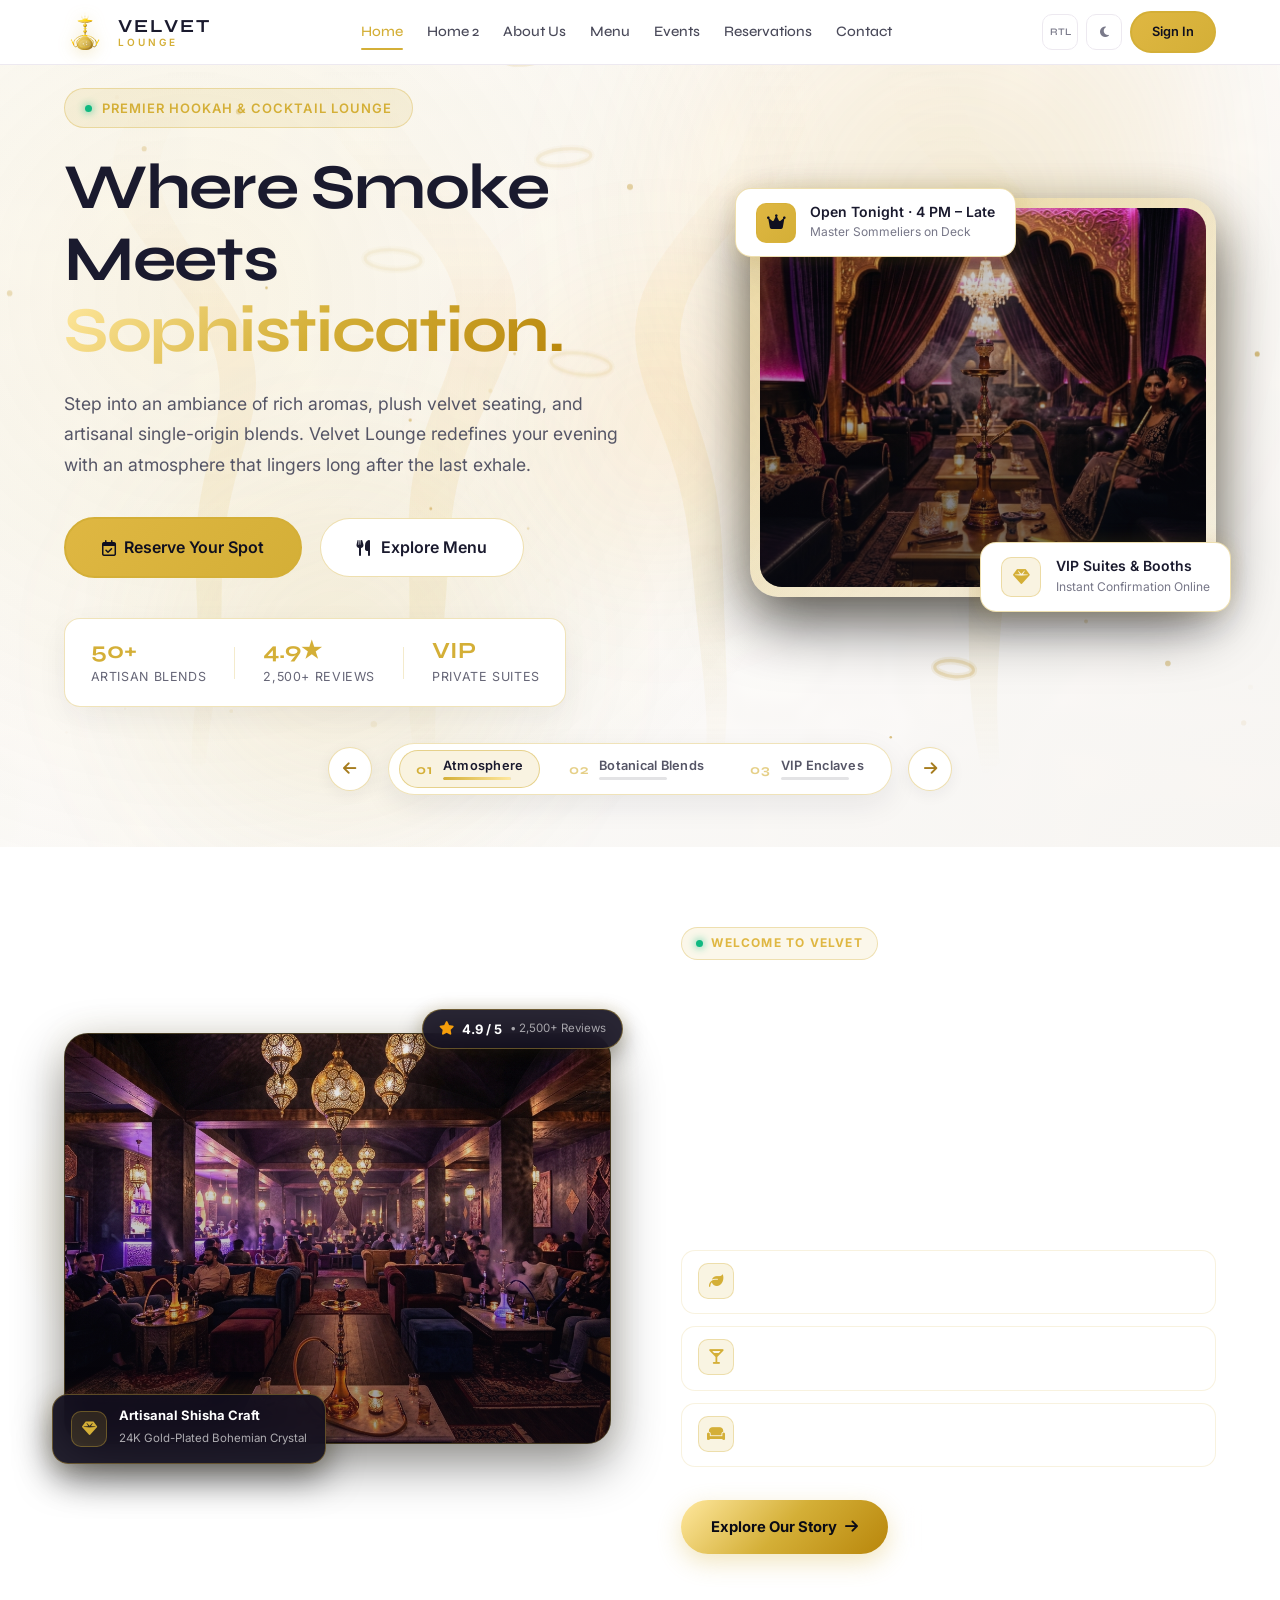
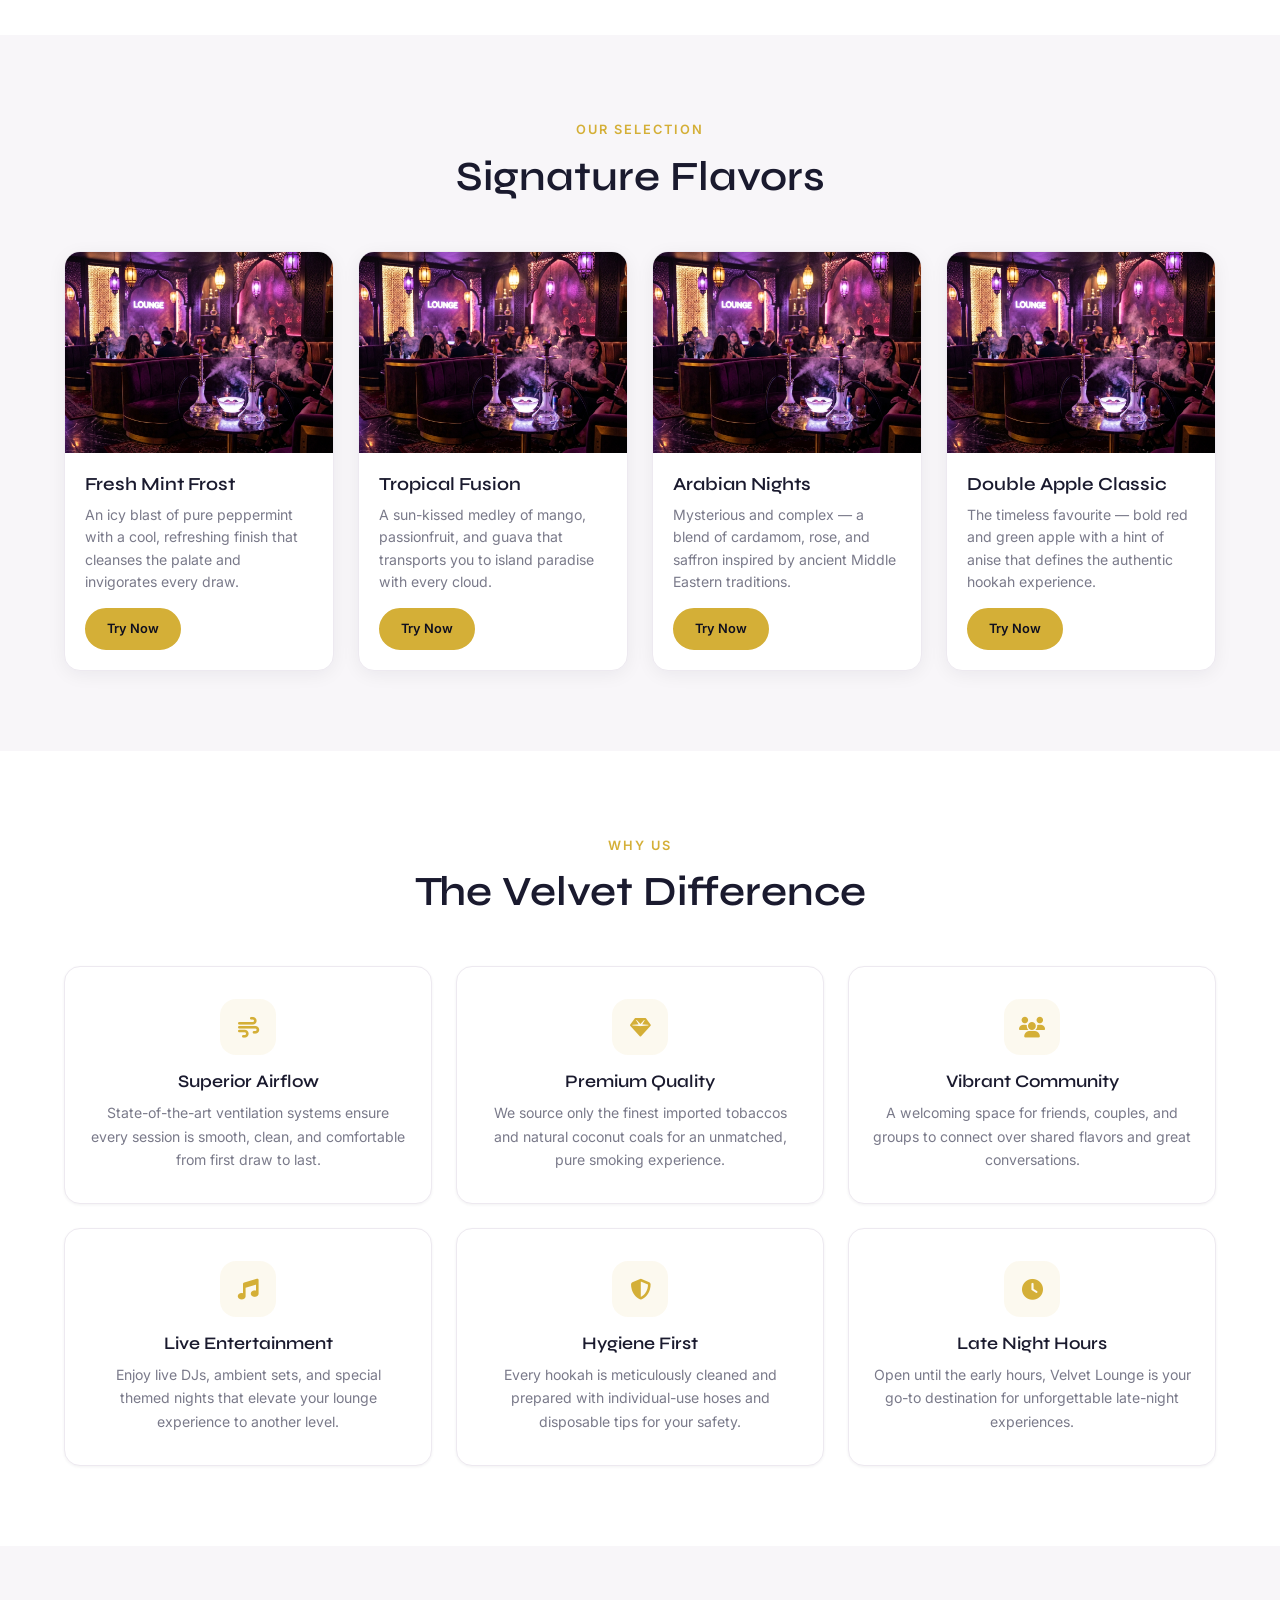
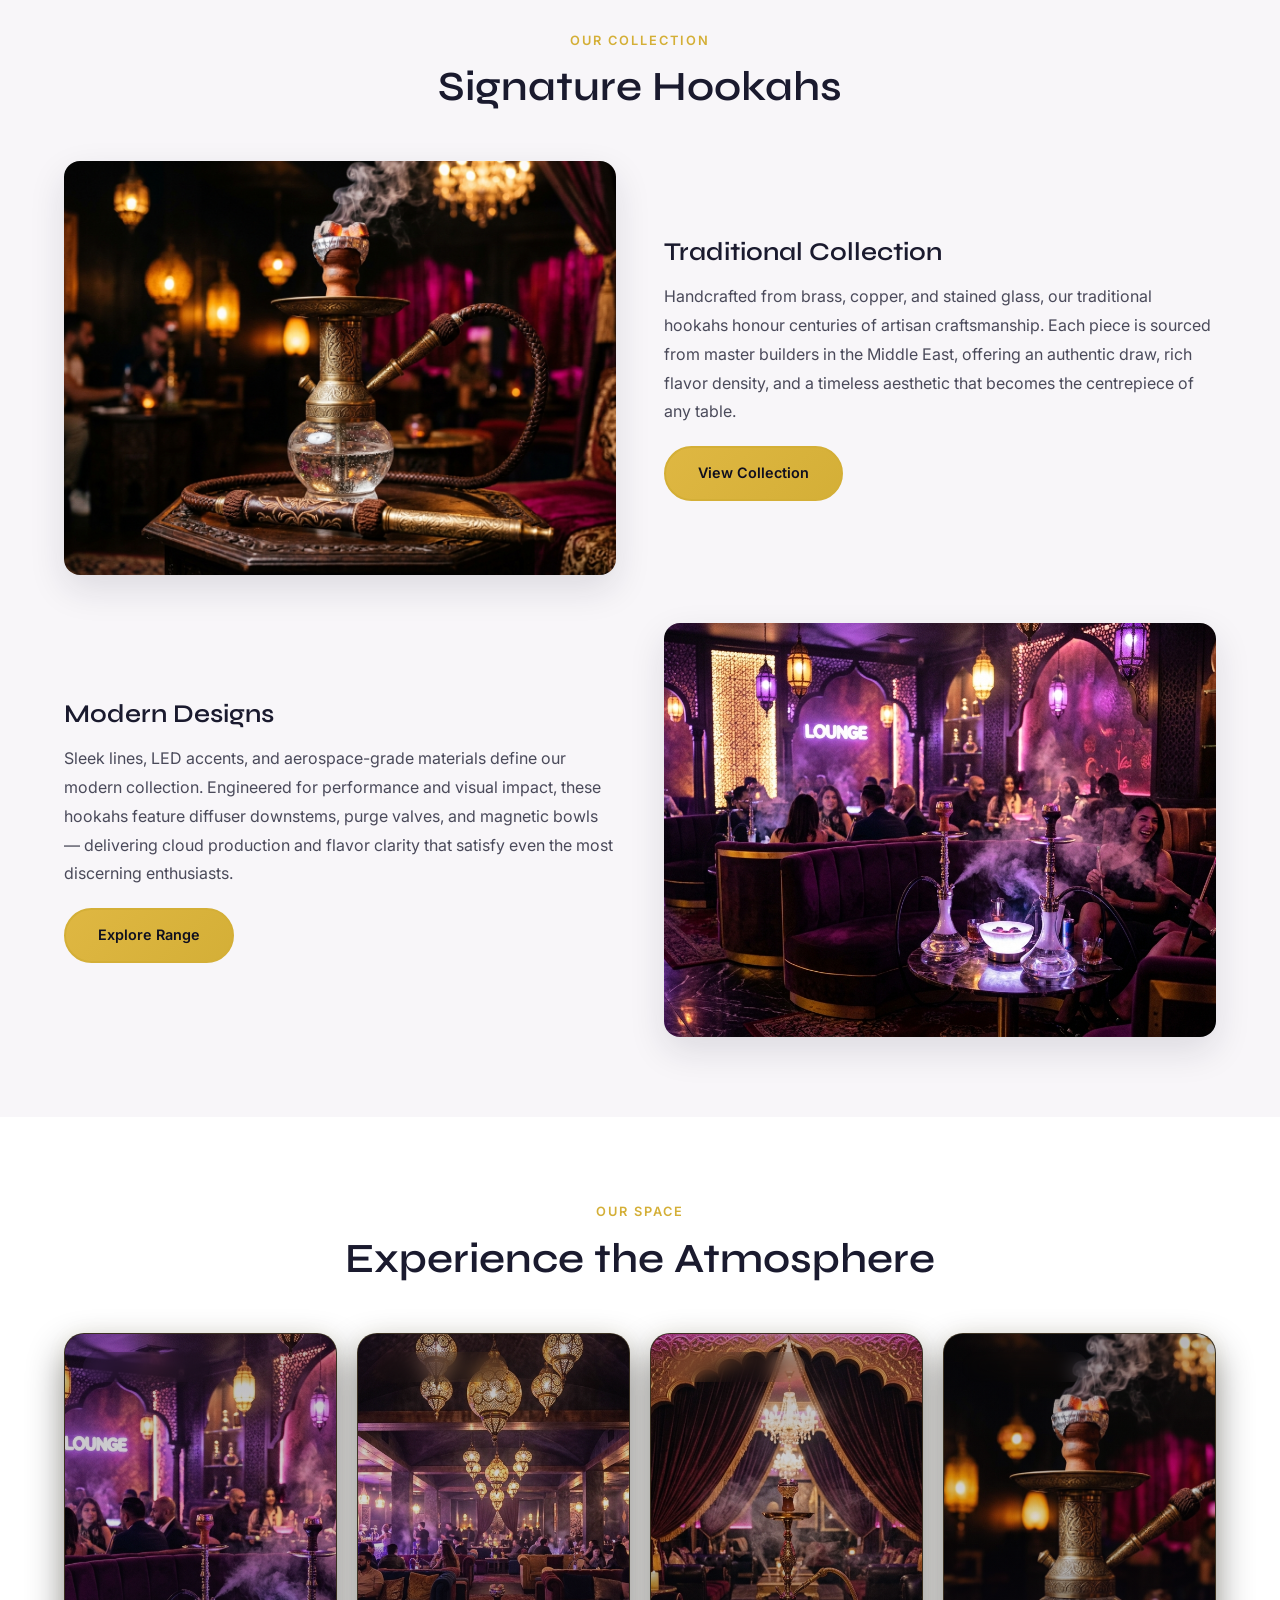
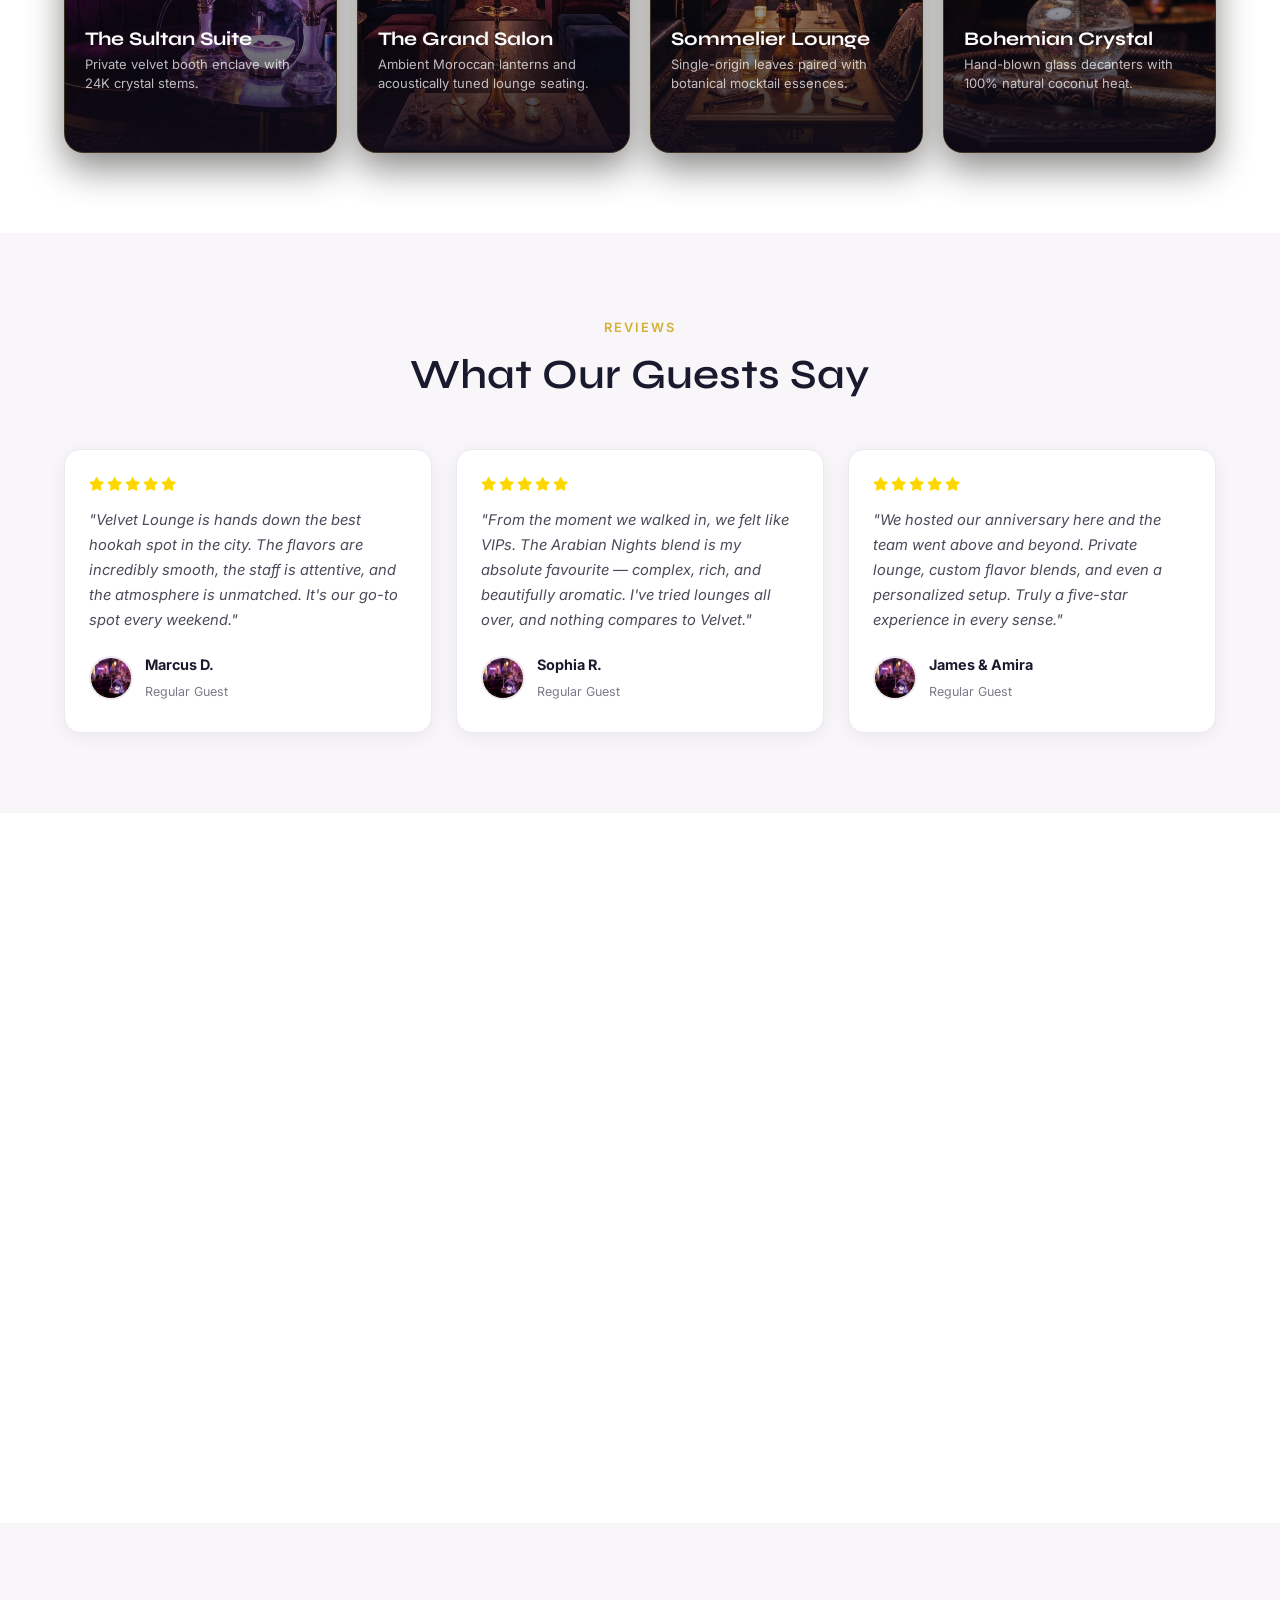
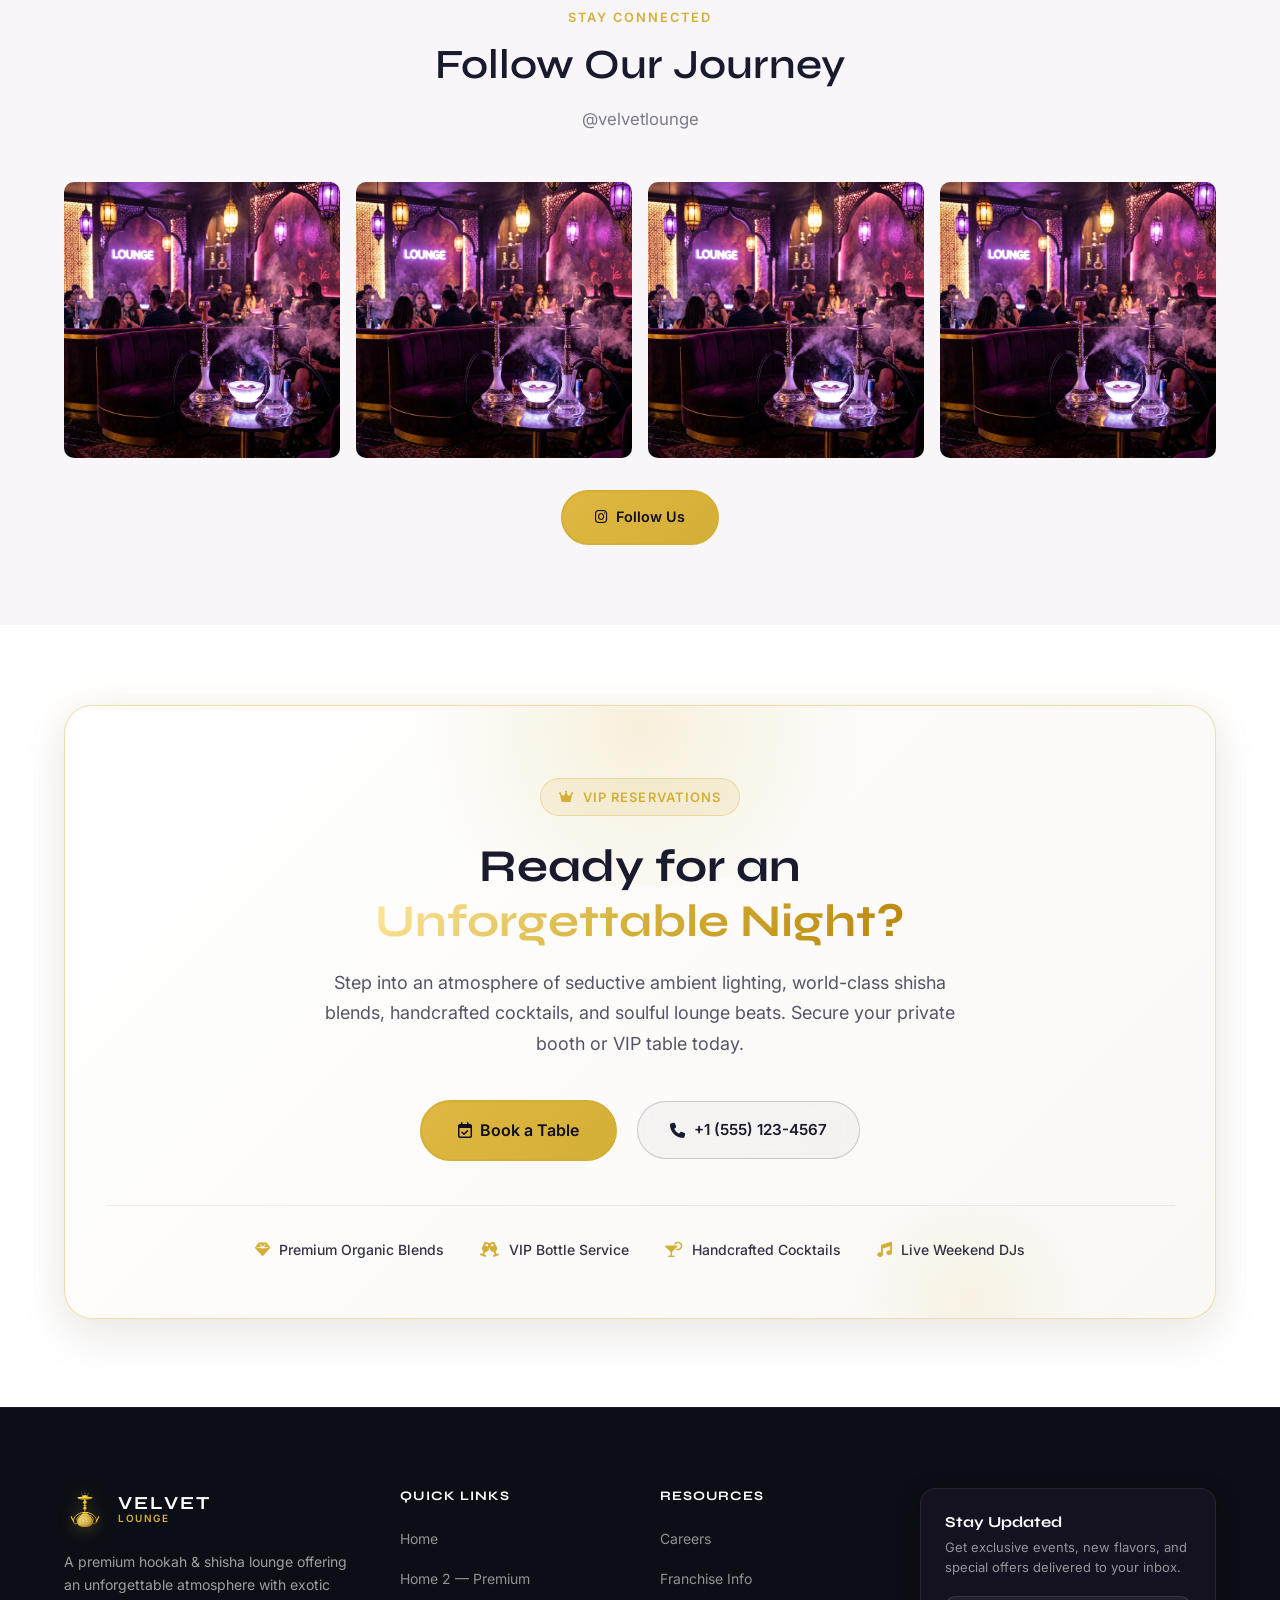
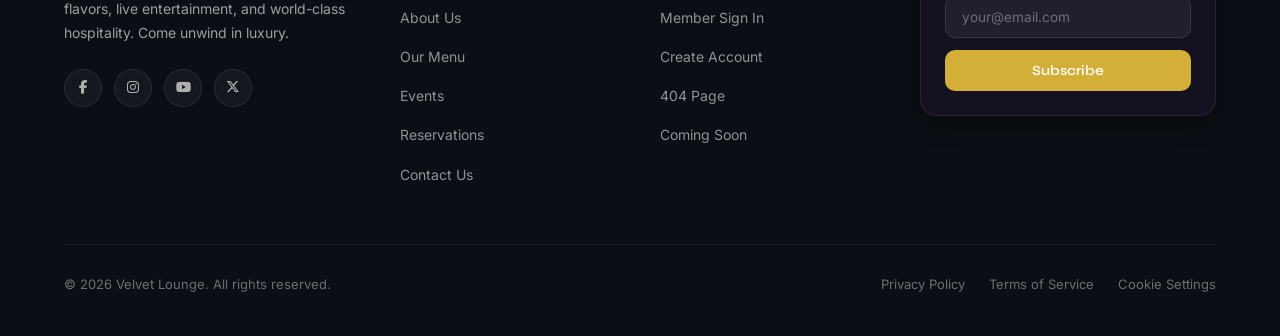
<file: index.html>
<!DOCTYPE html>
<html lang="en">
<head>
  <meta charset="UTF-8">
  <meta name="viewport" content="width=device-width, initial-scale=1.0">
  <meta name="description" content="Velvet Lounge — A premium hookah and shisha experience. Immerse yourself in exotic flavors, ambient atmosphere, and unforgettable nights in our upscale lounge.">
  <title>Velvet Lounge — Hookah &amp; Shisha Experience</title>
  <link rel="icon" type="image/svg+xml" href="favicon.svg">
  <link rel="preconnect" href="https://fonts.googleapis.com">
  <link rel="preconnect" href="https://fonts.gstatic.com" crossorigin>
  <link href="https://fonts.googleapis.com/css2?family=Inter:wght@300;400;500;600;700&family=Syne:wght@500;600;700;800&display=swap" rel="stylesheet">
  <link rel="stylesheet" href="https://cdnjs.cloudflare.com/ajax/libs/font-awesome/6.5.1/css/all.min.css">
  <link rel="stylesheet" href="style.css">
</head>
<body>

  <!-- Navbar -->
  <div id="navbar-placeholder"></div>

  <!-- ========== 1. HERO SECTION ========== -->
  <section class="hero-section" id="hero">
    <div class="hero-bg-layer" style="background-image: url('assets/images/hero-main.jpg');"></div>
    <div class="hero-overlay-gradient"></div>

    <!-- Thematic Home Hero Ambiance (Sinuous Smoke Streams & Shisha Smoke Rings) -->
    <div class="hero-home-ambiance" aria-hidden="true">
      <div class="home-chandelier-sheen"></div>
      <div class="home-velvet-aurora"></div>
      <div class="home-gold-aurora"></div>
      <canvas id="home-smoke-canvas" class="home-smoke-canvas"></canvas>
    </div>

    <div class="container">
      <div class="hero-carousel-container" aria-live="polite">
        
        <!-- ================= SLIDE 1: Atmosphere ================= -->
        <div class="hero-slide active" id="hero-slide-1" data-slide-index="0" role="tabpanel" aria-label="Slide 1 of 3: Lounge Atmosphere">
          <div class="hero-split-grid">
            
            <!-- Left Column: Narrative, CTAs & Social Proof -->
            <div class="hero-col-content fade-up">
              <div class="hero-badge">
                <span class="pulse-dot"></span>
                <span>Premier Hookah &amp; Cocktail Lounge</span>
              </div>

              <h1 class="hero-title">
                Where Smoke Meets<br>
                <span class="text-gold">Sophistication.</span>
              </h1>

              <p class="hero-lead-text">
                Step into an ambiance of rich aromas, plush velvet seating, and artisanal single-origin blends. Velvet Lounge redefines your evening with an atmosphere that lingers long after the last exhale.
              </p>

              <div class="hero-ctas">
                <a href="reservations.html" class="btn btn-primary btn-lg">
                  <i class="fa-regular fa-calendar-check"></i> Reserve Your Spot
                </a>
                <a href="menu.html" class="btn btn-hero-glass btn-lg">
                  <i class="fa-solid fa-utensils"></i> Explore Menu
                </a>
              </div>

              <!-- Hero Highlights / Social Proof Strip -->
              <div class="hero-highlights">
                <div class="hero-highlight-item">
                  <span class="highlight-val">50+</span>
                  <span class="highlight-lbl">Artisan Blends</span>
                </div>
                <div class="hero-highlight-sep"></div>
                <div class="hero-highlight-item">
                  <span class="highlight-val">4.9★</span>
                  <span class="highlight-lbl">2,500+ Reviews</span>
                </div>
                <div class="hero-highlight-sep"></div>
                <div class="hero-highlight-item">
                  <span class="highlight-val">VIP</span>
                  <span class="highlight-lbl">Private Suites</span>
                </div>
              </div>
            </div>

            <!-- Right Column: Visual Stage with Floating Luxury Cards -->
            <div class="hero-col-visual fade-up">
              <div class="hero-visual-card">
                <div class="hero-visual-img-wrap">
                  <img src="assets/images/hero-premium.jpg" alt="Velvet Lounge Luxury Ambiance">
                  <div class="hero-img-gradient"></div>
                </div>

                <!-- Floating Card Top: Tonight's Status -->
                <div class="hero-floating-card float-top">
                  <div class="float-icon gold-icon">
                    <i class="fa-solid fa-crown"></i>
                  </div>
                  <div class="float-info">
                    <strong>Open Tonight · 4 PM – Late</strong>
                    <span>Master Sommeliers on Deck</span>
                  </div>
                </div>

                <!-- Floating Card Bottom: VIP Table Hold -->
                <div class="hero-floating-card float-bottom">
                  <div class="float-icon">
                    <i class="fa-solid fa-gem"></i>
                  </div>
                  <div class="float-info">
                    <strong>VIP Suites &amp; Booths</strong>
                    <span>Instant Confirmation Online</span>
                  </div>
                </div>
              </div>
            </div>

          </div>
        </div>

        <!-- ================= SLIDE 2: Botanical Mixology ================= -->
        <div class="hero-slide" id="hero-slide-2" data-slide-index="1" role="tabpanel" aria-label="Slide 2 of 3: Handcrafted Botanical Mixology" aria-hidden="true">
          <div class="hero-split-grid">
            
            <!-- Left Column: Narrative, CTAs & Social Proof -->
            <div class="hero-col-content">
              <div class="hero-badge">
                <span class="pulse-dot"></span>
                <span>Handcrafted Botanical Mixology</span>
              </div>

              <h2 class="hero-title">
                Curated Flavors,<br>
                <span class="text-gold">Pure Opulence.</span>
              </h2>

              <p class="hero-lead-text">
                Immerse your senses in hand-blown Bohemian crystal, zero-chemical coconut coals, and signature infusions crafted from single-origin tobacco leaves and Madagascar vanilla fruit extracts.
              </p>

              <div class="hero-ctas">
                <a href="menu.html" class="btn btn-primary btn-lg">
                  <i class="fa-solid fa-fire-flame-curved"></i> Discover Blends
                </a>
                <a href="about.html" class="btn btn-hero-glass btn-lg">
                  <i class="fa-solid fa-compass"></i> Our Heritage
                </a>
              </div>

              <!-- Hero Highlights / Social Proof Strip -->
              <div class="hero-highlights">
                <div class="hero-highlight-item">
                  <span class="highlight-val">100%</span>
                  <span class="highlight-lbl">Organic Coals</span>
                </div>
                <div class="hero-highlight-sep"></div>
                <div class="hero-highlight-item">
                  <span class="highlight-val">30+</span>
                  <span class="highlight-lbl">Botanical Elixirs</span>
                </div>
                <div class="hero-highlight-sep"></div>
                <div class="hero-highlight-item">
                  <span class="highlight-val">Est.</span>
                  <span class="highlight-lbl">2018 Craft Heritage</span>
                </div>
              </div>
            </div>

            <!-- Right Column: Visual Stage with Floating Luxury Cards -->
            <div class="hero-col-visual">
              <div class="hero-visual-card">
                <div class="hero-visual-img-wrap">
                  <img src="assets/images/lounge-interior.jpg" alt="Handcrafted Botanical Shisha & Cocktails">
                  <div class="hero-img-gradient"></div>
                </div>

                <!-- Floating Card Top: Artisan Mixology -->
                <div class="hero-floating-card float-top">
                  <div class="float-icon gold-icon">
                    <i class="fa-solid fa-martini-glass-citrus"></i>
                  </div>
                  <div class="float-info">
                    <strong>Artisan Mixology</strong>
                    <span>Craft Tableside Infusions</span>
                  </div>
                </div>

                <!-- Floating Card Bottom: Pure Organic Flavors -->
                <div class="hero-floating-card float-bottom">
                  <div class="float-icon">
                    <i class="fa-solid fa-leaf"></i>
                  </div>
                  <div class="float-info">
                    <strong>Zero Chemical Coals</strong>
                    <span>Pure Natural Taste</span>
                  </div>
                </div>
              </div>
            </div>

          </div>
        </div>

        <!-- ================= SLIDE 3: VIP Enclaves ================= -->
        <div class="hero-slide" id="hero-slide-3" data-slide-index="2" role="tabpanel" aria-label="Slide 3 of 3: Private Enclaves & VIP Nightlife" aria-hidden="true">
          <div class="hero-split-grid">
            
            <!-- Left Column: Narrative, CTAs & Social Proof -->
            <div class="hero-col-content">
              <div class="hero-badge">
                <span class="pulse-dot"></span>
                <span>Private Enclaves &amp; VIP Nightlife</span>
              </div>

              <h2 class="hero-title">
                An Intimate Haven<br>
                <span class="text-gold">Of Velvet &amp; Gold.</span>
              </h2>

              <p class="hero-lead-text">
                From secluded VIP curtained booths with dedicated tableside service to soulful weekend DJ sessions and acoustic melodies — every evening is orchestrated exclusively for our guests.
              </p>

              <div class="hero-ctas">
                <a href="reservations.html" class="btn btn-primary btn-lg">
                  <i class="fa-solid fa-crown"></i> Book VIP Suite
                </a>
                <a href="events.html" class="btn btn-hero-glass btn-lg">
                  <i class="fa-solid fa-calendar-days"></i> Upcoming Events
                </a>
              </div>

              <!-- Hero Highlights / Social Proof Strip -->
              <div class="hero-highlights">
                <div class="hero-highlight-item">
                  <span class="highlight-val">6</span>
                  <span class="highlight-lbl">VIP Private Suites</span>
                </div>
                <div class="hero-highlight-sep"></div>
                <div class="hero-highlight-item">
                  <span class="highlight-val">100%</span>
                  <span class="highlight-lbl">Air Purification</span>
                </div>
                <div class="hero-highlight-sep"></div>
                <div class="hero-highlight-item">
                  <span class="highlight-val">Live</span>
                  <span class="highlight-lbl">Weekend DJs &amp; Oud</span>
                </div>
              </div>
            </div>

            <!-- Right Column: Visual Stage with Floating Luxury Cards -->
            <div class="hero-col-visual">
              <div class="hero-visual-card">
                <div class="hero-visual-img-wrap">
                  <img src="assets/images/vip-experience.jpg" alt="Velvet Lounge VIP Suite & Exclusive Booths">
                  <div class="hero-img-gradient"></div>
                </div>

                <!-- Floating Card Top: Live Weekend Sessions -->
                <div class="hero-floating-card float-top">
                  <div class="float-icon gold-icon">
                    <i class="fa-solid fa-music"></i>
                  </div>
                  <div class="float-info">
                    <strong>Live Weekend Sessions</strong>
                    <span>Soulful Grooves &amp; Acoustic Oud</span>
                  </div>
                </div>

                <!-- Floating Card Bottom: Private Buyouts -->
                <div class="hero-floating-card float-bottom">
                  <div class="float-icon">
                    <i class="fa-solid fa-key"></i>
                  </div>
                  <div class="float-info">
                    <strong>Private Buyouts</strong>
                    <span>Events for 10–150 Guests</span>
                  </div>
                </div>
              </div>
            </div>

          </div>
        </div>

      </div>

      <!-- Hero Carousel Controls (5s progress bar, dots & arrows) -->
      <div class="hero-carousel-controls">
        <button type="button" class="hero-nav-arrow hero-prev-btn" aria-label="Previous Slide">
          <i class="fa-solid fa-arrow-left"></i>
        </button>
        
        <div class="hero-slider-nav" role="tablist" aria-label="Hero Carousel Navigation">
          <button type="button" class="hero-slider-dot active" data-slide="0" role="tab" aria-selected="true" aria-label="Slide 1: Atmosphere">
            <span class="dot-num">01</span>
            <span class="dot-text">
              <span class="dot-name">Atmosphere</span>
              <span class="dot-progress-wrap"><span class="dot-progress-bar"></span></span>
            </span>
          </button>
          <button type="button" class="hero-slider-dot" data-slide="1" role="tab" aria-selected="false" aria-label="Slide 2: Botanical Blends">
            <span class="dot-num">02</span>
            <span class="dot-text">
              <span class="dot-name">Botanical Blends</span>
              <span class="dot-progress-wrap"><span class="dot-progress-bar"></span></span>
            </span>
          </button>
          <button type="button" class="hero-slider-dot" data-slide="2" role="tab" aria-selected="false" aria-label="Slide 3: VIP Enclaves">
            <span class="dot-num">03</span>
            <span class="dot-text">
              <span class="dot-name">VIP Enclaves</span>
              <span class="dot-progress-wrap"><span class="dot-progress-bar"></span></span>
            </span>
          </button>
        </div>

        <button type="button" class="hero-nav-arrow hero-next-btn" aria-label="Next Slide">
          <i class="fa-solid fa-arrow-right"></i>
        </button>
      </div>

    </div>
  </section>

  <!-- ========== 2. WELCOME / ABOUT INTRO ========== -->
  <section class="section" id="about-intro">
    <div class="container">
      <div class="about-intro-grid">
        
        <!-- Left: Layered Interactive Visual Frame -->
        <div class="welcome-visual-wrap fade-up slide-left">
          <!-- Top Floating Rating Pill -->
          <div class="welcome-float-rating">
            <i class="fa-solid fa-star"></i>
            <strong>4.9 / 5</strong>
            <span class="rating-sub">&bull; 2,500+ Reviews</span>
          </div>

          <!-- Main Image Card with Glass Border & Shine Effect -->
          <div class="welcome-img-card">
            <img src="assets/images/lounge-interior.jpg" alt="Velvet Lounge Interior — atmospheric seating and ambient lighting">
          </div>

          <!-- Bottom Floating Craft Badge -->
          <div class="welcome-float-craft">
            <div class="craft-badge-icon">
              <i class="fa-solid fa-gem"></i>
            </div>
            <div class="craft-badge-text">
              <strong>Artisanal Shisha Craft</strong>
              <span>24K Gold-Plated Bohemian Crystal</span>
            </div>
          </div>
        </div>

        <!-- Right: Narrative, Micro-Perk Highlights & Dual CTAs -->
        <div class="welcome-intro-text fade-up slide-right">
          <div class="welcome-pill-badge">
            <span class="welcome-pulse-dot"></span>
            <span>Welcome to Velvet</span>
          </div>

          <h2 class="welcome-heading">
            A Sanctuary of <span class="text-gold-gradient">Flavor &amp; Relaxation</span>
          </h2>

          <p class="welcome-lead-text">
            Born from a passion for the art of shisha, Velvet Lounge elevates social smoking into an exquisite modern ritual. Every detail — from single-origin leaves to ambient lighting — is curated to awaken your senses.
          </p>

          <!-- 3 Interactive Perk Cards -->
          <div class="welcome-perks-stack">
            <!-- Perk 1 -->
            <div class="welcome-perk-item">
              <div class="welcome-perk-icon">
                <i class="fa-solid fa-leaf"></i>
              </div>
              <div class="welcome-perk-content">
                <h4>100% Organic Coconut Coals</h4>
                <p>Zero chemical additives for pure, clean, velvety smoke sessions.</p>
              </div>
            </div>

            <!-- Perk 2 -->
            <div class="welcome-perk-item">
              <div class="welcome-perk-icon">
                <i class="fa-solid fa-martini-glass"></i>
              </div>
              <div class="welcome-perk-content">
                <h4>Botanical Mixology Pairings</h4>
                <p>Master sommeliers craft signature mocktails tailored to your flavor profile.</p>
              </div>
            </div>

            <!-- Perk 3 -->
            <div class="welcome-perk-item">
              <div class="welcome-perk-icon">
                <i class="fa-solid fa-couch"></i>
              </div>
              <div class="welcome-perk-content">
                <h4>Private Acoustic Sanctuary</h4>
                <p>Acoustically tuned plush velvet suites designed for effortless intimacy.</p>
              </div>
            </div>
          </div>

          <!-- Action CTAs -->
          <div class="welcome-actions-row">
            <a href="about.html" class="btn-welcome-primary">
              <span>Explore Our Story</span>
              <i class="fa-solid fa-arrow-right"></i>
            </a>
            <a href="reservations.html" class="btn-welcome-outline">
              <i class="fa-regular fa-calendar-check"></i>
              <span>Reserve a Table</span>
            </a>
          </div>

        </div>

      </div>
    </div>
  </section>

  <!-- ========== 3. FEATURED FLAVORS ========== -->
  <section class="section-alt" id="featured-flavors">
    <div class="container">
      <div class="section-header fade-up">
        <span class="section-label">Our Selection</span>
        <h2 class="section-heading">Signature Flavors</h2>
      </div>
      <div class="flavors-grid fade-up">
        <!-- Flavor 1 -->
        <div class="flavor-card">
          <div class="flavor-card-image">
            <img src="assets/images/flavor-mint.jpg" alt="Fresh Mint Frost hookah flavor">
          </div>
          <div class="flavor-card-body">
            <h3 class="flavor-card-title">Fresh Mint Frost</h3>
            <p class="flavor-card-desc">An icy blast of pure peppermint with a cool, refreshing finish that cleanses the palate and invigorates every draw.</p>
            <a href="menu.html" class="btn btn-small">Try Now</a>
          </div>
        </div>
        <!-- Flavor 2 -->
        <div class="flavor-card">
          <div class="flavor-card-image">
            <img src="assets/images/flavor-fruit.jpg" alt="Tropical Fusion hookah flavor">
          </div>
          <div class="flavor-card-body">
            <h3 class="flavor-card-title">Tropical Fusion</h3>
            <p class="flavor-card-desc">A sun-kissed medley of mango, passionfruit, and guava that transports you to island paradise with every cloud.</p>
            <a href="menu.html" class="btn btn-small">Try Now</a>
          </div>
        </div>
        <!-- Flavor 3 -->
        <div class="flavor-card">
          <div class="flavor-card-image">
            <img src="assets/images/flavor-exotic.jpg" alt="Arabian Nights hookah flavor">
          </div>
          <div class="flavor-card-body">
            <h3 class="flavor-card-title">Arabian Nights</h3>
            <p class="flavor-card-desc">Mysterious and complex — a blend of cardamom, rose, and saffron inspired by ancient Middle Eastern traditions.</p>
            <a href="menu.html" class="btn btn-small">Try Now</a>
          </div>
        </div>
        <!-- Flavor 4 -->
        <div class="flavor-card">
          <div class="flavor-card-image">
            <img src="assets/images/flavor-classic.jpg" alt="Double Apple Classic hookah flavor">
          </div>
          <div class="flavor-card-body">
            <h3 class="flavor-card-title">Double Apple Classic</h3>
            <p class="flavor-card-desc">The timeless favourite — bold red and green apple with a hint of anise that defines the authentic hookah experience.</p>
            <a href="menu.html" class="btn btn-small">Try Now</a>
          </div>
        </div>
      </div>
    </div>
  </section>

  <!-- ========== 4. WHY CHOOSE US ========== -->
  <section class="section" id="why-choose-us">
    <div class="container">
      <div class="section-header fade-up">
        <span class="section-label">Why Us</span>
        <h2 class="section-heading">The Velvet Difference</h2>
      </div>
      <div class="features-grid fade-up">
        <!-- Feature 1 -->
        <div class="feature-card">
          <div class="feature-icon">
            <i class="fa-solid fa-wind"></i>
          </div>
          <h3 class="feature-title">Superior Airflow</h3>
          <p class="feature-desc">State-of-the-art ventilation systems ensure every session is smooth, clean, and comfortable from first draw to last.</p>
        </div>
        <!-- Feature 2 -->
        <div class="feature-card">
          <div class="feature-icon">
            <i class="fa-solid fa-gem"></i>
          </div>
          <h3 class="feature-title">Premium Quality</h3>
          <p class="feature-desc">We source only the finest imported tobaccos and natural coconut coals for an unmatched, pure smoking experience.</p>
        </div>
        <!-- Feature 3 -->
        <div class="feature-card">
          <div class="feature-icon">
            <i class="fa-solid fa-users"></i>
          </div>
          <h3 class="feature-title">Vibrant Community</h3>
          <p class="feature-desc">A welcoming space for friends, couples, and groups to connect over shared flavors and great conversations.</p>
        </div>
        <!-- Feature 4 -->
        <div class="feature-card">
          <div class="feature-icon">
            <i class="fa-solid fa-music"></i>
          </div>
          <h3 class="feature-title">Live Entertainment</h3>
          <p class="feature-desc">Enjoy live DJs, ambient sets, and special themed nights that elevate your lounge experience to another level.</p>
        </div>
        <!-- Feature 5 -->
        <div class="feature-card">
          <div class="feature-icon">
            <i class="fa-solid fa-shield-halved"></i>
          </div>
          <h3 class="feature-title">Hygiene First</h3>
          <p class="feature-desc">Every hookah is meticulously cleaned and prepared with individual-use hoses and disposable tips for your safety.</p>
        </div>
        <!-- Feature 6 -->
        <div class="feature-card">
          <div class="feature-icon">
            <i class="fa-solid fa-clock"></i>
          </div>
          <h3 class="feature-title">Late Night Hours</h3>
          <p class="feature-desc">Open until the early hours, Velvet Lounge is your go-to destination for unforgettable late-night experiences.</p>
        </div>
      </div>
    </div>
  </section>

  <!-- ========== 5. SIGNATURE HOOKAHS SHOWCASE ========== -->
  <section class="section-alt" id="hookah-showcase">
    <div class="container">
      <div class="section-header fade-up">
        <span class="section-label">Our Collection</span>
        <h2 class="section-heading">Signature Hookahs</h2>
      </div>
      <!-- Showcase Item 1: Image Left, Text Right -->
      <div class="showcase-row fade-up">
        <div class="showcase-image">
          <img src="assets/images/hookah-traditional.jpg" alt="Traditional hookah collection at Velvet Lounge">
        </div>
        <div class="showcase-text">
          <h3 class="showcase-title">Traditional Collection</h3>
          <p>Handcrafted from brass, copper, and stained glass, our traditional hookahs honour centuries of artisan craftsmanship. Each piece is sourced from master builders in the Middle East, offering an authentic draw, rich flavor density, and a timeless aesthetic that becomes the centrepiece of any table.</p>
          <a href="menu.html" class="btn btn-primary">View Collection</a>
        </div>
      </div>
      <!-- Showcase Item 2: Text Left, Image Right -->
      <div class="showcase-row showcase-row-reverse fade-up">
        <div class="showcase-image">
          <img src="assets/images/hookah-modern.jpg" alt="Modern hookah designs at Velvet Lounge">
        </div>
        <div class="showcase-text">
          <h3 class="showcase-title">Modern Designs</h3>
          <p>Sleek lines, LED accents, and aerospace-grade materials define our modern collection. Engineered for performance and visual impact, these hookahs feature diffuser downstems, purge valves, and magnetic bowls — delivering cloud production and flavor clarity that satisfy even the most discerning enthusiasts.</p>
          <a href="menu.html" class="btn btn-primary">Explore Range</a>
        </div>
      </div>
    </div>
  </section>

  <!-- ========== 6. GALLERY / ATMOSPHERE ========== -->
  <section class="section" id="gallery">
    <div class="container">
      <div class="section-header fade-up">
        <span class="section-label">Our Space</span>
        <h2 class="section-heading">Experience the Atmosphere</h2>
      </div>
      <div class="gallery-strips-grid fade-up">
        
        <!-- Strip 1: VIP Sanctuary -->
        <div class="gallery-strip-card">
          <img src="assets/images/vip-experience.jpg" alt="VIP Velvet Lounge Sanctuary" class="gallery-strip-img" loading="lazy">
          <div class="gallery-strip-gradient"></div>
          <span class="gallery-strip-tag">VIP Sanctuary</span>
          <div class="gallery-strip-content">
            <h3 class="gallery-strip-title">The Sultan Suite</h3>
            <p class="gallery-strip-desc">Private velvet booth enclave with 24K crystal stems.</p>
            <span class="gallery-strip-arrow">Explore Suite <i class="fa-solid fa-arrow-right"></i></span>
          </div>
        </div>

        <!-- Strip 2: Main Atelier -->
        <div class="gallery-strip-card">
          <img src="assets/images/lounge-interior.jpg" alt="Grand Lounge Interior" class="gallery-strip-img" loading="lazy">
          <div class="gallery-strip-gradient"></div>
          <span class="gallery-strip-tag">The Sanctuary</span>
          <div class="gallery-strip-content">
            <h3 class="gallery-strip-title">The Grand Salon</h3>
            <p class="gallery-strip-desc">Ambient Moroccan lanterns and acoustically tuned lounge seating.</p>
            <span class="gallery-strip-arrow">View Gallery <i class="fa-solid fa-arrow-right"></i></span>
          </div>
        </div>

        <!-- Strip 3: Exclusive Pairings -->
        <div class="gallery-strip-card">
          <img src="assets/images/hero-premium.jpg" alt="Sommelier Pairings and Hookah" class="gallery-strip-img" loading="lazy">
          <div class="gallery-strip-gradient"></div>
          <span class="gallery-strip-tag">Curated Blends</span>
          <div class="gallery-strip-content">
            <h3 class="gallery-strip-title">Sommelier Lounge</h3>
            <p class="gallery-strip-desc">Single-origin leaves paired with botanical mocktail essences.</p>
            <span class="gallery-strip-arrow">Explore Menu <i class="fa-solid fa-arrow-right"></i></span>
          </div>
        </div>

        <!-- Strip 4: Artisan Craft -->
        <div class="gallery-strip-card">
          <img src="assets/images/hookah-traditional.jpg" alt="Bohemian Handcrafted Crystal Hookah" class="gallery-strip-img" loading="lazy">
          <div class="gallery-strip-gradient"></div>
          <span class="gallery-strip-tag">Artisan Stems</span>
          <div class="gallery-strip-content">
            <h3 class="gallery-strip-title">Bohemian Crystal</h3>
            <p class="gallery-strip-desc">Hand-blown glass decanters with 100% natural coconut heat.</p>
            <span class="gallery-strip-arrow">Learn Craft <i class="fa-solid fa-arrow-right"></i></span>
          </div>
        </div>

      </div>
    </div>
  </section>

  <!-- ========== 7. TESTIMONIALS ========== -->
  <section class="section-alt" id="testimonials">
    <div class="container">
      <div class="section-header fade-up">
        <span class="section-label">Reviews</span>
        <h2 class="section-heading">What Our Guests Say</h2>
      </div>
      <div class="testimonials-grid fade-up">
        <!-- Testimonial 1 -->
        <div class="testimonial-card">
          <div class="testimonial-stars">
            <i class="fa-solid fa-star"></i>
            <i class="fa-solid fa-star"></i>
            <i class="fa-solid fa-star"></i>
            <i class="fa-solid fa-star"></i>
            <i class="fa-solid fa-star"></i>
          </div>
          <p class="testimonial-quote">"Velvet Lounge is hands down the best hookah spot in the city. The flavors are incredibly smooth, the staff is attentive, and the atmosphere is unmatched. It's our go-to spot every weekend."</p>
          <div class="testimonial-author">
            <div class="testimonial-avatar">
              <img src="assets/images/team-member-1.jpg" alt="Marcus D.">
            </div>
            <div class="testimonial-info">
              <strong class="testimonial-name">Marcus D.</strong>
              <span class="testimonial-role">Regular Guest</span>
            </div>
          </div>
        </div>
        <!-- Testimonial 2 -->
        <div class="testimonial-card">
          <div class="testimonial-stars">
            <i class="fa-solid fa-star"></i>
            <i class="fa-solid fa-star"></i>
            <i class="fa-solid fa-star"></i>
            <i class="fa-solid fa-star"></i>
            <i class="fa-solid fa-star"></i>
          </div>
          <p class="testimonial-quote">"From the moment we walked in, we felt like VIPs. The Arabian Nights blend is my absolute favourite — complex, rich, and beautifully aromatic. I've tried lounges all over, and nothing compares to Velvet."</p>
          <div class="testimonial-author">
            <div class="testimonial-avatar">
              <img src="assets/images/team-member-2.jpg" alt="Sophia R.">
            </div>
            <div class="testimonial-info">
              <strong class="testimonial-name">Sophia R.</strong>
              <span class="testimonial-role">Regular Guest</span>
            </div>
          </div>
        </div>
        <!-- Testimonial 3 -->
        <div class="testimonial-card">
          <div class="testimonial-stars">
            <i class="fa-solid fa-star"></i>
            <i class="fa-solid fa-star"></i>
            <i class="fa-solid fa-star"></i>
            <i class="fa-solid fa-star"></i>
            <i class="fa-solid fa-star"></i>
          </div>
          <p class="testimonial-quote">"We hosted our anniversary here and the team went above and beyond. Private lounge, custom flavor blends, and even a personalized setup. Truly a five-star experience in every sense."</p>
          <div class="testimonial-author">
            <div class="testimonial-avatar">
              <img src="assets/images/team-member-3.jpg" alt="James & Amira">
            </div>
            <div class="testimonial-info">
              <strong class="testimonial-name">James &amp; Amira</strong>
              <span class="testimonial-role">Regular Guest</span>
            </div>
          </div>
        </div>
      </div>
    </div>
  </section>

  <!-- ========== 8. FAQ SECTION ========== -->
  <section class="section" id="faq">
    <div class="container">
      <div class="section-header fade-up">
        <span class="section-label">Support</span>
        <h2 class="section-heading">Frequently Asked Questions</h2>
      </div>
      <div class="faq-container fade-up">
        <!-- FAQ 1 -->
        <div class="faq-item">
          <button class="faq-question" aria-expanded="false">
            <span>What flavors do you offer?</span>
            <i class="fa-solid fa-chevron-down"></i>
          </button>
          <div class="faq-answer">
            <p>We offer an extensive selection of over 50 premium hookah flavors, ranging from classic blends like Double Apple and Fresh Mint to exotic house specialties such as Arabian Nights and Tropical Fusion. Our mixologists can also create custom blends tailored to your preferences.</p>
          </div>
        </div>
        <!-- FAQ 2 -->
        <div class="faq-item">
          <button class="faq-question" aria-expanded="false">
            <span>Can we make reservations for large groups?</span>
            <i class="fa-solid fa-chevron-down"></i>
          </button>
          <div class="faq-answer">
            <p>Absolutely! We welcome groups of all sizes and offer dedicated VIP areas for larger parties. For groups of 10 or more, we recommend booking at least 48 hours in advance so we can arrange the perfect setup, including private hookahs, customised menus, and reserved seating.</p>
          </div>
        </div>
        <!-- FAQ 3 -->
        <div class="faq-item">
          <button class="faq-question" aria-expanded="false">
            <span>Is there an age requirement?</span>
            <i class="fa-solid fa-chevron-down"></i>
          </button>
          <div class="faq-answer">
            <p>Yes, all guests must be at least 21 years of age to enter the lounge and partake in hookah services. Valid government-issued photo identification is required upon entry. We strictly enforce this policy in compliance with local regulations.</p>
          </div>
        </div>
        <!-- FAQ 4 -->
        <div class="faq-item">
          <button class="faq-question" aria-expanded="false">
            <span>Do you serve food and drinks?</span>
            <i class="fa-solid fa-chevron-down"></i>
          </button>
          <div class="faq-answer">
            <p>Yes, our menu features a curated selection of Mediterranean-inspired small plates, premium teas, artisan coffees, fresh juices, and crafted mocktails. All items are designed to complement your hookah experience and enhance the flavors of your chosen blend.</p>
          </div>
        </div>
        <!-- FAQ 5 -->
        <div class="faq-item">
          <button class="faq-question" aria-expanded="false">
            <span>What are your operating hours?</span>
            <i class="fa-solid fa-chevron-down"></i>
          </button>
          <div class="faq-answer">
            <p>We are open Sunday through Thursday from 4:00 PM to 1:00 AM, and Friday through Saturday from 4:00 PM to 3:00 AM. On holidays and special event nights, hours may be extended — please check our events page or follow us on social media for the latest updates.</p>
          </div>
        </div>
        <!-- FAQ 6 -->
        <div class="faq-item">
          <button class="faq-question" aria-expanded="false">
            <span>Do you offer private lounge areas?</span>
            <i class="fa-solid fa-chevron-down"></i>
          </button>
          <div class="faq-answer">
            <p>Yes, we have several private and semi-private lounge areas that can be reserved for special occasions, corporate events, or intimate gatherings. Each private space comes equipped with its own sound system, dedicated staff, and a premium hookah setup. Contact us to discuss availability and packages.</p>
          </div>
        </div>
      </div>
    </div>
  </section>

  <!-- ========== 9. INSTAGRAM / SOCIAL FEED ========== -->
  <section class="section section-alt" id="social-feed">
    <div class="container">
      <div class="section-header fade-up">
        <span class="section-label">Stay Connected</span>
        <h2 class="section-heading">Follow Our Journey</h2>
        <p class="section-subtext">@velvetlounge</p>
      </div>
      <div class="social-grid fade-up">
        <a href="#" class="social-grid-item" target="_blank" rel="noopener noreferrer">
          <img src="assets/images/social-feed-1.jpg" alt="Velvet Lounge Instagram post 1">
          <div class="social-grid-overlay">
            <i class="fa-brands fa-instagram"></i>
          </div>
        </a>
        <a href="#" class="social-grid-item" target="_blank" rel="noopener noreferrer">
          <img src="assets/images/social-feed-2.jpg" alt="Velvet Lounge Instagram post 2">
          <div class="social-grid-overlay">
            <i class="fa-brands fa-instagram"></i>
          </div>
        </a>
        <a href="#" class="social-grid-item" target="_blank" rel="noopener noreferrer">
          <img src="assets/images/gallery-1.jpg" alt="Velvet Lounge Instagram post 3">
          <div class="social-grid-overlay">
            <i class="fa-brands fa-instagram"></i>
          </div>
        </a>
        <a href="#" class="social-grid-item" target="_blank" rel="noopener noreferrer">
          <img src="assets/images/gallery-4.jpg" alt="Velvet Lounge Instagram post 4">
          <div class="social-grid-overlay">
            <i class="fa-brands fa-instagram"></i>
          </div>
        </a>
      </div>
      <div class="social-cta fade-up">
        <a href="#" class="btn btn-primary" target="_blank" rel="noopener noreferrer"><i class="fa-brands fa-instagram"></i> Follow Us</a>
      </div>
    </div>
  </section>

  <!-- ========== 10. RESERVATION & EXPERIENCE CTA ========== -->
  <section class="cta-normal-section" id="reservation-cta">
    <div class="container">
      <div class="cta-normal-card fade-up">
        <div class="cta-normal-badge">
          <i class="fa-solid fa-crown"></i>
          <span>VIP Reservations</span>
        </div>
        <h2 class="cta-normal-title">Ready for an <span class="text-gold">Unforgettable Night?</span></h2>
        <p class="cta-normal-desc">Step into an atmosphere of seductive ambient lighting, world-class shisha blends, handcrafted cocktails, and soulful lounge beats. Secure your private booth or VIP table today.</p>
        <div class="cta-normal-actions">
          <a href="reservations.html" class="btn btn-primary btn-lg">
            <i class="fa-regular fa-calendar-check"></i> Book a Table
          </a>
          <a href="tel:+15551234567" class="btn btn-cta-outline btn-lg">
            <i class="fa-solid fa-phone"></i> +1 (555) 123-4567
          </a>
        </div>
        <div class="cta-normal-features">
          <span class="cta-normal-feature-item">
            <i class="fa-solid fa-gem"></i> Premium Organic Blends
          </span>
          <span class="cta-normal-feature-item">
            <i class="fa-solid fa-champagne-glasses"></i> VIP Bottle Service
          </span>
          <span class="cta-normal-feature-item">
            <i class="fa-solid fa-martini-glass-citrus"></i> Handcrafted Cocktails
          </span>
          <span class="cta-normal-feature-item">
            <i class="fa-solid fa-music"></i> Live Weekend DJs
          </span>
        </div>
      </div>
    </div>
  </section>

  <!-- Footer -->
  <div id="footer-placeholder"></div>

  <script src="components.js"></script>
  <!-- ============================================================
       HOME HERO THEMATIC ANIMATION: SINUOUS SMOKE STREAMS & SHISHA RINGS
       ============================================================ -->
  <script>
    (function initHomeThematicSmoke() {
      const hero = document.getElementById('hero');
      const canvas = document.getElementById('home-smoke-canvas');
      if (!hero || !canvas) return;
      if (window.matchMedia('(prefers-reduced-motion: reduce)').matches) return;

      const ctx = canvas.getContext('2d');
      if (!ctx) return;

      let w = 0, h = 0, dpr = 1;
      let ribbons = [], rings = [], micaFlecks = [];
      let mouse = { x: -1000, y: -1000, active: false };
      let time = 0;

      function isDark() {
        return document.documentElement.classList.contains('dark');
      }

      function resize() {
        dpr = Math.min(window.devicePixelRatio || 1, 2);
        const rect = hero.getBoundingClientRect();
        w = rect.width;
        h = rect.height;
        canvas.width = Math.floor(w * dpr);
        canvas.height = Math.floor(h * dpr);
        canvas.style.width = w + 'px';
        canvas.style.height = h + 'px';
        ctx.setTransform(dpr, 0, 0, dpr, 0, 0);
        initElements();
      }

      /* 1. Sinuous Smoke Ribbons (Continuous harmonic vertical smoke streams) */
      function createRibbon(baseXRatio, widthBase, speed) {
        return {
          baseXRatio,
          widthBase,
          speed,
          freq1: 0.006 + Math.random() * 0.005,
          freq2: 0.012 + Math.random() * 0.008,
          phase: Math.random() * Math.PI * 2,
          amp1: 24 + Math.random() * 18,
          amp2: 14 + Math.random() * 10,
          tint: Math.random()
        };
      }

      /* 2. Ascending Shisha Smoke "O-Ring" */
      function createRing(initialY) {
        const dark = isDark();
        const rx = 16 + Math.random() * 14;
        const tilt = 0.30 + Math.random() * 0.12;
        return {
          x: w * (0.18 + Math.random() * 0.64),
          y: initialY !== undefined ? initialY : h + 25,
          rx,
          tilt,
          thickness: 3.5 + Math.random() * 2,
          rot: (Math.random() - 0.5) * 0.35,
          rotSpeed: (Math.random() - 0.5) * 0.003,
          vx: (Math.random() - 0.48) * 0.28,
          vy: -(0.55 + Math.random() * 0.45),
          expansionRate: 0.18 + Math.random() * 0.14,
          wobble: Math.random() * Math.PI * 2,
          wobbleSpeed: 0.015 + Math.random() * 0.01,
          life: 0,
          maxLife: 380 + Math.random() * 240,
          maxAlpha: dark ? (0.32 + Math.random() * 0.22) : (0.22 + Math.random() * 0.16),
          colorTint: Math.random() > 0.45 ? 'gold' : 'smoke'
        };
      }

      /* 3. Golden Mica Dust Flecks */
      function createMica() {
        return {
          x: Math.random() * w,
          y: Math.random() * h,
          size: 1.2 + Math.random() * 2.2,
          vx: (Math.random() - 0.5) * 0.3,
          vy: -(0.18 + Math.random() * 0.35),
          twinkle: Math.random() * Math.PI * 2,
          twinkleSpeed: 0.03 + Math.random() * 0.04,
          alpha: 0.35 + Math.random() * 0.45,
          color: Math.random() > 0.35 ? '#FFD700' : '#FFE89E'
        };
      }

      function initElements() {
        ribbons = [
          createRibbon(0.16, 26, 0.008),
          createRibbon(0.34, 38, 0.006),
          createRibbon(0.55, 30, 0.007),
          createRibbon(0.78, 36, 0.005)
        ];

        rings = [];
        const ringCount = w < 768 ? 4 : 7;
        for (let i = 0; i < ringCount; i++) {
          const r = createRing(h * (i / ringCount));
          r.life = Math.random() * (r.maxLife * 0.7);
          rings.push(r);
        }

        micaFlecks = [];
        const micaCount = w < 768 ? 22 : 40;
        for (let i = 0; i < micaCount; i++) {
          micaFlecks.push(createMica());
        }
      }

      hero.addEventListener('mousemove', (e) => {
        const rect = hero.getBoundingClientRect();
        mouse.x = e.clientX - rect.left;
        mouse.y = e.clientY - rect.top;
        mouse.active = true;
      });

      hero.addEventListener('mouseleave', () => {
        mouse.active = false;
      });

      let isVisible = true;
      const obs = new IntersectionObserver((entries) => {
        isVisible = entries[0].isIntersecting;
      }, { threshold: 0.05 });
      obs.observe(hero);

      function render() {
        requestAnimationFrame(render);
        if (!isVisible) return;

        time += 1;
        ctx.clearRect(0, 0, w, h);
        const dark = isDark();

        if (mouse.active) {
          const mGrad = ctx.createRadialGradient(mouse.x, mouse.y, 0, mouse.x, mouse.y, 160);
          mGrad.addColorStop(0, dark ? 'rgba(212, 175, 55, 0.14)' : 'rgba(212, 175, 55, 0.08)');
          mGrad.addColorStop(0.5, dark ? 'rgba(168, 85, 247, 0.05)' : 'rgba(245, 158, 11, 0.03)');
          mGrad.addColorStop(1, 'transparent');
          ctx.fillStyle = mGrad;
          ctx.beginPath();
          ctx.arc(mouse.x, mouse.y, 160, 0, Math.PI * 2);
          ctx.fill();
        }

        /* 1. RENDER SINUOUS SMOKE RIBBONS */
        const NUM_SEGMENTS = 28;
        for (const rib of ribbons) {
          const baseX = w * rib.baseXRatio;
          const leftPoints = [];
          const rightPoints = [];

          for (let j = 0; j <= NUM_SEGMENTS; j++) {
            const frac = j / NUM_SEGMENTS;
            const y = h - frac * (h + 60);

            const heightFactor = Math.pow(frac, 0.85);
            const wave1 = Math.sin(time * rib.speed + frac * 8 + rib.phase) * (rib.amp1 * (0.3 + heightFactor * 1.8));
            const wave2 = Math.cos(time * (rib.speed * 1.4) + frac * 14 + rib.phase) * (rib.amp2 * (0.2 + heightFactor * 1.2));
            
            let x = baseX + wave1 + wave2;

            if (mouse.active) {
              const dx = x - mouse.x;
              const dy = y - mouse.y;
              const dist = Math.sqrt(dx * dx + dy * dy);
              if (dist < 150 && dist > 0) {
                const push = (150 - dist) / 150 * 28;
                x += (dx / dist) * push;
              }
            }

            const currentWidth = rib.widthBase * (0.5 + heightFactor * 1.6);
            leftPoints.push({ x: x - currentWidth * 0.5, y });
            rightPoints.push({ x: x + currentWidth * 0.5, y });
          }

          ctx.save();
          ctx.beginPath();
          ctx.moveTo(leftPoints[0].x, leftPoints[0].y);
          for (let k = 1; k < leftPoints.length; k++) {
            const prev = leftPoints[k - 1];
            const curr = leftPoints[k];
            const mx = (prev.x + curr.x) / 2;
            const my = (prev.y + curr.y) / 2;
            ctx.quadraticCurveTo(prev.x, prev.y, mx, my);
          }
          ctx.lineTo(leftPoints[leftPoints.length - 1].x, leftPoints[leftPoints.length - 1].y);
          ctx.lineTo(rightPoints[rightPoints.length - 1].x, rightPoints[rightPoints.length - 1].y);
          for (let k = rightPoints.length - 2; k >= 0; k--) {
            const prev = rightPoints[k + 1];
            const curr = rightPoints[k];
            const mx = (prev.x + curr.x) / 2;
            const my = (prev.y + curr.y) / 2;
            ctx.quadraticCurveTo(prev.x, prev.y, mx, my);
          }
          ctx.closePath();

          const ribGrad = ctx.createLinearGradient(0, h, 0, 0);
          if (dark) {
            if (rib.tint > 0.5) {
              ribGrad.addColorStop(0, 'rgba(212, 175, 55, 0)');
              ribGrad.addColorStop(0.2, 'rgba(212, 175, 55, 0.08)');
              ribGrad.addColorStop(0.55, 'rgba(240, 230, 255, 0.10)');
              ribGrad.addColorStop(0.85, 'rgba(168, 85, 247, 0.07)');
              ribGrad.addColorStop(1, 'rgba(168, 85, 247, 0)');
            } else {
              ribGrad.addColorStop(0, 'rgba(255, 255, 255, 0)');
              ribGrad.addColorStop(0.25, 'rgba(245, 158, 11, 0.08)');
              ribGrad.addColorStop(0.6, 'rgba(212, 175, 55, 0.09)');
              ribGrad.addColorStop(0.9, 'rgba(212, 175, 55, 0.05)');
              ribGrad.addColorStop(1, 'rgba(212, 175, 55, 0)');
            }
          } else {
            ribGrad.addColorStop(0, 'rgba(212, 175, 55, 0)');
            ribGrad.addColorStop(0.25, 'rgba(212, 175, 55, 0.10)');
            ribGrad.addColorStop(0.65, 'rgba(245, 158, 11, 0.07)');
            ribGrad.addColorStop(1, 'rgba(251, 249, 245, 0)');
          }

          ctx.fillStyle = ribGrad;
          ctx.fill();
          ctx.restore();
        }

        /* 2. RENDER ASCENDING SHISHA SMOKE RINGS */
        for (let i = 0; i < rings.length; i++) {
          const r = rings[i];
          r.life++;
          r.rx += r.expansionRate;
          const ry = r.rx * r.tilt;
          r.thickness += 0.015;
          r.rot += r.rotSpeed;
          r.wobble += r.wobbleSpeed;
          r.x += r.vx + Math.sin(r.wobble) * 0.35;
          r.y += r.vy;

          if (mouse.active) {
            const dx = r.x - mouse.x;
            const dy = r.y - mouse.y;
            const dist = Math.sqrt(dx * dx + dy * dy);
            if (dist < 130 && dist > 0) {
              const push = (130 - dist) / 130 * 0.4;
              r.x += (dx / dist) * push;
              r.y += (dy / dist) * push;
            }
          }

          const fi = Math.min(r.life / (r.maxLife * 0.15), 1);
          const fo = Math.max(1 - r.life / r.maxLife, 0);
          const alpha = r.maxAlpha * fi * Math.pow(fo, 1.2);

          if (r.life >= r.maxLife || r.y < -ry * 2) {
            rings[i] = createRing();
            continue;
          }

          if (alpha <= 0.005) continue;

          ctx.save();
          ctx.translate(r.x, r.y);
          ctx.rotate(r.rot);

          let strokeColor;
          if (dark) {
            strokeColor = r.colorTint === 'gold' 
              ? `rgba(212, 175, 55, ${alpha})`
              : `rgba(235, 225, 255, ${alpha * 0.95})`;
          } else {
            strokeColor = `rgba(184, 134, 11, ${alpha * 0.9})`;
          }

          // Outer glowing halo
          ctx.beginPath();
          ctx.ellipse(0, 0, r.rx, ry, 0, 0, Math.PI * 2);
          ctx.lineWidth = r.thickness * 1.8;
          ctx.strokeStyle = strokeColor;
          ctx.globalAlpha = 0.45;
          if (dark) {
            ctx.shadowBlur = 10;
            ctx.shadowColor = r.colorTint === 'gold' ? '#D4AF37' : '#BA91FF';
          }
          ctx.stroke();

          // Inner crisp dense core
          ctx.beginPath();
          ctx.ellipse(0, 0, r.rx, ry, 0, 0, Math.PI * 2);
          ctx.lineWidth = r.thickness * 0.75;
          ctx.strokeStyle = dark ? '#FFFFFF' : '#B8860B';
          ctx.globalAlpha = alpha * 0.9;
          ctx.stroke();

          ctx.restore();
        }

        /* 3. RENDER GOLDEN MICA DUST FLECKS */
        for (let i = 0; i < micaFlecks.length; i++) {
          const m = micaFlecks[i];
          m.twinkle += m.twinkleSpeed;
          m.x += m.vx + Math.sin(m.twinkle) * 0.25;
          m.y += m.vy;

          if (m.y < -10) {
            m.y = h + 10;
            m.x = Math.random() * w;
          }
          if (m.x < -10) m.x = w + 10;
          if (m.x > w + 10) m.x = -10;

          const twinkleFactor = 0.5 + Math.sin(m.twinkle) * 0.5;
          const curAlpha = m.alpha * twinkleFactor;

          ctx.save();
          ctx.beginPath();
          ctx.arc(m.x, m.y, m.size, 0, Math.PI * 2);
          ctx.fillStyle = dark ? m.color : '#B8860B';
          ctx.globalAlpha = dark ? curAlpha : curAlpha * 0.75;
          if (dark) {
            ctx.shadowBlur = 6;
            ctx.shadowColor = m.color;
          }
          ctx.fill();
          ctx.restore();
        }
      }

      resize();
      render();

      window.addEventListener('resize', debounce(resize, 120));
      function debounce(fn, ms) {
        let timer;
        return function () {
          clearTimeout(timer);
          timer = setTimeout(fn, ms);
        };
      }
    })();
  </script>

</body>
</html>
</file>
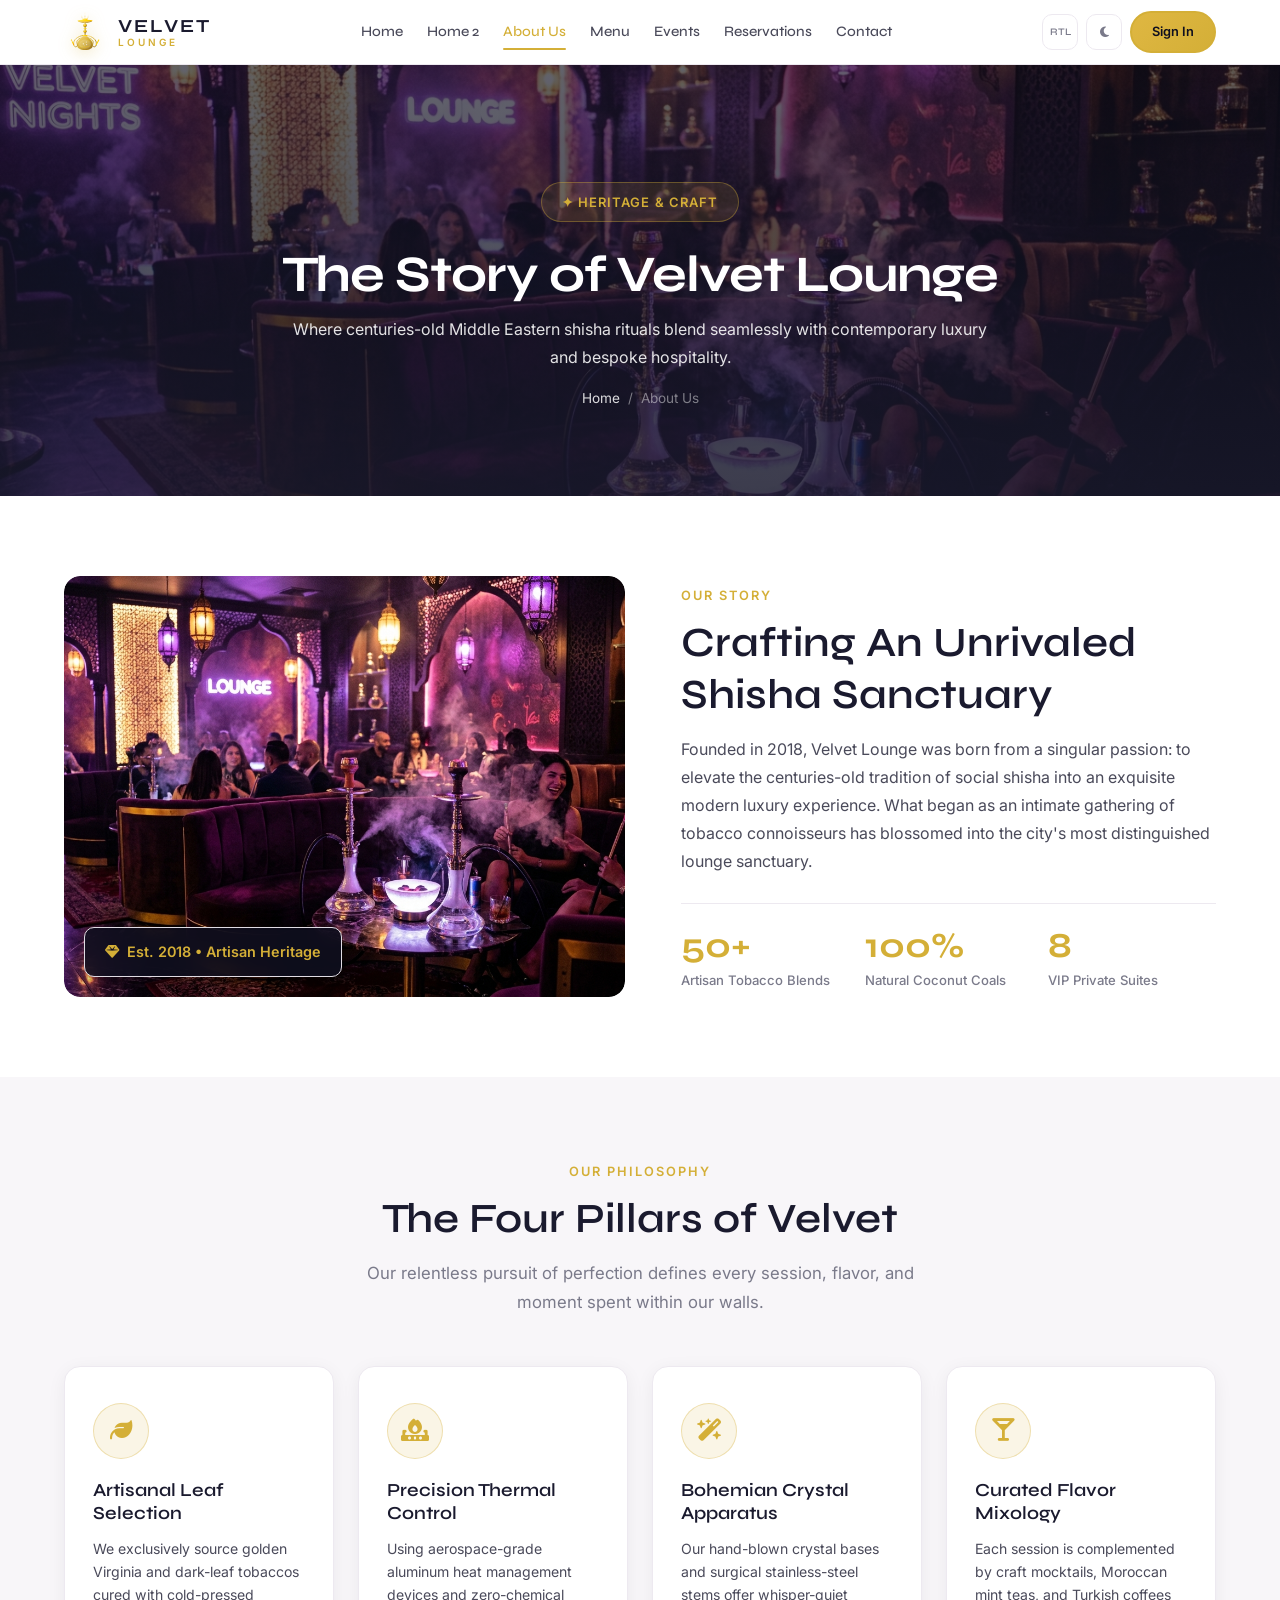
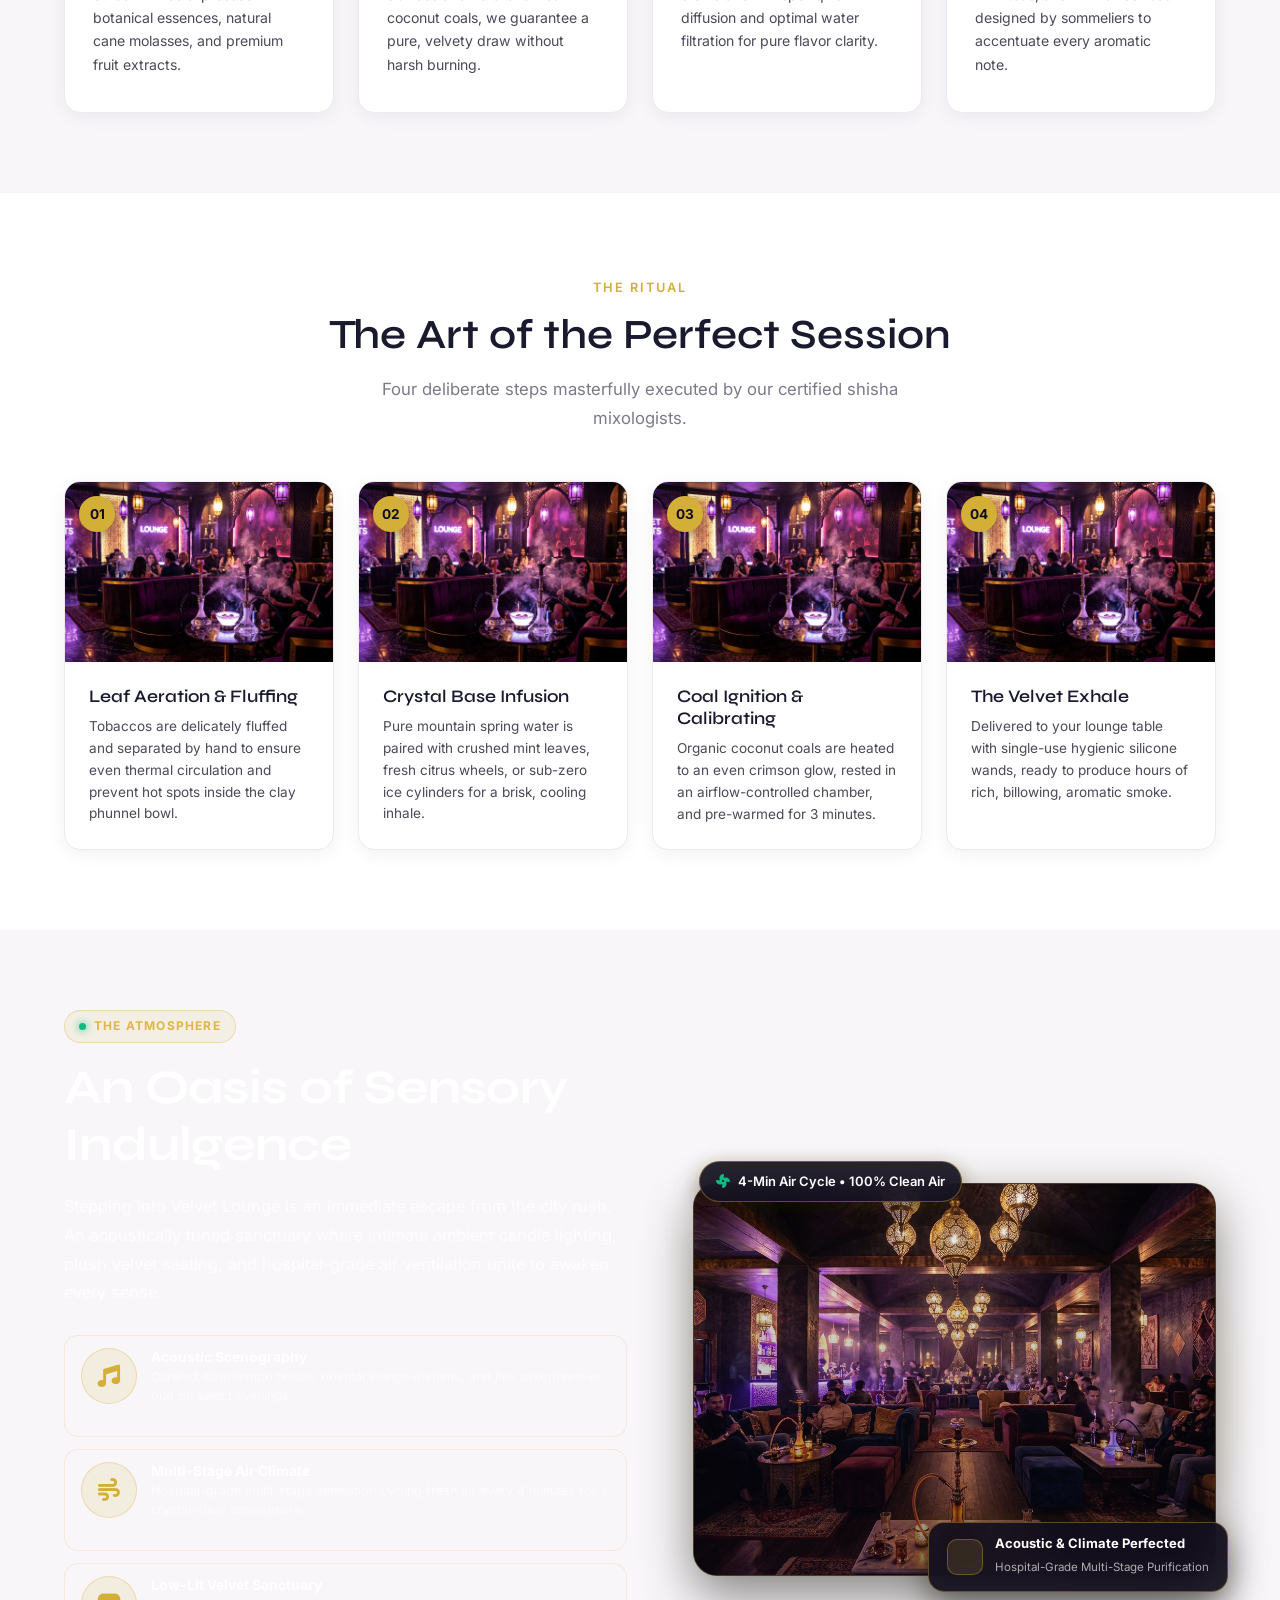
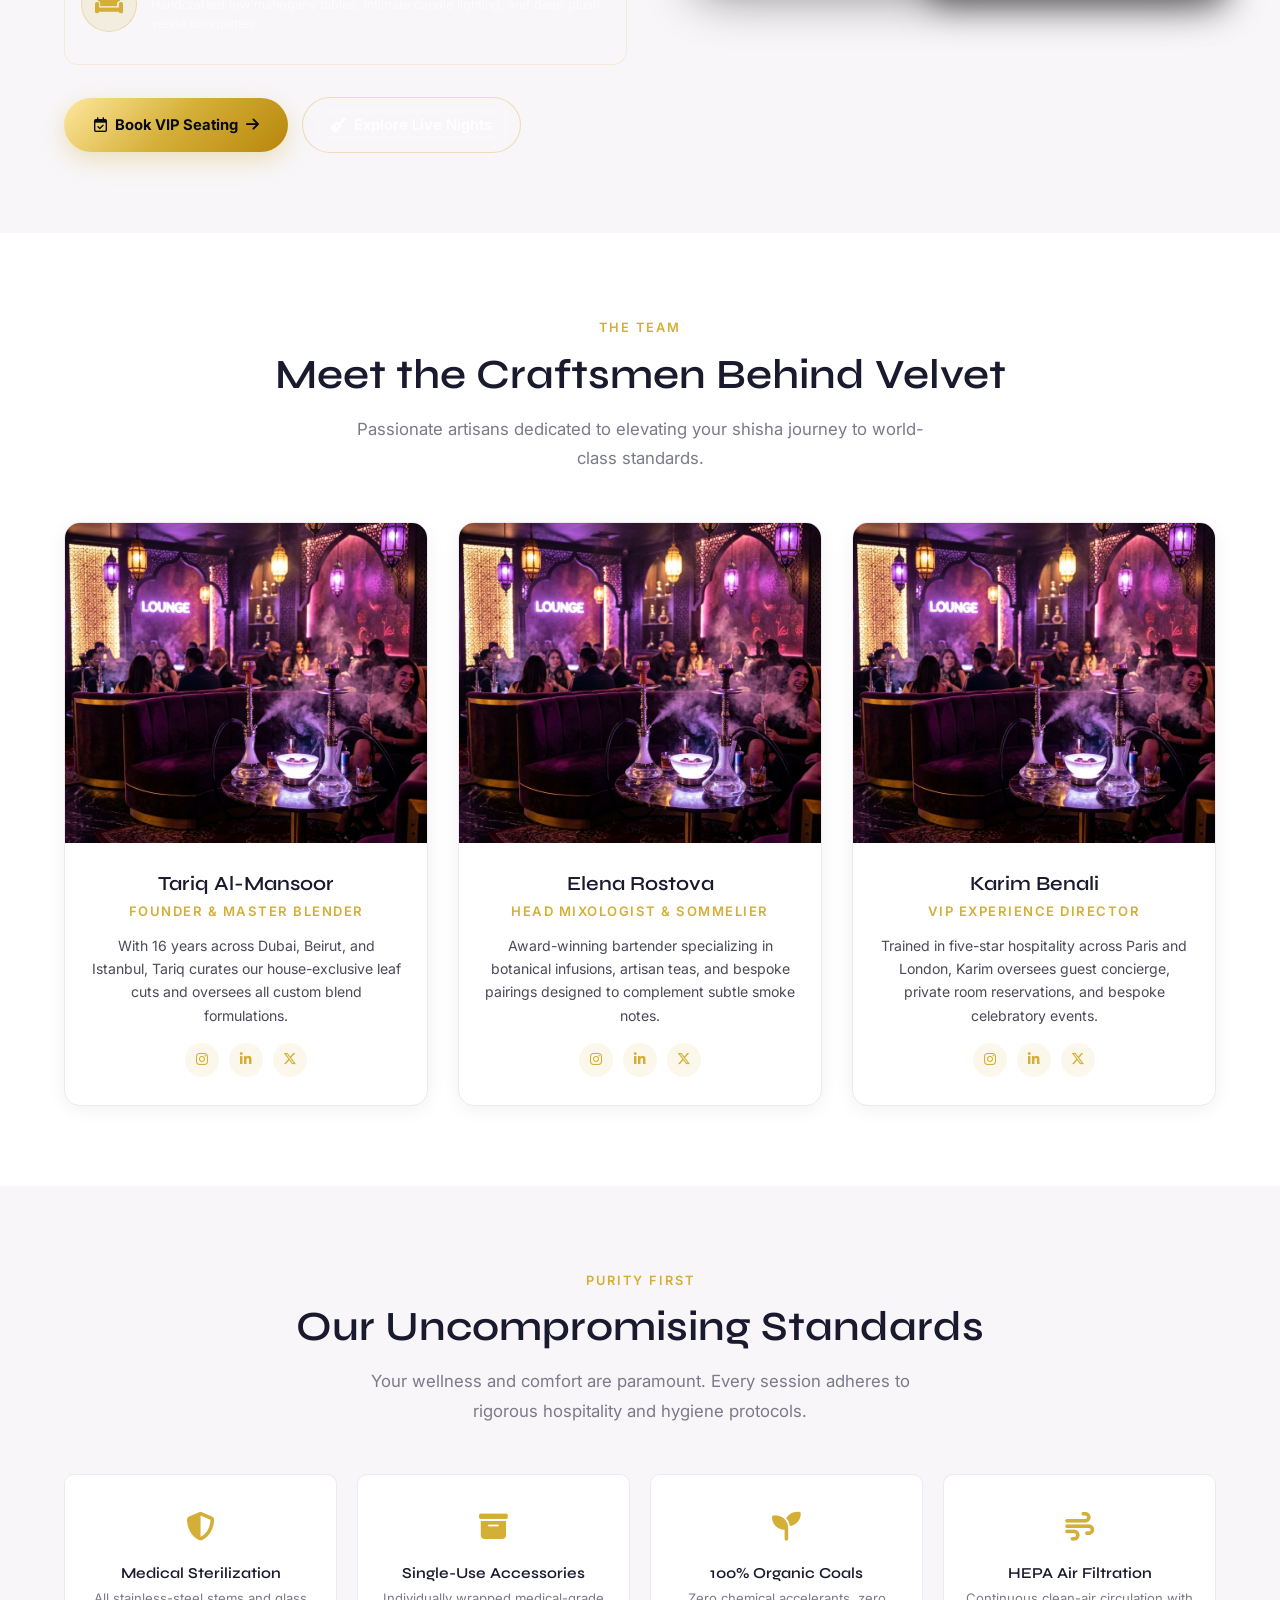
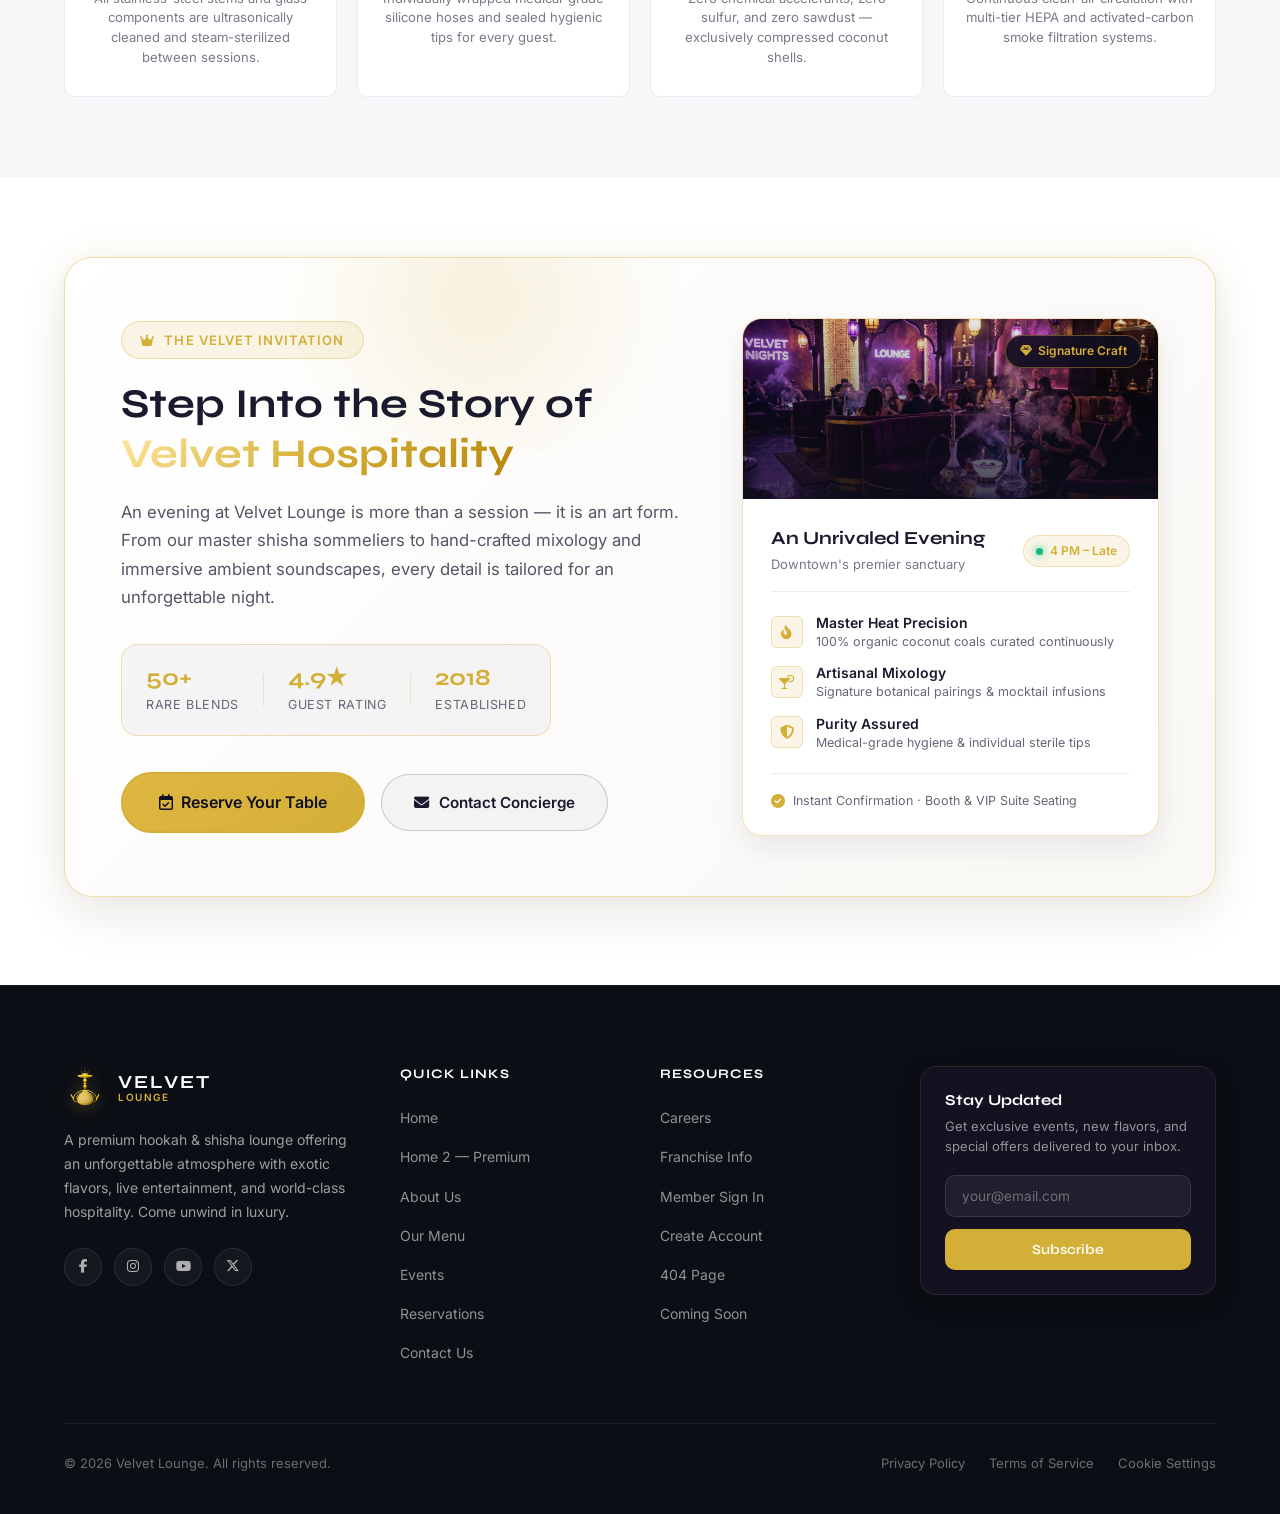
<file: about.html>
<!DOCTYPE html>
<html lang="en">
<head>
  <meta charset="UTF-8">
  <meta name="viewport" content="width=device-width, initial-scale=1.0">
  <meta name="description" content="Discover the story, craftsmanship, and vision behind Velvet Lounge — where ancient shisha traditions meet bespoke modern luxury.">
  <title>About Us — Velvet Lounge</title>
  <link rel="icon" type="image/svg+xml" href="favicon.svg">
  <link rel="preconnect" href="https://fonts.googleapis.com">
  <link rel="preconnect" href="https://fonts.gstatic.com" crossorigin>
  <link href="https://fonts.googleapis.com/css2?family=Inter:wght@300;400;500;600;700&family=Syne:wght@500;600;700;800&display=swap" rel="stylesheet">
  <link rel="stylesheet" href="https://cdnjs.cloudflare.com/ajax/libs/font-awesome/6.5.1/css/all.min.css">
  <link rel="stylesheet" href="style.css">
</head>
<body>

  <!-- Navbar Placeholder -->
  <div id="navbar-placeholder"></div>

  <!-- ========== 1. PAGE BANNER ========== -->
  <section class="page-banner" style="background-image: url('assets/images/about-history.jpg');">
    <div class="hero-overlay"></div>
    <div class="container">
      <div class="page-banner-content fade-up">
        <span class="hero-badge">✦ Heritage &amp; Craft</span>
        <h1 class="hero-title">The Story of Velvet Lounge</h1>
        <p class="hero-text">Where centuries-old Middle Eastern shisha rituals blend seamlessly with contemporary luxury and bespoke hospitality.</p>
        <div class="breadcrumb">
          <a href="index.html">Home</a><span>/</span><span>About Us</span>
        </div>
      </div>
    </div>
  </section>

  <!-- ========== 2. OUR HERITAGE & ORIGIN ========== -->
  <section class="section" id="our-story">
    <div class="container">
      <div class="about-intro-grid">
        <div class="about-image-wrapper fade-up slide-left">
          <img src="assets/images/about-history.jpg" alt="Velvet Lounge Craftsmanship Heritage" style="width:100%;border-radius:var(--radius-lg);box-shadow:var(--shadow-lg);aspect-ratio:4/3;object-fit:cover;">
          <div class="about-image-badge">
            <i class="fa-solid fa-gem"></i> Est. 2018 &bull; Artisan Heritage
          </div>
        </div>
        <div class="about-intro-text fade-up slide-right">
          <span class="section-label">Our Story</span>
          <h2 class="section-heading">Crafting An Unrivaled Shisha Sanctuary</h2>
          <p>Founded in 2018, Velvet Lounge was born from a singular passion: to elevate the centuries-old tradition of social shisha into an exquisite modern luxury experience. What began as an intimate gathering of tobacco connoisseurs has blossomed into the city's most distinguished lounge sanctuary.</p>
          <div class="about-metrics">
            <div class="about-metric-item">
              <div class="about-metric-num">50+</div>
              <div class="about-metric-label">Artisan Tobacco Blends</div>
            </div>
            <div class="about-metric-item">
              <div class="about-metric-num">100%</div>
              <div class="about-metric-label">Natural Coconut Coals</div>
            </div>
            <div class="about-metric-item">
              <div class="about-metric-num">8</div>
              <div class="about-metric-label">VIP Private Suites</div>
            </div>
          </div>
        </div>
      </div>
    </div>
  </section>

  <!-- ========== 3. THE 4 PILLARS OF EXCELLENCE ========== -->
  <section class="section-alt" id="our-philosophy">
    <div class="container">
      <div class="section-header fade-up">
        <span class="section-label">Our Philosophy</span>
        <h2 class="section-heading">The Four Pillars of Velvet</h2>
        <p class="section-subtext">Our relentless pursuit of perfection defines every session, flavor, and moment spent within our walls.</p>
      </div>

      <div class="pillars-grid fade-up">
        <!-- Pillar 1 -->
        <div class="pillar-card">
          <div class="pillar-icon">
            <i class="fa-solid fa-leaf"></i>
          </div>
          <h3 class="pillar-title">Artisanal Leaf Selection</h3>
          <p class="pillar-desc">We exclusively source golden Virginia and dark-leaf tobaccos cured with cold-pressed botanical essences, natural cane molasses, and premium fruit extracts.</p>
        </div>

        <!-- Pillar 2 -->
        <div class="pillar-card">
          <div class="pillar-icon">
            <i class="fa-solid fa-fire-burner"></i>
          </div>
          <h3 class="pillar-title">Precision Thermal Control</h3>
          <p class="pillar-desc">Using aerospace-grade aluminum heat management devices and zero-chemical coconut coals, we guarantee a pure, velvety draw without harsh burning.</p>
        </div>

        <!-- Pillar 3 -->
        <div class="pillar-card">
          <div class="pillar-icon">
            <i class="fa-solid fa-wand-magic-sparkles"></i>
          </div>
          <h3 class="pillar-title">Bohemian Crystal Apparatus</h3>
          <p class="pillar-desc">Our hand-blown crystal bases and surgical stainless-steel stems offer whisper-quiet diffusion and optimal water filtration for pure flavor clarity.</p>
        </div>

        <!-- Pillar 4 -->
        <div class="pillar-card">
          <div class="pillar-icon">
            <i class="fa-solid fa-martini-glass"></i>
          </div>
          <h3 class="pillar-title">Curated Flavor Mixology</h3>
          <p class="pillar-desc">Each session is complemented by craft mocktails, Moroccan mint teas, and Turkish coffees designed by sommeliers to accentuate every aromatic note.</p>
        </div>
      </div>
    </div>
  </section>

  <!-- ========== 4. THE SHISHA CRAFTING PROCESS ========== -->
  <section class="section" id="our-process">
    <div class="container">
      <div class="section-header fade-up">
        <span class="section-label">The Ritual</span>
        <h2 class="section-heading">The Art of the Perfect Session</h2>
        <p class="section-subtext">Four deliberate steps masterfully executed by our certified shisha mixologists.</p>
      </div>

      <div class="process-grid fade-up">
        <!-- Step 1 -->
        <div class="process-card">
          <div class="process-card-img">
            <img src="assets/images/process-1.jpg" alt="Leaf preparation and aeration">
            <span class="process-step-num">01</span>
          </div>
          <div class="process-card-body">
            <h3 class="process-card-title">Leaf Aeration &amp; Fluffing</h3>
            <p class="process-card-desc">Tobaccos are delicately fluffed and separated by hand to ensure even thermal circulation and prevent hot spots inside the clay phunnel bowl.</p>
          </div>
        </div>

        <!-- Step 2 -->
        <div class="process-card">
          <div class="process-card-img">
            <img src="assets/images/process-2.jpg" alt="Water infusion and filtration">
            <span class="process-step-num">02</span>
          </div>
          <div class="process-card-body">
            <h3 class="process-card-title">Crystal Base Infusion</h3>
            <p class="process-card-desc">Pure mountain spring water is paired with crushed mint leaves, fresh citrus wheels, or sub-zero ice cylinders for a brisk, cooling inhale.</p>
          </div>
        </div>

        <!-- Step 3 -->
        <div class="process-card">
          <div class="process-card-img">
            <img src="assets/images/process-3.jpg" alt="Coal ignition and heat balancing">
            <span class="process-step-num">03</span>
          </div>
          <div class="process-card-body">
            <h3 class="process-card-title">Coal Ignition &amp; Calibrating</h3>
            <p class="process-card-desc">Organic coconut coals are heated to an even crimson glow, rested in an airflow-controlled chamber, and pre-warmed for 3 minutes.</p>
          </div>
        </div>

        <!-- Step 4 -->
        <div class="process-card">
          <div class="process-card-img">
            <img src="assets/images/process-4.jpg" alt="The Velvet Draw table delivery">
            <span class="process-step-num">04</span>
          </div>
          <div class="process-card-body">
            <h3 class="process-card-title">The Velvet Exhale</h3>
            <p class="process-card-desc">Delivered to your lounge table with single-use hygienic silicone wands, ready to produce hours of rich, billowing, aromatic smoke.</p>
          </div>
        </div>
      </div>
    </div>
  </section>

  <!-- ========== 5. AMBIANCE & LUXURY SANCTUARY ========== -->
  <section class="section-alt" id="ambiance">
    <div class="container">
      <div class="atmosphere-grid">
        
        <!-- Left Column: Narrative, 3 Sensory Pillars & CTAs -->
        <div class="atmosphere-text-col fade-up slide-left">
          <div class="atmosphere-badge">
            <span class="atmosphere-pulse-dot"></span>
            <span>The Atmosphere</span>
          </div>

          <h2 class="atmosphere-title">
            An Oasis of <span class="text-gold-gradient">Sensory Indulgence</span>
          </h2>

          <p class="atmosphere-lead">
            Stepping into Velvet Lounge is an immediate escape from the city rush. An acoustically tuned sanctuary where intimate ambient candle lighting, plush velvet seating, and hospital-grade air ventilation unite to awaken every sense.
          </p>

          <!-- 3 Sensory Pillars -->
          <div class="atmosphere-pillars">
            <!-- Pillar 1 -->
            <div class="atmosphere-pillar-card">
              <div class="pillar-icon">
                <i class="fa-solid fa-music"></i>
              </div>
              <div class="pillar-content">
                <h4>Acoustic Scenography</h4>
                <p>Curated downtempo house, oriental lounge rhythms, and live saxophone or oud on select evenings.</p>
              </div>
            </div>

            <!-- Pillar 2 -->
            <div class="atmosphere-pillar-card">
              <div class="pillar-icon">
                <i class="fa-solid fa-wind"></i>
              </div>
              <div class="pillar-content">
                <h4>Multi-Stage Air Climate</h4>
                <p>Hospital-grade multi-stage ventilation cycling fresh air every 4 minutes for a crystal-clear atmosphere.</p>
              </div>
            </div>

            <!-- Pillar 3 -->
            <div class="atmosphere-pillar-card">
              <div class="pillar-icon">
                <i class="fa-solid fa-couch"></i>
              </div>
              <div class="pillar-content">
                <h4>Low-Lit Velvet Sanctuary</h4>
                <p>Handcrafted low mahogany tables, intimate candle lighting, and deep plush velvet banquettes.</p>
              </div>
            </div>
          </div>

          <!-- Action CTAs -->
          <div class="atmosphere-ctas">
            <a href="reservations.html" class="btn-atmosphere-primary">
              <i class="fa-regular fa-calendar-check"></i>
              <span>Book VIP Seating</span>
              <i class="fa-solid fa-arrow-right"></i>
            </a>
            <a href="events.html" class="btn-atmosphere-outline">
              <i class="fa-solid fa-guitar"></i>
              <span>Explore Live Nights</span>
            </a>
          </div>

        </div>

        <!-- Right Column: Interactive Framed Visual with Floating Badges -->
        <div class="atmosphere-visual-wrap fade-up slide-right">
          <!-- Top Floating Air Status -->
          <div class="atmosphere-float-top">
            <i class="fa-solid fa-fan"></i>
            <span>4-Min Air Cycle &bull; 100% Clean Air</span>
          </div>

          <!-- Framed Visual Image Card -->
          <div class="atmosphere-img-card">
            <img src="assets/images/lounge-interior.jpg" alt="Velvet Lounge Interior Atmosphere" loading="lazy">
          </div>

          <!-- Bottom Floating Glass Badge -->
          <div class="atmosphere-float-bottom">
            <div class="craft-badge-icon">
              <i class="fa-solid fa-sparkles"></i>
            </div>
            <div class="craft-badge-text">
              <strong>Acoustic &amp; Climate Perfected</strong>
              <span>Hospital-Grade Multi-Stage Purification</span>
            </div>
          </div>
        </div>

      </div>
    </div>
  </section>

  <!-- ========== 6. MEET OUR MASTER CURATORS ========== -->
  <section class="section" id="team">
    <div class="container">
      <div class="section-header fade-up">
        <span class="section-label">The Team</span>
        <h2 class="section-heading">Meet the Craftsmen Behind Velvet</h2>
        <p class="section-subtext">Passionate artisans dedicated to elevating your shisha journey to world-class standards.</p>
      </div>

      <div class="team-grid fade-up">
        <!-- Team Member 1 -->
        <div class="team-card">
          <div class="team-card-image">
            <img src="assets/images/team-member-1.jpg" alt="Tariq Al-Mansoor — Founder & Master Blender">
          </div>
          <div class="team-card-body">
            <h3 class="team-card-name">Tariq Al-Mansoor</h3>
            <div class="team-card-role">Founder &amp; Master Blender</div>
            <p class="team-card-bio">With 16 years across Dubai, Beirut, and Istanbul, Tariq curates our house-exclusive leaf cuts and oversees all custom blend formulations.</p>
            <div class="team-card-socials">
              <a href="#" aria-label="Instagram"><i class="fa-brands fa-instagram"></i></a>
              <a href="#" aria-label="LinkedIn"><i class="fa-brands fa-linkedin-in"></i></a>
              <a href="#" aria-label="Twitter"><i class="fa-brands fa-x-twitter"></i></a>
            </div>
          </div>
        </div>

        <!-- Team Member 2 -->
        <div class="team-card">
          <div class="team-card-image">
            <img src="assets/images/team-member-2.jpg" alt="Elena Rostova — Beverage Director & Sommelier">
          </div>
          <div class="team-card-body">
            <h3 class="team-card-name">Elena Rostova</h3>
            <div class="team-card-role">Head Mixologist &amp; Sommelier</div>
            <p class="team-card-bio">Award-winning bartender specializing in botanical infusions, artisan teas, and bespoke pairings designed to complement subtle smoke notes.</p>
            <div class="team-card-socials">
              <a href="#" aria-label="Instagram"><i class="fa-brands fa-instagram"></i></a>
              <a href="#" aria-label="LinkedIn"><i class="fa-brands fa-linkedin-in"></i></a>
              <a href="#" aria-label="Twitter"><i class="fa-brands fa-x-twitter"></i></a>
            </div>
          </div>
        </div>

        <!-- Team Member 3 -->
        <div class="team-card">
          <div class="team-card-image">
            <img src="assets/images/team-member-3.jpg" alt="Karim Benali — VIP Experience Director">
          </div>
          <div class="team-card-body">
            <h3 class="team-card-name">Karim Benali</h3>
            <div class="team-card-role">VIP Experience Director</div>
            <p class="team-card-bio">Trained in five-star hospitality across Paris and London, Karim oversees guest concierge, private room reservations, and bespoke celebratory events.</p>
            <div class="team-card-socials">
              <a href="#" aria-label="Instagram"><i class="fa-brands fa-instagram"></i></a>
              <a href="#" aria-label="LinkedIn"><i class="fa-brands fa-linkedin-in"></i></a>
              <a href="#" aria-label="Twitter"><i class="fa-brands fa-x-twitter"></i></a>
            </div>
          </div>
        </div>
      </div>
    </div>
  </section>

  <!-- ========== 7. HYGIENE & PURITY STANDARDS ========== -->
  <section class="section-alt" id="standards">
    <div class="container">
      <div class="section-header fade-up">
        <span class="section-label">Purity First</span>
        <h2 class="section-heading">Our Uncompromising Standards</h2>
        <p class="section-subtext">Your wellness and comfort are paramount. Every session adheres to rigorous hospitality and hygiene protocols.</p>
      </div>

      <div class="standards-grid fade-up">
        <div class="standard-item">
          <div class="standard-icon"><i class="fa-solid fa-shield-halved"></i></div>
          <h3 class="standard-title">Medical Sterilization</h3>
          <p class="standard-desc">All stainless-steel stems and glass components are ultrasonically cleaned and steam-sterilized between sessions.</p>
        </div>

        <div class="standard-item">
          <div class="standard-icon"><i class="fa-solid fa-box-archive"></i></div>
          <h3 class="standard-title">Single-Use Accessories</h3>
          <p class="standard-desc">Individually wrapped medical-grade silicone hoses and sealed hygienic tips for every guest.</p>
        </div>

        <div class="standard-item">
          <div class="standard-icon"><i class="fa-solid fa-seedling"></i></div>
          <h3 class="standard-title">100% Organic Coals</h3>
          <p class="standard-desc">Zero chemical accelerants, zero sulfur, and zero sawdust — exclusively compressed coconut shells.</p>
        </div>

        <div class="standard-item">
          <div class="standard-icon"><i class="fa-solid fa-wind"></i></div>
          <h3 class="standard-title">HEPA Air Filtration</h3>
          <p class="standard-desc">Continuous clean-air circulation with multi-tier HEPA and activated-carbon smoke filtration systems.</p>
        </div>
      </div>
    </div>
  </section>

  <!-- ========== 8. THE VELVET INVITATION CTA ========== -->
  <section class="about-cta-section" id="about-cta">
    <div class="container">
      <div class="about-cta-wrapper fade-up">
        <div class="about-cta-grid">
          <!-- Left Column: Story & Heritage Narrative -->
          <div class="about-cta-narrative">
            <div class="about-cta-badge">
              <i class="fa-solid fa-crown"></i>
              <span>The Velvet Invitation</span>
            </div>
            <h2 class="about-cta-title">Step Into the Story of <span class="text-gold">Velvet Hospitality</span></h2>
            <p class="about-cta-text">
              An evening at Velvet Lounge is more than a session — it is an art form. From our master shisha sommeliers to hand-crafted mixology and immersive ambient soundscapes, every detail is tailored for an unforgettable night.
            </p>

            <!-- Heritage Stats Strip -->
            <div class="about-cta-stats">
              <div class="about-stat-item">
                <span class="about-stat-number">50+</span>
                <span class="about-stat-label">Rare Blends</span>
              </div>
              <div class="about-stat-divider"></div>
              <div class="about-stat-item">
                <span class="about-stat-number">4.9★</span>
                <span class="about-stat-label">Guest Rating</span>
              </div>
              <div class="about-stat-divider"></div>
              <div class="about-stat-item">
                <span class="about-stat-number">2018</span>
                <span class="about-stat-label">Established</span>
              </div>
            </div>

            <!-- Action Buttons -->
            <div class="about-cta-actions">
              <a href="reservations.html" class="btn btn-primary btn-lg">
                <i class="fa-regular fa-calendar-check"></i> Reserve Your Table
              </a>
              <a href="contact.html" class="btn btn-cta-outline btn-lg">
                <i class="fa-solid fa-envelope"></i> Contact Concierge
              </a>
            </div>
          </div>

          <!-- Right Column: Signature Craft Showcase Card -->
          <div class="about-cta-card">
            <div class="about-card-media">
              <img src="assets/images/about-craft.jpg" alt="Velvet Lounge Artisanal Craft">
              <div class="about-card-badge">
                <i class="fa-solid fa-gem"></i>
                <span>Signature Craft</span>
              </div>
            </div>
            <div class="about-card-body">
              <div class="about-card-header">
                <div>
                  <h3 class="about-card-title">An Unrivaled Evening</h3>
                  <p class="about-card-subtitle">Downtown's premier sanctuary</p>
                </div>
                <div class="about-live-pill">
                  <span class="pulse-dot"></span>
                  <span>4 PM – Late</span>
                </div>
              </div>

              <div class="about-card-perks">
                <div class="about-card-perk">
                  <div class="perk-icon"><i class="fa-solid fa-fire-flame-curved"></i></div>
                  <div class="perk-text">
                    <strong>Master Heat Precision</strong>
                    <span>100% organic coconut coals curated continuously</span>
                  </div>
                </div>
                <div class="about-card-perk">
                  <div class="perk-icon"><i class="fa-solid fa-martini-glass-citrus"></i></div>
                  <div class="perk-text">
                    <strong>Artisanal Mixology</strong>
                    <span>Signature botanical pairings & mocktail infusions</span>
                  </div>
                </div>
                <div class="about-card-perk">
                  <div class="perk-icon"><i class="fa-solid fa-shield-halved"></i></div>
                  <div class="perk-text">
                    <strong>Purity Assured</strong>
                    <span>Medical-grade hygiene & individual sterile tips</span>
                  </div>
                </div>
              </div>

              <div class="about-card-footer">
                <i class="fa-solid fa-circle-check"></i>
                <span>Instant Confirmation · Booth & VIP Suite Seating</span>
              </div>
            </div>
          </div>
        </div>
      </div>
    </div>
  </section>

  <!-- Footer Placeholder -->
  <div id="footer-placeholder"></div>

  <!-- Shared JavaScript -->
  <script src="components.js"></script>
</body>
</html>
</file>
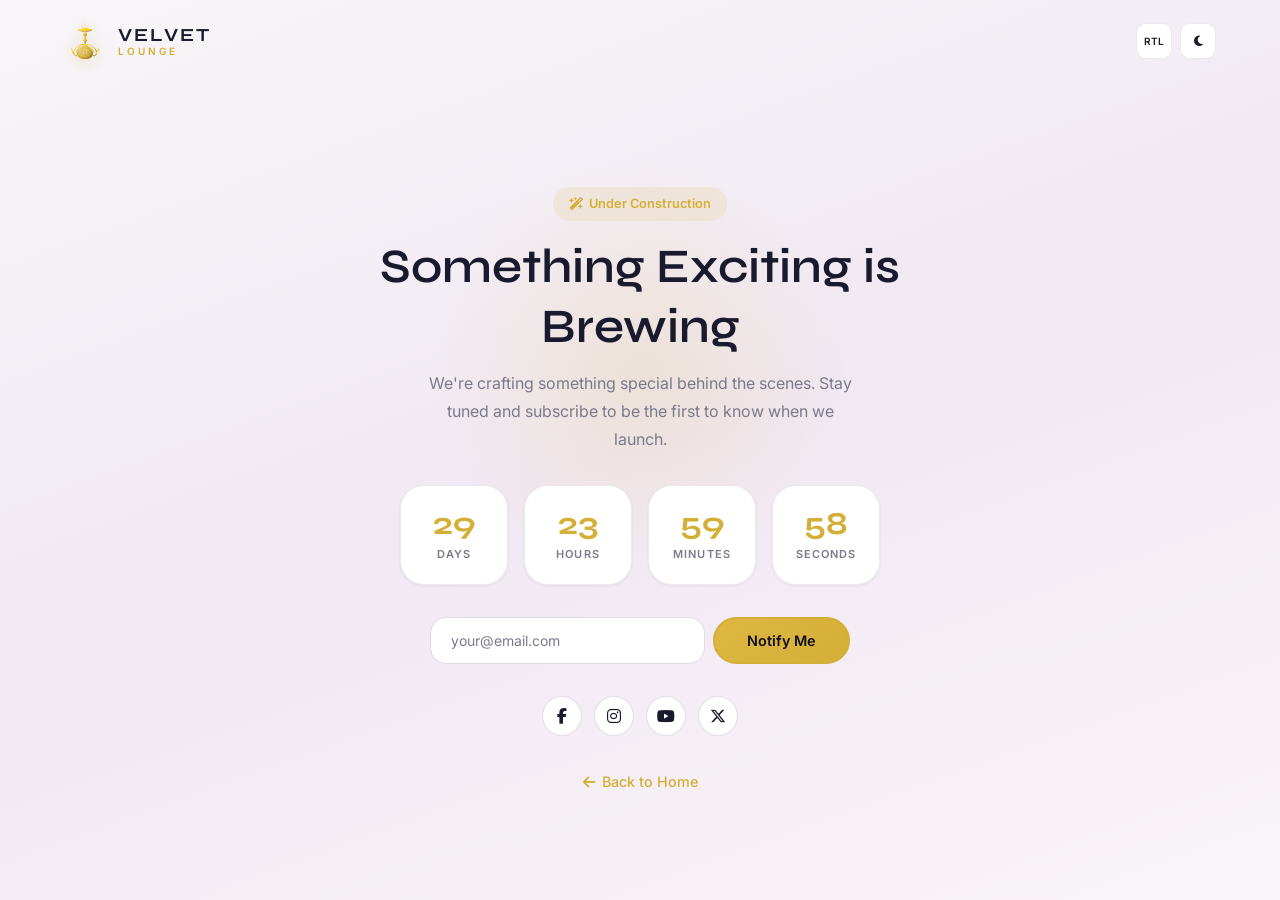
<file: coming-soon.html>
<!DOCTYPE html>
<html lang="en">
<head>
  <meta charset="UTF-8">
  <meta name="viewport" content="width=device-width, initial-scale=1.0">
  <meta name="description" content="Something exciting is coming soon to Velvet Lounge. Stay tuned and be the first to know.">
  <title>Coming Soon — Velvet Lounge</title>
  <link rel="icon" type="image/svg+xml" href="favicon.svg">
  <link rel="preconnect" href="https://fonts.googleapis.com">
  <link rel="preconnect" href="https://fonts.gstatic.com" crossorigin>
  <link href="https://fonts.googleapis.com/css2?family=Inter:wght@300;400;500;600;700&family=Syne:wght@500;600;700;800&display=swap" rel="stylesheet">
  <link rel="stylesheet" href="https://cdnjs.cloudflare.com/ajax/libs/font-awesome/6.5.1/css/all.min.css">
  <link rel="stylesheet" href="style.css">
  <script src="components.js" defer></script>
</head>
<body class="fullscreen-page" onload="initAuthPage(); initCountdown();">

  <!-- Top Bar -->
  <div class="fullscreen-topbar">
    <a href="index.html" class="nav-logo" aria-label="Velvet Lounge Home">
      <svg xmlns="http://www.w3.org/2000/svg" width="40" height="40" viewBox="0 0 100 100" fill="none">
        <defs>
          <linearGradient id="vlAmber" x1="0%" y1="0%" x2="100%" y2="100%">
            <stop offset="0%" stop-color="#FFE082"/>
            <stop offset="50%" stop-color="#D4AF37"/>
            <stop offset="100%" stop-color="#8E6613"/>
          </linearGradient>
          <linearGradient id="vlGold" x1="0%" y1="0%" x2="100%" y2="100%">
            <stop offset="0%" stop-color="#FFE082"/>
            <stop offset="50%" stop-color="#FFD700"/>
            <stop offset="100%" stop-color="#FFA000"/>
          </linearGradient>
          <linearGradient id="vlSmoke" x1="50%" y1="100%" x2="50%" y2="0%">
            <stop offset="0%" stop-color="#D4AF37" stop-opacity="0.8"/>
            <stop offset="50%" stop-color="#FF80AB" stop-opacity="0.4"/>
            <stop offset="100%" stop-color="#FF80AB" stop-opacity="0"/>
          </linearGradient>
        </defs>
        <path d="M50 16 C47 11 53 7 50 2 C47 7 53 11 50 16 Z" fill="url(#vlSmoke)"/>
        <path d="M43 18 C39 13 44 9 42 4 C40 8 45 12 44 18 Z" fill="url(#vlSmoke)" opacity="0.6"/>
        <path d="M57 18 C61 13 56 9 58 4 C60 8 55 12 56 18 Z" fill="url(#vlSmoke)" opacity="0.6"/>
        <path d="M43 18 L57 18 L55 22 L45 22 Z" fill="url(#vlGold)"/>
        <circle cx="50" cy="18" r="1.5" fill="#FFE082"/>
        <ellipse cx="50" cy="23" rx="18" ry="2.5" fill="url(#vlGold)"/>
        <path d="M33 23 C33 23 41 25.5 50 25.5 C59 25.5 67 23 67 23 C66 26.5 58 28 50 28 C42 28 34 26.5 33 23 Z" fill="url(#vlAmber)"/>
        <rect x="48.5" y="27" width="3" height="30" rx="1.5" fill="url(#vlAmber)"/>
        <circle cx="50" cy="34" r="4.5" fill="url(#vlAmber)"/>
        <circle cx="50" cy="34" r="2.2" fill="url(#vlGold)"/>
        <rect x="46" y="41" width="8" height="1.8" rx="0.9" fill="url(#vlGold)"/>
        <circle cx="50" cy="48" r="4" fill="url(#vlAmber)"/>
        <circle cx="50" cy="48" r="2" fill="url(#vlGold)"/>
        <path d="M43 57 L57 57 L55 60 L45 60 Z" fill="url(#vlGold)"/>
        <path d="M45 60 C45 60 31 70 31 81 C31 88 38 93 50 93 C62 93 69 88 69 81 C69 70 55 60 55 60 Z" fill="url(#vlAmber)"/>
        <path d="M36 80 C36 86 42 90 50 90 C58 90 64 86 64 80 C64 74 58 68 50 68 C42 68 36 74 36 80 Z" fill="#FFF" opacity="0.18"/>
        <path d="M38 82 C41 85.5 45 87 50 87 C55 87 59 85.5 62 82 C59 84 55 85 50 85 C45 85 41 84 38 82 Z" fill="url(#vlGold)" opacity="0.6"/>
        <circle cx="46" cy="78" r="1.5" fill="#FFF" opacity="0.9"/>
        <circle cx="53" cy="74" r="1.2" fill="#FFF" opacity="0.9"/>
        <circle cx="54" cy="80" r="1.3" fill="#FFF" opacity="0.75"/>
        <circle cx="48" cy="83" r="0.9" fill="#FFF" opacity="0.65"/>
        <path d="M44 58.5 C34 60 21 68 23 80 C24 86 30 87 32 82 C32 76 26 72 38 65" fill="none" stroke="url(#vlAmber)" stroke-width="2.2" stroke-linecap="round"/>
        <path d="M56 58.5 C66 60 79 68 77 80 C76 86 70 87 68 82 C68 76 74 72 62 65" fill="none" stroke="url(#vlAmber)" stroke-width="2.2" stroke-linecap="round"/>
        <line x1="23" y1="80" x2="18" y2="70" stroke="url(#vlGold)" stroke-width="2.5" stroke-linecap="round"/>
        <circle cx="17.5" cy="69" r="1.5" fill="url(#vlGold)"/>
        <line x1="77" y1="80" x2="82" y2="70" stroke="url(#vlGold)" stroke-width="2.5" stroke-linecap="round"/>
        <circle cx="82.5" cy="69" r="1.5" fill="url(#vlGold)"/>
      </svg>
      <div class="nav-logo-text">
        <span class="brand-top">VELVET</span>
        <span class="brand-bottom">LOUNGE</span>
      </div>
    </a>
    <div style="display:flex;gap:0.5rem;">
      <button onclick="toggleDir(event)" class="auth-toggle-btn" title="Toggle Direction" aria-label="Toggle direction">
        <span class="dir-label" style="font-size:0.625rem;font-weight:600;">LTR</span>
      </button>
      <button onclick="toggleTheme(event)" class="auth-toggle-btn" title="Toggle Theme" aria-label="Toggle dark mode">
        <span class="theme-icon-wrap"><i class="fa-solid fa-moon"></i></span>
      </button>
    </div>
  </div>

  <!-- Content -->
  <div class="fullscreen-content">
    <div style="position:relative;max-width:540px;width:100%;margin:0 auto;">
      <!-- Decorative glow -->
      <div style="position:absolute;top:30%;left:50%;transform:translate(-50%,-50%);width:min(450px, 90vw);height:min(450px, 90vw);background:radial-gradient(circle,rgba(212,175,55,0.14),transparent 65%);border-radius:50%;pointer-events:none;"></div>

      <div style="position:relative;z-index:2;">
        <div style="display:inline-flex;align-items:center;gap:6px;padding:6px 16px;background:rgba(212,175,55,0.12);border-radius:var(--radius-full);color:var(--primary);font-size:0.8rem;font-weight:600;margin-bottom:1rem;">
          <i class="fa-solid fa-wand-magic-sparkles"></i>
          Under Construction
        </div>

        <h1 class="coming-title">Something Exciting is Brewing</h1>
        <p class="coming-desc">
          We're crafting something special behind the scenes. Stay tuned and subscribe to be the first to know when we launch.
        </p>

        <!-- Countdown -->
        <div class="countdown-grid" id="countdown">
          <div class="countdown-item">
            <div class="countdown-value" id="cd-days">30</div>
            <div class="countdown-label">Days</div>
          </div>
          <div class="countdown-item">
            <div class="countdown-value" id="cd-hours">00</div>
            <div class="countdown-label">Hours</div>
          </div>
          <div class="countdown-item">
            <div class="countdown-value" id="cd-mins">00</div>
            <div class="countdown-label">Minutes</div>
          </div>
          <div class="countdown-item">
            <div class="countdown-value" id="cd-secs">00</div>
            <div class="countdown-label">Seconds</div>
          </div>
        </div>

        <!-- Subscribe -->
        <form class="subscribe-form" onsubmit="event.preventDefault(); alert('Subscribed! We will notify you when this page launches.'); this.reset();">
          <input type="email" placeholder="your@email.com" required>
          <button type="submit" class="btn btn-primary">Notify Me</button>
        </form>

        <!-- Social Links -->
        <div class="coming-socials">
          <a href="#" class="coming-social-link" aria-label="Facebook"><i class="fa-brands fa-facebook-f"></i></a>
          <a href="#" class="coming-social-link" aria-label="Instagram"><i class="fa-brands fa-instagram"></i></a>
          <a href="#" class="coming-social-link" aria-label="YouTube"><i class="fa-brands fa-youtube"></i></a>
          <a href="#" class="coming-social-link" aria-label="Twitter"><i class="fa-brands fa-x-twitter"></i></a>
        </div>

        <div style="margin-top:2rem;">
          <a href="index.html" class="link-primary" style="font-size:0.9rem;display:inline-flex;align-items:center;gap:6px;">
            <i class="fa-solid fa-arrow-left"></i> Back to Home
          </a>
        </div>
      </div>
    </div>
  </div>

</body>
</html>
</file>
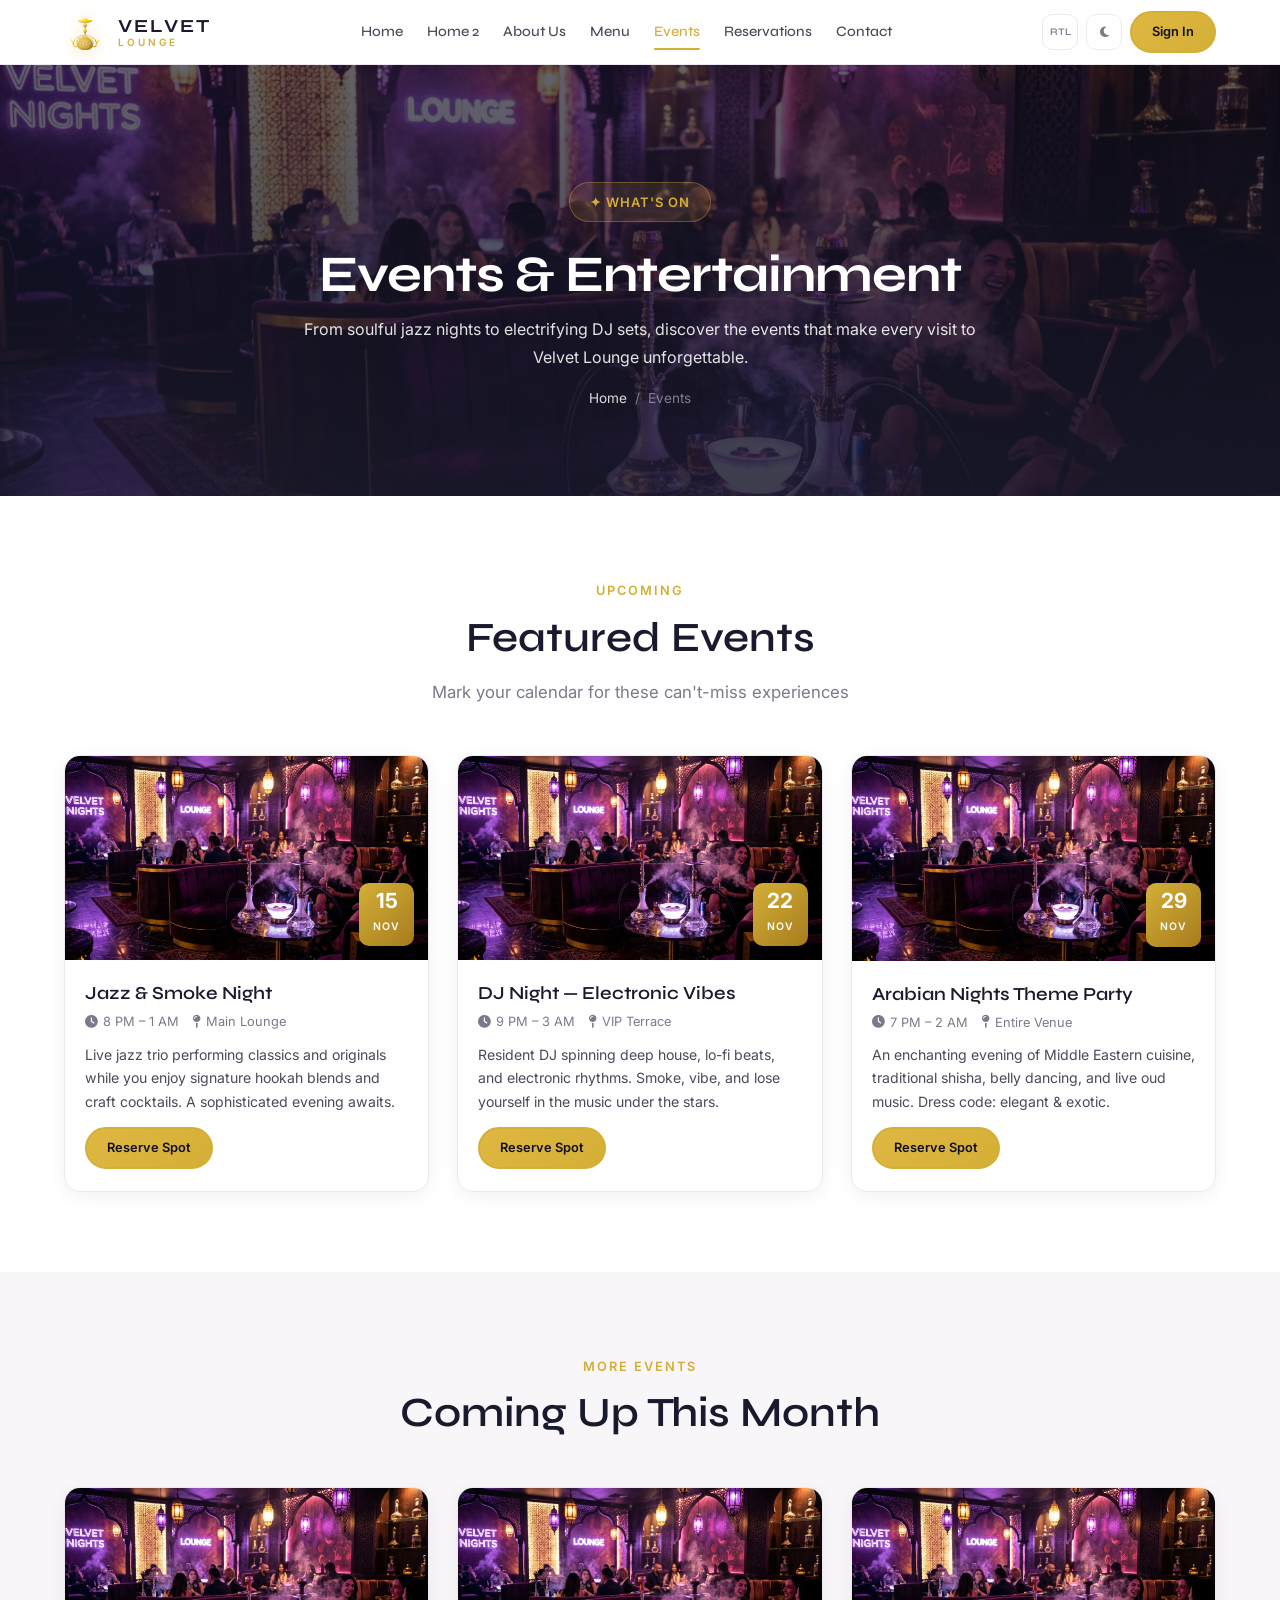
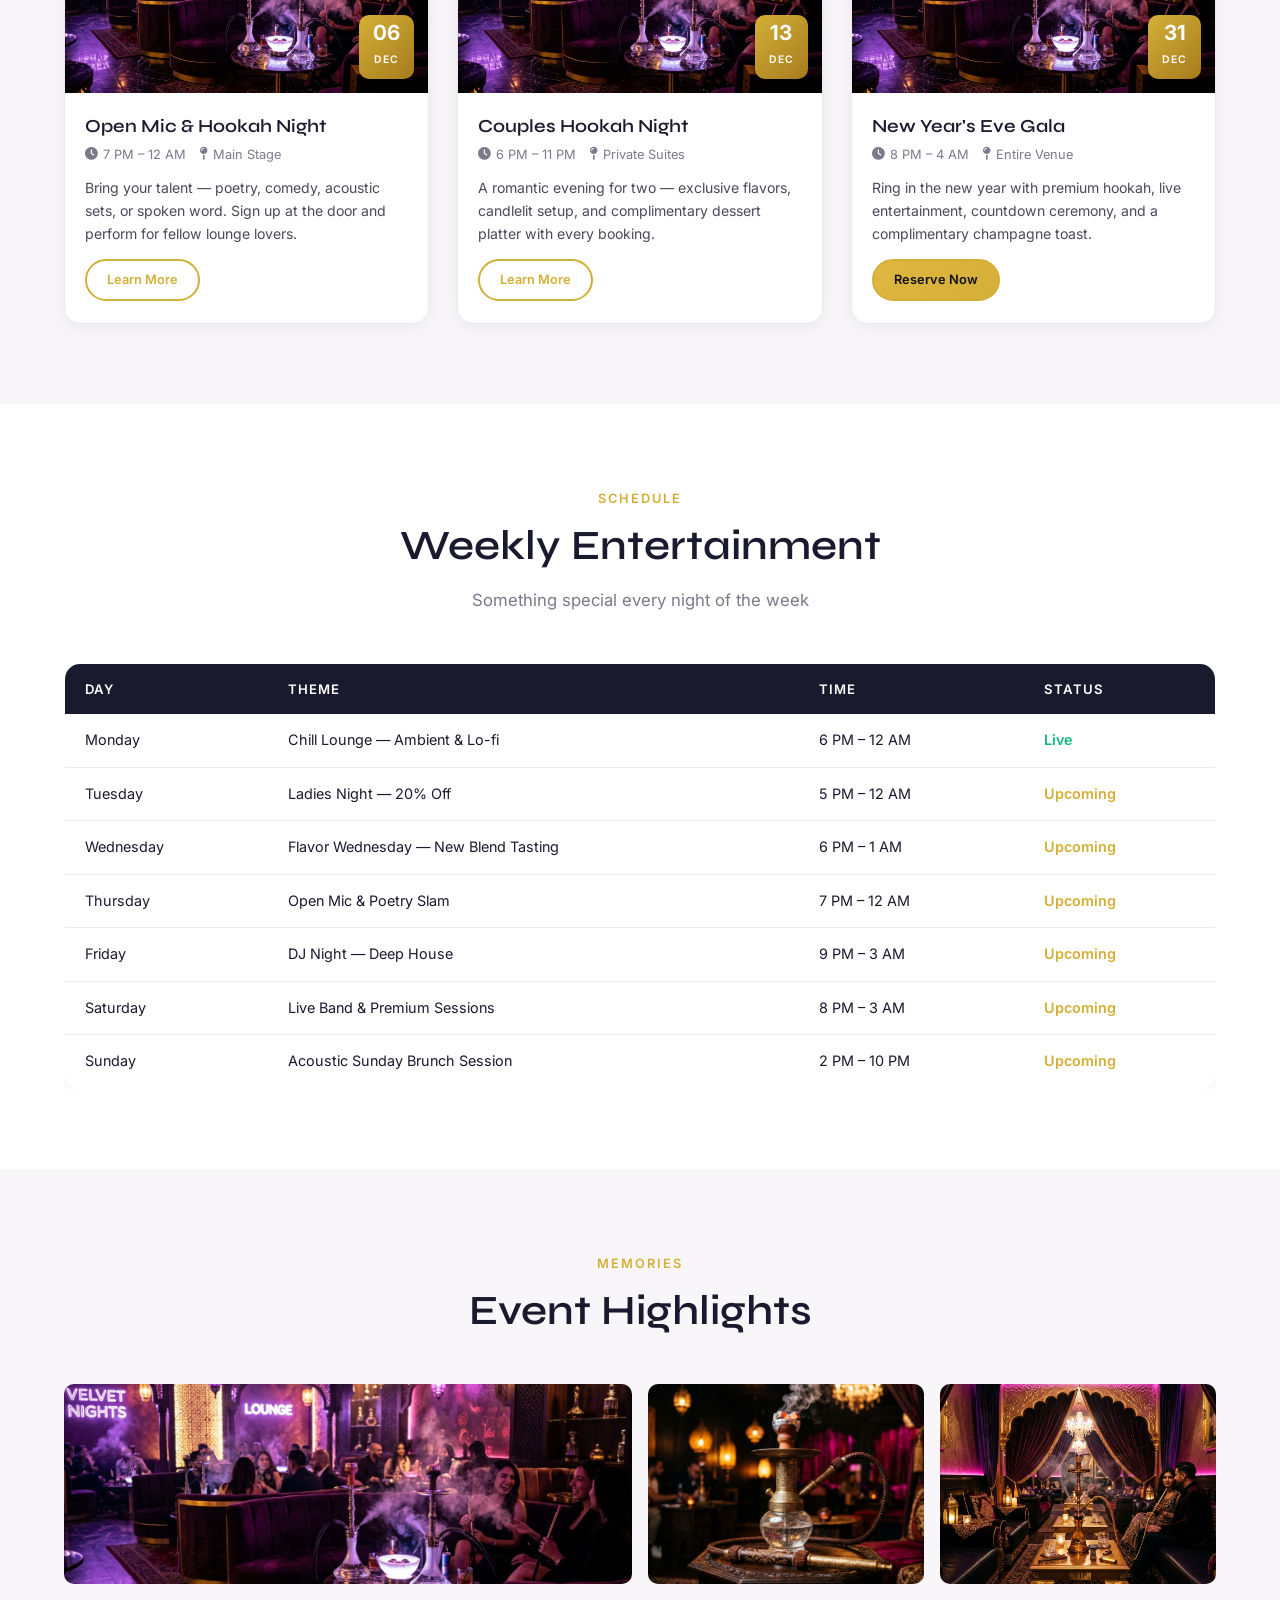
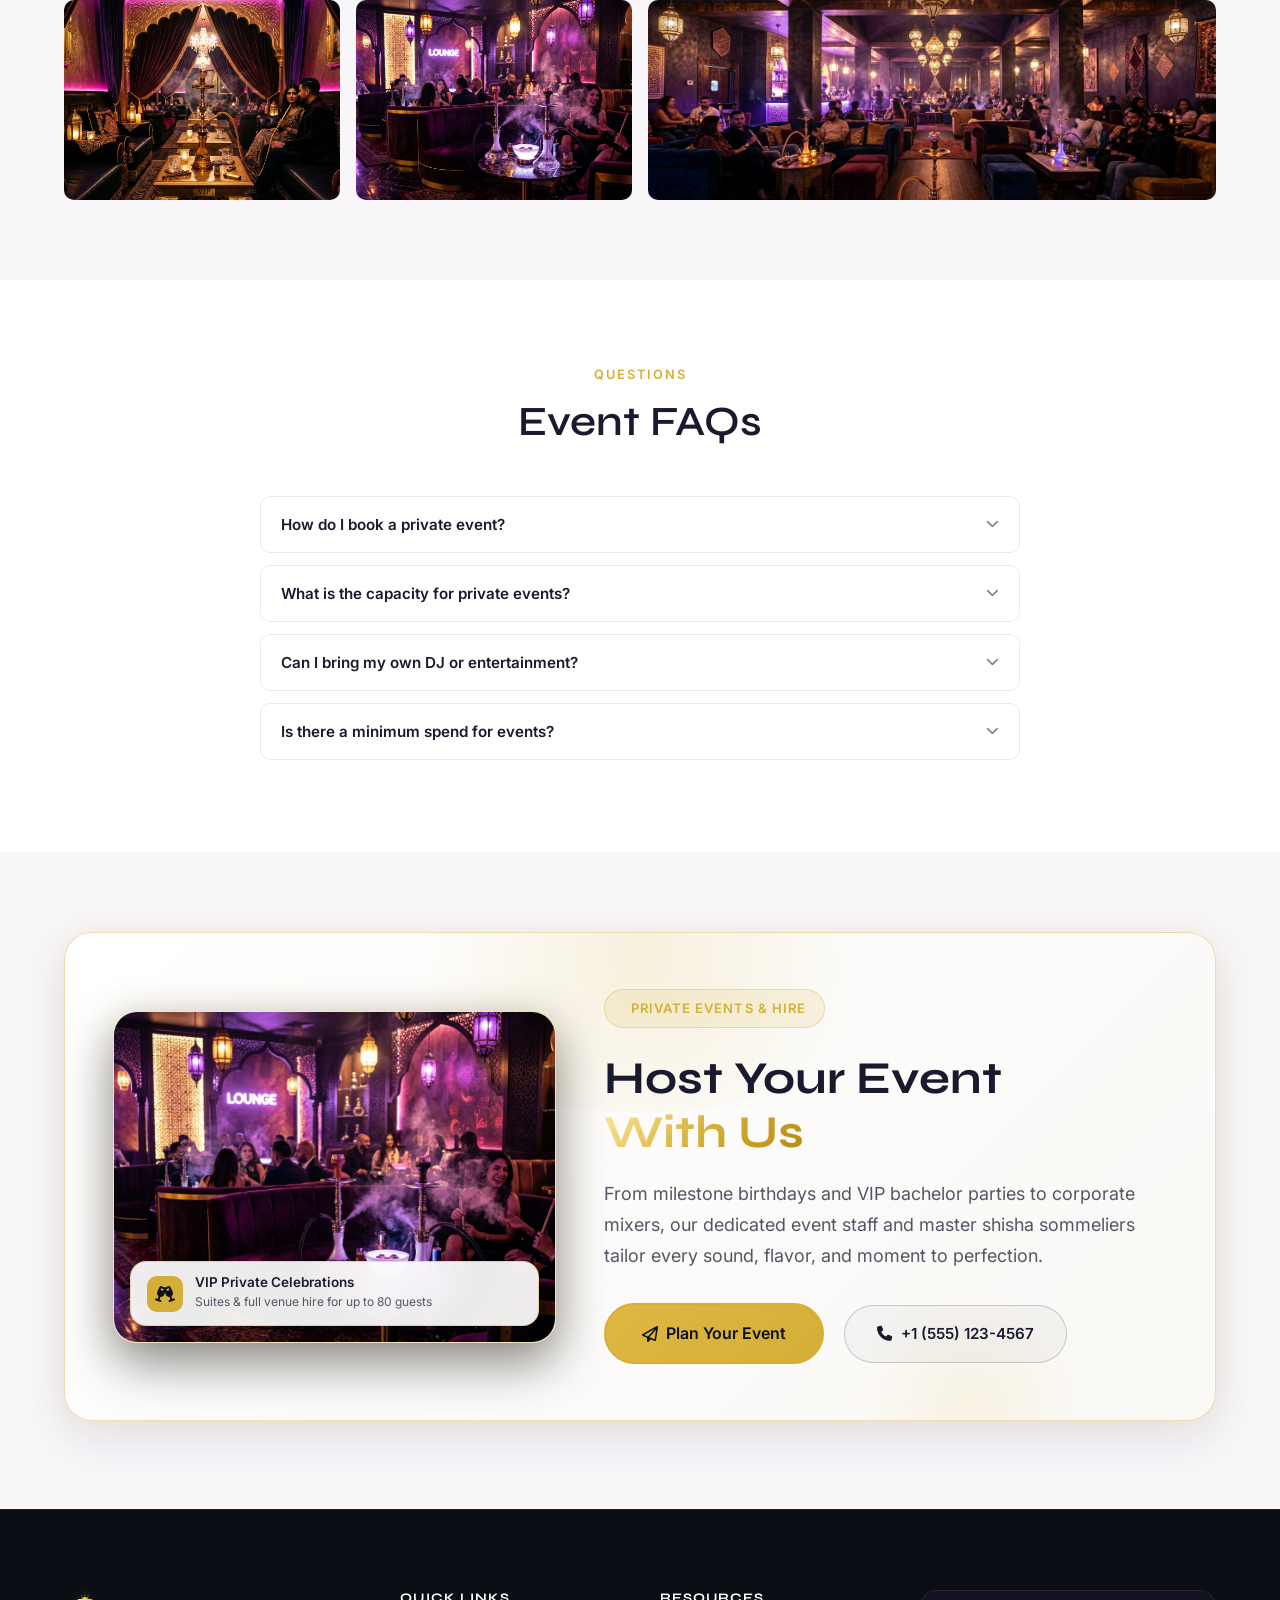
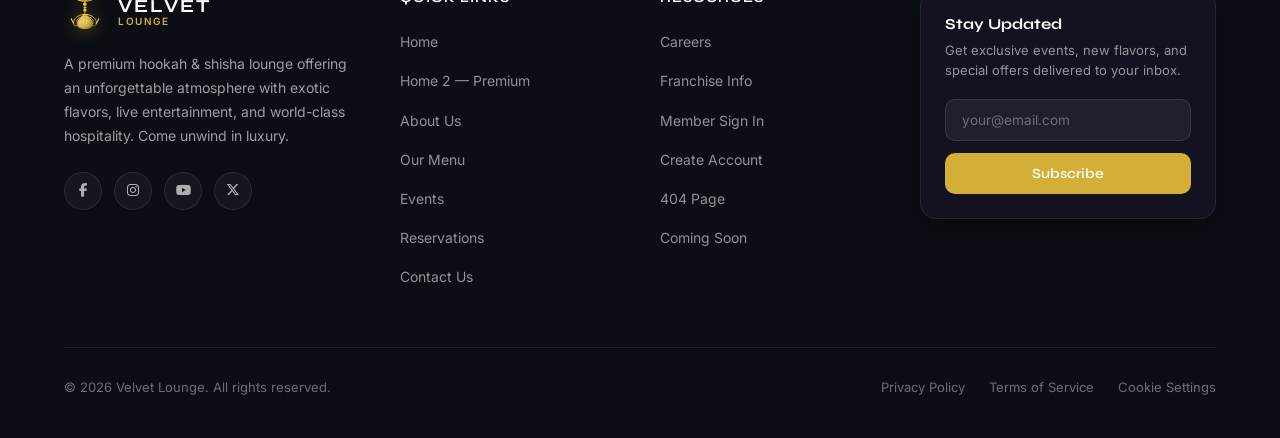
<file: events.html>
<!DOCTYPE html>
<html lang="en">
<head>
  <meta charset="UTF-8">
  <meta name="viewport" content="width=device-width, initial-scale=1.0">
  <meta name="description" content="Upcoming events at Velvet Lounge — live music, DJ nights, themed parties, and exclusive hookah lounge experiences.">
  <title>Events — Velvet Lounge</title>
  <link rel="icon" type="image/svg+xml" href="favicon.svg">
  <link rel="preconnect" href="https://fonts.googleapis.com">
  <link rel="preconnect" href="https://fonts.gstatic.com" crossorigin>
  <link href="https://fonts.googleapis.com/css2?family=Inter:wght@300;400;500;600;700&family=Syne:wght@500;600;700;800&display=swap" rel="stylesheet">
  <link rel="stylesheet" href="https://cdnjs.cloudflare.com/ajax/libs/font-awesome/6.5.1/css/all.min.css">
  <link rel="stylesheet" href="style.css">
</head>
<body>

  <div id="navbar-placeholder"></div>

  <!-- ========== 1. PAGE BANNER ========== -->
  <section class="page-banner" style="background-image: url('assets/images/events-live-music.jpg');">
    <div class="hero-overlay"></div>
    <div class="container">
      <div class="page-banner-content fade-up">
      <span class="hero-badge">✦ What's On</span>
      <h1 class="hero-title">Events & Entertainment</h1>
      <p class="hero-text">From soulful jazz nights to electrifying DJ sets, discover the events that make every visit to Velvet Lounge unforgettable.</p>
      <div class="breadcrumb">
        <a href="index.html">Home</a><span>/</span><span>Events</span>
      </div>
    </div>
    </div>
  </section>

  <!-- ========== 2. UPCOMING EVENTS ========== -->
  <section class="section" id="upcoming-events">
    <div class="container">
      <div class="section-header fade-up">
        <span class="section-label">Upcoming</span>
        <h2 class="section-heading">Featured Events</h2>
        <p class="section-subtext">Mark your calendar for these can't-miss experiences</p>
      </div>
      <div class="events-grid fade-up">
        <div class="event-card">
          <div class="event-card-img">
            <img src="assets/images/events-live-music.jpg" alt="Jazz & Smoke Night">
            <div class="event-date-badge"><span class="event-day">15</span><span class="event-month">Nov</span></div>
          </div>
          <div class="event-card-content">
            <h3>Jazz & Smoke Night</h3>
            <div class="event-card-meta">
              <span><i class="fa-solid fa-clock"></i> 8 PM – 1 AM</span>
              <span><i class="fa-solid fa-map-pin"></i> Main Lounge</span>
            </div>
            <p>Live jazz trio performing classics and originals while you enjoy signature hookah blends and craft cocktails. A sophisticated evening awaits.</p>
            <a href="reservations.html" class="btn btn-primary btn-sm">Reserve Spot</a>
          </div>
        </div>
        <div class="event-card">
          <div class="event-card-img">
            <img src="assets/images/events-dj-night.jpg" alt="DJ Night — Electronic Vibes">
            <div class="event-date-badge"><span class="event-day">22</span><span class="event-month">Nov</span></div>
          </div>
          <div class="event-card-content">
            <h3>DJ Night — Electronic Vibes</h3>
            <div class="event-card-meta">
              <span><i class="fa-solid fa-clock"></i> 9 PM – 3 AM</span>
              <span><i class="fa-solid fa-map-pin"></i> VIP Terrace</span>
            </div>
            <p>Resident DJ spinning deep house, lo-fi beats, and electronic rhythms. Smoke, vibe, and lose yourself in the music under the stars.</p>
            <a href="reservations.html" class="btn btn-primary btn-sm">Reserve Spot</a>
          </div>
        </div>
        <div class="event-card">
          <div class="event-card-img">
            <img src="assets/images/events-themed.jpg" alt="Arabian Nights Theme Party">
            <div class="event-date-badge"><span class="event-day">29</span><span class="event-month">Nov</span></div>
          </div>
          <div class="event-card-content">
            <h3>Arabian Nights Theme Party</h3>
            <div class="event-card-meta">
              <span><i class="fa-solid fa-clock"></i> 7 PM – 2 AM</span>
              <span><i class="fa-solid fa-map-pin"></i> Entire Venue</span>
            </div>
            <p>An enchanting evening of Middle Eastern cuisine, traditional shisha, belly dancing, and live oud music. Dress code: elegant & exotic.</p>
            <a href="reservations.html" class="btn btn-primary btn-sm">Reserve Spot</a>
          </div>
        </div>
      </div>
    </div>
  </section>

  <!-- ========== 3. MORE EVENTS ========== -->
  <section class="section-alt">
    <div class="container">
      <div class="section-header fade-up">
        <span class="section-label">More Events</span>
        <h2 class="section-heading">Coming Up This Month</h2>
      </div>
      <div class="events-grid fade-up">
        <div class="event-card">
          <div class="event-card-img">
            <img src="assets/images/gallery-1.jpg" alt="Open Mic & Hookah Night">
            <div class="event-date-badge"><span class="event-day">06</span><span class="event-month">Dec</span></div>
          </div>
          <div class="event-card-content">
            <h3>Open Mic & Hookah Night</h3>
            <div class="event-card-meta">
              <span><i class="fa-solid fa-clock"></i> 7 PM – 12 AM</span>
              <span><i class="fa-solid fa-map-pin"></i> Main Stage</span>
            </div>
            <p>Bring your talent — poetry, comedy, acoustic sets, or spoken word. Sign up at the door and perform for fellow lounge lovers.</p>
            <a href="reservations.html" class="btn btn-secondary btn-sm">Learn More</a>
          </div>
        </div>
        <div class="event-card">
          <div class="event-card-img">
            <img src="assets/images/lounge-group.jpg" alt="Couples Hookah Night">
            <div class="event-date-badge"><span class="event-day">13</span><span class="event-month">Dec</span></div>
          </div>
          <div class="event-card-content">
            <h3>Couples Hookah Night</h3>
            <div class="event-card-meta">
              <span><i class="fa-solid fa-clock"></i> 6 PM – 11 PM</span>
              <span><i class="fa-solid fa-map-pin"></i> Private Suites</span>
            </div>
            <p>A romantic evening for two — exclusive flavors, candlelit setup, and complimentary dessert platter with every booking.</p>
            <a href="reservations.html" class="btn btn-secondary btn-sm">Learn More</a>
          </div>
        </div>
        <div class="event-card">
          <div class="event-card-img">
            <img src="assets/images/entertainment-banner.jpg" alt="New Year's Eve Gala">
            <div class="event-date-badge"><span class="event-day">31</span><span class="event-month">Dec</span></div>
          </div>
          <div class="event-card-content">
            <h3>New Year's Eve Gala</h3>
            <div class="event-card-meta">
              <span><i class="fa-solid fa-clock"></i> 8 PM – 4 AM</span>
              <span><i class="fa-solid fa-map-pin"></i> Entire Venue</span>
            </div>
            <p>Ring in the new year with premium hookah, live entertainment, countdown ceremony, and a complimentary champagne toast.</p>
            <a href="reservations.html" class="btn btn-primary btn-sm">Reserve Now</a>
          </div>
        </div>
      </div>
    </div>
  </section>

  <!-- ========== 4. WEEKLY SCHEDULE ========== -->
  <section class="section" id="weekly-schedule">
    <div class="container">
      <div class="section-header fade-up">
        <span class="section-label">Schedule</span>
        <h2 class="section-heading">Weekly Entertainment</h2>
        <p class="section-subtext">Something special every night of the week</p>
      </div>
      <div class="fade-up" style="overflow-x: auto;">
        <table class="schedule-table">
          <thead>
            <tr><th>Day</th><th>Theme</th><th>Time</th><th>Status</th></tr>
          </thead>
          <tbody>
            <tr><td>Monday</td><td>Chill Lounge — Ambient & Lo-fi</td><td>6 PM – 12 AM</td><td><span class="status-live">Live</span></td></tr>
            <tr><td>Tuesday</td><td>Ladies Night — 20% Off</td><td>5 PM – 12 AM</td><td><span class="status-upcoming">Upcoming</span></td></tr>
            <tr><td>Wednesday</td><td>Flavor Wednesday — New Blend Tasting</td><td>6 PM – 1 AM</td><td><span class="status-upcoming">Upcoming</span></td></tr>
            <tr><td>Thursday</td><td>Open Mic & Poetry Slam</td><td>7 PM – 12 AM</td><td><span class="status-upcoming">Upcoming</span></td></tr>
            <tr><td>Friday</td><td>DJ Night — Deep House</td><td>9 PM – 3 AM</td><td><span class="status-upcoming">Upcoming</span></td></tr>
            <tr><td>Saturday</td><td>Live Band & Premium Sessions</td><td>8 PM – 3 AM</td><td><span class="status-upcoming">Upcoming</span></td></tr>
            <tr><td>Sunday</td><td>Acoustic Sunday Brunch Session</td><td>2 PM – 10 PM</td><td><span class="status-upcoming">Upcoming</span></td></tr>
          </tbody>
        </table>
      </div>
    </div>
  </section>

  <!-- ========== 5. EVENT GALLERY ========== -->
  <section class="section-alt" id="event-gallery">
    <div class="container">
      <div class="section-header fade-up">
        <span class="section-label">Memories</span>
        <h2 class="section-heading">Event Highlights</h2>
      </div>
      <div class="gallery-bento fade-up">
        <!-- Row 1: Item 1 (Wide 2-col), Item 2 (1-col), Item 3 (1-col) -->
        <div class="gallery-item gallery-item-wide">
          <img src="assets/images/vip-experience.jpg" alt="Live Music & Saxophone" loading="lazy">
          <div class="gallery-overlay"><span>Live Music &amp; Saxophone</span></div>
        </div>
        <div class="gallery-item">
          <img src="assets/images/hookah-traditional.jpg" alt="Artisanal Smoke Art" loading="lazy">
          <div class="gallery-overlay"><span>Artisanal Smoke Art</span></div>
        </div>
        <div class="gallery-item">
          <img src="assets/images/hero-premium.jpg" alt="VIP Velvet Night" loading="lazy">
          <div class="gallery-overlay"><span>VIP Velvet Night</span></div>
        </div>
        <!-- Row 2: Item 4 (1-col), Item 5 (1-col in gap), Item 6 (Wide 2-col moved right) -->
        <div class="gallery-item">
          <img src="assets/images/hero-premium.jpg" alt="Curated DJ Set" loading="lazy">
          <div class="gallery-overlay"><span>Curated DJ Set</span></div>
        </div>
        <div class="gallery-item">
          <img src="assets/images/vip-experience.jpg" alt="Botanical Mixology" loading="lazy">
          <div class="gallery-overlay"><span>Botanical Mixology</span></div>
        </div>
        <div class="gallery-item gallery-item-wide">
          <img src="assets/images/lounge-interior.jpg" alt="Grand Lounge Vibes" loading="lazy">
          <div class="gallery-overlay"><span>Grand Lounge Vibes</span></div>
        </div>
      </div>
    </div>
  </section>

  <!-- ========== 6. FAQ ========== -->
  <section class="section" id="event-faq">
    <div class="container">
      <div class="section-header fade-up">
        <span class="section-label">Questions</span>
        <h2 class="section-heading">Event FAQs</h2>
      </div>
      <div class="faq-container fade-up">
        <div class="faq-item">
          <button class="faq-question"><span>How do I book a private event?</span><i class="fa-solid fa-chevron-down"></i></button>
          <div class="faq-answer"><p>Contact us via the enquiry form on our Contact page, call us directly, or visit the lounge. Our events team will work with you to customise every detail — from hookah selections and food menus to décor and entertainment.</p></div>
        </div>
        <div class="faq-item">
          <button class="faq-question"><span>What is the capacity for private events?</span><i class="fa-solid fa-chevron-down"></i></button>
          <div class="faq-answer"><p>Our private suites accommodate 8–15 guests, and the full venue can be hired for up to 80 guests for exclusive events. Semi-private areas are available for groups of 6–12.</p></div>
        </div>
        <div class="faq-item">
          <button class="faq-question"><span>Can I bring my own DJ or entertainment?</span><i class="fa-solid fa-chevron-down"></i></button>
          <div class="faq-answer"><p>Absolutely! We have a professional sound system and stage setup. You're welcome to bring your own DJ, live performers, or we can arrange entertainment from our network of local artists.</p></div>
        </div>
        <div class="faq-item">
          <button class="faq-question"><span>Is there a minimum spend for events?</span><i class="fa-solid fa-chevron-down"></i></button>
          <div class="faq-answer"><p>Minimum spend varies by day, time, and area. Weekday private bookings start at $300, while weekend exclusive bookings start at $500. Contact us for a tailored quote.</p></div>
        </div>
      </div>
    </div>
  </section>

  <!-- ========== 7. PRIVATE EVENTS CTA ========== -->
  <section class="cta-normal-section section-alt" id="event-cta">
    <div class="container">
      <div class="cta-normal-card cta-with-image fade-up">
        <div class="cta-with-image-grid image-left">
          <!-- Left: Image Showcase -->
          <div class="cta-image-col">
            <div class="cta-image-frame">
              <img src="assets/images/vip-experience.jpg" alt="Velvet Lounge Private Event and VIP Celebration" />
              <div class="cta-image-badge">
                <div class="cta-image-badge-icon">
                  <i class="fa-solid fa-champagne-glasses"></i>
                </div>
                <div>
                  <div class="cta-image-badge-title">VIP Private Celebrations</div>
                  <div class="cta-image-badge-sub">Suites & full venue hire for up to 80 guests</div>
                </div>
              </div>
            </div>
          </div>

          <!-- Right: Content & Actions -->
          <div>
            <div class="cta-normal-badge">
              <i class="fa-solid fa-sparkles"></i>
              <span>Private Events & Hire</span>
            </div>
            <h2 class="cta-normal-title">Host Your Event <span class="text-gold">With Us</span></h2>
            <p class="cta-normal-desc">From milestone birthdays and VIP bachelor parties to corporate mixers, our dedicated event staff and master shisha sommeliers tailor every sound, flavor, and moment to perfection.</p>
            <div class="cta-normal-actions">
              <a href="contact.html" class="btn btn-primary btn-lg">
                <i class="fa-regular fa-paper-plane"></i> Plan Your Event
              </a>
              <a href="tel:+15551234567" class="btn btn-cta-outline btn-lg">
                <i class="fa-solid fa-phone"></i> +1 (555) 123-4567
              </a>
            </div>
          </div>
        </div>
      </div>
    </div>
  </section>

  <div id="footer-placeholder"></div>
  <script src="components.js"></script>
</body>
</html>
</file>
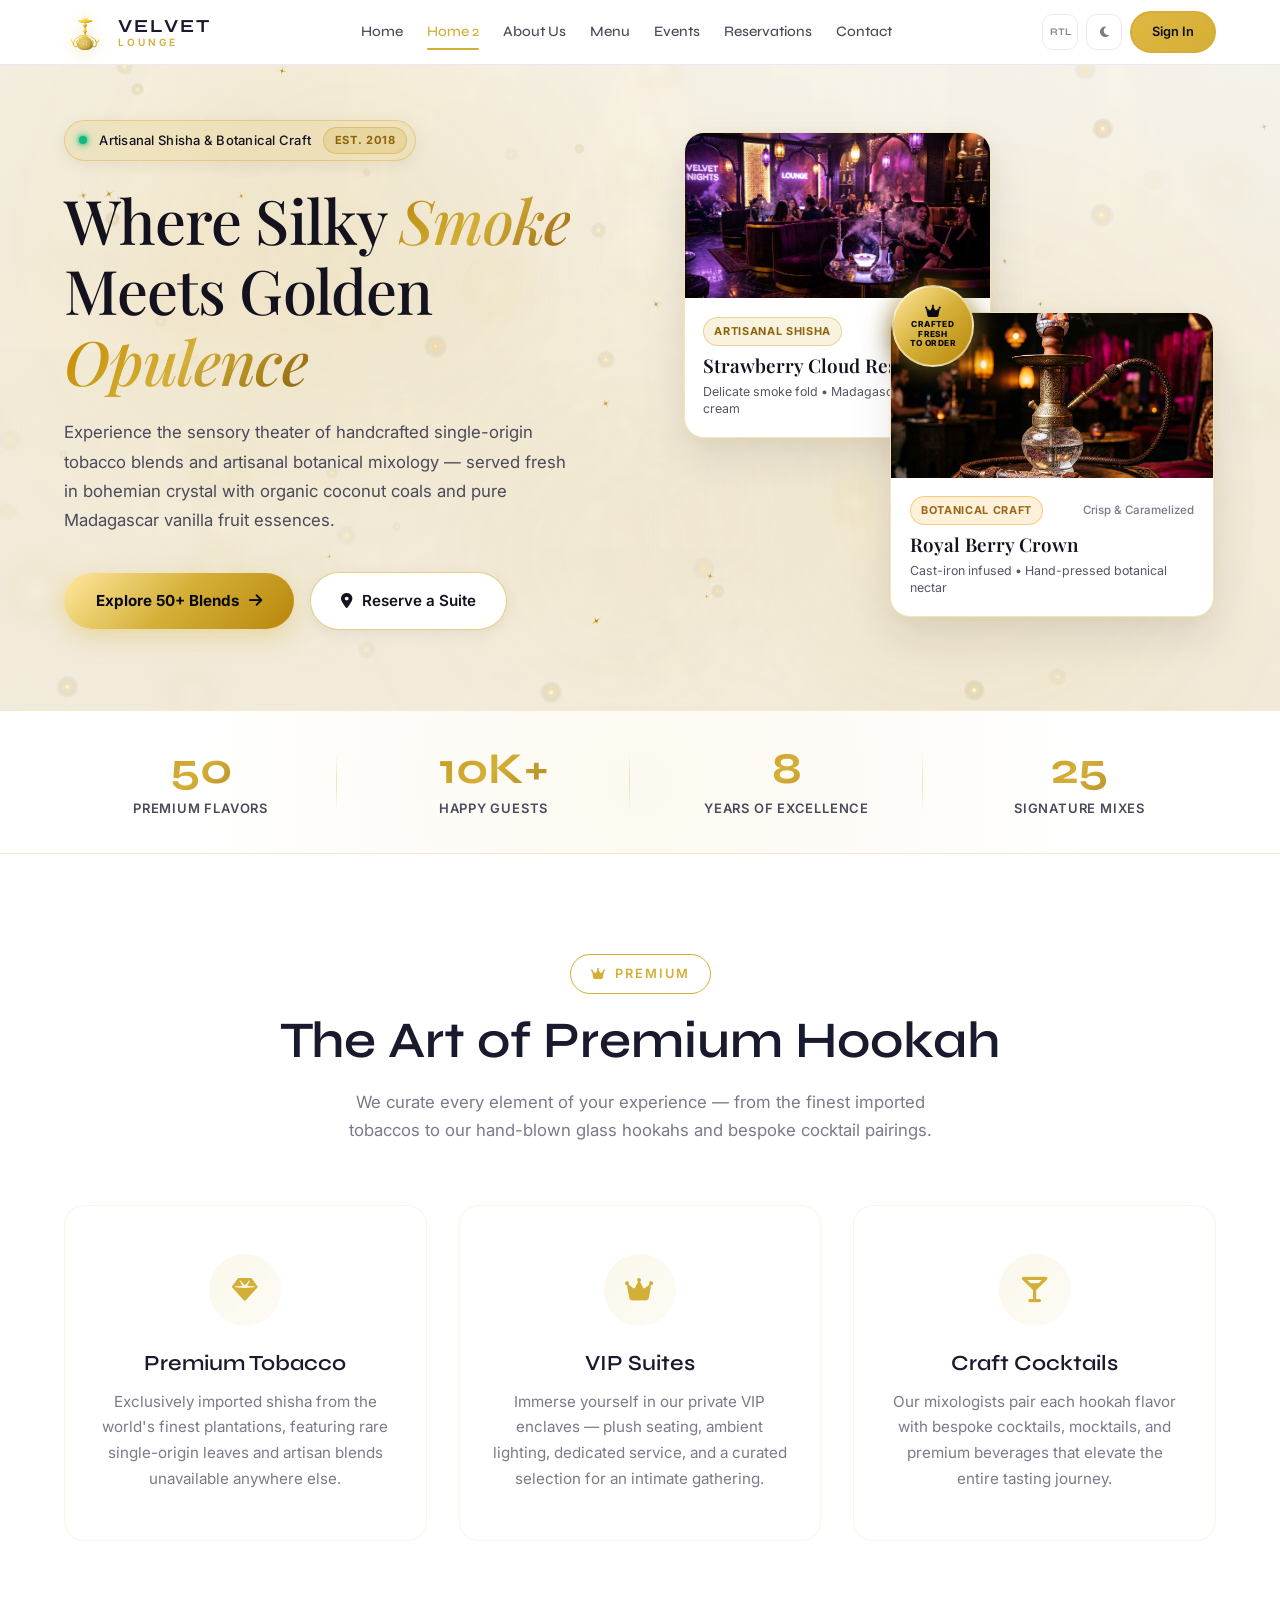
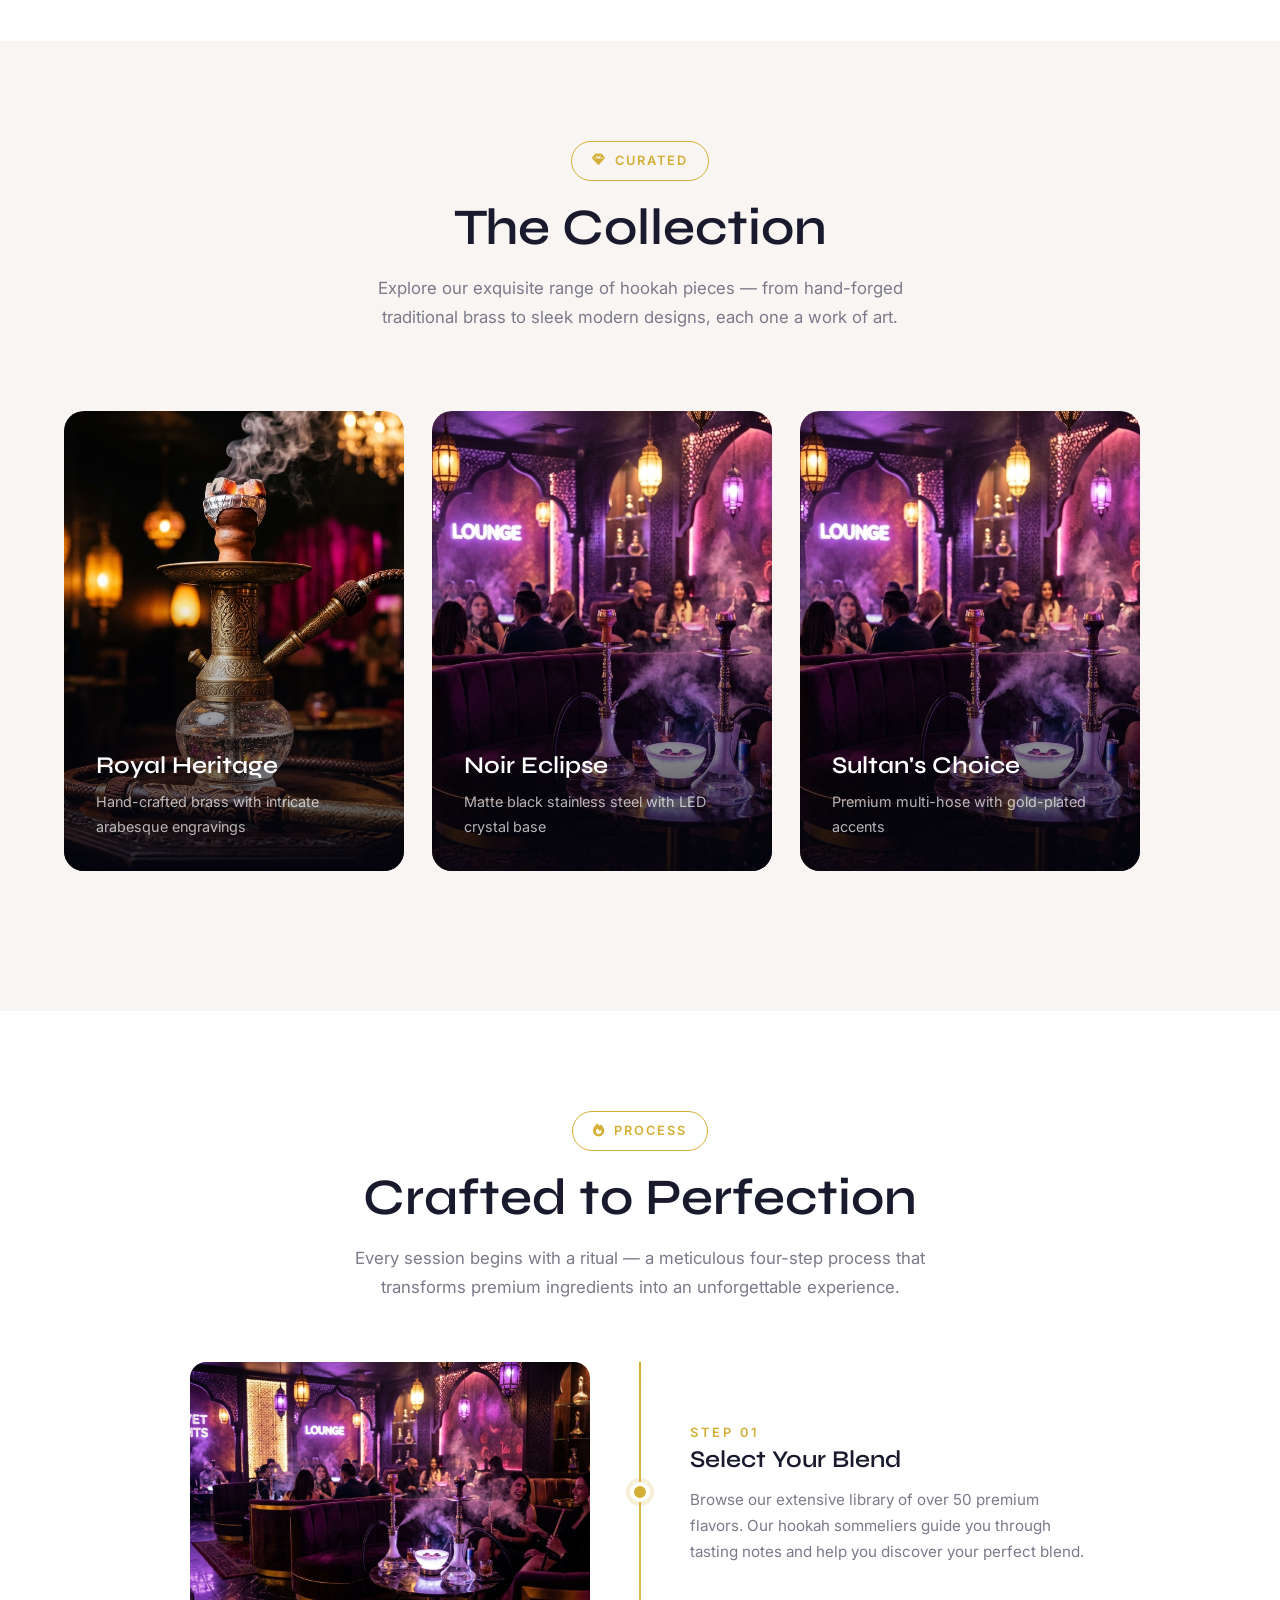
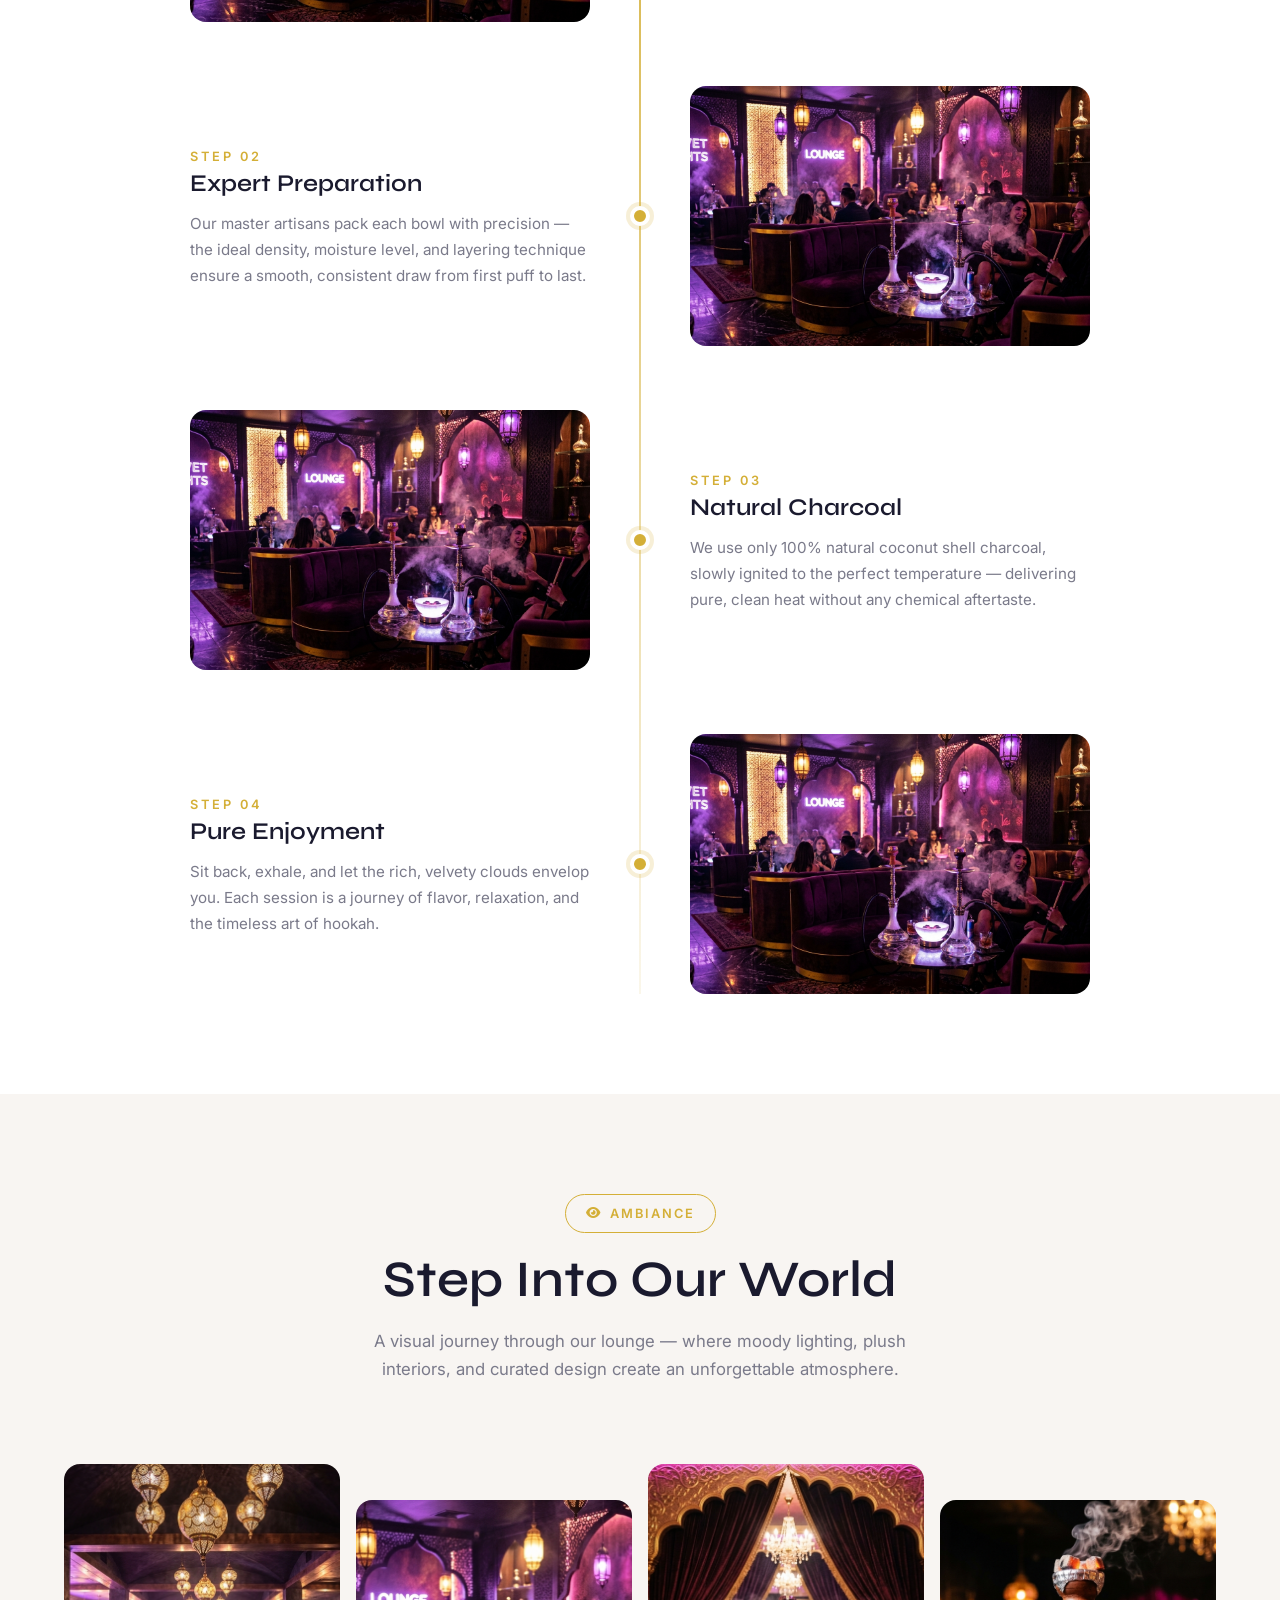
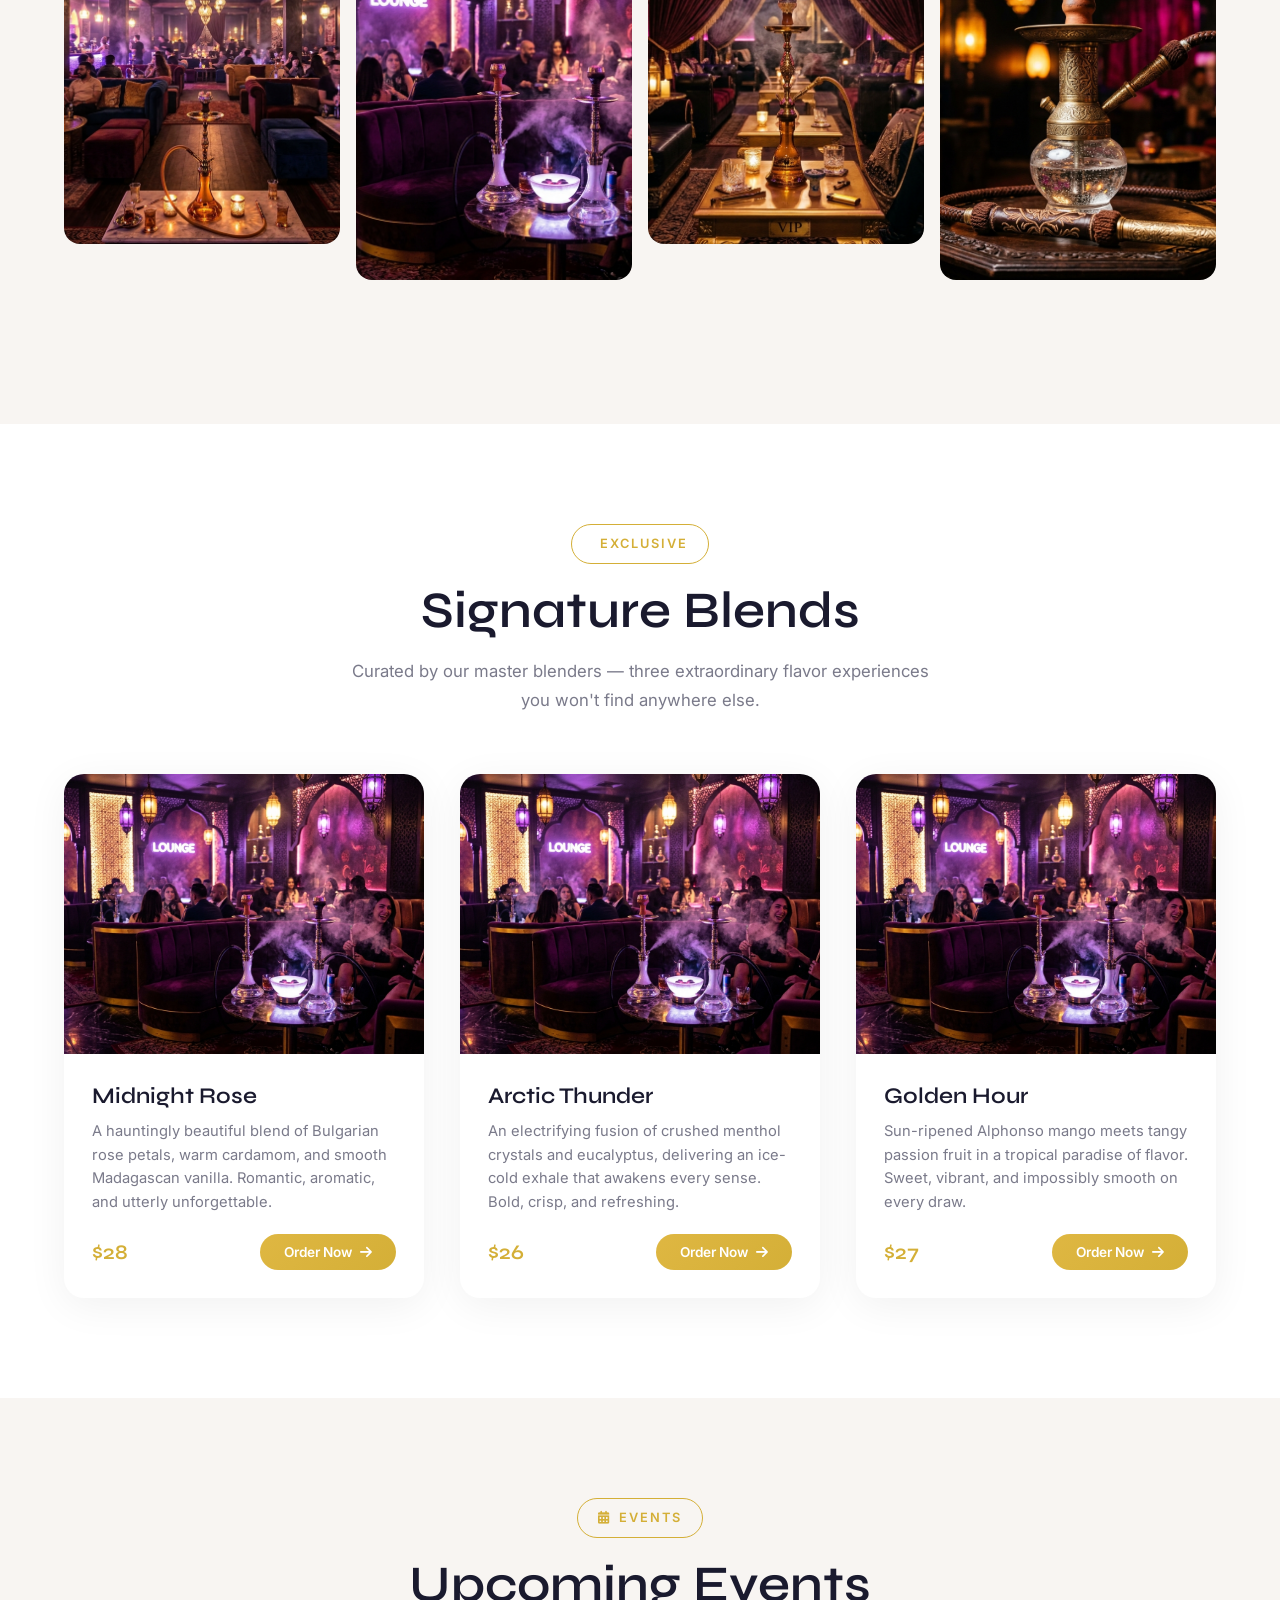
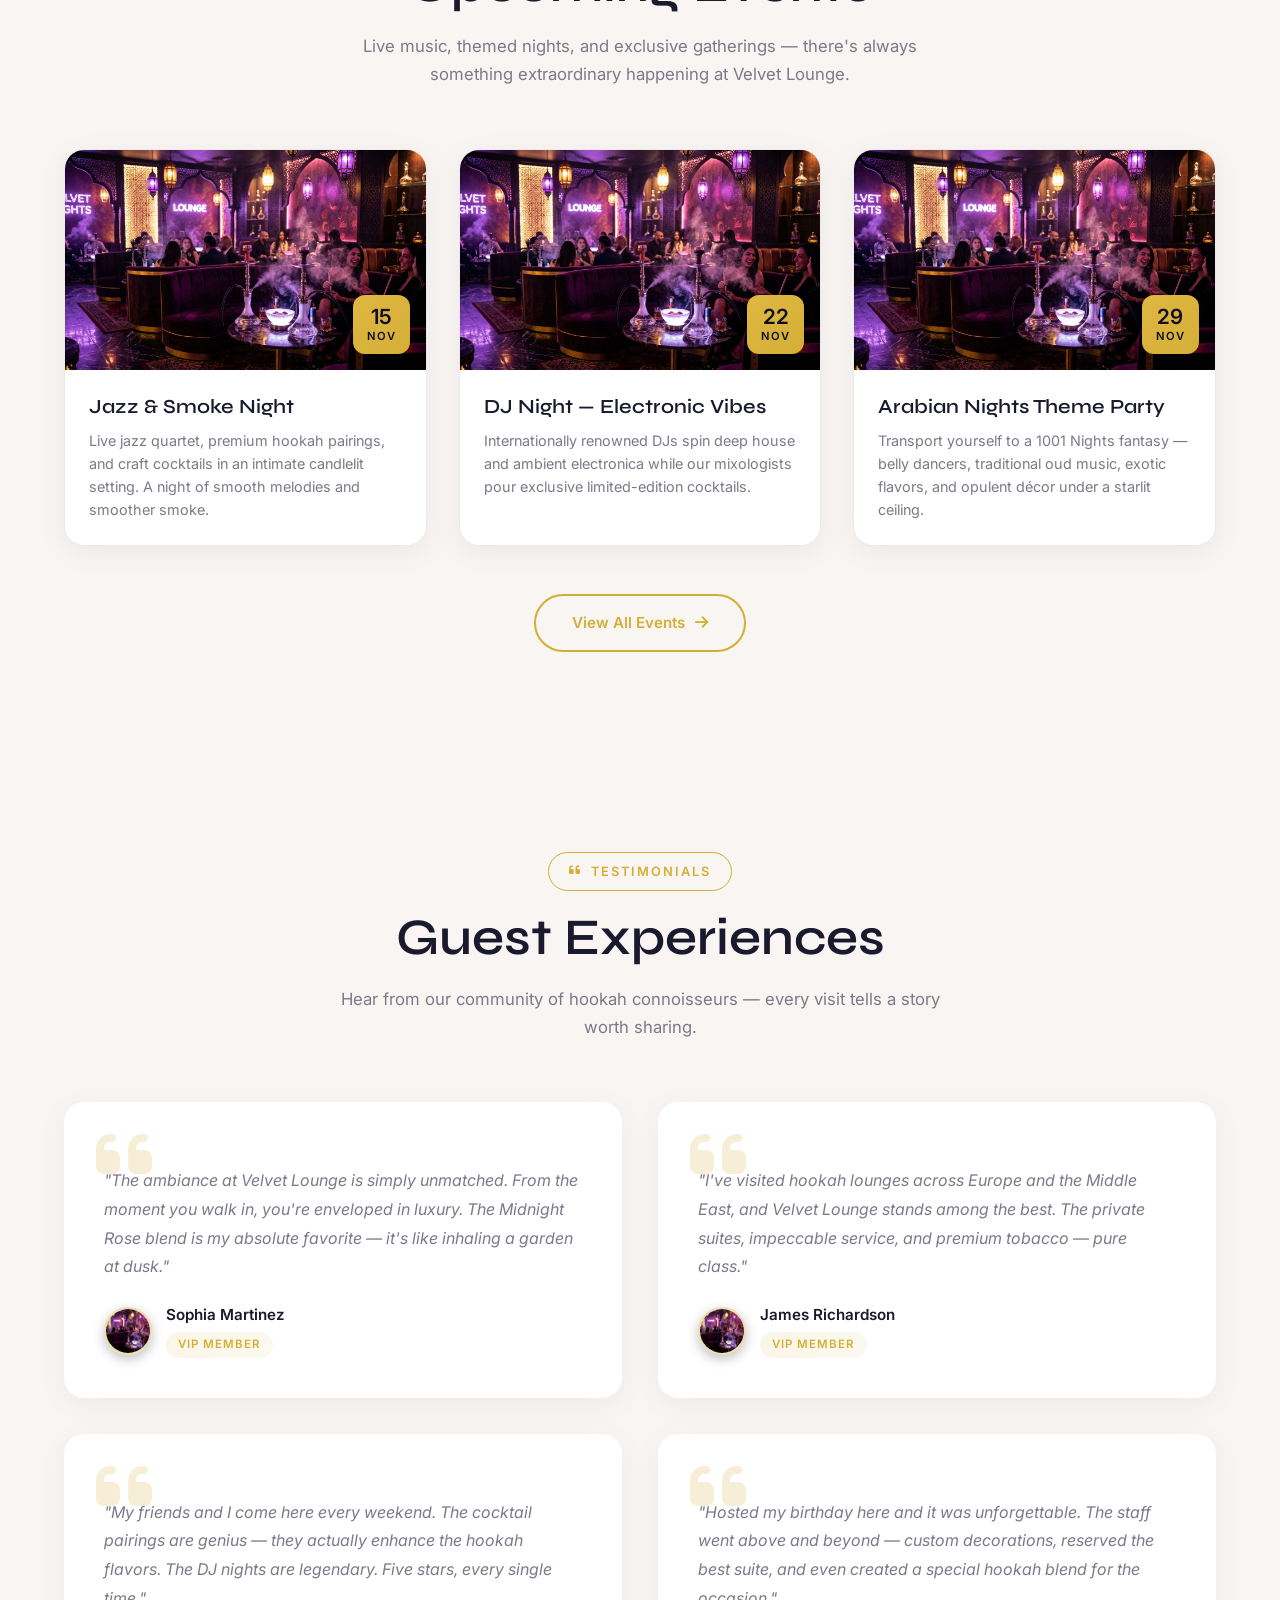
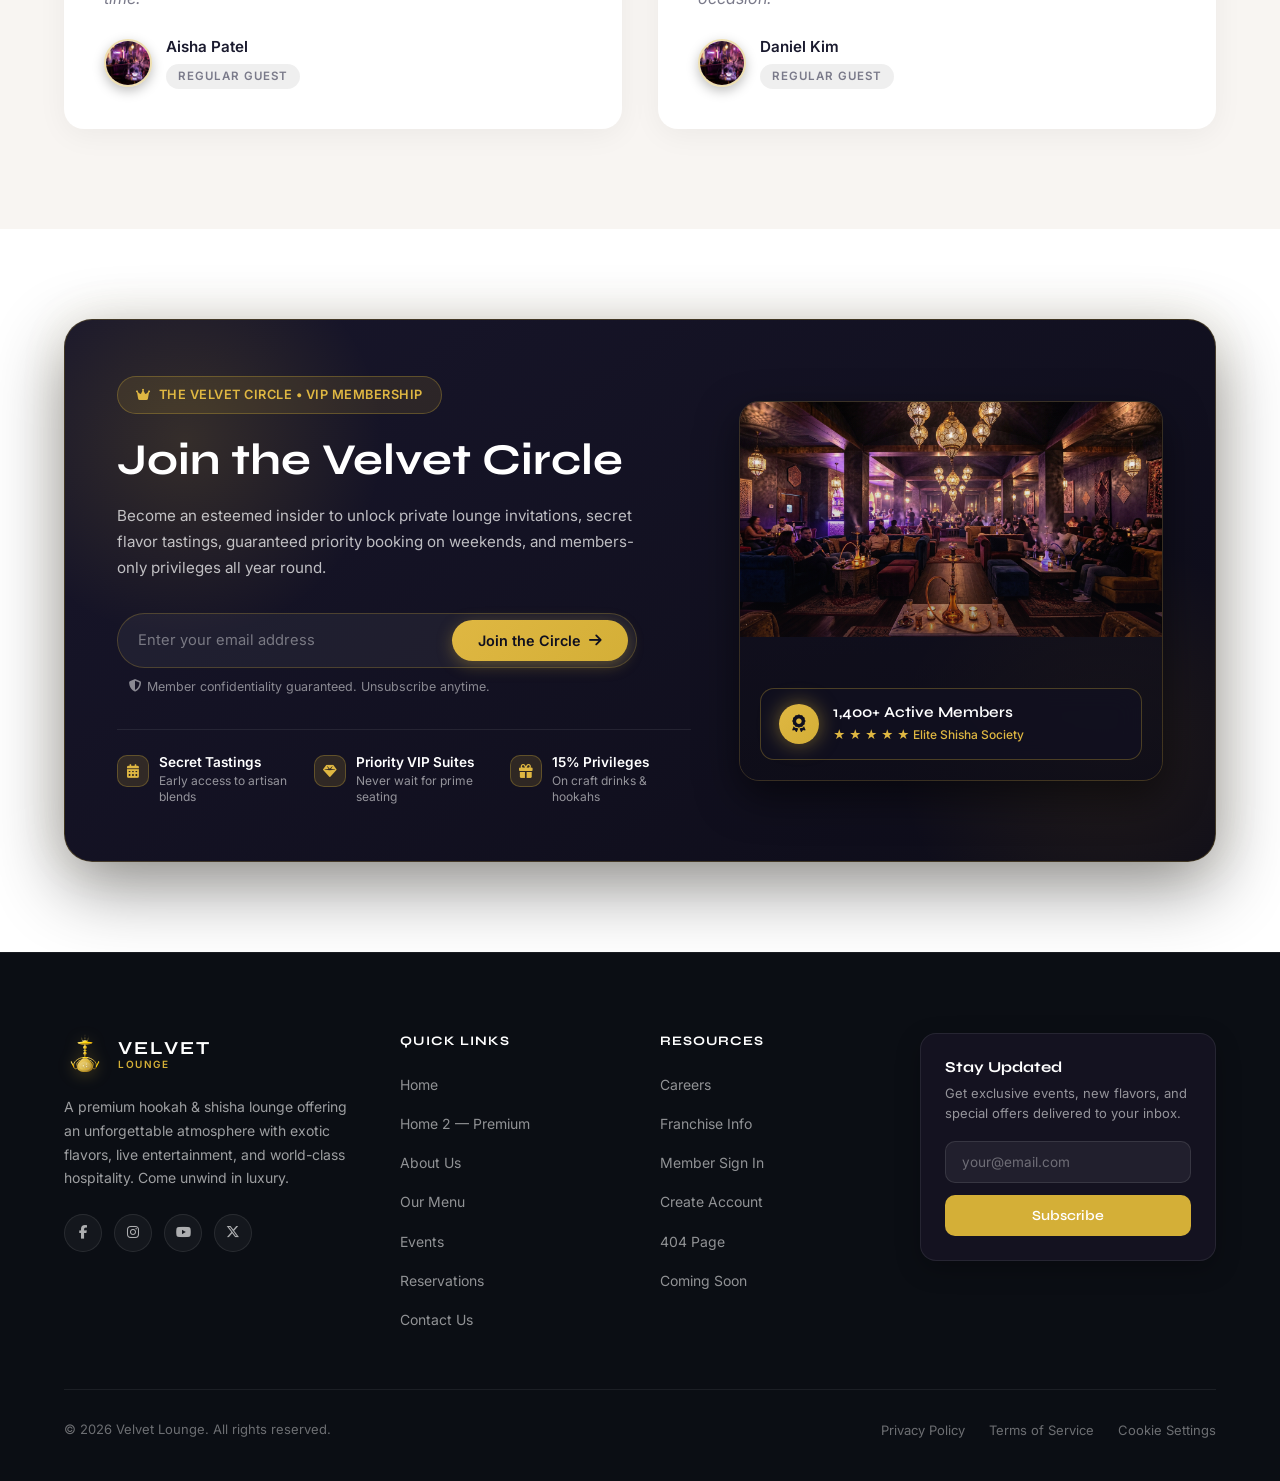
<file: home2.html>
<!DOCTYPE html>
<html lang="en">
<head>
  <meta charset="UTF-8" />
  <meta name="viewport" content="width=device-width, initial-scale=1.0" />
  <title>Velvet Lounge — Premium Experience</title>
  <link rel="icon" href="favicon.svg" type="image/svg+xml" />
  <link rel="preconnect" href="https://fonts.googleapis.com" />
  <link rel="preconnect" href="https://fonts.gstatic.com" crossorigin />
  <link href="https://fonts.googleapis.com/css2?family=Playfair+Display:ital,wght@0,400;0,500;0,600;0,700;1,400;1,500;1,600&family=Inter:wght@300;400;500;600;700&family=Syne:wght@500;600;700;800&display=swap" rel="stylesheet">
  <link rel="stylesheet" href="https://cdnjs.cloudflare.com/ajax/libs/font-awesome/6.5.1/css/all.min.css" />
  <link rel="stylesheet" href="style.css" />

  <style>
    /* ============================================================
       HOME 2 — PREMIUM PAGE STYLES
       ============================================================ */

    /* ---------- SECTION FOUNDATIONS ---------- */
    .section { padding: 100px 0; }
    .section-alt { padding: 100px 0; background: var(--bg-alt, #f8f5f2); }
    :root.dark .section-alt { background: var(--bg-alt-dark, #1a1a2e); }

    .section-badge {
      display: inline-flex;
      align-items: center;
      gap: 8px;
      padding: 8px 20px;
      border-radius: 30px;
      font-family: 'Inter', sans-serif;
      font-size: 0.8rem;
      font-weight: 600;
      text-transform: uppercase;
      letter-spacing: 2px;
      color: var(--primary, #D4AF37);
      border: 1px solid var(--primary, #D4AF37);
      margin-bottom: 16px;
    }

    .section-heading {
      font-family: 'Syne', sans-serif;
      font-size: clamp(2rem, 4vw, 3.2rem);
      font-weight: 600;
      margin-bottom: 16px;
      color: var(--text, #1a1a2e);
      line-height: 1.2;
    }
    :root.dark .section-heading { color: var(--text-dark, #f0e6f6); }

    .section-subtext {
      font-family: 'Inter', sans-serif;
      font-size: 1.05rem;
      color: var(--text-muted, #666);
      max-width: 600px;
      line-height: 1.7;
    }
    :root.dark .section-subtext { color: var(--text-muted-dark, #aaa); }

    .section-header {
      text-align: center;
      margin-bottom: 60px;
    }
    .section-header .section-subtext { margin: 0 auto; }

            /* ---------- 1. CINEMATIC VIP HERO (EDITORIAL ASYMMETRIC COLLAGE) ---------- */
    .hero2-section {
      position: relative;
      min-height: auto;
      padding: 3.5rem 0 5rem;
      overflow: hidden;
      background: #090710;
    }

    .hero2-bg {
      position: absolute;
      inset: 0;
      background: url('assets/images/hero-premium.jpg') center/cover no-repeat;
      opacity: 0.16;
      filter: blur(4px);
      transform: scale(1.05);
      z-index: 1;
    }

    .hero2-overlay {
      position: absolute;
      inset: 0;
      background: 
        radial-gradient(circle at 18% 30%, rgba(212, 175, 55, 0.14) 0%, transparent 55%),
        radial-gradient(circle at 82% 65%, rgba(212, 175, 55, 0.10) 0%, transparent 55%),
        radial-gradient(circle at 50% 100%, rgba(20, 16, 32, 0.9) 0%, transparent 70%),
        linear-gradient(180deg, rgba(9, 7, 16, 0.94) 0%, rgba(13, 10, 22, 0.88) 50%, rgba(9, 7, 16, 0.98) 100%);
      z-index: 2;
    }

    /* Ambient Thematic Glow Auroras */
    .hero2-ambient-aurora {
      position: absolute;
      inset: 0;
      z-index: 2;
      pointer-events: none;
      overflow: hidden;
    }

    .aurora-orb {
      position: absolute;
      border-radius: 50%;
      filter: blur(65px);
      pointer-events: none;
      opacity: 0.60;
      mix-blend-mode: screen;
      will-change: transform, opacity;
    }

    .aurora-orb-1 {
      width: 500px;
      height: 500px;
      top: -12%;
      left: 8%;
      background: radial-gradient(circle, rgba(168, 85, 247, 0.38) 0%, rgba(139, 92, 246, 0.12) 50%, transparent 70%);
      animation: auroraFloat1 16s ease-in-out infinite alternate;
    }

    .aurora-orb-2 {
      width: 540px;
      height: 540px;
      top: 25%;
      right: 4%;
      background: radial-gradient(circle, rgba(212, 175, 55, 0.34) 0%, rgba(245, 158, 11, 0.12) 50%, transparent 70%);
      animation: auroraFloat2 19s ease-in-out infinite alternate;
    }

    .aurora-orb-3 {
      width: 420px;
      height: 420px;
      bottom: -8%;
      left: 32%;
      background: radial-gradient(circle, rgba(245, 158, 11, 0.28) 0%, rgba(212, 175, 55, 0.08) 55%, transparent 70%);
      animation: auroraFloat3 14s ease-in-out infinite alternate;
    }

    @keyframes auroraFloat1 {
      0% { transform: translate(0, 0) scale(1); opacity: 0.50; }
      50% { transform: translate(45px, 35px) scale(1.14); opacity: 0.75; }
      100% { transform: translate(-35px, 20px) scale(0.92); opacity: 0.45; }
    }

    @keyframes auroraFloat2 {
      0% { transform: translate(0, 0) scale(1); opacity: 0.55; }
      50% { transform: translate(-55px, -35px) scale(1.15); opacity: 0.80; }
      100% { transform: translate(30px, 45px) scale(0.90); opacity: 0.50; }
    }

    @keyframes auroraFloat3 {
      0% { transform: translate(0, 0) scale(0.9); opacity: 0.40; }
      50% { transform: translate(35px, -30px) scale(1.18); opacity: 0.70; }
      100% { transform: translate(-40px, 15px) scale(1); opacity: 0.45; }
    }

    .hero2-particles {
      position: absolute;
      inset: 0;
      z-index: 3;
      pointer-events: none;
    }

    .hero2-particles canvas {
      position: absolute;
      inset: 0;
      width: 100%;
      height: 100%;
      pointer-events: none;
    }

    .hero2-section > .container {
      position: relative;
      z-index: 4;
      width: 100%;
    }

    /* Asymmetric 2-Column Grid */
    .hero2-ref-grid {
      display: grid;
      grid-template-columns: 1.05fr 1fr;
      gap: 3.5rem;
      align-items: center;
      max-width: 1220px;
      margin: 0 auto;
    }

    /* Left Narrative Column */
    .hero2-ref-content {
      position: relative;
      z-index: 2;
    }

    /* Top Pill Badge */
    .hero2-ref-badge {
      display: inline-flex;
      align-items: center;
      gap: 0.75rem;
      padding: 0.35rem 0.5rem 0.35rem 0.9rem;
      background: rgba(212, 175, 55, 0.08);
      border: 1px solid rgba(212, 175, 55, 0.35);
      border-radius: 9999px;
      margin-bottom: 1.5rem;
      backdrop-filter: blur(12px);
      -webkit-backdrop-filter: blur(12px);
      box-shadow: 0 4px 18px rgba(0, 0, 0, 0.3);
    }

    .pill-live-dot {
      width: 8px;
      height: 8px;
      border-radius: 50%;
      background: #10B981;
      box-shadow: 0 0 10px #10B981, 0 0 4px #10B981;
      display: inline-block;
      animation: refPulse 2s infinite ease-in-out;
    }

    @keyframes refPulse {
      0%, 100% { opacity: 1; transform: scale(1); }
      50% { opacity: 0.45; transform: scale(0.85); }
    }

    .pill-label {
      font-family: 'Inter', sans-serif;
      font-size: 0.8125rem;
      font-weight: 500;
      color: rgba(255, 255, 255, 0.92);
      letter-spacing: 0.02em;
    }

    .pill-est {
      padding: 0.2rem 0.65rem;
      background: rgba(212, 175, 55, 0.2);
      border: 1px solid rgba(212, 175, 55, 0.45);
      border-radius: 9999px;
      font-family: 'Inter', sans-serif;
      font-size: 0.7rem;
      font-weight: 700;
      color: #F5C542;
      letter-spacing: 0.06em;
    }

    /* Editorial Headline with Harmonious Luxury Gold Accents */
    .hero2-ref-title {
      font-family: 'Playfair Display', Georgia, serif;
      font-size: clamp(2.5rem, 4.8vw, 4.15rem);
      font-weight: 500;
      line-height: 1.15;
      color: #FFFFFF;
      margin: 0 0 1.35rem;
      letter-spacing: -0.015em;
    }

    .title-accent-gold {
      font-family: 'Playfair Display', Georgia, serif;
      font-style: italic;
      font-weight: 500;
      background: linear-gradient(135deg, #FFE89E 0%, #DFB742 100%);
      -webkit-background-clip: text;
      -webkit-text-fill-color: transparent;
      display: inline-block;
    }

    .title-accent-amber {
      font-family: 'Playfair Display', Georgia, serif;
      font-style: italic;
      font-weight: 500;
      background: linear-gradient(135deg, #FFE89E 0%, #D4AF37 50%, #B8860B 100%);
      -webkit-background-clip: text;
      -webkit-text-fill-color: transparent;
      display: inline-block;
    }

    /* Lead Paragraph */
    .hero2-ref-desc {
      font-family: 'Inter', sans-serif;
      font-size: 1.05rem;
      line-height: 1.75;
      color: rgba(255, 255, 255, 0.74);
      margin: 0 0 2.25rem;
      max-width: 520px;
    }

    /* Action CTAs — Luxury Gold & Outline Glass */
    .hero2-ref-ctas {
      display: flex;
      align-items: center;
      gap: 1rem;
      flex-wrap: wrap;
    }

    .btn-ref-primary {
      display: inline-flex;
      align-items: center;
      gap: 0.65rem;
      padding: 0.95rem 2rem;
      border-radius: 9999px;
      background: linear-gradient(135deg, #FFE89E 0%, #D4AF37 50%, #B8860B 100%);
      color: #0A0A15;
      font-family: 'Inter', sans-serif;
      font-size: 0.95rem;
      font-weight: 700;
      text-decoration: none;
      box-shadow: 0 8px 24px rgba(212, 175, 55, 0.35);
      transition: all 0.3s cubic-bezier(0.16, 1, 0.3, 1);
    }

    .btn-ref-primary:hover {
      transform: translateY(-2px);
      box-shadow: 0 12px 34px rgba(212, 175, 55, 0.55);
      background: linear-gradient(135deg, #FFF0B8 0%, #DFB742 50%, #C5981E 100%);
      color: #0A0A15;
    }

    .btn-ref-outline {
      display: inline-flex;
      align-items: center;
      gap: 0.65rem;
      padding: 0.95rem 1.85rem;
      border-radius: 9999px;
      background: rgba(255, 255, 255, 0.05);
      border: 1.5px solid rgba(212, 175, 55, 0.35);
      color: #FFFFFF;
      font-family: 'Inter', sans-serif;
      font-size: 0.95rem;
      font-weight: 600;
      text-decoration: none;
      backdrop-filter: blur(10px);
      -webkit-backdrop-filter: blur(10px);
      transition: all 0.3s cubic-bezier(0.16, 1, 0.3, 1);
    }

    .btn-ref-outline:hover {
      background: rgba(212, 175, 55, 0.15);
      border-color: var(--primary, #D4AF37);
      color: #FFE89E;
      transform: translateY(-2px);
    }

    /* Right Column: Overlapping Staggered Cards Collage */
    .hero2-ref-visual {
      position: relative;
    }

    .ref-collage-wrap {
      position: relative;
      width: 100%;
      max-width: 530px;
      height: 485px;
      margin: 0 auto;
    }

    .ref-collage-card {
      position: absolute;
      background: linear-gradient(145deg, #181524 0%, #12101C 100%);
      border: 1px solid rgba(212, 175, 55, 0.22);
      border-radius: 20px;
      overflow: hidden;
      transition: transform 0.4s ease, box-shadow 0.4s ease, border-color 0.4s ease;
    }

    /* Card 1: Top-Left */
    .ref-card-1 {
      top: 0;
      left: 0;
      width: 58%;
      box-shadow: 0 20px 45px rgba(0, 0, 0, 0.5);
      z-index: 1;
    }

    .ref-card-1:hover {
      transform: translateY(-4px);
      box-shadow: 0 24px 55px rgba(0, 0, 0, 0.65);
      border-color: rgba(212, 175, 55, 0.45);
    }

    /* Card 2: Bottom-Right */
    .ref-card-2 {
      bottom: 0;
      right: 0;
      width: 61%;
      box-shadow: 0 25px 55px rgba(0, 0, 0, 0.65);
      z-index: 2;
    }

    .ref-card-2:hover {
      transform: translateY(-4px);
      box-shadow: 0 28px 65px rgba(0, 0, 0, 0.75);
      border-color: rgba(212, 175, 55, 0.45);
    }

    .ref-card-img-wrap {
      width: 100%;
      height: 165px;
      overflow: hidden;
      position: relative;
      background: #0E0C16;
    }

    .ref-card-img-wrap img {
      width: 100%;
      height: 100%;
      object-fit: cover;
      display: block;
      transition: transform 0.6s cubic-bezier(0.16, 1, 0.3, 1);
    }

    .ref-card-1:hover .ref-card-img-wrap img,
    .ref-card-2:hover .ref-card-img-wrap img {
      transform: scale(1.05);
    }

    .ref-card-body {
      padding: 1.1rem 1.15rem 1.25rem;
    }

    /* Category Tag Pills */
    .ref-tag {
      display: inline-block;
      padding: 0.25rem 0.65rem;
      border-radius: 9999px;
      font-family: 'Inter', sans-serif;
      font-size: 0.68rem;
      font-weight: 700;
      text-transform: uppercase;
      letter-spacing: 0.06em;
      margin-bottom: 0.5rem;
    }

    .tag-gold {
      background: rgba(212, 175, 55, 0.15);
      border: 1px solid rgba(212, 175, 55, 0.4);
      color: #DFB742;
    }

    .tag-amber {
      background: rgba(245, 158, 11, 0.15);
      border: 1px solid rgba(245, 158, 11, 0.4);
      color: #FBBF24;
      margin-bottom: 0;
    }

    .ref-card-head-row {
      display: flex;
      align-items: center;
      justify-content: space-between;
      gap: 0.5rem;
      margin-bottom: 0.5rem;
    }

    .ref-meta-side {
      font-family: 'Inter', sans-serif;
      font-size: 0.72rem;
      color: rgba(255, 255, 255, 0.55);
      font-weight: 500;
    }

    .ref-card-title {
      font-family: 'Playfair Display', Georgia, serif;
      font-size: 1.18rem;
      font-weight: 600;
      color: #FFFFFF;
      margin: 0 0 0.35rem;
      line-height: 1.25;
    }

    .ref-card-sub {
      font-family: 'Inter', sans-serif;
      font-size: 0.775rem;
      color: rgba(255, 255, 255, 0.6);
      line-height: 1.4;
      margin: 0;
    }

    /* Floating Center Circular Stamp — 24K Royal Gold Seal */
    .ref-circular-stamp {
      position: absolute;
      top: 40%;
      left: 47%;
      transform: translate(-50%, -50%);
      width: 82px;
      height: 82px;
      border-radius: 50%;
      background: linear-gradient(135deg, #FFE89E 0%, #D4AF37 50%, #B8860B 100%);
      border: 2.5px solid rgba(255, 255, 255, 0.5);
      box-shadow: 0 0 28px rgba(212, 175, 55, 0.55), 0 10px 24px rgba(0, 0, 0, 0.5);
      z-index: 6;
      display: flex;
      flex-direction: column;
      align-items: center;
      justify-content: center;
      text-align: center;
      gap: 2px;
      padding: 6px;
      animation: stampGlow 3.5s ease-in-out infinite alternate;
    }

    @keyframes stampGlow {
      0% {
        box-shadow: 0 0 24px rgba(212, 175, 55, 0.45), 0 10px 24px rgba(0, 0, 0, 0.45);
        transform: translate(-50%, -50%) scale(1);
      }
      100% {
        box-shadow: 0 0 36px rgba(212, 175, 55, 0.75), 0 12px 28px rgba(0, 0, 0, 0.55);
        transform: translate(-50%, -50%) scale(1.04);
      }
    }

    .ref-circular-stamp i {
      font-size: 0.875rem;
      color: #0A0A15;
    }

    .stamp-text {
      display: flex;
      flex-direction: column;
      font-family: 'Inter', sans-serif;
      font-size: 0.52rem;
      font-weight: 800;
      letter-spacing: 0.05em;
      text-transform: uppercase;
      color: #0A0A15;
      line-height: 1.15;
    }

    /* Responsive Queries */
    @media (max-width: 991px) {
      .hero2-ref-grid {
        grid-template-columns: 1fr;
        gap: 3.25rem;
        text-align: center;
      }
      .hero2-ref-badge {
        margin-left: auto;
        margin-right: auto;
      }
      .hero2-ref-desc {
        margin-left: auto;
        margin-right: auto;
      }
      .hero2-ref-ctas {
        justify-content: center;
      }
      .ref-collage-wrap {
        height: 460px;
        max-width: 500px;
      }
    }

    @media (max-width: 540px) {
      .hero2-section {
        padding: 2.5rem 0 3.75rem;
      }
      .hero2-ref-title {
        font-size: 2.25rem;
      }
      .hero2-ref-ctas {
        flex-direction: column;
        width: 100%;
      }
      .btn-ref-primary,
      .btn-ref-outline {
        width: 100%;
        justify-content: center;
      }
      .ref-collage-wrap {
        height: 400px;
      }
      .ref-card-1 {
        width: 66%;
      }
      .ref-card-2 {
        width: 68%;
      }
      .ref-card-img-wrap {
        height: 135px;
      }
      .ref-card-title {
        font-size: 1.05rem;
      }
      .ref-circular-stamp {
        width: 72px;
        height: 72px;
      }
      .ref-circular-stamp i {
        font-size: 0.75rem;
      }
      .stamp-text {
        font-size: 0.48rem;
      }
    }


    /* ============================================================
       LIGHT THEME ADAPTATION FOR HERO2 & COUNTER STRIP
       ============================================================ */
    :root:not(.dark) .hero2-ambient-aurora,
    html:not(.dark) .hero2-ambient-aurora {
      opacity: 0.5;
      mix-blend-mode: multiply;
    }

    :root:not(.dark) .aurora-orb-1,
    html:not(.dark) .aurora-orb-1 {
      background: radial-gradient(circle, rgba(212, 175, 55, 0.22) 0%, rgba(245, 158, 11, 0.08) 55%, transparent 70%);
    }

    :root:not(.dark) .aurora-orb-2,
    html:not(.dark) .aurora-orb-2 {
      background: radial-gradient(circle, rgba(251, 191, 36, 0.25) 0%, rgba(212, 175, 55, 0.08) 55%, transparent 70%);
    }

    :root:not(.dark) .aurora-orb-3,
    html:not(.dark) .aurora-orb-3 {
      background: radial-gradient(circle, rgba(212, 175, 55, 0.18) 0%, transparent 65%);
    }

    :root:not(.dark) .hero2-section,
    html:not(.dark) .hero2-section {
      background: linear-gradient(180deg, #FBF9F5 0%, #F5F0E6 100%);
    }

    :root:not(.dark) .hero2-bg,
    html:not(.dark) .hero2-bg {
      opacity: 0.08;
      filter: blur(2px);
    }

    :root:not(.dark) .hero2-overlay,
    html:not(.dark) .hero2-overlay {
      background: 
        radial-gradient(circle at 18% 30%, rgba(212, 175, 55, 0.16) 0%, transparent 60%),
        radial-gradient(circle at 82% 65%, rgba(212, 175, 55, 0.12) 0%, transparent 60%),
        linear-gradient(180deg, rgba(251, 249, 245, 0.78) 0%, rgba(245, 240, 230, 0.90) 100%);
    }

    :root:not(.dark) .hero2-ref-badge,
    html:not(.dark) .hero2-ref-badge {
      background: rgba(212, 175, 55, 0.14);
      border-color: rgba(212, 175, 55, 0.45);
      box-shadow: 0 4px 18px rgba(0, 0, 0, 0.06);
    }

    :root:not(.dark) .pill-label,
    html:not(.dark) .pill-label {
      color: #14121E;
    }

    :root:not(.dark) .pill-est,
    html:not(.dark) .pill-est {
      background: rgba(212, 175, 55, 0.22);
      border-color: rgba(212, 175, 55, 0.55);
      color: #8C620A;
    }

    :root:not(.dark) .hero2-ref-title,
    html:not(.dark) .hero2-ref-title {
      color: #14121E;
    }

    :root:not(.dark) .title-accent-gold,
    html:not(.dark) .title-accent-gold {
      background: linear-gradient(135deg, #B8860B 0%, #D4AF37 50%, #996515 100%);
      -webkit-background-clip: text;
      -webkit-text-fill-color: transparent;
    }

    :root:not(.dark) .title-accent-amber,
    html:not(.dark) .title-accent-amber {
      background: linear-gradient(135deg, #C58A00 0%, #D4AF37 50%, #8C620A 100%);
      -webkit-background-clip: text;
      -webkit-text-fill-color: transparent;
    }

    :root:not(.dark) .hero2-ref-desc,
    html:not(.dark) .hero2-ref-desc {
      color: #4A4A5A;
    }

    :root:not(.dark) .btn-ref-outline,
    html:not(.dark) .btn-ref-outline {
      background: #FFFFFF;
      border-color: rgba(212, 175, 55, 0.6);
      color: #14121E;
      box-shadow: 0 4px 16px rgba(0, 0, 0, 0.06);
    }

    :root:not(.dark) .btn-ref-outline:hover,
    html:not(.dark) .btn-ref-outline:hover {
      background: rgba(212, 175, 55, 0.14);
      border-color: #D4AF37;
      color: #8C620A;
    }

    :root:not(.dark) .ref-collage-card,
    html:not(.dark) .ref-collage-card {
      background: #FFFFFF;
      border: 1px solid rgba(212, 175, 55, 0.32);
      box-shadow: 0 20px 45px rgba(26, 26, 46, 0.10), 0 4px 14px rgba(212, 175, 55, 0.08);
    }

    :root:not(.dark) .ref-card-1:hover,
    html:not(.dark) .ref-card-1:hover,
    :root:not(.dark) .ref-card-2:hover,
    html:not(.dark) .ref-card-2:hover {
      box-shadow: 0 24px 55px rgba(26, 26, 46, 0.16), 0 0 20px rgba(212, 175, 55, 0.2);
      border-color: #D4AF37;
    }

    :root:not(.dark) .ref-card-title,
    html:not(.dark) .ref-card-title {
      color: #14121E;
    }

    :root:not(.dark) .ref-card-sub,
    html:not(.dark) .ref-card-sub {
      color: #555566;
    }

    :root:not(.dark) .ref-meta-side,
    html:not(.dark) .ref-meta-side {
      color: #777788;
    }

    :root:not(.dark) .tag-gold,
    html:not(.dark) .tag-gold {
      background: rgba(212, 175, 55, 0.16);
      border-color: rgba(212, 175, 55, 0.45);
      color: #8C620A;
    }

    :root:not(.dark) .tag-amber,
    html:not(.dark) .tag-amber {
      background: rgba(245, 158, 11, 0.15);
      border-color: rgba(245, 158, 11, 0.45);
      color: #996515;
    }

    :root:not(.dark) .counter-section,
    html:not(.dark) .counter-section {
      background: #FFFFFF;
      border-top: 1px solid rgba(212, 175, 55, 0.24);
      border-bottom: 1px solid rgba(212, 175, 55, 0.24);
    }

    :root:not(.dark) .counter-number,
    html:not(.dark) .counter-number {
      background: linear-gradient(135deg, #B8860B 0%, #D4AF37 50%, #8C620A 100%);
      -webkit-background-clip: text;
      -webkit-text-fill-color: transparent;
    }

    :root:not(.dark) .counter-label,
    html:not(.dark) .counter-label {
      color: #4A4A5A;
    }

    :root:not(.dark) .counter-item:not(:last-child)::after,
    html:not(.dark) .counter-item:not(:last-child)::after {
      background: linear-gradient(180deg, transparent, rgba(212, 175, 55, 0.35), transparent);
    }

    /* ---------- 2. VIP EXPERIENCE INTRO ---------- */
    .vip-cards-grid {
      display: grid;
      grid-template-columns: repeat(3, 1fr);
      gap: 32px;
    }
    .vip-card {
      text-align: center;
      padding: 48px 32px;
      border-radius: 20px;
      background: rgba(255,255,255,0.6);
      backdrop-filter: blur(16px);
      -webkit-backdrop-filter: blur(16px);
      border: 1px solid rgba(212, 175, 55,0.12);
      transition: transform 0.4s, box-shadow 0.4s;
    }
    :root.dark .vip-card {
      background: rgba(255,255,255,0.04);
      border-color: rgba(255,255,255,0.08);
    }
    .vip-card:hover {
      transform: translateY(-8px);
      box-shadow: 0 20px 60px rgba(212, 175, 55,0.12);
    }
    .vip-card-icon {
      width: 72px;
      height: 72px;
      margin: 0 auto 24px;
      display: flex;
      align-items: center;
      justify-content: center;
      border-radius: 50%;
      background: linear-gradient(135deg, rgba(212, 175, 55,0.1), rgba(212, 175, 55,0.05));
      font-size: 1.6rem;
      color: var(--primary, #D4AF37);
    }
    .vip-card h3 {
      font-family: 'Syne', sans-serif;
      font-size: 1.35rem;
      font-weight: 600;
      margin-bottom: 12px;
      color: var(--text, #1a1a2e);
    }
    :root.dark .vip-card h3 { color: #f0e6f6; }
    .vip-card p {
      font-family: 'Inter', sans-serif;
      font-size: 0.95rem;
      color: var(--text-muted, #666);
      line-height: 1.7;
    }
    :root.dark .vip-card p { color: #aaa; }

    /* ---------- 3. PREMIUM COLLECTION SHOWCASE ---------- */
    .collection-scroll {
      display: flex;
      gap: 28px;
      overflow-x: auto;
      padding: 20px 0 40px;
      scroll-snap-type: x mandatory;
      -webkit-overflow-scrolling: touch;
      scrollbar-width: thin;
      scrollbar-color: var(--primary, #D4AF37) transparent;
    }
    .collection-scroll::-webkit-scrollbar { height: 6px; }
    .collection-scroll::-webkit-scrollbar-track { background: transparent; }
    .collection-scroll::-webkit-scrollbar-thumb { background: var(--primary, #D4AF37); border-radius: 10px; }

    .collection-card {
      flex: 0 0 340px;
      min-height: 460px;
      border-radius: 20px;
      overflow: hidden;
      position: relative;
      scroll-snap-align: start;
      cursor: pointer;
    }
    .collection-card img {
      width: 100%;
      height: 100%;
      object-fit: cover;
      transition: transform 0.6s;
    }
    .collection-card:hover img { transform: scale(1.08); }
    .collection-card-overlay {
      position: absolute;
      inset: 0;
      background: linear-gradient(to top, rgba(5,5,15,0.85) 0%, transparent 60%);
      display: flex;
      flex-direction: column;
      justify-content: flex-end;
      padding: 32px;
    }
    .collection-card-overlay h3 {
      font-family: 'Syne', sans-serif;
      font-size: 1.5rem;
      font-weight: 600;
      color: #fff;
      margin-bottom: 8px;
    }
    .collection-card-overlay p {
      font-family: 'Inter', sans-serif;
      font-size: 0.9rem;
      color: rgba(255,255,255,0.7);
    }

    /* ---------- 4. PROCESS TIMELINE ---------- */
    .timeline {
      position: relative;
      max-width: 900px;
      margin: 0 auto;
    }
    .timeline::before {
      content: '';
      position: absolute;
      left: 50%;
      top: 0;
      bottom: 0;
      width: 2px;
      background: linear-gradient(to bottom, var(--primary, #D4AF37), rgba(212, 175, 55,0.1));
      transform: translateX(-50%);
    }
    .timeline-item {
      display: flex;
      align-items: center;
      justify-content: space-between;
      margin-bottom: 64px;
      position: relative;
    }
    .timeline-item:last-child { margin-bottom: 0; }
    .timeline-item:nth-child(even) { flex-direction: row-reverse; }

    .timeline-dot {
      position: absolute;
      left: 50%;
      top: 50%;
      transform: translate(-50%, -50%);
      width: 20px;
      height: 20px;
      border-radius: 50%;
      background: var(--primary, #D4AF37);
      border: 4px solid var(--bg-main, #fff);
      z-index: 2;
      box-shadow: 0 0 0 4px rgba(212, 175, 55,0.2);
    }
    :root.dark .timeline-dot,
    html.dark .timeline-dot { border-color: var(--bg-main, #0f0f1a); }

    .timeline-img {
      width: calc(50% - 50px);
      height: 260px;
      flex-shrink: 0;
      border-radius: 16px;
      overflow: hidden;
    }
    .timeline-img img {
      width: 100%;
      height: 260px;
      object-fit: cover;
      display: block;
    }
    .timeline-text {
      width: calc(50% - 50px);
      flex-shrink: 0;
    }
    .timeline-step {
      font-family: 'Inter', sans-serif;
      font-size: 0.8rem;
      font-weight: 600;
      color: var(--primary, #D4AF37);
      text-transform: uppercase;
      letter-spacing: 3px;
      margin-bottom: 8px;
    }
    .timeline-text h3 {
      font-family: 'Syne', sans-serif;
      font-size: 1.5rem;
      font-weight: 600;
      color: var(--text, #1a1a2e);
      margin-bottom: 12px;
    }
    :root.dark .timeline-text h3 { color: #f0e6f6; }
    .timeline-text p {
      font-family: 'Inter', sans-serif;
      font-size: 0.95rem;
      color: var(--text-muted, #666);
      line-height: 1.7;
    }
    :root.dark .timeline-text p { color: #aaa; }

    /* ---------- 5. AMBIANCE GALLERY (Film-Strip - Fitted 4-Card Grid) ---------- */
    .filmstrip-gallery {
      display: flex;
      gap: 16px;
      overflow-x: hidden;
      padding: 20px 0 44px;
    }
    .filmstrip-gallery::-webkit-scrollbar { display: none; }

    .filmstrip-item {
      flex: 1 1 0;
      min-width: 0;
      height: 380px;
      border-radius: 16px;
      overflow: hidden;
      position: relative;
    }
    .filmstrip-item:nth-child(even) { margin-top: 36px; }
    .filmstrip-item img {
      width: 100%;
      height: 100%;
      object-fit: cover;
      transition: transform 0.5s;
    }
    .filmstrip-item:hover img { transform: scale(1.06); }
    .filmstrip-caption {
      position: absolute;
      bottom: 0;
      left: 0;
      right: 0;
      padding: 24px;
      background: linear-gradient(to top, rgba(0,0,0,0.8), transparent);
      transform: translateY(100%);
      transition: transform 0.4s;
    }
    .filmstrip-item:hover .filmstrip-caption { transform: translateY(0); }
    .filmstrip-caption span {
      font-family: 'Inter', sans-serif;
      font-size: 0.95rem;
      font-weight: 500;
      color: #fff;
    }

    /* ---------- 6. SIGNATURE BLENDS ---------- */
    .blends-grid {
      display: grid;
      grid-template-columns: repeat(3, 1fr);
      gap: 36px;
    }
    .blend-card {
      border-radius: 20px;
      overflow: hidden;
      background: var(--card-bg, #fff);
      box-shadow: 0 8px 40px rgba(0,0,0,0.06);
      transition: transform 0.4s, box-shadow 0.4s;
    }
    :root.dark .blend-card { background: var(--card-bg-dark, #1a1a2e); box-shadow: 0 8px 40px rgba(0,0,0,0.3); }
    .blend-card:hover {
      transform: translateY(-8px);
      box-shadow: 0 16px 50px rgba(212, 175, 55,0.15);
    }
    .blend-card-img {
      position: relative;
      height: 280px;
      overflow: hidden;
    }
    .blend-card-img img {
      width: 100%;
      height: 100%;
      object-fit: cover;
      transition: transform 0.5s;
    }
    .blend-card:hover .blend-card-img img { transform: scale(1.08); }
    .blend-card-body {
      padding: 28px;
    }
    .blend-card-body h3 {
      font-family: 'Syne', sans-serif;
      font-size: 1.4rem;
      font-weight: 600;
      color: var(--text, #1a1a2e);
      margin-bottom: 10px;
    }
    :root.dark .blend-card-body h3 { color: #f0e6f6; }
    .blend-card-body p {
      font-family: 'Inter', sans-serif;
      font-size: 0.92rem;
      color: var(--text-muted, #666);
      line-height: 1.6;
      margin-bottom: 20px;
    }
    :root.dark .blend-card-body p { color: #aaa; }
    .blend-card-footer {
      display: flex;
      align-items: center;
      justify-content: space-between;
    }
    .blend-price {
      font-family: 'Syne', sans-serif;
      font-size: 1.3rem;
      font-weight: 600;
      color: var(--primary, #D4AF37);
    }
    .blend-order-btn {
      display: inline-flex;
      align-items: center;
      gap: 8px;
      padding: 10px 24px;
      background: linear-gradient(135deg, #DFB742, #D4AF37);
      color: #fff;
      font-family: 'Inter', sans-serif;
      font-size: 0.85rem;
      font-weight: 600;
      text-decoration: none;
      border-radius: 30px;
      border: none;
      cursor: pointer;
      transition: transform 0.3s, box-shadow 0.3s;
    }
    .blend-order-btn:hover {
      transform: translateY(-2px);
      box-shadow: 0 6px 20px rgba(212, 175, 55,0.3);
    }

    /* ---------- 7. EVENTS PREVIEW ---------- */
    .events-grid {
      display: grid;
      grid-template-columns: repeat(3, 1fr);
      gap: 32px;
    }
    .event-card {
      border-radius: 20px;
      overflow: hidden;
      background: var(--card-bg, #fff);
      box-shadow: 0 6px 30px rgba(0,0,0,0.06);
      transition: transform 0.4s;
      position: relative;
    }
    :root.dark .event-card { background: var(--card-bg-dark, #1a1a2e); box-shadow: 0 6px 30px rgba(0,0,0,0.3); }
    .event-card:hover { transform: translateY(-6px); }
    .event-card-img {
      height: 220px;
      overflow: hidden;
      position: relative;
    }
    .event-card-img img {
      width: 100%;
      height: 100%;
      object-fit: cover;
      transition: transform 0.5s;
    }
    .event-card:hover .event-card-img img { transform: scale(1.06); }
    .event-date-badge {
      position: absolute;
      top: auto;
      bottom: 16px;
      right: 16px;
      background: linear-gradient(135deg, #DFB742, #D4AF37);
      color: #0F0F1F;
      font-weight: 700;
      padding: 10px 14px;
      border-radius: 12px;
      text-align: center;
      font-family: 'Inter', sans-serif;
      line-height: 1.2;
      z-index: 2;
    }
    .event-date-badge .day {
      display: block;
      font-size: 1.3rem;
      font-weight: 600;
    }
    .event-date-badge .month {
      display: block;
      font-size: 0.7rem;
      font-weight: 600;
      text-transform: uppercase;
      letter-spacing: 1px;
    }
    .event-card-body {
      padding: 24px;
    }
    .event-card-body h3 {
      font-family: 'Syne', sans-serif;
      font-size: 1.25rem;
      font-weight: 600;
      color: var(--text, #1a1a2e);
      margin-bottom: 10px;
    }
    :root.dark .event-card-body h3 { color: #f0e6f6; }
    .event-card-body p {
      font-family: 'Inter', sans-serif;
      font-size: 0.9rem;
      color: var(--text-muted, #666);
      line-height: 1.6;
    }
    :root.dark .event-card-body p { color: #aaa; }
    .events-cta-wrap {
      text-align: center;
      margin-top: 48px;
    }

    /* ---------- 1B. COMPACT COUNTER / STATS STRIP (AFTER HERO) ---------- */
    .counter-section {
      padding: 30px 0;
      background: linear-gradient(180deg, #07060C 0%, #0D0A16 50%, #07060C 100%);
      border-top: 1px solid rgba(212, 175, 55, 0.16);
      border-bottom: 1px solid rgba(212, 175, 55, 0.16);
      position: relative;
      overflow: hidden;
    }
    .counter-section::before {
      content: '';
      position: absolute;
      inset: 0;
      background: radial-gradient(circle at 50% 50%, rgba(212, 175, 55, 0.08) 0%, transparent 70%);
      pointer-events: none;
    }
    .counter-grid {
      display: grid;
      grid-template-columns: repeat(4, 1fr);
      gap: 20px;
      position: relative;
      z-index: 1;
    }
    .counter-item {
      text-align: center;
      position: relative;
      padding: 4px 12px;
    }
    .counter-item:not(:last-child)::after {
      content: '';
      position: absolute;
      right: 0;
      top: 15%;
      height: 70%;
      width: 1px;
      background: linear-gradient(180deg, transparent, rgba(212, 175, 55, 0.25), transparent);
    }
    .counter-number {
      font-family: var(--font-heading, 'Syne', sans-serif);
      font-size: clamp(2rem, 3.8vw, 2.75rem);
      font-weight: 700;
      line-height: 1.1;
      margin-bottom: 4px;
      background: linear-gradient(135deg, #FFE89E 0%, #D4AF37 50%, #B8860B 100%);
      -webkit-background-clip: text;
      -webkit-text-fill-color: transparent;
      background-clip: text;
    }
    .counter-label {
      font-family: var(--font-body, 'Inter', sans-serif);
      font-size: 0.8125rem;
      font-weight: 600;
      color: rgba(255, 255, 255, 0.72);
      letter-spacing: 0.06em;
      text-transform: uppercase;
    }

    @media (max-width: 991px) {
      .counter-grid {
        grid-template-columns: repeat(2, 1fr);
        gap: 24px;
      }
      .counter-item:nth-child(2)::after {
        display: none;
      }
    }

    @media (max-width: 520px) {
      .counter-section {
        padding: 24px 0;
      }
      .counter-number {
        font-size: 1.85rem;
      }
      .counter-label {
        font-size: 0.72rem;
      }
      .counter-item::after {
        display: none;
      }
    }

    /* ---------- 9. GUEST REVIEWS (2×2 Magazine) ---------- */
    .reviews-grid {
      display: grid;
      grid-template-columns: repeat(2, 1fr);
      gap: 36px;
    }
    .review-card {
      padding: 40px;
      border-radius: 20px;
      background: var(--card-bg, #fff);
      box-shadow: 0 6px 30px rgba(0,0,0,0.05);
      position: relative;
      transition: transform 0.3s;
    }
    :root.dark .review-card { background: var(--card-bg-dark, #1a1a2e); box-shadow: 0 6px 30px rgba(0,0,0,0.3); }
    .review-card:hover { transform: translateY(-4px); }
    .review-quote-mark {
      font-size: 4rem;
      line-height: 1;
      color: var(--primary, #D4AF37);
      opacity: 0.2;
      position: absolute;
      top: 20px;
      left: 32px;
    }
    .review-text {
      font-family: 'Inter', sans-serif;
      font-size: 1rem;
      color: var(--text-muted, #555);
      line-height: 1.8;
      margin-bottom: 24px;
      padding-top: 24px;
      font-style: italic;
    }
    :root.dark .review-text { color: #bbb; }
    .review-avatar {
      width: 48px;
      height: 48px;
      border-radius: 50%;
      overflow: hidden;
      flex-shrink: 0;
      border: 2px solid rgba(212, 175, 55, 0.4);
      box-shadow: 0 4px 12px rgba(0, 0, 0, 0.25);
    }
    .review-avatar img {
      width: 100%;
      height: 100%;
      object-fit: cover;
      display: block;
    }
    .review-author {
      display: flex;
      align-items: center;
      gap: 14px;
    }
    .review-author-info h4 {
      font-family: 'Inter', sans-serif;
      font-size: 0.95rem;
      font-weight: 600;
      color: var(--text, #1a1a2e);
      margin-bottom: 4px;
    }
    :root.dark .review-author-info h4 { color: #f0e6f6; }
    .review-badge {
      display: inline-block;
      padding: 3px 12px;
      border-radius: 20px;
      font-family: 'Inter', sans-serif;
      font-size: 0.72rem;
      font-weight: 600;
      text-transform: uppercase;
      letter-spacing: 1px;
    }
    .review-badge.vip {
      background: linear-gradient(135deg, rgba(212, 175, 55,0.12), rgba(212, 175, 55,0.08));
      color: var(--primary, #D4AF37);
    }
    .review-badge.regular {
      background: rgba(100,100,100,0.1);
      color: var(--text-muted, #888);
    }
    :root.dark .review-badge.regular { background: rgba(255,255,255,0.06); color: #aaa; }

    /* ---------- 10. NEWSLETTER / MEMBERSHIP (LUXURY FLOATING CARD) ---------- */
    .membership-section {
      padding: 90px 0;
      position: relative;
      background: var(--bg-main, #FFFFFF);
    }
    html.dark .membership-section,
    :root.dark .membership-section {
      background: var(--bg-main, #0F0F1F);
    }

    .membership-card {
      position: relative;
      background: linear-gradient(145deg, #18162b 0%, #0d0c18 100%);
      border: 1px solid rgba(212, 175, 55, 0.25);
      border-radius: 28px;
      padding: 56px 52px;
      overflow: hidden;
      box-shadow: 0 24px 70px rgba(0, 0, 0, 0.45), 0 0 50px rgba(212, 175, 55, 0.08);
    }

    .membership-card::before {
      content: '';
      position: absolute;
      top: -80px;
      left: -80px;
      width: 400px;
      height: 400px;
      background: radial-gradient(circle, rgba(212, 175, 55, 0.16) 0%, transparent 70%);
      pointer-events: none;
    }

    .membership-card::after {
      content: '';
      position: absolute;
      bottom: -100px;
      right: -100px;
      width: 420px;
      height: 420px;
      background: radial-gradient(circle, rgba(166, 124, 30, 0.12) 0%, transparent 70%);
      pointer-events: none;
    }

    .membership-grid {
      position: relative;
      z-index: 2;
      display: grid;
      grid-template-columns: 1.15fr 0.85fr;
      gap: 48px;
      align-items: center;
    }

    .membership-badge {
      display: inline-flex;
      align-items: center;
      gap: 8px;
      padding: 7px 18px;
      border-radius: 50px;
      background: rgba(212, 175, 55, 0.12);
      border: 1px solid rgba(212, 175, 55, 0.3);
      color: #DFB742;
      font-size: 0.8rem;
      font-weight: 600;
      letter-spacing: 0.5px;
      text-transform: uppercase;
      margin-bottom: 1.25rem;
    }

    .membership-title {
      font-family: 'Syne', sans-serif;
      font-size: clamp(2rem, 3.5vw, 2.75rem);
      font-weight: 700;
      line-height: 1.2;
      color: #FFFFFF;
      margin-bottom: 1rem;
    }

    .membership-desc {
      font-family: 'Inter', sans-serif;
      font-size: 0.95rem;
      color: rgba(255, 255, 255, 0.72);
      line-height: 1.7;
      margin-bottom: 2rem;
      max-width: 540px;
    }

    .membership-form-wrap {
      max-width: 520px;
      margin-bottom: 2rem;
    }

    .membership-form {
      display: flex;
      gap: 10px;
      background: rgba(255, 255, 255, 0.05);
      border: 1.5px solid rgba(212, 175, 55, 0.25);
      border-radius: 50px;
      padding: 6px 8px 6px 20px;
      transition: all 0.3s ease;
    }

    .membership-form:focus-within {
      border-color: #D4AF37;
      box-shadow: 0 0 0 4px rgba(212, 175, 55, 0.15);
      background: rgba(255, 255, 255, 0.08);
    }

    .membership-form input {
      flex: 1;
      min-width: 0;
      background: transparent;
      border: none;
      outline: none;
      color: #FFFFFF;
      font-family: 'Inter', sans-serif;
      font-size: 0.92rem;
      padding: 8px 0;
    }

    .membership-form input::placeholder {
      color: rgba(255, 255, 255, 0.4);
    }

    .membership-form button {
      display: inline-flex;
      align-items: center;
      gap: 8px;
      padding: 12px 26px;
      background: linear-gradient(135deg, #DFB742 0%, #D4AF37 100%);
      color: #0F0F1F;
      border: none;
      border-radius: 50px;
      font-family: 'Inter', sans-serif;
      font-size: 0.9rem;
      font-weight: 600;
      cursor: pointer;
      white-space: nowrap;
      transition: all 0.3s ease;
      box-shadow: 0 4px 16px rgba(212, 175, 55, 0.35);
    }

    .membership-form button:hover {
      background: linear-gradient(135deg, #F3D279 0%, #DFB742 100%);
      transform: translateY(-2px);
      box-shadow: 0 8px 22px rgba(212, 175, 55, 0.5);
    }

    .membership-privacy {
      display: flex;
      align-items: center;
      gap: 6px;
      font-size: 0.78rem;
      color: rgba(255, 255, 255, 0.5);
      margin-top: 8px;
      padding-left: 12px;
    }

    .membership-perks {
      display: grid;
      grid-template-columns: repeat(3, 1fr);
      gap: 16px;
      padding-top: 1.5rem;
      border-top: 1px solid rgba(255, 255, 255, 0.08);
    }

    .perk-item {
      display: flex;
      align-items: flex-start;
      gap: 10px;
    }

    .perk-icon {
      width: 32px;
      height: 32px;
      border-radius: 10px;
      background: rgba(212, 175, 55, 0.15);
      border: 1px solid rgba(212, 175, 55, 0.3);
      display: flex;
      align-items: center;
      justify-content: center;
      color: #DFB742;
      font-size: 0.85rem;
      flex-shrink: 0;
    }

    .perk-text h5 {
      font-family: 'Inter', sans-serif;
      font-size: 0.85rem;
      font-weight: 600;
      color: #FFFFFF;
      margin: 0 0 2px;
    }

    .perk-text p {
      font-family: 'Inter', sans-serif;
      font-size: 0.75rem;
      color: rgba(255, 255, 255, 0.55);
      margin: 0;
      line-height: 1.35;
    }

    .membership-visual {
      position: relative;
      height: 100%;
      min-height: 380px;
      border-radius: 20px;
      overflow: hidden;
      border: 1px solid rgba(212, 175, 55, 0.2);
      box-shadow: 0 16px 40px rgba(0, 0, 0, 0.5);
    }

    .membership-visual img {
      width: 100%;
      height: 100%;
      object-fit: cover;
      display: block;
      transition: transform 0.6s ease;
    }

    .membership-card:hover .membership-visual img {
      transform: scale(1.04);
    }

    .membership-visual-overlay {
      position: absolute;
      inset: 0;
      background: linear-gradient(to top, rgba(14, 13, 24, 0.85) 0%, rgba(14, 13, 24, 0.2) 60%, transparent 100%);
      pointer-events: none;
    }

    .membership-floating-badge {
      position: absolute;
      bottom: 20px;
      left: 20px;
      right: 20px;
      padding: 14px 18px;
      background: rgba(18, 16, 32, 0.82);
      backdrop-filter: blur(12px);
      -webkit-backdrop-filter: blur(12px);
      border: 1px solid rgba(212, 175, 55, 0.3);
      border-radius: 14px;
      display: flex;
      align-items: center;
      gap: 14px;
    }

    .badge-glow-icon {
      width: 40px;
      height: 40px;
      border-radius: 50%;
      background: linear-gradient(135deg, #DFB742, #D4AF37);
      color: #0F0F1F;
      display: flex;
      align-items: center;
      justify-content: center;
      font-size: 1.1rem;
      flex-shrink: 0;
      box-shadow: 0 0 20px rgba(212, 175, 55, 0.5);
    }

    .badge-info h6 {
      font-family: 'Syne', sans-serif;
      font-size: 0.95rem;
      font-weight: 600;
      color: #FFFFFF;
      margin: 0 0 2px;
    }

    .badge-info p {
      font-family: 'Inter', sans-serif;
      font-size: 0.75rem;
      color: #DFB742;
      margin: 0;
      font-weight: 500;
    }

    [dir="rtl"] .membership-grid { direction: rtl; }
    [dir="rtl"] .membership-privacy { padding-left: 0; padding-right: 12px; }

    /* ---------- 11. LOCATION & HOURS ---------- */
    .location-grid {
      display: grid;
      grid-template-columns: 1fr 1fr;
      gap: 48px;
      align-items: start;
    }
    .location-map {
      width: 100%;
      height: 400px;
      border-radius: 20px;
      background: var(--bg-alt, #e9e5e0);
      display: flex;
      align-items: center;
      justify-content: center;
      color: var(--text-muted, #999);
      font-size: 3rem;
      overflow: hidden;
    }
    :root.dark .location-map { background: rgba(255,255,255,0.04); }
    .location-info {
      padding-top: 8px;
    }
    .location-info h3 {
      font-family: 'Syne', sans-serif;
      font-size: 1.6rem;
      font-weight: 600;
      color: var(--text, #1a1a2e);
      margin-bottom: 28px;
    }
    :root.dark .location-info h3 { color: #f0e6f6; }
    .location-detail {
      display: flex;
      align-items: flex-start;
      gap: 16px;
      margin-bottom: 24px;
    }
    .location-detail-icon {
      width: 44px;
      height: 44px;
      flex-shrink: 0;
      display: flex;
      align-items: center;
      justify-content: center;
      border-radius: 12px;
      background: linear-gradient(135deg, rgba(212, 175, 55,0.1), rgba(212, 175, 55,0.05));
      color: var(--primary, #D4AF37);
      font-size: 1rem;
    }
    .location-detail-text h4 {
      font-family: 'Inter', sans-serif;
      font-size: 0.85rem;
      font-weight: 600;
      color: var(--text, #1a1a2e);
      text-transform: uppercase;
      letter-spacing: 1px;
      margin-bottom: 4px;
    }
    :root.dark .location-detail-text h4 { color: #f0e6f6; }
    .location-detail-text p {
      font-family: 'Inter', sans-serif;
      font-size: 0.95rem;
      color: var(--text-muted, #666);
      line-height: 1.6;
    }
    :root.dark .location-detail-text p { color: #aaa; }
    .location-directions-btn {
      display: inline-flex;
      align-items: center;
      gap: 10px;
      padding: 14px 32px;
      margin-top: 12px;
      background: linear-gradient(135deg, #DFB742, #D4AF37);
      color: #fff;
      font-family: 'Inter', sans-serif;
      font-size: 0.95rem;
      font-weight: 600;
      text-decoration: none;
      border-radius: 50px;
      transition: transform 0.3s, box-shadow 0.3s;
    }
    .location-directions-btn:hover {
      transform: translateY(-2px);
      box-shadow: 0 6px 20px rgba(212, 175, 55,0.3);
    }

    /* ---------- GENERAL UTILITIES ---------- */
    .btn-primary-outline {
      display: inline-flex;
      align-items: center;
      gap: 10px;
      padding: 14px 36px;
      background: transparent;
      border: 2px solid var(--primary, #D4AF37);
      color: var(--primary, #D4AF37);
      font-family: 'Inter', sans-serif;
      font-size: 0.95rem;
      font-weight: 600;
      text-decoration: none;
      border-radius: 50px;
      transition: all 0.3s;
    }
    .btn-primary-outline:hover {
      background: var(--primary, #D4AF37);
      color: #0F0F1F;
    }

    /* ---------- RESPONSIVE ---------- */
    @media (max-width: 1024px) {
      .vip-cards-grid { grid-template-columns: repeat(2, 1fr); }
      .blends-grid { grid-template-columns: repeat(2, 1fr); }
      .events-grid { grid-template-columns: repeat(2, 1fr); }
      .counter-grid { grid-template-columns: repeat(2, 1fr); gap: 40px; }
      .collection-card { flex: 0 0 300px; min-height: 400px; }
    }

    @media (max-width: 768px) {
      .section, .section-alt { padding: 70px 0; }

      .hero2-content { max-width: 100%; }
      .hero2-title { font-size: clamp(2rem, 8vw, 3rem); }

      .vip-cards-grid { grid-template-columns: 1fr; max-width: 420px; margin: 0 auto; }
      .blends-grid { grid-template-columns: 1fr; max-width: 420px; margin: 0 auto; }
      .events-grid { grid-template-columns: 1fr; max-width: 420px; margin: 0 auto; }
      .reviews-grid { grid-template-columns: 1fr; }

      .timeline::before { left: 24px; }
      .timeline-item,
      .timeline-item:nth-child(even) {
        flex-direction: column;
        justify-content: flex-start;
        gap: 20px;
      }
      .timeline-dot { left: 24px; top: 0; transform: translateX(-50%); }
      .timeline-img,
      .timeline-text {
        width: 100%;
        padding-left: 56px;
      }

      .collection-card { flex: 0 0 280px; min-height: 360px; }
      .filmstrip-item { flex: 0 0 260px; height: 360px; }
      .filmstrip-item:nth-child(even) { margin-top: 0; }

      .location-grid { grid-template-columns: 1fr; }
      .location-map { height: 280px; }

      .membership-card { padding: 40px 28px; }
      .membership-grid { grid-template-columns: 1fr; gap: 36px; }
      .membership-visual { min-height: 280px; max-height: 320px; }
      .membership-perks { grid-template-columns: 1fr; gap: 14px; }
    @media (max-width: 520px) {
      .membership-card { padding: 32px 18px; border-radius: 20px; }
      .membership-form {
        flex-direction: column;
        padding: 14px;
        border-radius: 18px;
        background: rgba(255, 255, 255, 0.05);
      }
      .membership-form input {
        width: 100%;
        padding: 8px 4px;
      }
      .membership-form button {
        width: 100%;
        justify-content: center;
        padding: 12px;
      }
      .membership-floating-badge {
        padding: 10px 14px;
        bottom: 12px;
        left: 12px;
        right: 12px;
      }
    }
    }

    @media (max-width: 480px) {
      .counter-grid { grid-template-columns: repeat(2, 1fr); gap: 24px; }
      .hero2-badge { font-size: 0.72rem; padding: 8px 16px; }
    }
  </style>
</head>
<body>

  <!-- Navbar Placeholder -->
  <div id="navbar-placeholder">
    <header id="navbar"></header>
  </div>

      <!-- ============================================================
       1. CINEMATIC VIP HERO (EDITORIAL ASYMMETRIC COLLAGE)
       ============================================================ -->
  <section class="hero2-section hero-particles" id="hero2">
    <div class="hero2-bg"></div>
    <div class="hero2-overlay"></div>
    <!-- Ambient Thematic Glow Auroras -->
    <div class="hero2-ambient-aurora">
      <div class="aurora-orb aurora-orb-1"></div>
      <div class="aurora-orb aurora-orb-2"></div>
      <div class="aurora-orb aurora-orb-3"></div>
    </div>
    <div class="hero2-particles" id="hero2-canvas-area"></div>
    
    <div class="container">
      <div class="hero2-ref-grid">
        
        <!-- Left Column: Narrative & Action CTAs -->
        <div class="hero2-ref-content fade-up">
          <!-- Top Live Pill Badge -->
          <div class="hero2-ref-badge">
            <span class="pill-live-dot"></span>
            <span class="pill-label">Artisanal Shisha &amp; Botanical Craft</span>
            <span class="pill-est">EST. 2018</span>
          </div>

          <!-- Editorial Headline with Dual Accents -->
          <h1 class="hero2-ref-title">
            Where Silky <span class="title-accent-gold">Smoke</span><br>
            Meets Golden <span class="title-accent-amber">Opulence</span>
          </h1>

          <!-- Lead Paragraph -->
          <p class="hero2-ref-desc">
            Experience the sensory theater of handcrafted single-origin tobacco blends and artisanal botanical mixology — served fresh in bohemian crystal with organic coconut coals and pure Madagascar vanilla fruit essences.
          </p>

          <!-- Dual Pill Action CTAs -->
          <div class="hero2-ref-ctas">
            <a href="menu.html" class="btn-ref-primary">
              <span>Explore 50+ Blends</span>
              <i class="fa-solid fa-arrow-right"></i>
            </a>
            <a href="reservations.html" class="btn-ref-outline">
              <i class="fa-solid fa-location-dot"></i>
              <span>Reserve a Suite</span>
            </a>
          </div>
        </div>

        <!-- Right Column: Staggered Visual Collage with Circular Stamp -->
        <div class="hero2-ref-visual fade-up">
          <div class="ref-collage-wrap">
            
            <!-- Card 1: Top-Left Card -->
            <div class="ref-collage-card ref-card-1">
              <div class="ref-card-img-wrap">
                <img src="assets/images/vip-experience.jpg" alt="Artisanal Shisha Reserve" loading="eager" />
              </div>
              <div class="ref-card-body">
                <span class="ref-tag tag-gold">Artisanal Shisha</span>
                <h3 class="ref-card-title">Strawberry Cloud Reserve</h3>
                <p class="ref-card-sub">Delicate smoke fold &bull; Madagascar vanilla cream</p>
              </div>
            </div>

            <!-- Floating Circular Stamp (Center Overlap) — 24K Royal Gold Seal -->
            <div class="ref-circular-stamp" aria-hidden="true">
              <i class="fa-solid fa-crown"></i>
              <div class="stamp-text">
                <span>CRAFTED FRESH</span>
                <span>TO ORDER</span>
              </div>
            </div>

            <!-- Card 2: Bottom-Right Card -->
            <div class="ref-collage-card ref-card-2">
              <div class="ref-card-img-wrap">
                <img src="assets/images/hookah-traditional.jpg" alt="Botanical Craft" loading="eager" />
              </div>
              <div class="ref-card-body">
                <div class="ref-card-head-row">
                  <span class="ref-tag tag-amber">Botanical Craft</span>
                  <span class="ref-meta-side">Crisp &amp; Caramelized</span>
                </div>
                <h3 class="ref-card-title">Royal Berry Crown</h3>
                <p class="ref-card-sub">Cast-iron infused &bull; Hand-pressed botanical nectar</p>
              </div>
            </div>

          </div>
        </div>

      </div>
    </div>
  </section>

  <!-- ============================================================
       1B. LOUNGE STATS / COUNTER STRIP
       ============================================================ -->
  <section class="counter-section">
    <div class="container">
      <div class="counter-grid fade-up">
        <div class="counter-item">
          <div class="counter-number" data-target="50">0</div>
          <div class="counter-label">Premium Flavors</div>
        </div>
        <div class="counter-item">
          <div class="counter-number" data-target="10000" data-suffix="+">0</div>
          <div class="counter-label">Happy Guests</div>
        </div>
        <div class="counter-item">
          <div class="counter-number" data-target="8">0</div>
          <div class="counter-label">Years of Excellence</div>
        </div>
        <div class="counter-item">
          <div class="counter-number" data-target="25">0</div>
          <div class="counter-label">Signature Mixes</div>
        </div>
      </div>
    </div>
  </section>

  <!-- ============================================================
       2. VIP EXPERIENCE INTRODUCTION
       ============================================================ -->
  <section class="section">
    <div class="container">
      <div class="section-header fade-up">
        <span class="section-badge"><i class="fa-solid fa-crown"></i> Premium</span>
        <h2 class="section-heading">The Art of Premium Hookah</h2>
        <p class="section-subtext">We curate every element of your experience — from the finest imported tobaccos to our hand-blown glass hookahs and bespoke cocktail pairings.</p>
      </div>
      <div class="vip-cards-grid">
        <div class="vip-card fade-up">
          <div class="vip-card-icon"><i class="fa-solid fa-gem"></i></div>
          <h3>Premium Tobacco</h3>
          <p>Exclusively imported shisha from the world's finest plantations, featuring rare single-origin leaves and artisan blends unavailable anywhere else.</p>
        </div>
        <div class="vip-card fade-up">
          <div class="vip-card-icon"><i class="fa-solid fa-crown"></i></div>
          <h3>VIP Suites</h3>
          <p>Immerse yourself in our private VIP enclaves — plush seating, ambient lighting, dedicated service, and a curated selection for an intimate gathering.</p>
        </div>
        <div class="vip-card fade-up">
          <div class="vip-card-icon"><i class="fa-solid fa-martini-glass"></i></div>
          <h3>Craft Cocktails</h3>
          <p>Our mixologists pair each hookah flavor with bespoke cocktails, mocktails, and premium beverages that elevate the entire tasting journey.</p>
        </div>
      </div>
    </div>
  </section>

  <!-- ============================================================
       3. PREMIUM COLLECTION SHOWCASE
       ============================================================ -->
  <section class="section-alt">
    <div class="container">
      <div class="section-header fade-up">
        <span class="section-badge"><i class="fa-solid fa-gem"></i> Curated</span>
        <h2 class="section-heading">The Collection</h2>
        <p class="section-subtext">Explore our exquisite range of hookah pieces — from hand-forged traditional brass to sleek modern designs, each one a work of art.</p>
      </div>
      <div class="collection-scroll fade-up">
        <div class="collection-card">
          <img src="assets/images/hookah-traditional.jpg" alt="Traditional Hookah" loading="lazy" />
          <div class="collection-card-overlay">
            <h3>Royal Heritage</h3>
            <p>Hand-crafted brass with intricate arabesque engravings</p>
          </div>
        </div>
        <div class="collection-card">
          <img src="assets/images/hookah-modern.jpg" alt="Modern Hookah" loading="lazy" />
          <div class="collection-card-overlay">
            <h3>Noir Eclipse</h3>
            <p>Matte black stainless steel with LED crystal base</p>
          </div>
        </div>
        <div class="collection-card">
          <img src="assets/images/hookah-collection.jpg" alt="Hookah Collection" loading="lazy" />
          <div class="collection-card-overlay">
            <h3>Sultan's Choice</h3>
            <p>Premium multi-hose with gold-plated accents</p>
          </div>
        </div>
      </div>
    </div>
  </section>

  <!-- ============================================================
       4. THE ART OF HOOKAH — PROCESS TIMELINE
       ============================================================ -->
  <section class="section">
    <div class="container">
      <div class="section-header fade-up">
        <span class="section-badge"><i class="fa-solid fa-fire"></i> Process</span>
        <h2 class="section-heading">Crafted to Perfection</h2>
        <p class="section-subtext">Every session begins with a ritual — a meticulous four-step process that transforms premium ingredients into an unforgettable experience.</p>
      </div>
      <div class="timeline">
        <!-- Step 1 -->
        <div class="timeline-item fade-up">
          <div class="timeline-dot"></div>
          <div class="timeline-img">
            <img src="assets/images/process-1.jpg" alt="Select Your Blend" loading="lazy" />
          </div>
          <div class="timeline-text">
            <span class="timeline-step">Step 01</span>
            <h3>Select Your Blend</h3>
            <p>Browse our extensive library of over 50 premium flavors. Our hookah sommeliers guide you through tasting notes and help you discover your perfect blend.</p>
          </div>
        </div>
        <!-- Step 2 -->
        <div class="timeline-item fade-up">
          <div class="timeline-dot"></div>
          <div class="timeline-img">
            <img src="assets/images/process-2.jpg" alt="Expert Preparation" loading="lazy" />
          </div>
          <div class="timeline-text">
            <span class="timeline-step">Step 02</span>
            <h3>Expert Preparation</h3>
            <p>Our master artisans pack each bowl with precision — the ideal density, moisture level, and layering technique ensure a smooth, consistent draw from first puff to last.</p>
          </div>
        </div>
        <!-- Step 3 -->
        <div class="timeline-item fade-up">
          <div class="timeline-dot"></div>
          <div class="timeline-img">
            <img src="assets/images/process-3.jpg" alt="Natural Charcoal" loading="lazy" />
          </div>
          <div class="timeline-text">
            <span class="timeline-step">Step 03</span>
            <h3>Natural Charcoal</h3>
            <p>We use only 100% natural coconut shell charcoal, slowly ignited to the perfect temperature — delivering pure, clean heat without any chemical aftertaste.</p>
          </div>
        </div>
        <!-- Step 4 -->
        <div class="timeline-item fade-up">
          <div class="timeline-dot"></div>
          <div class="timeline-img">
            <img src="assets/images/process-4.jpg" alt="Pure Enjoyment" loading="lazy" />
          </div>
          <div class="timeline-text">
            <span class="timeline-step">Step 04</span>
            <h3>Pure Enjoyment</h3>
            <p>Sit back, exhale, and let the rich, velvety clouds envelop you. Each session is a journey of flavor, relaxation, and the timeless art of hookah.</p>
          </div>
        </div>
      </div>
    </div>
  </section>

  <!-- ============================================================
       5. AMBIANCE GALLERY (Film-Strip)
       ============================================================ -->
  <section class="section-alt">
    <div class="container">
      <div class="section-header fade-up">
        <span class="section-badge"><i class="fa-solid fa-eye"></i> Ambiance</span>
        <h2 class="section-heading">Step Into Our World</h2>
        <p class="section-subtext">A visual journey through our lounge — where moody lighting, plush interiors, and curated design create an unforgettable atmosphere.</p>
      </div>
      <div class="filmstrip-gallery fade-up">
        <div class="filmstrip-item">
          <img src="assets/images/lounge-interior.jpg" alt="Lounge Interior" loading="lazy" />
          <div class="filmstrip-caption"><span>The Grand Lounge</span></div>
        </div>
        <div class="filmstrip-item">
          <img src="assets/images/lounge-group.jpg" alt="Group Enjoying Hookah" loading="lazy" />
          <div class="filmstrip-caption"><span>Friends & Flavors</span></div>
        </div>
        <div class="filmstrip-item">
          <img src="assets/images/hero-premium.jpg" alt="Ambient Lighting" loading="lazy" />
          <div class="filmstrip-caption"><span>Moody Ambiance</span></div>
        </div>
        <div class="filmstrip-item">
          <img src="assets/images/hookah-traditional.jpg" alt="VIP Corner" loading="lazy" />
          <div class="filmstrip-caption"><span>VIP Corner</span></div>
        </div>
      </div>
    </div>
  </section>

  <!-- ============================================================
       6. SIGNATURE BLENDS
       ============================================================ -->
  <section class="section">
    <div class="container">
      <div class="section-header fade-up">
        <span class="section-badge"><i class="fa-solid fa-sparkles"></i> Exclusive</span>
        <h2 class="section-heading">Signature Blends</h2>
        <p class="section-subtext">Curated by our master blenders — three extraordinary flavor experiences you won't find anywhere else.</p>
      </div>
      <div class="blends-grid">
        <div class="blend-card fade-up">
          <div class="blend-card-img">
            <img src="assets/images/flavor-exotic.jpg" alt="Midnight Rose" loading="lazy" />
          </div>
          <div class="blend-card-body">
            <h3>Midnight Rose</h3>
            <p>A hauntingly beautiful blend of Bulgarian rose petals, warm cardamom, and smooth Madagascan vanilla. Romantic, aromatic, and utterly unforgettable.</p>
            <div class="blend-card-footer">
              <span class="blend-price">$28</span>
              <button class="blend-order-btn">Order Now <i class="fa-solid fa-arrow-right"></i></button>
            </div>
          </div>
        </div>
        <div class="blend-card fade-up">
          <div class="blend-card-img">
            <img src="assets/images/flavor-mint.jpg" alt="Arctic Thunder" loading="lazy" />
          </div>
          <div class="blend-card-body">
            <h3>Arctic Thunder</h3>
            <p>An electrifying fusion of crushed menthol crystals and eucalyptus, delivering an ice-cold exhale that awakens every sense. Bold, crisp, and refreshing.</p>
            <div class="blend-card-footer">
              <span class="blend-price">$26</span>
              <button class="blend-order-btn">Order Now <i class="fa-solid fa-arrow-right"></i></button>
            </div>
          </div>
        </div>
        <div class="blend-card fade-up">
          <div class="blend-card-img">
            <img src="assets/images/flavor-fruit.jpg" alt="Golden Hour" loading="lazy" />
          </div>
          <div class="blend-card-body">
            <h3>Golden Hour</h3>
            <p>Sun-ripened Alphonso mango meets tangy passion fruit in a tropical paradise of flavor. Sweet, vibrant, and impossibly smooth on every draw.</p>
            <div class="blend-card-footer">
              <span class="blend-price">$27</span>
              <button class="blend-order-btn">Order Now <i class="fa-solid fa-arrow-right"></i></button>
            </div>
          </div>
        </div>
      </div>
    </div>
  </section>

  <!-- ============================================================
       7. EVENTS & LIVE MUSIC PREVIEW
       ============================================================ -->
  <section class="section-alt">
    <div class="container">
      <div class="section-header fade-up">
        <span class="section-badge"><i class="fa-solid fa-calendar-days"></i> Events</span>
        <h2 class="section-heading">Upcoming Events</h2>
        <p class="section-subtext">Live music, themed nights, and exclusive gatherings — there's always something extraordinary happening at Velvet Lounge.</p>
      </div>
      <div class="events-grid">
        <div class="event-card fade-up">
          <div class="event-card-img">
            <img src="assets/images/events-live-music.jpg" alt="Jazz & Smoke Night" loading="lazy" />
            <div class="event-date-badge">
              <span class="day">15</span>
              <span class="month">Nov</span>
            </div>
          </div>
          <div class="event-card-body">
            <h3>Jazz & Smoke Night</h3>
            <p>Live jazz quartet, premium hookah pairings, and craft cocktails in an intimate candlelit setting. A night of smooth melodies and smoother smoke.</p>
          </div>
        </div>
        <div class="event-card fade-up">
          <div class="event-card-img">
            <img src="assets/images/events-dj-night.jpg" alt="DJ Night" loading="lazy" />
            <div class="event-date-badge">
              <span class="day">22</span>
              <span class="month">Nov</span>
            </div>
          </div>
          <div class="event-card-body">
            <h3>DJ Night — Electronic Vibes</h3>
            <p>Internationally renowned DJs spin deep house and ambient electronica while our mixologists pour exclusive limited-edition cocktails.</p>
          </div>
        </div>
        <div class="event-card fade-up">
          <div class="event-card-img">
            <img src="assets/images/events-themed.jpg" alt="Arabian Nights" loading="lazy" />
            <div class="event-date-badge">
              <span class="day">29</span>
              <span class="month">Nov</span>
            </div>
          </div>
          <div class="event-card-body">
            <h3>Arabian Nights Theme Party</h3>
            <p>Transport yourself to a 1001 Nights fantasy — belly dancers, traditional oud music, exotic flavors, and opulent décor under a starlit ceiling.</p>
          </div>
        </div>
      </div>
      <div class="events-cta-wrap fade-up">
        <a href="events.html" class="btn-primary-outline">View All Events <i class="fa-solid fa-arrow-right"></i></a>
      </div>
    </div>
  </section>

<!-- ============================================================
       9. GUEST REVIEWS (2×2 Magazine Layout)
       ============================================================ -->
  <section class="section-alt">
    <div class="container">
      <div class="section-header fade-up">
        <span class="section-badge"><i class="fa-solid fa-quote-left"></i> Testimonials</span>
        <h2 class="section-heading">Guest Experiences</h2>
        <p class="section-subtext">Hear from our community of hookah connoisseurs — every visit tells a story worth sharing.</p>
      </div>
      <div class="reviews-grid">
        <div class="review-card fade-up">
          <div class="review-quote-mark"><i class="fa-solid fa-quote-left"></i></div>
          <p class="review-text">"The ambiance at Velvet Lounge is simply unmatched. From the moment you walk in, you're enveloped in luxury. The Midnight Rose blend is my absolute favorite — it's like inhaling a garden at dusk."</p>
          <div class="review-author">
            <div class="review-avatar">
              <img src="assets/images/team-member-1.jpg" alt="Sophia Martinez" loading="lazy">
            </div>
            <div class="review-author-info">
              <h4>Sophia Martinez</h4>
              <span class="review-badge vip">VIP Member</span>
            </div>
          </div>
        </div>
        <div class="review-card fade-up">
          <div class="review-quote-mark"><i class="fa-solid fa-quote-left"></i></div>
          <p class="review-text">"I've visited hookah lounges across Europe and the Middle East, and Velvet Lounge stands among the best. The private suites, impeccable service, and premium tobacco — pure class."</p>
          <div class="review-author">
            <div class="review-avatar">
              <img src="assets/images/team-member-2.jpg" alt="James Richardson" loading="lazy">
            </div>
            <div class="review-author-info">
              <h4>James Richardson</h4>
              <span class="review-badge vip">VIP Member</span>
            </div>
          </div>
        </div>
        <div class="review-card fade-up">
          <div class="review-quote-mark"><i class="fa-solid fa-quote-left"></i></div>
          <p class="review-text">"My friends and I come here every weekend. The cocktail pairings are genius — they actually enhance the hookah flavors. The DJ nights are legendary. Five stars, every single time."</p>
          <div class="review-author">
            <div class="review-avatar">
              <img src="assets/images/team-member-3.jpg" alt="Aisha Patel" loading="lazy">
            </div>
            <div class="review-author-info">
              <h4>Aisha Patel</h4>
              <span class="review-badge regular">Regular Guest</span>
            </div>
          </div>
        </div>
        <div class="review-card fade-up">
          <div class="review-quote-mark"><i class="fa-solid fa-quote-left"></i></div>
          <p class="review-text">"Hosted my birthday here and it was unforgettable. The staff went above and beyond — custom decorations, reserved the best suite, and even created a special hookah blend for the occasion."</p>
          <div class="review-author">
            <div class="review-avatar">
              <img src="assets/images/vip-experience.jpg" alt="Daniel Kim" loading="lazy">
            </div>
            <div class="review-author-info">
              <h4>Daniel Kim</h4>
              <span class="review-badge regular">Regular Guest</span>
            </div>
          </div>
        </div>
      </div>
    </div>
  </section>

  <!-- ============================================================
       10. NEWSLETTER / MEMBERSHIP (LUXURY FLOATING CARD)
       ============================================================ -->
  <section class="membership-section">
    <div class="container">
      <div class="membership-card fade-up">
        <div class="membership-grid">
          <!-- Left: Content & Form -->
          <div class="membership-content-col">
            <div class="membership-badge">
              <i class="fa-solid fa-crown"></i> The Velvet Circle &bull; VIP Membership
            </div>
            <h2 class="membership-title">Join the Velvet Circle</h2>
            <p class="membership-desc">
              Become an esteemed insider to unlock private lounge invitations, secret flavor tastings, guaranteed priority booking on weekends, and members-only privileges all year round.
            </p>

            <div class="membership-form-wrap">
              <form class="membership-form" onsubmit="event.preventDefault(); const b=this.querySelector('button'); b.innerHTML='&check; Subscribed!'; b.disabled=true;">
                <input type="email" placeholder="Enter your email address" required aria-label="Email address">
                <button type="submit">Join the Circle <i class="fa-solid fa-arrow-right"></i></button>
              </form>
              <div class="membership-privacy">
                <i class="fa-solid fa-shield-halved"></i> Member confidentiality guaranteed. Unsubscribe anytime.
              </div>
            </div>

            <div class="membership-perks">
              <div class="perk-item">
                <div class="perk-icon"><i class="fa-solid fa-calendar-days"></i></div>
                <div class="perk-text">
                  <h5>Secret Tastings</h5>
                  <p>Early access to artisan blends</p>
                </div>
              </div>
              <div class="perk-item">
                <div class="perk-icon"><i class="fa-solid fa-gem"></i></div>
                <div class="perk-text">
                  <h5>Priority VIP Suites</h5>
                  <p>Never wait for prime seating</p>
                </div>
              </div>
              <div class="perk-item">
                <div class="perk-icon"><i class="fa-solid fa-gift"></i></div>
                <div class="perk-text">
                  <h5>15% Privileges</h5>
                  <p>On craft drinks &amp; hookahs</p>
                </div>
              </div>
            </div>
          </div>

          <!-- Right: Visual Frame -->
          <div class="membership-visual-col">
            <div class="membership-visual">
              <img src="assets/images/lounge-interior.jpg" alt="Velvet Lounge VIP Interior">
              <div class="membership-visual-overlay"></div>
              <div class="membership-floating-badge">
                <div class="badge-glow-icon"><i class="fa-solid fa-award"></i></div>
                <div class="badge-info">
                  <h6>1,400+ Active Members</h6>
                  <p>&#9733; &#9733; &#9733; &#9733; &#9733; Elite Shisha Society</p>
                </div>
              </div>
            </div>
          </div>
        </div>
      </div>
    </div>
  </section>

  <!-- Footer Placeholder -->
  <div id="footer-placeholder">
    <div id="footer"></div>
  </div>

  <!-- ============================================================
       SCRIPTS
       ============================================================ -->
  <script src="components.js"></script>
  <script>
    /* ============================================================
       COUNTER ANIMATION
       ============================================================ */
    (function initCounters() {
      const counters = document.querySelectorAll('.counter-number[data-target]');
      if (!counters.length) return;

      const observer = new IntersectionObserver((entries) => {
        entries.forEach(entry => {
          if (entry.isIntersecting) {
            const el = entry.target;
            const target = parseInt(el.getAttribute('data-target'), 10);
            const suffix = el.getAttribute('data-suffix') || '';
            const duration = 2000;
            const startTime = performance.now();

            function formatNum(n) {
              if (n >= 10000) return Math.floor(n / 1000) + 'K+';
              if (n >= 1000) return n.toLocaleString();
              return n + (suffix ? '+' : '');
            }

            function easeOutQuart(t) { return 1 - Math.pow(1 - t, 4); }

            function animate(currentTime) {
              const elapsed = currentTime - startTime;
              const progress = Math.min(elapsed / duration, 1);
              const eased = easeOutQuart(progress);
              const current = Math.floor(eased * target);
              el.textContent = formatNum(current);
              if (progress < 1) requestAnimationFrame(animate);
              else el.textContent = formatNum(target);
            }

            requestAnimationFrame(animate);
            observer.unobserve(el);
          }
        });
      }, { threshold: 0.3 });

      counters.forEach(c => observer.observe(c));
    })();

    /* ============================================================
       HERO 2 THEMATIC ANIMATION: SILKY SMOKE & GOLDEN OPULENCE
       ============================================================ */
    (function initHero2ThematicEffects() {
      const hero = document.querySelector('.hero2-section');
      const area = document.getElementById('hero2-canvas-area');
      if (!hero || !area) return;
      if (window.matchMedia('(prefers-reduced-motion: reduce)').matches) return;

      const canvas = document.createElement('canvas');
      canvas.style.cssText = 'position:absolute;inset:0;width:100%;height:100%;pointer-events:none;z-index:3;';
      canvas.setAttribute('aria-hidden', 'true');
      area.appendChild(canvas);

      const ctx = canvas.getContext('2d');
      if (!ctx) return;

      let w = 0, h = 0, dpr = 1;
      let smokePuffs = [], embers = [], stars = [];
      let mouse = { x: -1000, y: -1000, active: false };

      function isDark() {
        return document.documentElement.classList.contains('dark');
      }

      function resize() {
        dpr = Math.min(window.devicePixelRatio || 1, 2);
        const r = hero.getBoundingClientRect();
        w = r.width;
        h = r.height;
        canvas.width = Math.floor(w * dpr);
        canvas.height = Math.floor(h * dpr);
        canvas.style.width = w + 'px';
        canvas.style.height = h + 'px';
        ctx.setTransform(dpr, 0, 0, dpr, 0, 0);
      }

      /* 1. Silky Smoke Puff Generator */
      function createSmokePuff(yInitial) {
        const dark = isDark();
        const baseRadius = Math.random() * 45 + 32;
        return {
          x: Math.random() * (w + 120) - 60,
          y: yInitial !== undefined ? yInitial : Math.random() * (h + 80),
          baseRadius: baseRadius,
          radius: baseRadius,
          growthRate: Math.random() * 0.12 + 0.05,
          vx: (Math.random() - 0.45) * 0.35,
          vy: -(Math.random() * 0.45 + 0.22),
          wobble: Math.random() * Math.PI * 2,
          wobbleSpeed: Math.random() * 0.012 + 0.005,
          wobbleAmp: Math.random() * 0.4 + 0.2,
          life: 0,
          maxLife: Math.random() * 400 + 320,
          maxAlpha: dark ? (Math.random() * 0.15 + 0.09) : (Math.random() * 0.11 + 0.06),
          tint: Math.random()
        };
      }

      /* 2. Golden Hookah Ember (Sparks from natural coconut coals) */
      function createEmber(yInitial) {
        return {
          x: Math.random() * w,
          y: yInitial !== undefined ? yInitial : Math.random() * h,
          radius: Math.random() * 2.2 + 1.1,
          vx: (Math.random() - 0.5) * 0.38,
          vy: -(Math.random() * 0.65 + 0.32),
          flicker: Math.random() * Math.PI * 2,
          flickerSpeed: Math.random() * 0.06 + 0.03,
          life: 0,
          maxLife: Math.random() * 320 + 220,
          baseAlpha: Math.random() * 0.45 + 0.5,
          color: Math.random() > 0.4 ? '#FFE89E' : (Math.random() > 0.5 ? '#FFD700' : '#F59E0B')
        };
      }

      /* 3. Golden Opulence Sparkle Star */
      function createStar() {
        return {
          x: Math.random() * w,
          y: Math.random() * h,
          size: Math.random() * 4 + 2.5,
          rot: Math.random() * Math.PI * 2,
          rotSpeed: (Math.random() - 0.5) * 0.015,
          phase: Math.random() * Math.PI * 2,
          pulseSpeed: Math.random() * 0.025 + 0.015,
          color: '#FFE89E'
        };
      }

      function initParticles() {
        smokePuffs = [];
        embers = [];
        stars = [];
        
        const smokeCount = w < 768 ? 22 : 36;
        for (let i = 0; i < smokeCount; i++) {
          const p = createSmokePuff();
          p.life = Math.random() * p.maxLife;
          smokePuffs.push(p);
        }

        const emberCount = w < 768 ? 25 : 45;
        for (let i = 0; i < emberCount; i++) {
          const e = createEmber();
          e.life = Math.random() * e.maxLife;
          embers.push(e);
        }

        const starCount = w < 768 ? 8 : 16;
        for (let i = 0; i < starCount; i++) {
          stars.push(createStar());
        }
      }

      function drawDiamondStar(x, y, r, rot, alpha, color) {
        ctx.save();
        ctx.translate(x, y);
        ctx.rotate(rot);
        ctx.globalAlpha = alpha;
        ctx.fillStyle = color;
        ctx.beginPath();
        ctx.moveTo(0, -r);
        ctx.quadraticCurveTo(0, 0, r * 0.3, 0);
        ctx.quadraticCurveTo(0, 0, 0, r);
        ctx.quadraticCurveTo(0, 0, -r * 0.3, 0);
        ctx.quadraticCurveTo(0, 0, 0, -r);
        ctx.fill();

        ctx.beginPath();
        ctx.moveTo(-r, 0);
        ctx.quadraticCurveTo(0, 0, 0, r * 0.3);
        ctx.quadraticCurveTo(0, 0, r, 0);
        ctx.quadraticCurveTo(0, 0, 0, -r * 0.3);
        ctx.quadraticCurveTo(0, 0, -r, 0);
        ctx.fill();
        ctx.restore();
      }

      hero.addEventListener('mousemove', (e) => {
        const rect = hero.getBoundingClientRect();
        mouse.x = e.clientX - rect.left;
        mouse.y = e.clientY - rect.top;
        mouse.active = true;
      });

      hero.addEventListener('mouseleave', () => {
        mouse.active = false;
      });

      let isVisible = true;
      const obs = new IntersectionObserver((entries) => {
        isVisible = entries[0].isIntersecting;
      }, { threshold: 0.05 });
      obs.observe(hero);

      function render() {
        requestAnimationFrame(render);
        if (!isVisible) return;

        ctx.clearRect(0, 0, w, h);
        const dark = isDark();

        if (mouse.active) {
          const mouseGlow = ctx.createRadialGradient(mouse.x, mouse.y, 0, mouse.x, mouse.y, 140);
          mouseGlow.addColorStop(0, dark ? 'rgba(212, 175, 55, 0.12)' : 'rgba(212, 175, 55, 0.08)');
          mouseGlow.addColorStop(0.5, dark ? 'rgba(168, 85, 247, 0.05)' : 'rgba(245, 158, 11, 0.04)');
          mouseGlow.addColorStop(1, 'transparent');
          ctx.fillStyle = mouseGlow;
          ctx.beginPath();
          ctx.arc(mouse.x, mouse.y, 140, 0, Math.PI * 2);
          ctx.fill();
        }

        /* 1. RENDER SILKY SHISHA SMOKE PUFFS */
        for (let i = 0; i < smokePuffs.length; i++) {
          const p = smokePuffs[i];
          p.life++;
          p.radius += p.growthRate;
          p.wobble += p.wobbleSpeed;
          p.x += p.vx + Math.sin(p.wobble) * p.wobbleAmp;
          p.y += p.vy;

          if (mouse.active) {
            const dx = p.x - mouse.x;
            const dy = p.y - mouse.y;
            const dist = Math.sqrt(dx * dx + dy * dy);
            if (dist < 120 && dist > 0) {
              const force = (120 - dist) / 120 * 0.45;
              p.x += (dx / dist) * force;
              p.y += (dy / dist) * force;
            }
          }

          const fadeIn = Math.min(p.life / (p.maxLife * 0.18), 1);
          const fadeOut = Math.max(1 - (p.life - p.maxLife * 0.6) / (p.maxLife * 0.4), 0);
          const alpha = p.maxAlpha * fadeIn * Math.min(fadeOut, 1);

          if (p.life >= p.maxLife || p.y < -p.radius * 2) {
            smokePuffs[i] = createSmokePuff(h + p.baseRadius);
            continue;
          }

          if (alpha <= 0.002) continue;

          ctx.save();
          ctx.globalAlpha = alpha;
          const grad = ctx.createRadialGradient(p.x, p.y, 0, p.x, p.y, p.radius);
          if (dark) {
            if (p.tint > 0.5) {
              grad.addColorStop(0, 'rgba(255, 248, 230, 0.68)');
              grad.addColorStop(0.35, 'rgba(212, 175, 55, 0.30)');
              grad.addColorStop(0.7, 'rgba(168, 85, 247, 0.14)');
              grad.addColorStop(1, 'rgba(9, 7, 16, 0)');
            } else {
              grad.addColorStop(0, 'rgba(240, 235, 255, 0.62)');
              grad.addColorStop(0.4, 'rgba(186, 145, 255, 0.24)');
              grad.addColorStop(0.75, 'rgba(212, 175, 55, 0.09)');
              grad.addColorStop(1, 'rgba(9, 7, 16, 0)');
            }
          } else {
            grad.addColorStop(0, 'rgba(255, 255, 255, 0.75)');
            grad.addColorStop(0.4, 'rgba(212, 175, 55, 0.28)');
            grad.addColorStop(0.75, 'rgba(245, 235, 215, 0.14)');
            grad.addColorStop(1, 'rgba(251, 249, 245, 0)');
          }

          ctx.fillStyle = grad;
          ctx.beginPath();
          ctx.arc(p.x, p.y, p.radius, 0, Math.PI * 2);
          ctx.fill();
          ctx.restore();
        }

        /* 2. RENDER HOOKAH COAL EMBERS */
        for (let i = 0; i < embers.length; i++) {
          const e = embers[i];
          e.life++;
          e.flicker += e.flickerSpeed;
          e.x += e.vx + Math.sin(e.flicker) * 0.35;
          e.y += e.vy;

          const fi = Math.min(e.life / 30, 1);
          const fo = Math.max(1 - e.life / e.maxLife, 0);
          const flickerMod = 0.8 + Math.sin(e.flicker) * 0.2;
          const alpha = e.baseAlpha * fi * fo * flickerMod;

          if (e.life >= e.maxLife || e.y < -10) {
            embers[i] = createEmber(h + 10);
            continue;
          }

          if (alpha <= 0.01) continue;

          ctx.save();
          const halo = ctx.createRadialGradient(e.x, e.y, 0, e.x, e.y, e.radius * 3.8);
          halo.addColorStop(0, e.color);
          halo.addColorStop(0.4, 'rgba(212, 175, 55, 0.45)');
          halo.addColorStop(1, 'transparent');
          ctx.globalAlpha = alpha * 0.85;
          ctx.fillStyle = halo;
          ctx.beginPath();
          ctx.arc(e.x, e.y, e.radius * 3.8, 0, Math.PI * 2);
          ctx.fill();

          ctx.globalAlpha = alpha;
          ctx.fillStyle = '#FFFFFF';
          ctx.beginPath();
          ctx.arc(e.x, e.y, e.radius * 0.65, 0, Math.PI * 2);
          ctx.fill();
          ctx.restore();
        }

        /* 3. RENDER GOLDEN STARDUST / SPARKLES */
        for (let i = 0; i < stars.length; i++) {
          const s = stars[i];
          s.rot += s.rotSpeed;
          s.phase += s.pulseSpeed;
          const alpha = 0.25 + (Math.sin(s.phase) + 1) * 0.35;

          drawDiamondStar(s.x, s.y, s.size, s.rot, alpha, dark ? s.color : '#B8860B');
        }
      }

      resize();
      initParticles();
      render();

      window.addEventListener('resize', () => {
        resize();
        initParticles();
      });
    })();
  </script>

</body>
</html>
</file>
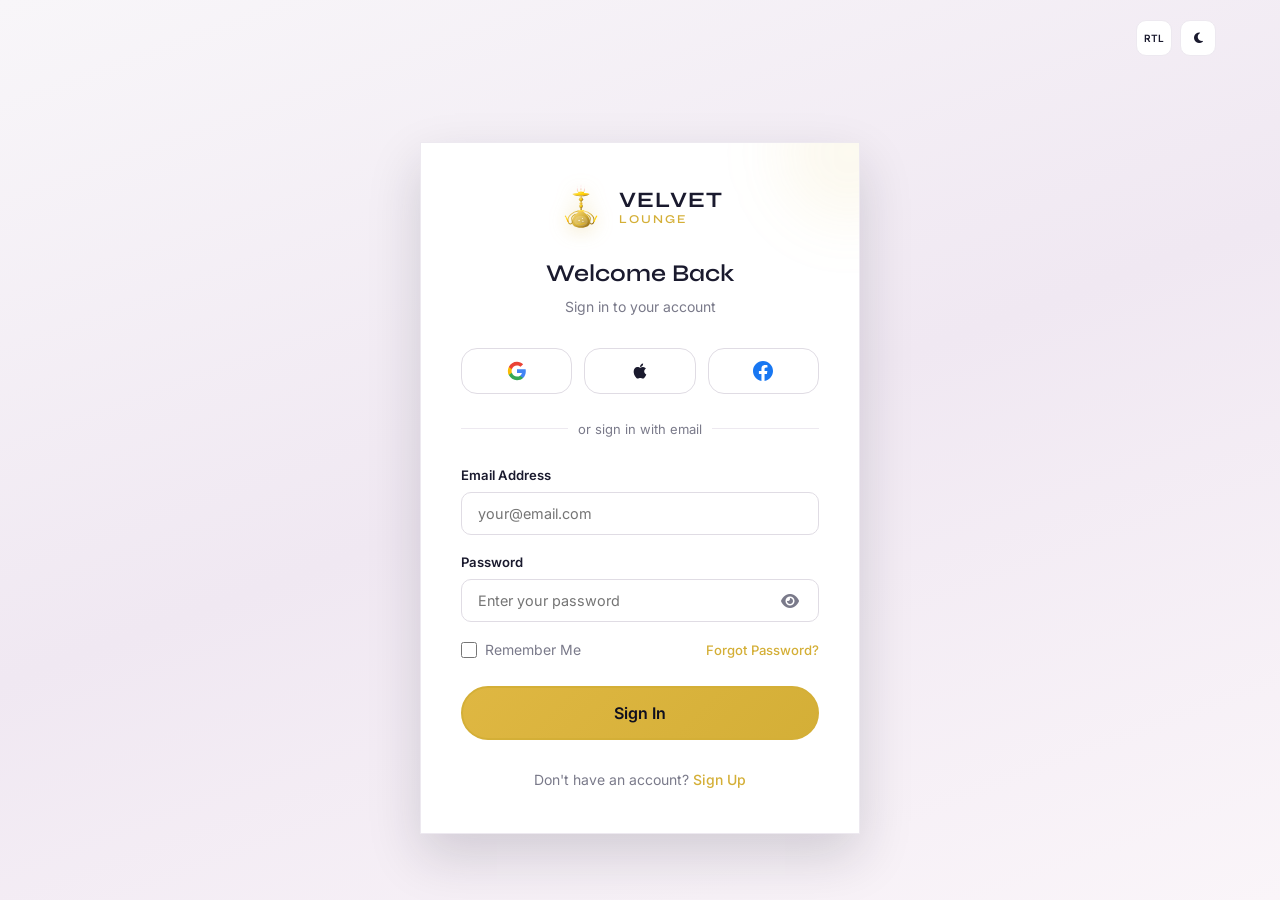
<file: login.html>
<!DOCTYPE html>
<html lang="en">
<head>
  <meta charset="UTF-8">
  <meta name="viewport" content="width=device-width, initial-scale=1.0">
  <meta name="description" content="Sign in to your Velvet Lounge account — access exclusive rewards, manage reservations, and more.">
  <title>Sign In — Velvet Lounge</title>
  <link rel="icon" type="image/svg+xml" href="favicon.svg">
  <link rel="preconnect" href="https://fonts.googleapis.com">
  <link rel="preconnect" href="https://fonts.gstatic.com" crossorigin>
  <link href="https://fonts.googleapis.com/css2?family=Inter:wght@300;400;500;600;700&family=Syne:wght@500;600;700;800&display=swap" rel="stylesheet">
  <link rel="stylesheet" href="https://cdnjs.cloudflare.com/ajax/libs/font-awesome/6.5.1/css/all.min.css">
  <link rel="stylesheet" href="style.css">
  <script src="components.js" defer></script>
</head>
<body class="auth-page" onload="initAuthPage()">

  <!-- Top Bar -->
  <div class="auth-topbar">
    <div style="display:flex;gap:0.5rem;">
      <button onclick="toggleDir(event)" class="auth-toggle-btn" title="Toggle Direction" aria-label="Toggle direction">
        <span class="dir-label" style="font-size:0.625rem;font-weight:600;">LTR</span>
      </button>
      <button onclick="toggleTheme(event)" class="auth-toggle-btn" title="Toggle Theme" aria-label="Toggle dark mode">
        <span class="theme-icon-wrap"><i class="fa-solid fa-moon"></i></span>
      </button>
    </div>
  </div>

  <!-- Card -->
  <main style="flex:1;display:flex;align-items:center;justify-content:center;padding:1.5rem var(--section-pad-x);">
    <div class="auth-card">
      <!-- Decorative orb -->
      <div style="position:absolute;top:-60px;right:-60px;width:140px;height:140px;background:rgba(212, 175, 55,0.08);border-radius:50%;filter:blur(30px);pointer-events:none;"></div>

      <!-- Logo -->
      <a href="index.html" class="auth-logo" aria-label="Velvet Lounge Home">
        <svg xmlns="http://www.w3.org/2000/svg" width="48" height="48" viewBox="0 0 100 100" fill="none">
          <defs>
            <linearGradient id="vlAmber" x1="0%" y1="0%" x2="100%" y2="100%">
              <stop offset="0%" stop-color="#FFE082"/>
              <stop offset="50%" stop-color="#D4AF37"/>
              <stop offset="100%" stop-color="#8E6613"/>
            </linearGradient>
            <linearGradient id="vlGold" x1="0%" y1="0%" x2="100%" y2="100%">
              <stop offset="0%" stop-color="#FFE082"/>
              <stop offset="50%" stop-color="#FFD700"/>
              <stop offset="100%" stop-color="#FFA000"/>
            </linearGradient>
            <linearGradient id="vlSmoke" x1="50%" y1="100%" x2="50%" y2="0%">
              <stop offset="0%" stop-color="#D4AF37" stop-opacity="0.8"/>
              <stop offset="50%" stop-color="#FF80AB" stop-opacity="0.4"/>
              <stop offset="100%" stop-color="#FF80AB" stop-opacity="0"/>
            </linearGradient>
          </defs>
          <path d="M50 16 C47 11 53 7 50 2 C47 7 53 11 50 16 Z" fill="url(#vlSmoke)"/>
          <path d="M43 18 C39 13 44 9 42 4 C40 8 45 12 44 18 Z" fill="url(#vlSmoke)" opacity="0.6"/>
          <path d="M57 18 C61 13 56 9 58 4 C60 8 55 12 56 18 Z" fill="url(#vlSmoke)" opacity="0.6"/>
          <path d="M43 18 L57 18 L55 22 L45 22 Z" fill="url(#vlGold)"/>
          <circle cx="50" cy="18" r="1.5" fill="#FFE082"/>
          <ellipse cx="50" cy="23" rx="18" ry="2.5" fill="url(#vlGold)"/>
          <path d="M33 23 C33 23 41 25.5 50 25.5 C59 25.5 67 23 67 23 C66 26.5 58 28 50 28 C42 28 34 26.5 33 23 Z" fill="url(#vlAmber)"/>
          <rect x="48.5" y="27" width="3" height="30" rx="1.5" fill="url(#vlAmber)"/>
          <circle cx="50" cy="34" r="4.5" fill="url(#vlAmber)"/>
          <circle cx="50" cy="34" r="2.2" fill="url(#vlGold)"/>
          <rect x="46" y="41" width="8" height="1.8" rx="0.9" fill="url(#vlGold)"/>
          <circle cx="50" cy="48" r="4" fill="url(#vlAmber)"/>
          <circle cx="50" cy="48" r="2" fill="url(#vlGold)"/>
          <path d="M43 57 L57 57 L55 60 L45 60 Z" fill="url(#vlGold)"/>
          <path d="M45 60 C45 60 31 70 31 81 C31 88 38 93 50 93 C62 93 69 88 69 81 C69 70 55 60 55 60 Z" fill="url(#vlAmber)"/>
          <path d="M36 80 C36 86 42 90 50 90 C58 90 64 86 64 80 C64 74 58 68 50 68 C42 68 36 74 36 80 Z" fill="#FFF" opacity="0.18"/>
          <path d="M38 82 C41 85.5 45 87 50 87 C55 87 59 85.5 62 82 C59 84 55 85 50 85 C45 85 41 84 38 82 Z" fill="url(#vlGold)" opacity="0.6"/>
          <circle cx="46" cy="78" r="1.5" fill="#FFF" opacity="0.9"/>
          <circle cx="53" cy="74" r="1.2" fill="#FFF" opacity="0.9"/>
          <circle cx="54" cy="80" r="1.3" fill="#FFF" opacity="0.75"/>
          <circle cx="48" cy="83" r="0.9" fill="#FFF" opacity="0.65"/>
          <path d="M44 58.5 C34 60 21 68 23 80 C24 86 30 87 32 82 C32 76 26 72 38 65" fill="none" stroke="url(#vlAmber)" stroke-width="2.2" stroke-linecap="round"/>
          <path d="M56 58.5 C66 60 79 68 77 80 C76 86 70 87 68 82 C68 76 74 72 62 65" fill="none" stroke="url(#vlAmber)" stroke-width="2.2" stroke-linecap="round"/>
          <line x1="23" y1="80" x2="18" y2="70" stroke="url(#vlGold)" stroke-width="2.5" stroke-linecap="round"/>
          <circle cx="17.5" cy="69" r="1.5" fill="url(#vlGold)"/>
          <line x1="77" y1="80" x2="82" y2="70" stroke="url(#vlGold)" stroke-width="2.5" stroke-linecap="round"/>
          <circle cx="82.5" cy="69" r="1.5" fill="url(#vlGold)"/>
        </svg>
        <div class="auth-logo-text">
          <span class="brand-top">VELVET</span>
          <span class="brand-bottom">LOUNGE</span>
        </div>
      </a>

      <!-- Header -->
      <div style="text-align:center;margin-bottom:1.75rem;">
        <h1 style="font-size:1.5rem;margin-bottom:0.375rem;font-family:var(--font-heading);">Welcome Back</h1>
        <p style="font-size:0.875rem;color:var(--text-muted);margin-bottom:0;">Sign in to your account</p>
      </div>

      <!-- Social Login -->
      <div class="social-login-grid">
        <button type="button" class="social-btn" title="Sign in with Google" onclick="alert('Google sign-in coming soon!')">
          <svg width="20" height="20" viewBox="0 0 24 24"><path d="M22.56 12.25c0-.78-.07-1.53-.2-2.25H12v4.26h5.92a5.06 5.06 0 01-2.2 3.32v2.77h3.57c2.08-1.92 3.28-4.74 3.28-8.1z" fill="#4285F4"/><path d="M12 23c2.97 0 5.46-.98 7.28-2.66l-3.57-2.77c-.98.66-2.23 1.06-3.71 1.06-2.86 0-5.29-1.93-6.16-4.53H2.18v2.84C3.99 20.53 7.7 23 12 23z" fill="#34A853"/><path d="M5.84 14.09c-.22-.66-.35-1.36-.35-2.09s.13-1.43.35-2.09V7.07H2.18C1.43 8.55 1 10.22 1 12s.43 3.45 1.18 4.93l2.85-2.22.81-.62z" fill="#FBBC05"/><path d="M12 5.38c1.62 0 3.06.56 4.21 1.64l3.15-3.15C17.45 2.09 14.97 1 12 1 7.7 1 3.99 3.47 2.18 7.07l3.66 2.84c.87-2.6 3.3-4.53 6.16-4.53z" fill="#EA4335"/></svg>
        </button>
        <button type="button" class="social-btn" title="Sign in with Apple" onclick="alert('Apple sign-in coming soon!')">
          <svg width="20" height="20" viewBox="0 0 24 24" fill="currentColor"><path d="M17.05 20.28c-.98.95-2.05.88-3.08.4-1.09-.5-2.08-.48-3.24 0-1.44.62-2.2.44-3.06-.4C2.79 15.25 3.51 7.59 9.05 7.31c1.35.07 2.29.74 3.08.8 1.18-.24 2.31-.93 3.57-.84 1.51.12 2.65.72 3.4 1.8-3.12 1.87-2.38 5.98.48 7.13-.57 1.5-1.31 2.99-2.54 4.09zM12.03 7.25c-.15-2.23 1.66-4.07 3.74-4.25.29 2.58-2.34 4.5-3.74 4.25z"/></svg>
        </button>
        <button type="button" class="social-btn" title="Sign in with Facebook" onclick="alert('Facebook sign-in coming soon!')">
          <svg width="20" height="20" viewBox="0 0 24 24" fill="#1877F2"><path d="M24 12.073c0-6.627-5.373-12-12-12s-12 5.373-12 12c0 5.99 4.388 10.954 10.125 11.854v-8.385H7.078v-3.47h3.047V9.43c0-3.007 1.792-4.669 4.533-4.669 1.312 0 2.686.235 2.686.235v2.953H15.83c-1.491 0-1.956.925-1.956 1.874v2.25h3.328l-.532 3.47h-2.796v8.385C19.612 23.027 24 18.062 24 12.073z"/></svg>
        </button>
      </div>

      <!-- Divider -->
      <div class="divider">or sign in with email</div>

      <!-- Form -->
      <form onsubmit="event.preventDefault(); alert('Sign in successful!'); window.location.href='index.html';" id="login-form">
        <div class="form-group" style="margin-bottom:1rem;">
          <label class="form-label" for="login-email" style="display:block;font-size:0.82rem;font-weight:600;margin-bottom:0.375rem;color:var(--text-primary);">Email Address</label>
          <input type="email" id="login-email" class="form-input auth-input" placeholder="your@email.com" required>
        </div>

        <div class="form-group" style="margin-bottom:1rem;">
          <label class="form-label" for="login-password" style="display:block;font-size:0.82rem;font-weight:600;margin-bottom:0.375rem;color:var(--text-primary);">Password</label>
          <div class="password-wrapper">
            <input type="password" id="login-password" class="form-input auth-input" placeholder="Enter your password" required>
            <button type="button" class="password-toggle" onclick="togglePasswordVisibility('login-password', this)" aria-label="Toggle password visibility">
              <span class="pw-icon"><i class="fa-solid fa-eye"></i></span>
            </button>
          </div>
        </div>

        <div style="display:flex;align-items:center;justify-content:space-between;margin-bottom:1.5rem;flex-wrap:wrap;gap:0.5rem;">
          <div class="checkbox-wrapper">
            <input type="checkbox" id="remember-me">
            <label for="remember-me">Remember Me</label>
          </div>
          <a href="#" class="link-primary" style="font-size:0.82rem;">Forgot Password?</a>
        </div>

        <button type="submit" class="btn btn-primary btn-lg" style="width:100%;">Sign In</button>
      </form>

      <!-- Footer link -->
      <p style="text-align:center;margin-top:1.75rem;font-size:0.875rem;color:var(--text-muted);margin-bottom:0;">
        Don't have an account? <a href="signup.html" class="link-primary">Sign Up</a>
      </p>
    </div>
  </main>

</body>
</html>
</file>
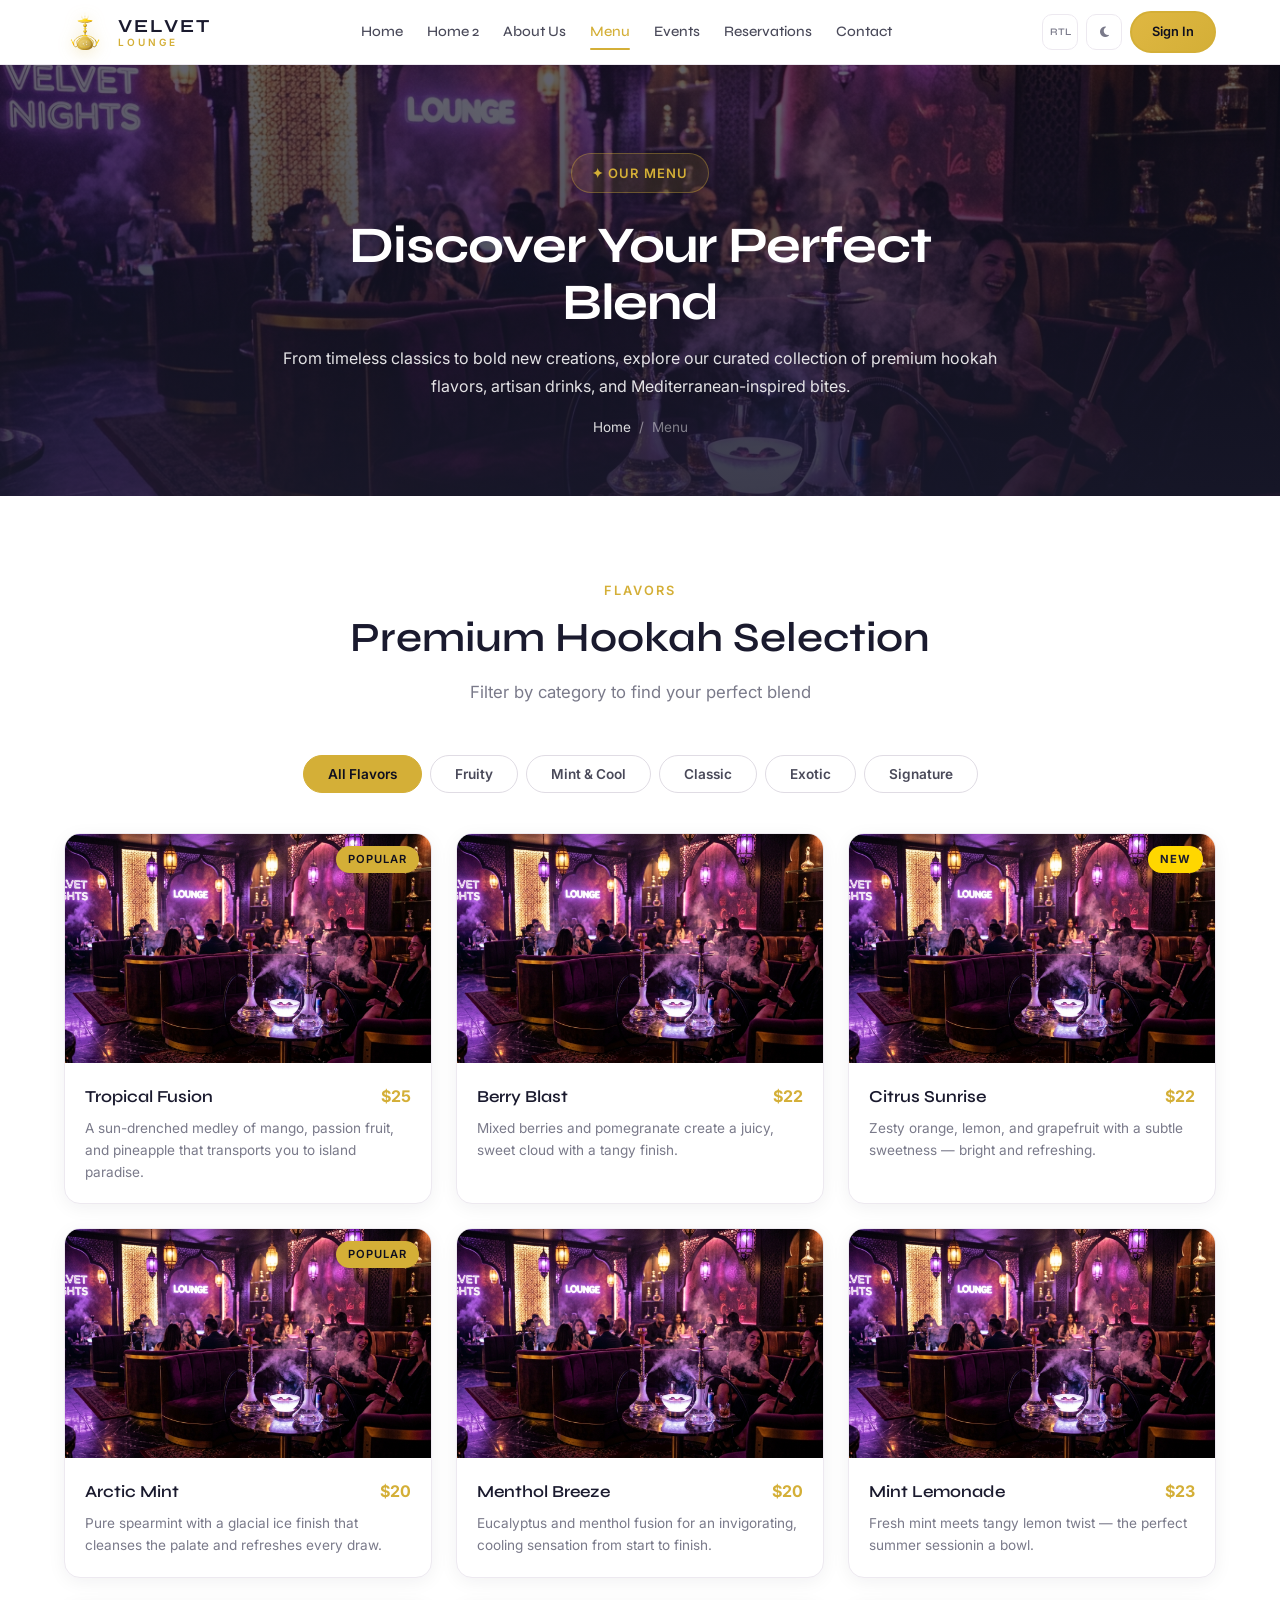
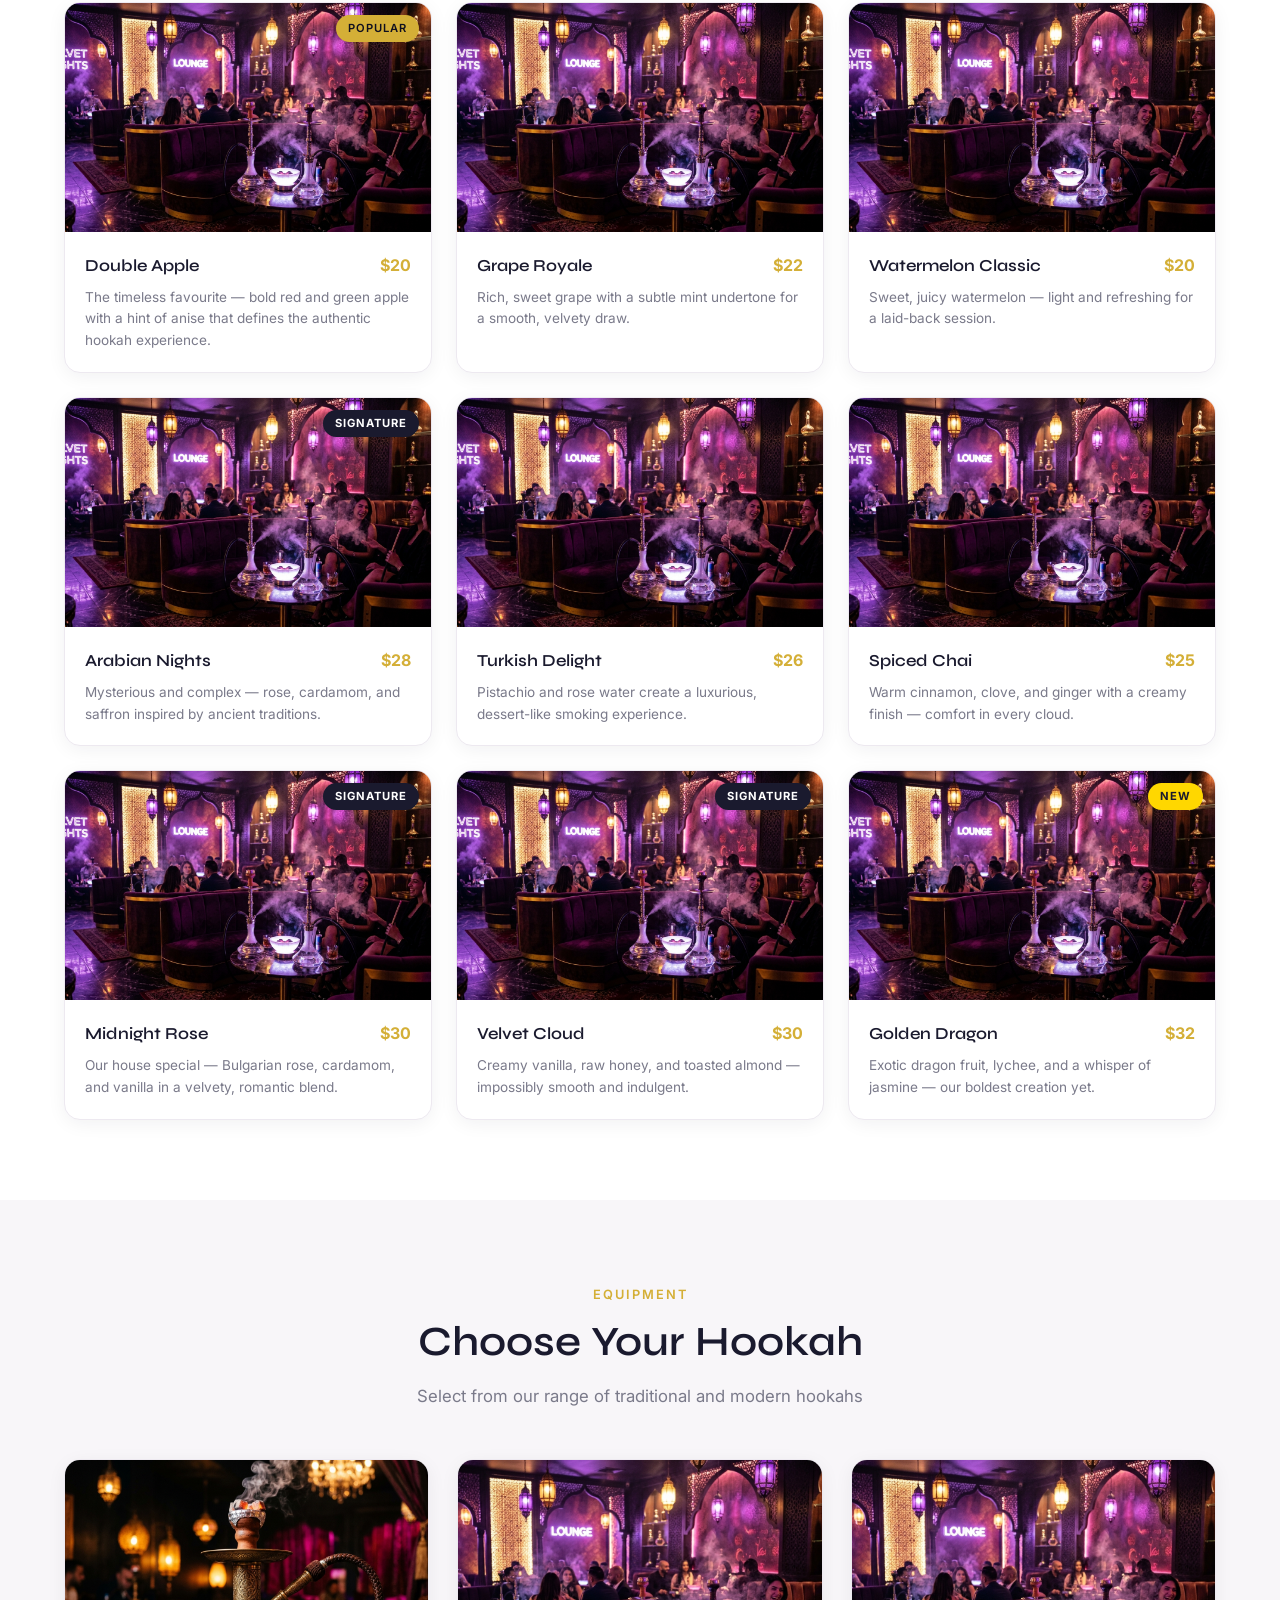
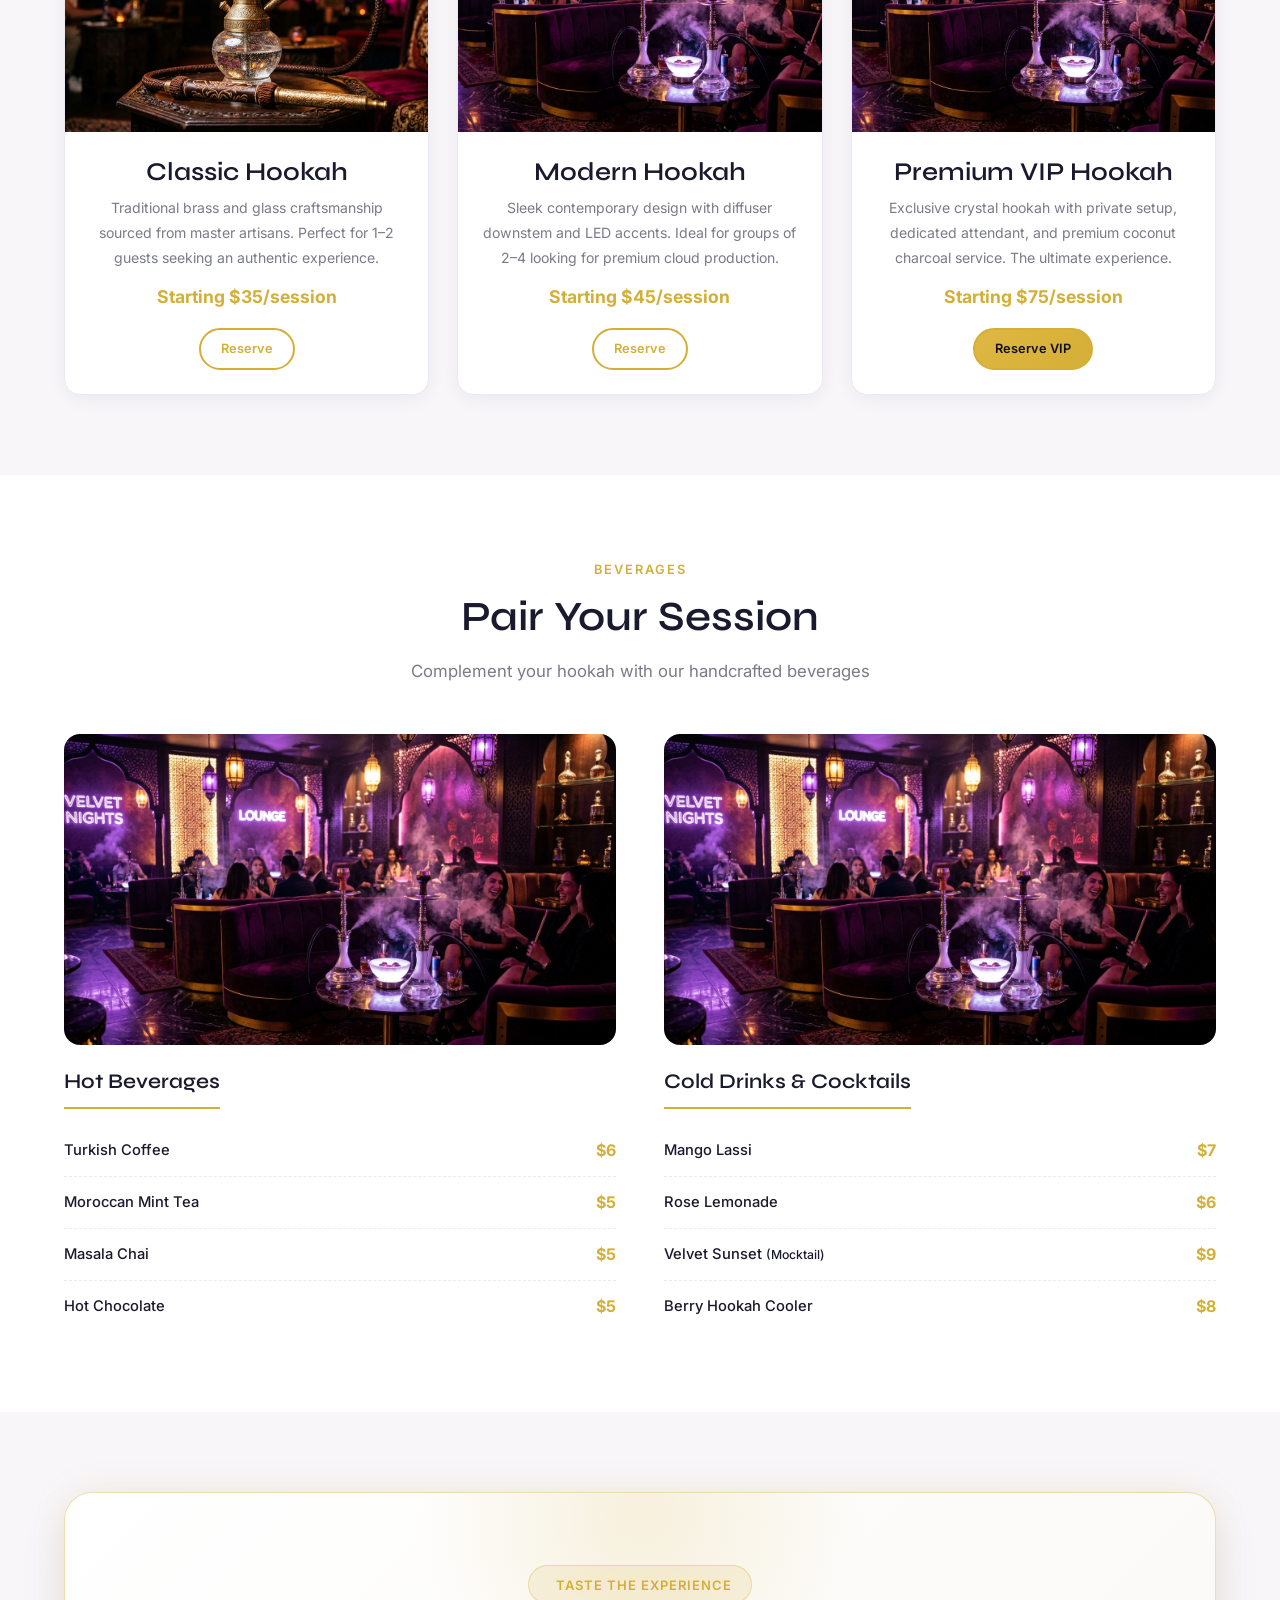
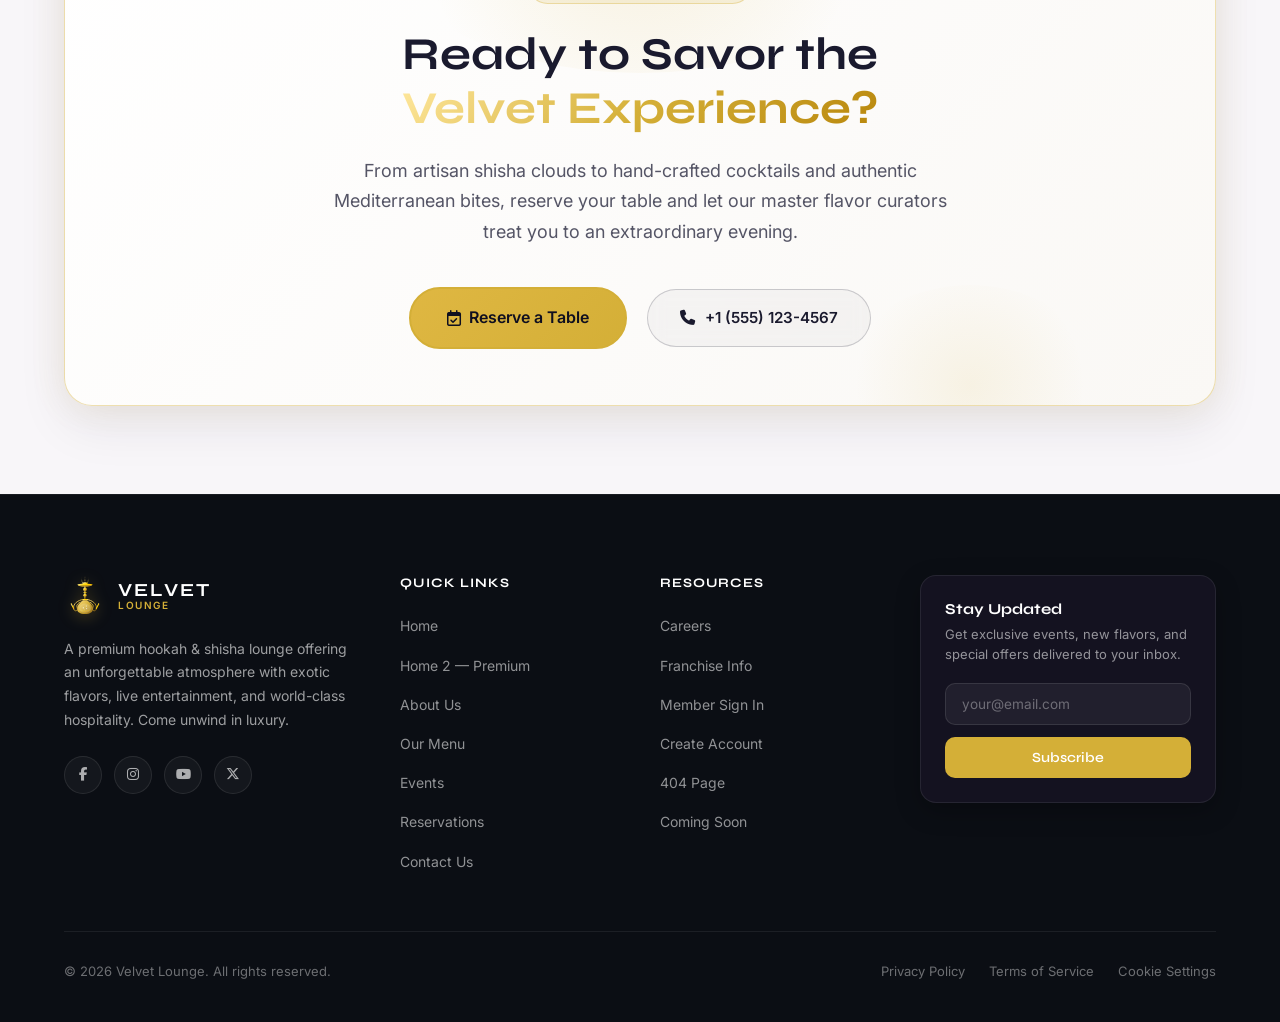
<file: menu.html>
<!DOCTYPE html>
<html lang="en">
<head>
  <meta charset="UTF-8">
  <meta name="viewport" content="width=device-width, initial-scale=1.0">
  <meta name="description" content="Browse our premium hookah menu — signature flavors, traditional and modern hookahs, craft drinks, and Middle Eastern small bites at Velvet Lounge.">
  <title>Menu — Velvet Lounge</title>
  <link rel="icon" type="image/svg+xml" href="favicon.svg">
  <link rel="preconnect" href="https://fonts.googleapis.com">
  <link rel="preconnect" href="https://fonts.gstatic.com" crossorigin>
  <link href="https://fonts.googleapis.com/css2?family=Inter:wght@300;400;500;600;700&family=Syne:wght@500;600;700;800&display=swap" rel="stylesheet">
  <link rel="stylesheet" href="https://cdnjs.cloudflare.com/ajax/libs/font-awesome/6.5.1/css/all.min.css">
  <link rel="stylesheet" href="style.css">
</head>
<body>

  <div id="navbar-placeholder"></div>

  <!-- ========== 1. PAGE BANNER ========== -->
  <section class="page-banner" style="background-image: url('assets/images/about-craft.jpg');">
    <div class="hero-overlay"></div>
    <div class="container">
      <div class="page-banner-content fade-up">
      <span class="hero-badge">✦ Our Menu</span>
      <h1 class="hero-title">Discover Your Perfect Blend</h1>
      <p class="hero-text">From timeless classics to bold new creations, explore our curated collection of premium hookah flavors, artisan drinks, and Mediterranean-inspired bites.</p>
      <div class="breadcrumb">
        <a href="index.html">Home</a>
        <span>/</span>
        <span>Menu</span>
      </div>
    </div>
    </div>
  </section>

  <!-- ========== 2. HOOKAH FLAVORS WITH TABS ========== -->
  <section class="section" id="hookah-flavors">
    <div class="container">
      <div class="section-header fade-up">
        <span class="section-label">Flavors</span>
        <h2 class="section-heading">Premium Hookah Selection</h2>
        <p class="section-subtext">Filter by category to find your perfect blend</p>
      </div>

      <div class="menu-tabs fade-up">
        <button class="menu-tab active" data-category="all">All Flavors</button>
        <button class="menu-tab" data-category="fruity">Fruity</button>
        <button class="menu-tab" data-category="mint">Mint & Cool</button>
        <button class="menu-tab" data-category="classic">Classic</button>
        <button class="menu-tab" data-category="exotic">Exotic</button>
        <button class="menu-tab" data-category="signature">Signature</button>
      </div>

      <div class="menu-grid fade-up">
        <!-- FRUITY -->
        <div class="menu-card" data-category="fruity">
          <div class="menu-card-img"><img src="assets/images/flavor-fruit.jpg" alt="Tropical Fusion hookah flavor"></div>
          <span class="menu-card-tag popular">Popular</span>
          <div class="menu-card-body">
            <div class="menu-card-title"><h3>Tropical Fusion</h3><span class="menu-card-price">$25</span></div>
            <p class="menu-card-desc">A sun-drenched medley of mango, passion fruit, and pineapple that transports you to island paradise.</p>
          </div>
        </div>
        <div class="menu-card" data-category="fruity">
          <div class="menu-card-img"><img src="assets/images/gallery-5.jpg" alt="Berry Blast hookah flavor"></div>
          <div class="menu-card-body">
            <div class="menu-card-title"><h3>Berry Blast</h3><span class="menu-card-price">$22</span></div>
            <p class="menu-card-desc">Mixed berries and pomegranate create a juicy, sweet cloud with a tangy finish.</p>
          </div>
        </div>
        <div class="menu-card" data-category="fruity">
          <div class="menu-card-img"><img src="assets/images/social-feed-2.jpg" alt="Citrus Sunrise hookah flavor"></div>
          <span class="menu-card-tag new">New</span>
          <div class="menu-card-body">
            <div class="menu-card-title"><h3>Citrus Sunrise</h3><span class="menu-card-price">$22</span></div>
            <p class="menu-card-desc">Zesty orange, lemon, and grapefruit with a subtle sweetness — bright and refreshing.</p>
          </div>
        </div>

        <!-- MINT & COOL -->
        <div class="menu-card" data-category="mint">
          <div class="menu-card-img"><img src="assets/images/flavor-mint.jpg" alt="Arctic Mint hookah flavor"></div>
          <span class="menu-card-tag popular">Popular</span>
          <div class="menu-card-body">
            <div class="menu-card-title"><h3>Arctic Mint</h3><span class="menu-card-price">$20</span></div>
            <p class="menu-card-desc">Pure spearmint with a glacial ice finish that cleanses the palate and refreshes every draw.</p>
          </div>
        </div>
        <div class="menu-card" data-category="mint">
          <div class="menu-card-img"><img src="assets/images/gallery-3.jpg" alt="Menthol Breeze hookah flavor"></div>
          <div class="menu-card-body">
            <div class="menu-card-title"><h3>Menthol Breeze</h3><span class="menu-card-price">$20</span></div>
            <p class="menu-card-desc">Eucalyptus and menthol fusion for an invigorating, cooling sensation from start to finish.</p>
          </div>
        </div>
        <div class="menu-card" data-category="mint">
          <div class="menu-card-img"><img src="assets/images/social-feed-1.jpg" alt="Mint Lemonade hookah flavor"></div>
          <div class="menu-card-body">
            <div class="menu-card-title"><h3>Mint Lemonade</h3><span class="menu-card-price">$23</span></div>
            <p class="menu-card-desc">Fresh mint meets tangy lemon twist — the perfect summer sessionin a bowl.</p>
          </div>
        </div>

        <!-- CLASSIC -->
        <div class="menu-card" data-category="classic">
          <div class="menu-card-img"><img src="assets/images/flavor-classic.jpg" alt="Double Apple hookah flavor"></div>
          <span class="menu-card-tag popular">Popular</span>
          <div class="menu-card-body">
            <div class="menu-card-title"><h3>Double Apple</h3><span class="menu-card-price">$20</span></div>
            <p class="menu-card-desc">The timeless favourite — bold red and green apple with a hint of anise that defines the authentic hookah experience.</p>
          </div>
        </div>
        <div class="menu-card" data-category="classic">
          <div class="menu-card-img"><img src="assets/images/gallery-4.jpg" alt="Grape Royale hookah flavor"></div>
          <div class="menu-card-body">
            <div class="menu-card-title"><h3>Grape Royale</h3><span class="menu-card-price">$22</span></div>
            <p class="menu-card-desc">Rich, sweet grape with a subtle mint undertone for a smooth, velvety draw.</p>
          </div>
        </div>
        <div class="menu-card" data-category="classic">
          <div class="menu-card-img"><img src="assets/images/gallery-6.jpg" alt="Watermelon Classic hookah flavor"></div>
          <div class="menu-card-body">
            <div class="menu-card-title"><h3>Watermelon Classic</h3><span class="menu-card-price">$20</span></div>
            <p class="menu-card-desc">Sweet, juicy watermelon — light and refreshing for a laid-back session.</p>
          </div>
        </div>

        <!-- EXOTIC -->
        <div class="menu-card" data-category="exotic">
          <div class="menu-card-img"><img src="assets/images/flavor-exotic.jpg" alt="Arabian Nights hookah flavor"></div>
          <span class="menu-card-tag signature">Signature</span>
          <div class="menu-card-body">
            <div class="menu-card-title"><h3>Arabian Nights</h3><span class="menu-card-price">$28</span></div>
            <p class="menu-card-desc">Mysterious and complex — rose, cardamom, and saffron inspired by ancient traditions.</p>
          </div>
        </div>
        <div class="menu-card" data-category="exotic">
          <div class="menu-card-img"><img src="assets/images/about-history.jpg" alt="Turkish Delight hookah flavor"></div>
          <div class="menu-card-body">
            <div class="menu-card-title"><h3>Turkish Delight</h3><span class="menu-card-price">$26</span></div>
            <p class="menu-card-desc">Pistachio and rose water create a luxurious, dessert-like smoking experience.</p>
          </div>
        </div>
        <div class="menu-card" data-category="exotic">
          <div class="menu-card-img"><img src="assets/images/process-1.jpg" alt="Spiced Chai hookah flavor"></div>
          <div class="menu-card-body">
            <div class="menu-card-title"><h3>Spiced Chai</h3><span class="menu-card-price">$25</span></div>
            <p class="menu-card-desc">Warm cinnamon, clove, and ginger with a creamy finish — comfort in every cloud.</p>
          </div>
        </div>

        <!-- SIGNATURE -->
        <div class="menu-card" data-category="signature">
          <div class="menu-card-img"><img src="assets/images/process-2.jpg" alt="Midnight Rose hookah flavor"></div>
          <span class="menu-card-tag signature">Signature</span>
          <div class="menu-card-body">
            <div class="menu-card-title"><h3>Midnight Rose</h3><span class="menu-card-price">$30</span></div>
            <p class="menu-card-desc">Our house special — Bulgarian rose, cardamom, and vanilla in a velvety, romantic blend.</p>
          </div>
        </div>
        <div class="menu-card" data-category="signature">
          <div class="menu-card-img"><img src="assets/images/process-3.jpg" alt="Velvet Cloud hookah flavor"></div>
          <span class="menu-card-tag signature">Signature</span>
          <div class="menu-card-body">
            <div class="menu-card-title"><h3>Velvet Cloud</h3><span class="menu-card-price">$30</span></div>
            <p class="menu-card-desc">Creamy vanilla, raw honey, and toasted almond — impossibly smooth and indulgent.</p>
          </div>
        </div>
        <div class="menu-card" data-category="signature">
          <div class="menu-card-img"><img src="assets/images/process-4.jpg" alt="Golden Dragon hookah flavor"></div>
          <span class="menu-card-tag new">New</span>
          <div class="menu-card-body">
            <div class="menu-card-title"><h3>Golden Dragon</h3><span class="menu-card-price">$32</span></div>
            <p class="menu-card-desc">Exotic dragon fruit, lychee, and a whisper of jasmine — our boldest creation yet.</p>
          </div>
        </div>
      </div>
    </div>
  </section>

  <!-- ========== 3. HOOKAH TYPES ========== -->
  <section class="section-alt" id="hookah-types">
    <div class="container">
      <div class="section-header fade-up">
        <span class="section-label">Equipment</span>
        <h2 class="section-heading">Choose Your Hookah</h2>
        <p class="section-subtext">Select from our range of traditional and modern hookahs</p>
      </div>
      <div class="hookah-types-grid fade-up">
        <div class="hookah-type-card">
          <div class="hookah-type-img"><img src="assets/images/hookah-traditional.jpg" alt="Classic Hookah"></div>
          <div class="hookah-type-body">
            <h3>Classic Hookah</h3>
            <p>Traditional brass and glass craftsmanship sourced from master artisans. Perfect for 1–2 guests seeking an authentic experience.</p>
            <span class="hookah-type-price">Starting $35/session</span>
            <a href="reservations.html" class="btn btn-secondary btn-sm">Reserve</a>
          </div>
        </div>
        <div class="hookah-type-card">
          <div class="hookah-type-img"><img src="assets/images/hookah-modern.jpg" alt="Modern Hookah"></div>
          <div class="hookah-type-body">
            <h3>Modern Hookah</h3>
            <p>Sleek contemporary design with diffuser downstem and LED accents. Ideal for groups of 2–4 looking for premium cloud production.</p>
            <span class="hookah-type-price">Starting $45/session</span>
            <a href="reservations.html" class="btn btn-secondary btn-sm">Reserve</a>
          </div>
        </div>
        <div class="hookah-type-card">
          <div class="hookah-type-img"><img src="assets/images/vip-experience.jpg" alt="Premium VIP Hookah"></div>
          <div class="hookah-type-body">
            <h3>Premium VIP Hookah</h3>
            <p>Exclusive crystal hookah with private setup, dedicated attendant, and premium coconut charcoal service. The ultimate experience.</p>
            <span class="hookah-type-price">Starting $75/session</span>
            <a href="reservations.html" class="btn btn-primary btn-sm">Reserve VIP</a>
          </div>
        </div>
      </div>
    </div>
  </section>

  <!-- ========== 4. DRINKS & BEVERAGES ========== -->
  <section class="section" id="drinks">
    <div class="container">
      <div class="section-header fade-up">
        <span class="section-label">Beverages</span>
        <h2 class="section-heading">Pair Your Session</h2>
        <p class="section-subtext">Complement your hookah with our handcrafted beverages</p>
      </div>
      <div class="drinks-split fade-up">
        <div class="drinks-column">
          <div class="drinks-column-img"><img src="assets/images/menu-drinks-1.jpg" alt="Hot Beverages at Velvet Lounge"></div>
          <h3>Hot Beverages</h3>
          <div class="drink-item"><span class="drink-name">Turkish Coffee</span><span class="drink-price">$6</span></div>
          <div class="drink-item"><span class="drink-name">Moroccan Mint Tea</span><span class="drink-price">$5</span></div>
          <div class="drink-item"><span class="drink-name">Masala Chai</span><span class="drink-price">$5</span></div>
          <div class="drink-item"><span class="drink-name">Hot Chocolate</span><span class="drink-price">$5</span></div>
        </div>
        <div class="drinks-column">
          <div class="drinks-column-img"><img src="assets/images/menu-drinks-2.jpg" alt="Cold Drinks and Cocktails"></div>
          <h3>Cold Drinks & Cocktails</h3>
          <div class="drink-item"><span class="drink-name">Mango Lassi</span><span class="drink-price">$7</span></div>
          <div class="drink-item"><span class="drink-name">Rose Lemonade</span><span class="drink-price">$6</span></div>
          <div class="drink-item"><span class="drink-name">Velvet Sunset <small>(Mocktail)</small></span><span class="drink-price">$9</span></div>
          <div class="drink-item"><span class="drink-name">Berry Hookah Cooler</span><span class="drink-price">$8</span></div>
        </div>
      </div>
    </div>
  </section>

  <!-- ========== 5. RESERVATION CTA ========== -->
  <section class="cta-normal-section section-alt" id="reservation-cta">
    <div class="container">
      <div class="cta-normal-card fade-up">
        <div class="cta-normal-badge">
          <i class="fa-solid fa-sparkles"></i>
          <span>Taste The Experience</span>
        </div>
        <h2 class="cta-normal-title">Ready to Savor the <span class="text-gold">Velvet Experience?</span></h2>
        <p class="cta-normal-desc">From artisan shisha clouds to hand-crafted cocktails and authentic Mediterranean bites, reserve your table and let our master flavor curators treat you to an extraordinary evening.</p>
        <div class="cta-normal-actions">
          <a href="reservations.html" class="btn btn-primary btn-lg">
            <i class="fa-regular fa-calendar-check"></i> Reserve a Table
          </a>
          <a href="tel:+15551234567" class="btn btn-cta-outline btn-lg">
            <i class="fa-solid fa-phone"></i> +1 (555) 123-4567
          </a>
        </div>
      </div>
    </div>
  </section>

  <div id="footer-placeholder"></div>
  <script src="components.js"></script>
</body>
</html>
</file>
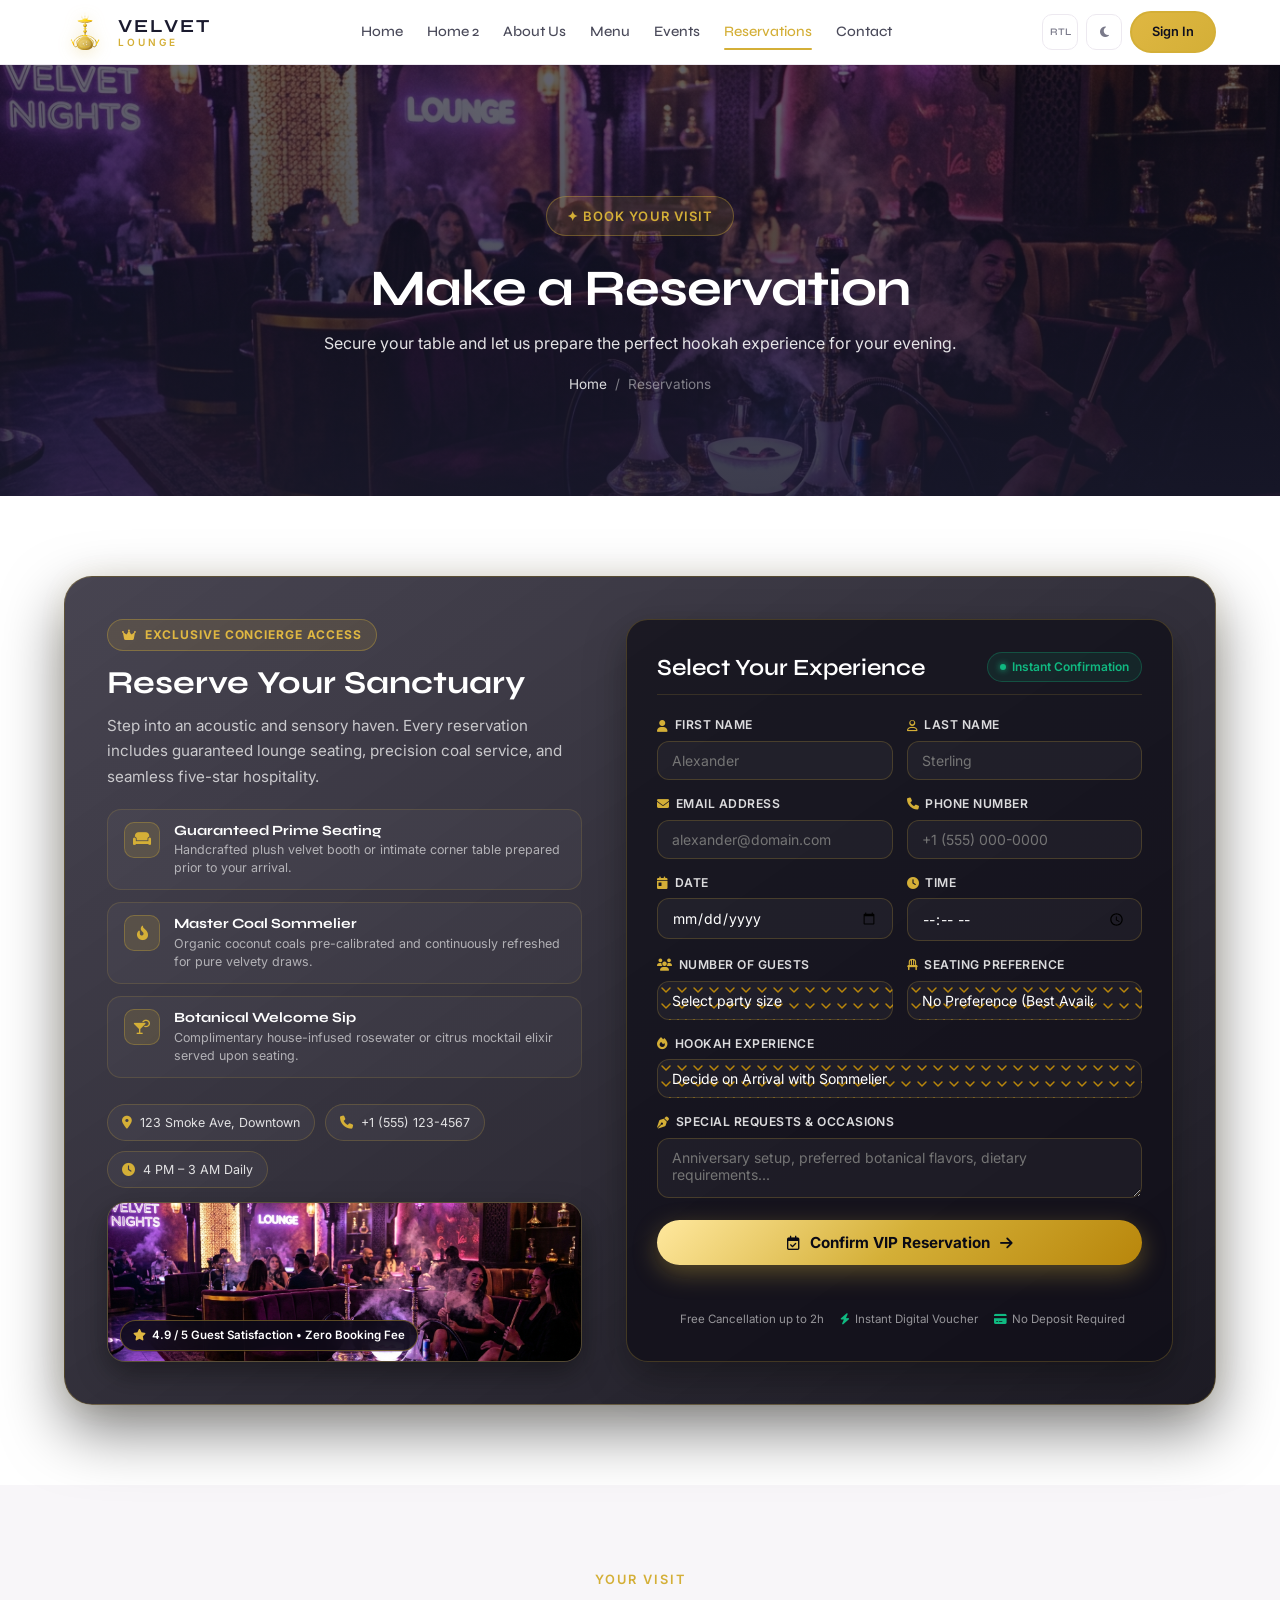
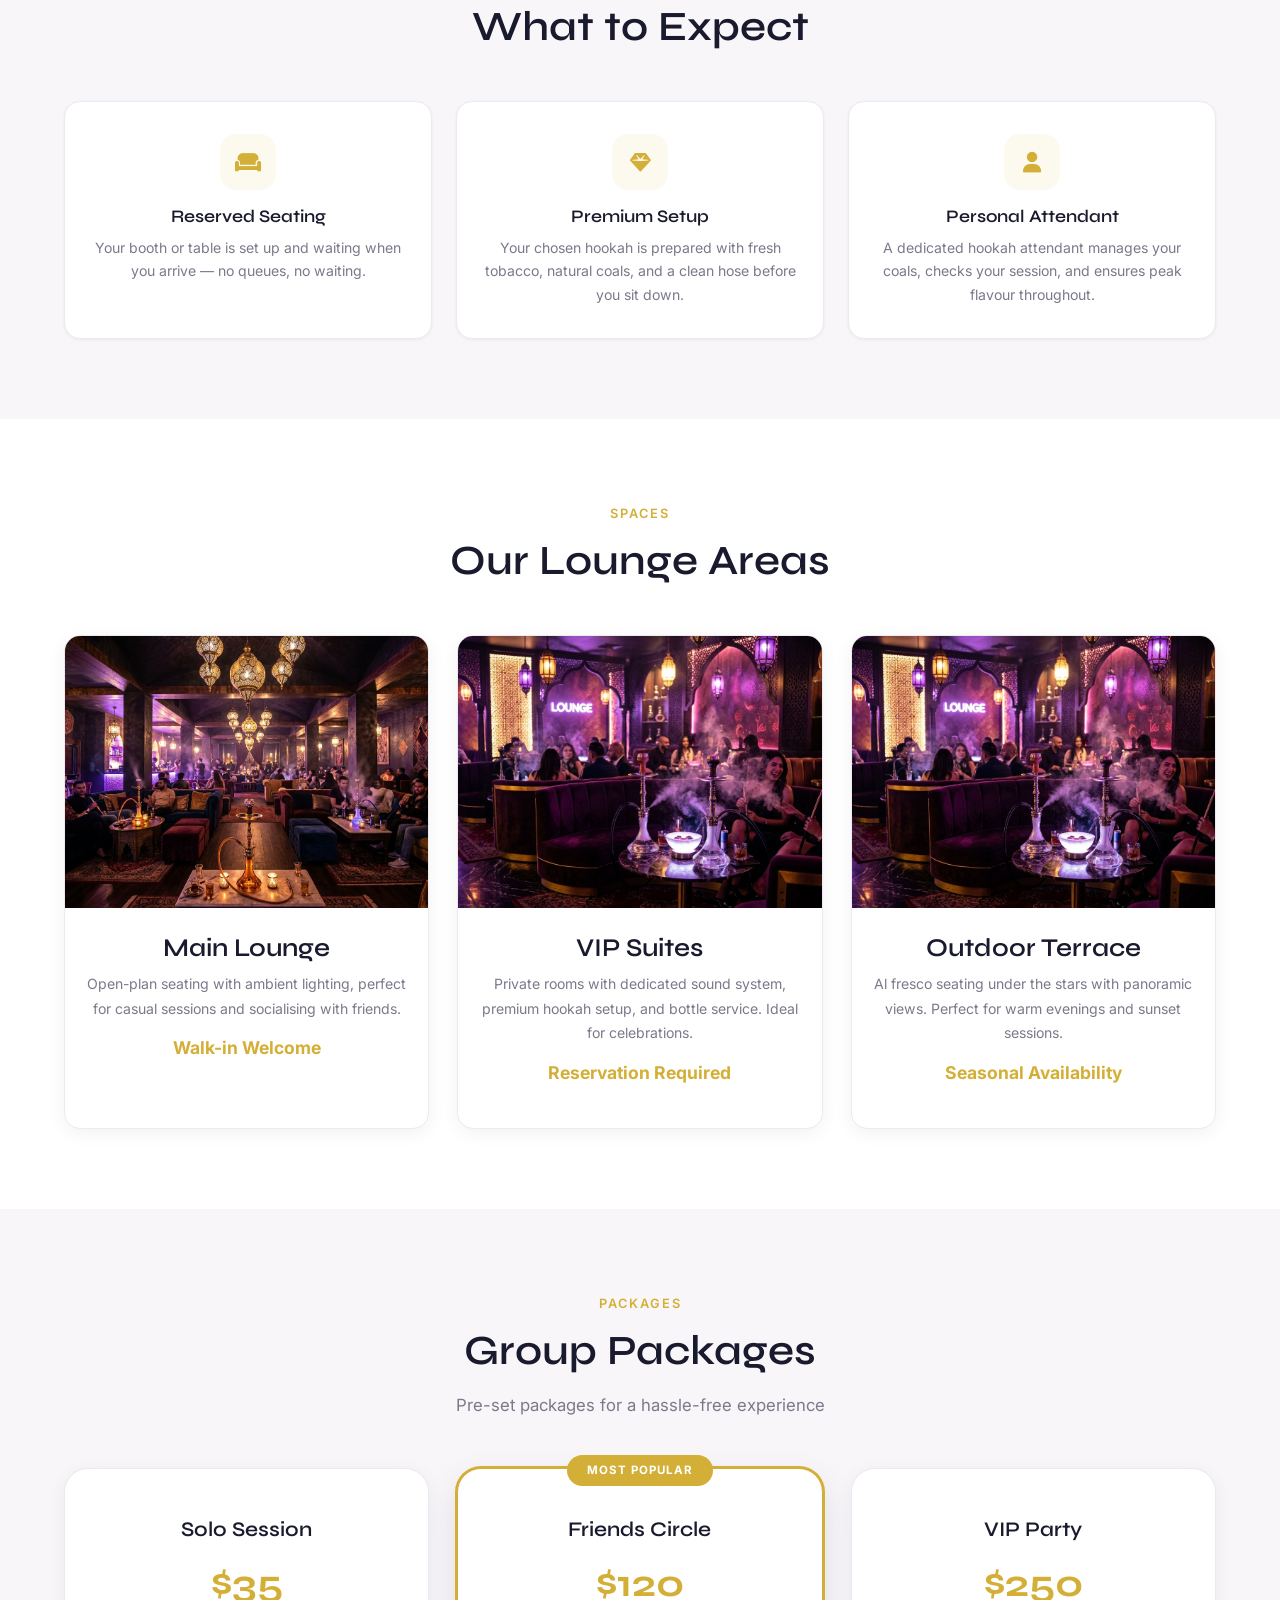
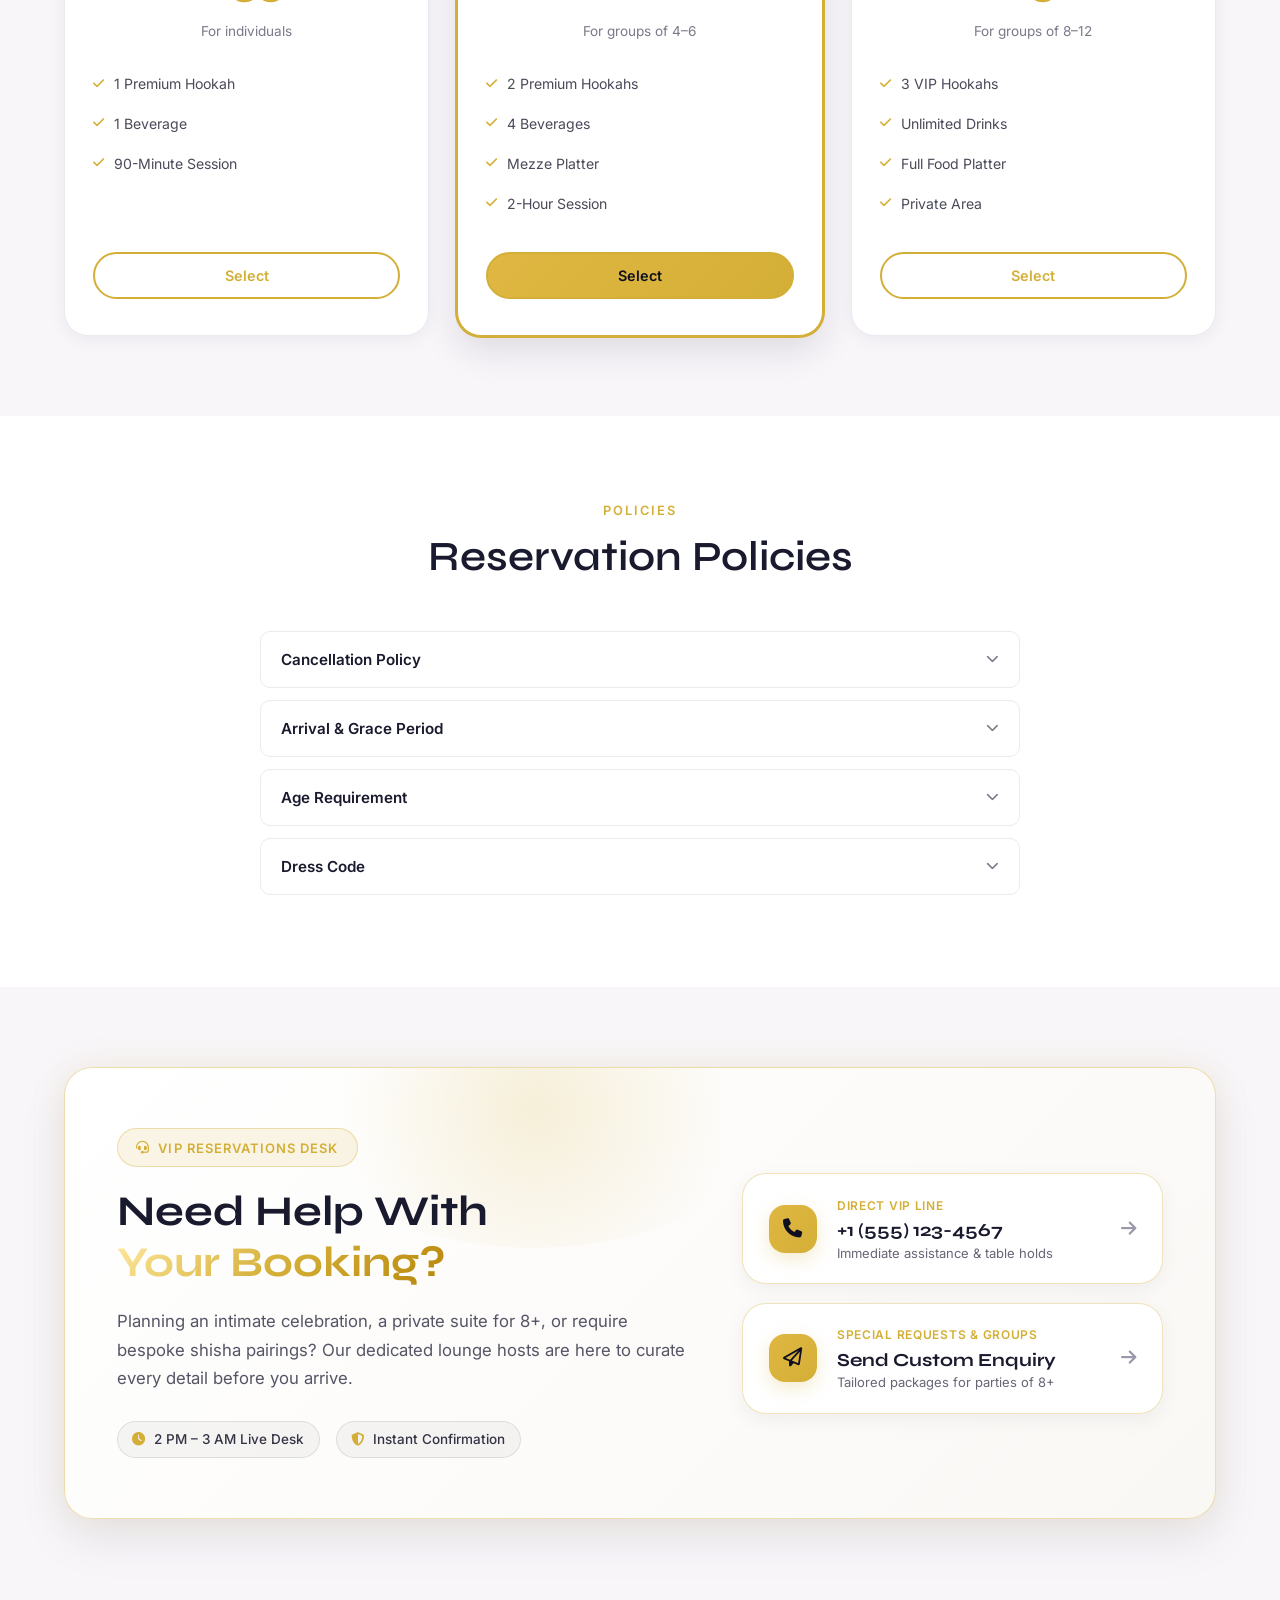
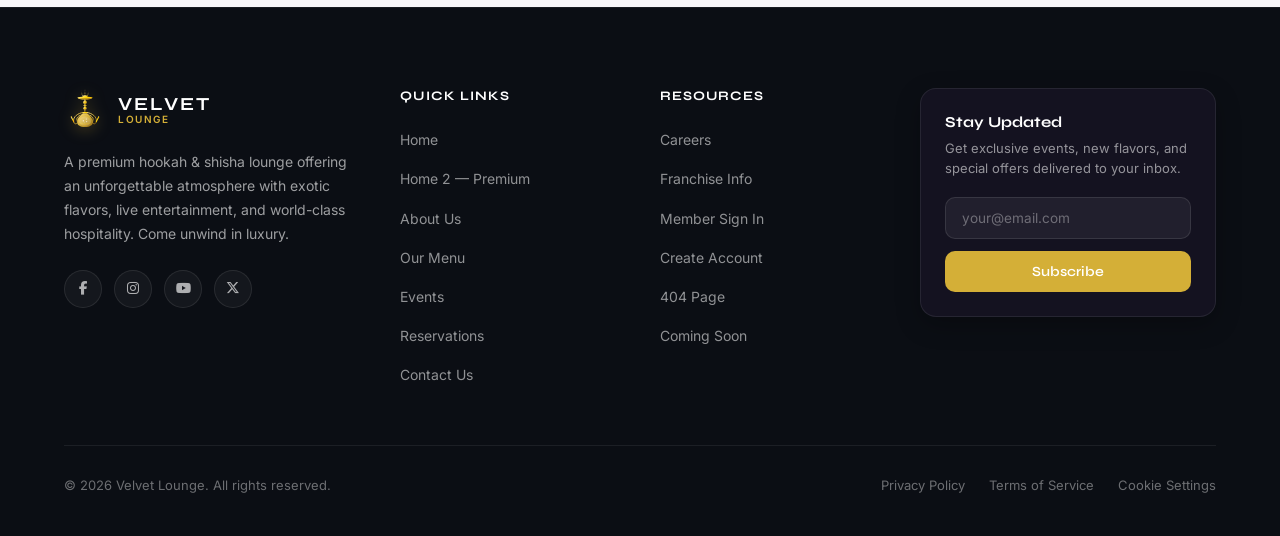
<file: reservations.html>
<!DOCTYPE html>
<html lang="en">
<head>
  <meta charset="UTF-8">
  <meta name="viewport" content="width=device-width, initial-scale=1.0">
  <meta name="description" content="Reserve your hookah lounge experience at Velvet Lounge — book a table, VIP suite, or group event online.">
  <title>Reservations — Velvet Lounge</title>
  <link rel="icon" type="image/svg+xml" href="favicon.svg">
  <link rel="preconnect" href="https://fonts.googleapis.com">
  <link rel="preconnect" href="https://fonts.gstatic.com" crossorigin>
  <link href="https://fonts.googleapis.com/css2?family=Inter:wght@300;400;500;600;700&family=Syne:wght@500;600;700;800&display=swap" rel="stylesheet">
  <link rel="stylesheet" href="https://cdnjs.cloudflare.com/ajax/libs/font-awesome/6.5.1/css/all.min.css">
  <link rel="stylesheet" href="style.css">
</head>
<body>

  <div id="navbar-placeholder"></div>

  <!-- ========== 1. PAGE BANNER ========== -->
  <section class="page-banner" style="background-image: url('assets/images/reservation-ambiance.jpg');">
    <div class="hero-overlay"></div>
    <div class="container">
      <div class="page-banner-content fade-up">
      <span class="hero-badge">✦ Book Your Visit</span>
      <h1 class="hero-title">Make a Reservation</h1>
      <p class="hero-text">Secure your table and let us prepare the perfect hookah experience for your evening.</p>
      <div class="breadcrumb">
        <a href="index.html">Home</a><span>/</span><span>Reservations</span>
      </div>
    </div>
    </div>
  </section>

  <!-- ========== 2. LUXURY RESERVATION PORTAL ========== -->
  <section class="section" id="reservation-form-section">
    <div class="container">
      
      <div class="luxury-booking-portal fade-up">
        <div class="res-portal-grid">
          
          <!-- Left Column: Sanctuary Privileges & Concierge -->
          <div class="res-experience-hub">
            <div>
              <div class="res-gold-badge">
                <i class="fa-solid fa-crown"></i>
                <span>Exclusive Concierge Access</span>
              </div>
              <h2 class="res-hub-heading">
                Reserve Your <span class="text-gold-gradient">Sanctuary</span>
              </h2>
              <p class="res-hub-lead">
                Step into an acoustic and sensory haven. Every reservation includes guaranteed lounge seating, precision coal service, and seamless five-star hospitality.
              </p>

              <!-- 3 Interactive VIP Privileges -->
              <div class="res-perks-stack">
                <div class="res-perk-item">
                  <div class="res-perk-icon">
                    <i class="fa-solid fa-couch"></i>
                  </div>
                  <div class="res-perk-content">
                    <h4>Guaranteed Prime Seating</h4>
                    <p>Handcrafted plush velvet booth or intimate corner table prepared prior to your arrival.</p>
                  </div>
                </div>

                <div class="res-perk-item">
                  <div class="res-perk-icon">
                    <i class="fa-solid fa-fire-flame-curved"></i>
                  </div>
                  <div class="res-perk-content">
                    <h4>Master Coal Sommelier</h4>
                    <p>Organic coconut coals pre-calibrated and continuously refreshed for pure velvety draws.</p>
                  </div>
                </div>

                <div class="res-perk-item">
                  <div class="res-perk-icon">
                    <i class="fa-solid fa-martini-glass-citrus"></i>
                  </div>
                  <div class="res-perk-content">
                    <h4>Botanical Welcome Sip</h4>
                    <p>Complimentary house-infused rosewater or citrus mocktail elixir served upon seating.</p>
                  </div>
                </div>
              </div>
            </div>

            <!-- Concierge Touchpoints -->
            <div>
              <div class="res-concierge-strip">
                <a href="#location" class="res-chip">
                  <i class="fa-solid fa-location-dot"></i>
                  <span>123 Smoke Ave, Downtown</span>
                </a>
                <a href="tel:+15551234567" class="res-chip">
                  <i class="fa-solid fa-phone"></i>
                  <span>+1 (555) 123-4567</span>
                </a>
                <span class="res-chip">
                  <i class="fa-solid fa-clock"></i>
                  <span>4 PM – 3 AM Daily</span>
                </span>
              </div>

              <!-- Atmospheric Showcase Frame -->
              <div class="res-showcase-frame" style="margin-top: 14px;">
                <img src="assets/images/vip-experience.jpg" alt="Velvet Lounge VIP Interior" loading="lazy">
                <div class="res-showcase-badge">
                  <i class="fa-solid fa-star"></i>
                  <span>4.9 / 5 Guest Satisfaction &bull; Zero Booking Fee</span>
                </div>
              </div>
            </div>

          </div>

          <!-- Right Column: Interactive Glass Booking Form -->
          <div class="res-form-card">
            <div>
              <div class="res-form-header">
                <h3>Select Your Experience</h3>
                <div class="res-form-badge">
                  <span class="live-dot"></span>
                  <span>Instant Confirmation</span>
                </div>
              </div>

              <form onsubmit="event.preventDefault(); alert('Reservation submitted successfully! We will confirm via email shortly.'); this.reset();">
                <div class="res-form-grid">
                  <div>
                    <label for="res-fname" class="res-input-label"><i class="fa-solid fa-user"></i> First Name</label>
                    <input type="text" id="res-fname" class="res-custom-input" placeholder="Alexander" required>
                  </div>
                  <div>
                    <label for="res-lname" class="res-input-label"><i class="fa-regular fa-user"></i> Last Name</label>
                    <input type="text" id="res-lname" class="res-custom-input" placeholder="Sterling" required>
                  </div>

                  <div>
                    <label for="res-email" class="res-input-label"><i class="fa-solid fa-envelope"></i> Email Address</label>
                    <input type="email" id="res-email" class="res-custom-input" placeholder="alexander@domain.com" required>
                  </div>
                  <div>
                    <label for="res-phone" class="res-input-label"><i class="fa-solid fa-phone"></i> Phone Number</label>
                    <input type="tel" id="res-phone" class="res-custom-input" placeholder="+1 (555) 000-0000" required>
                  </div>

                  <div>
                    <label for="res-date" class="res-input-label"><i class="fa-solid fa-calendar-day"></i> Date</label>
                    <input type="date" id="res-date" class="res-custom-input" required>
                  </div>
                  <div>
                    <label for="res-time" class="res-input-label"><i class="fa-solid fa-clock"></i> Time</label>
                    <input type="time" id="res-time" class="res-custom-input" required>
                  </div>

                  <div>
                    <label for="res-guests" class="res-input-label"><i class="fa-solid fa-users"></i> Number of Guests</label>
                    <select id="res-guests" class="res-custom-select" required>
                      <option value="">Select party size</option>
                      <option>1–2 Guests (Intimate Booth)</option>
                      <option>3–4 Guests (Lounge Banquette)</option>
                      <option>5–6 Guests (Center Salon)</option>
                      <option>7–8 Guests (VIP Alcove)</option>
                      <option>9–12 Guests (Private Suite)</option>
                      <option>12+ Guests (Entire Terrace/Room)</option>
                    </select>
                  </div>
                  <div>
                    <label for="res-area" class="res-input-label"><i class="fa-solid fa-chair"></i> Seating Preference</label>
                    <select id="res-area" class="res-custom-select">
                      <option value="">No Preference (Best Available)</option>
                      <option>Main Velvet Lounge</option>
                      <option>VIP Gold Suite</option>
                      <option>Starlight Outdoor Terrace</option>
                      <option>Private Moroccan Alcove</option>
                    </select>
                  </div>

                  <div class="res-form-full">
                    <label for="res-hookah" class="res-input-label"><i class="fa-solid fa-fire"></i> Hookah Experience</label>
                    <select id="res-hookah" class="res-custom-select">
                      <option value="">Decide on Arrival with Sommelier</option>
                      <option>Artisanal Signature Blend ($35)</option>
                      <option>Bohemian Crystal Modern Hookah ($45)</option>
                      <option>Gold Leaf Imperial Curation ($75)</option>
                    </select>
                  </div>

                  <div class="res-form-full">
                    <label for="res-notes" class="res-input-label"><i class="fa-solid fa-pen-nib"></i> Special Requests & Occasions</label>
                    <textarea id="res-notes" class="res-custom-textarea" placeholder="Anniversary setup, preferred botanical flavors, dietary requirements..."></textarea>
                  </div>
                </div>

                <button type="submit" class="btn-res-confirm">
                  <i class="fa-regular fa-calendar-check"></i>
                  <span>Confirm VIP Reservation</span>
                  <i class="fa-solid fa-arrow-right"></i>
                </button>
              </form>
            </div>

            <!-- Trust Row -->
            <div class="res-trust-row">
              <span class="res-trust-item"><i class="fa-solid fa-shield-check"></i> Free Cancellation up to 2h</span>
              <span class="res-trust-item"><i class="fa-solid fa-bolt"></i> Instant Digital Voucher</span>
              <span class="res-trust-item"><i class="fa-solid fa-credit-card"></i> No Deposit Required</span>
            </div>

          </div>

        </div>
      </div>

    </div>
  </section>

  <!-- ========== 3. WHAT TO EXPECT ========== -->
  <section class="section-alt">
    <div class="container">
      <div class="section-header fade-up">
        <span class="section-label">Your Visit</span>
        <h2 class="section-heading">What to Expect</h2>
      </div>
      <div class="features-grid fade-up">
        <div class="feature-card">
          <div class="feature-icon"><i class="fa-solid fa-couch"></i></div>
          <h3 class="feature-title">Reserved Seating</h3>
          <p class="feature-desc">Your booth or table is set up and waiting when you arrive — no queues, no waiting.</p>
        </div>
        <div class="feature-card">
          <div class="feature-icon"><i class="fa-solid fa-gem"></i></div>
          <h3 class="feature-title">Premium Setup</h3>
          <p class="feature-desc">Your chosen hookah is prepared with fresh tobacco, natural coals, and a clean hose before you sit down.</p>
        </div>
        <div class="feature-card">
          <div class="feature-icon"><i class="fa-solid fa-user"></i></div>
          <h3 class="feature-title">Personal Attendant</h3>
          <p class="feature-desc">A dedicated hookah attendant manages your coals, checks your session, and ensures peak flavour throughout.</p>
        </div>
      </div>
    </div>
  </section>

  <!-- ========== 4. LOUNGE AREAS ========== -->
  <section class="section">
    <div class="container">
      <div class="section-header fade-up">
        <span class="section-label">Spaces</span>
        <h2 class="section-heading">Our Lounge Areas</h2>
      </div>
      <div class="hookah-types-grid fade-up">
        <div class="hookah-type-card">
          <div class="hookah-type-img"><img src="assets/images/lounge-interior.jpg" alt="Main Lounge"></div>
          <div class="hookah-type-body">
            <h3>Main Lounge</h3>
            <p>Open-plan seating with ambient lighting, perfect for casual sessions and socialising with friends.</p>
            <span class="hookah-type-price">Walk-in Welcome</span>
          </div>
        </div>
        <div class="hookah-type-card">
          <div class="hookah-type-img"><img src="assets/images/vip-experience.jpg" alt="VIP Suites"></div>
          <div class="hookah-type-body">
            <h3>VIP Suites</h3>
            <p>Private rooms with dedicated sound system, premium hookah setup, and bottle service. Ideal for celebrations.</p>
            <span class="hookah-type-price">Reservation Required</span>
          </div>
        </div>
        <div class="hookah-type-card">
          <div class="hookah-type-img"><img src="assets/images/social-feed-2.jpg" alt="Outdoor Terrace"></div>
          <div class="hookah-type-body">
            <h3>Outdoor Terrace</h3>
            <p>Al fresco seating under the stars with panoramic views. Perfect for warm evenings and sunset sessions.</p>
            <span class="hookah-type-price">Seasonal Availability</span>
          </div>
        </div>
      </div>
    </div>
  </section>

  <!-- ========== 5. GROUP PACKAGES PREVIEW ========== -->
  <section class="section-alt" id="packages-section">
    <div class="container">
      <div class="section-header fade-up">
        <span class="section-label">Packages</span>
        <h2 class="section-heading">Group Packages</h2>
        <p class="section-subtext">Pre-set packages for a hassle-free experience</p>
      </div>
      <div class="packages-grid fade-up">
        <div class="package-card">
          <h3 class="package-name">Solo Session</h3>
          <div class="package-price">$35</div>
          <p class="package-desc">For individuals</p>
          <ul class="package-features">
            <li><i class="fa-solid fa-check"></i> 1 Premium Hookah</li>
            <li><i class="fa-solid fa-check"></i> 1 Beverage</li>
            <li><i class="fa-solid fa-check"></i> 90-Minute Session</li>
          </ul>
          <button type="button" class="btn btn-secondary w-full" onclick="document.getElementById('reservation-form-section').scrollIntoView({behavior:'smooth'})">Select</button>
        </div>
        <div class="package-card popular">
          <span class="package-badge">Most Popular</span>
          <h3 class="package-name">Friends Circle</h3>
          <div class="package-price">$120</div>
          <p class="package-desc">For groups of 4–6</p>
          <ul class="package-features">
            <li><i class="fa-solid fa-check"></i> 2 Premium Hookahs</li>
            <li><i class="fa-solid fa-check"></i> 4 Beverages</li>
            <li><i class="fa-solid fa-check"></i> Mezze Platter</li>
            <li><i class="fa-solid fa-check"></i> 2-Hour Session</li>
          </ul>
          <button type="button" class="btn btn-primary w-full" onclick="document.getElementById('reservation-form-section').scrollIntoView({behavior:'smooth'})">Select</button>
        </div>
        <div class="package-card">
          <h3 class="package-name">VIP Party</h3>
          <div class="package-price">$250</div>
          <p class="package-desc">For groups of 8–12</p>
          <ul class="package-features">
            <li><i class="fa-solid fa-check"></i> 3 VIP Hookahs</li>
            <li><i class="fa-solid fa-check"></i> Unlimited Drinks</li>
            <li><i class="fa-solid fa-check"></i> Full Food Platter</li>
            <li><i class="fa-solid fa-check"></i> Private Area</li>
          </ul>
          <button type="button" class="btn btn-secondary w-full" onclick="document.getElementById('reservation-form-section').scrollIntoView({behavior:'smooth'})">Select</button>
        </div>
      </div>
    </div>
  </section>

  <!-- ========== 6. POLICIES ========== -->
  <section class="section">
    <div class="container">
      <div class="section-header fade-up">
        <span class="section-label">Policies</span>
        <h2 class="section-heading">Reservation Policies</h2>
      </div>
      <div class="faq-container fade-up">
        <div class="faq-item">
          <button class="faq-question"><span>Cancellation Policy</span><i class="fa-solid fa-chevron-down"></i></button>
          <div class="faq-answer"><p>Reservations can be cancelled or modified free of charge up to 2 hours before your scheduled time. Late cancellations or no-shows may incur a $25 fee for standard bookings and $50 for VIP suites.</p></div>
        </div>
        <div class="faq-item">
          <button class="faq-question"><span>Arrival & Grace Period</span><i class="fa-solid fa-chevron-down"></i></button>
          <div class="faq-answer"><p>We hold reservations for 15 minutes past the scheduled time. After 15 minutes, your table may be released to walk-in guests. Please call us if you're running late and we'll do our best to accommodate you.</p></div>
        </div>
        <div class="faq-item">
          <button class="faq-question"><span>Age Requirement</span><i class="fa-solid fa-chevron-down"></i></button>
          <div class="faq-answer"><p>All guests must be at least 21 years of age. Valid government-issued photo ID is required at the door. We cannot make exceptions to this policy.</p></div>
        </div>
        <div class="faq-item">
          <button class="faq-question"><span>Dress Code</span><i class="fa-solid fa-chevron-down"></i></button>
          <div class="faq-answer"><p>Smart casual attire is recommended. We reserve the right to deny entry to guests wearing athletic wear, flip-flops, or excessively casual clothing. Themed event nights may have specific dress code requirements.</p></div>
        </div>
      </div>
    </div>
  </section>

  <!-- ========== 7. CONCIERGE & BOOKING ASSISTANCE ========== -->
  <section class="concierge-cta-section section-alt" id="booking-help-cta">
    <div class="container">
      <div class="concierge-cta-card fade-up">
        <div class="concierge-cta-grid">
          <!-- Left: Narrative & Status -->
          <div class="concierge-cta-info">
            <div class="concierge-badge">
              <i class="fa-solid fa-headset"></i>
              <span>VIP Reservations Desk</span>
            </div>
            <h2 class="concierge-title">Need Help With <span class="text-gold">Your Booking?</span></h2>
            <p class="concierge-desc">
              Planning an intimate celebration, a private suite for 8+, or require bespoke shisha pairings? Our dedicated lounge hosts are here to curate every detail before you arrive.
            </p>
            <div class="concierge-meta-pills">
              <span class="meta-pill"><i class="fa-solid fa-clock"></i> 2 PM – 3 AM Live Desk</span>
              <span class="meta-pill"><i class="fa-solid fa-shield-halved"></i> Instant Confirmation</span>
            </div>
          </div>

          <!-- Right: Interactive Concierge Action Cards -->
          <div class="concierge-channels">
            <a href="tel:+15551234567" class="concierge-channel-card">
              <div class="channel-icon">
                <i class="fa-solid fa-phone"></i>
              </div>
              <div class="channel-details">
                <span class="channel-label">Direct VIP Line</span>
                <span class="channel-value">+1 (555) 123-4567</span>
                <span class="channel-sub">Immediate assistance & table holds</span>
              </div>
              <div class="channel-arrow">
                <i class="fa-solid fa-arrow-right"></i>
              </div>
            </a>

            <a href="contact.html" class="concierge-channel-card">
              <div class="channel-icon">
                <i class="fa-regular fa-paper-plane"></i>
              </div>
              <div class="channel-details">
                <span class="channel-label">Special Requests & Groups</span>
                <span class="channel-value">Send Custom Enquiry</span>
                <span class="channel-sub">Tailored packages for parties of 8+</span>
              </div>
              <div class="channel-arrow">
                <i class="fa-solid fa-arrow-right"></i>
              </div>
            </a>
          </div>
        </div>
      </div>
    </div>
  </section>

  <div id="footer-placeholder"></div>
  <script src="components.js"></script>
</body>
</html>
</file>
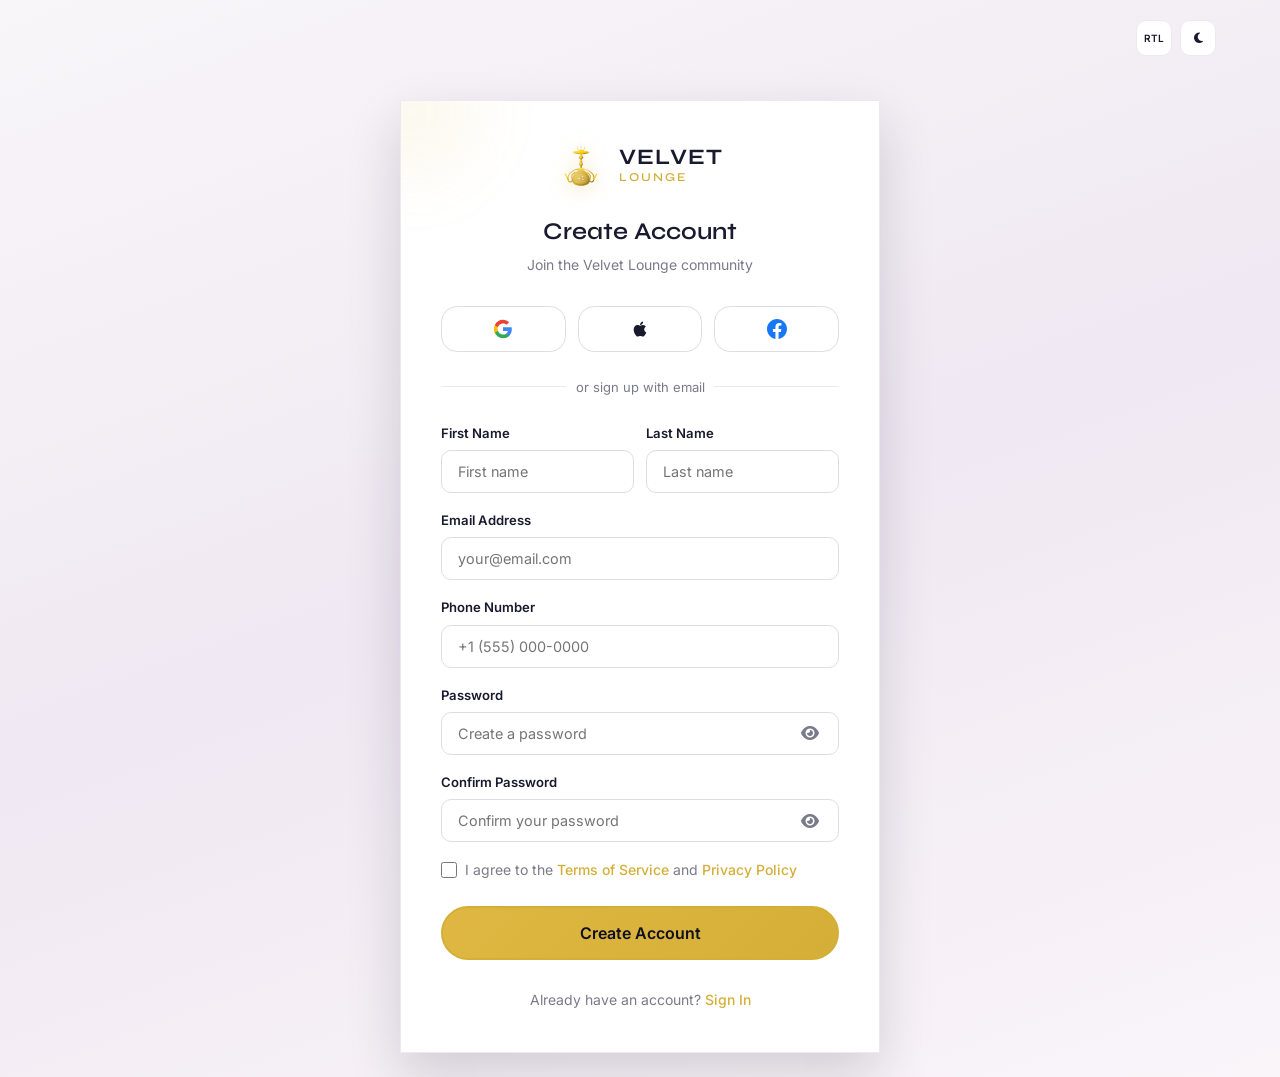
<file: signup.html>
<!DOCTYPE html>
<html lang="en">
<head>
  <meta charset="UTF-8">
  <meta name="viewport" content="width=device-width, initial-scale=1.0">
  <meta name="description" content="Create your Velvet Lounge account — join the VIP rewards program, reserve private cabanas, and unlock perks.">
  <title>Sign Up — Velvet Lounge</title>
  <link rel="icon" type="image/svg+xml" href="favicon.svg">
  <link rel="preconnect" href="https://fonts.googleapis.com">
  <link rel="preconnect" href="https://fonts.gstatic.com" crossorigin>
  <link href="https://fonts.googleapis.com/css2?family=Inter:wght@300;400;500;600;700&family=Syne:wght@500;600;700;800&display=swap" rel="stylesheet">
  <link rel="stylesheet" href="https://cdnjs.cloudflare.com/ajax/libs/font-awesome/6.5.1/css/all.min.css">
  <link rel="stylesheet" href="style.css">
  <script src="components.js" defer></script>
</head>
<body class="auth-page" onload="initAuthPage()">

  <!-- Top Bar -->
  <div class="auth-topbar">
    <div style="display:flex;gap:0.5rem;">
      <button onclick="toggleDir(event)" class="auth-toggle-btn" title="Toggle Direction" aria-label="Toggle direction">
        <span class="dir-label" style="font-size:0.625rem;font-weight:600;">LTR</span>
      </button>
      <button onclick="toggleTheme(event)" class="auth-toggle-btn" title="Toggle Theme" aria-label="Toggle dark mode">
        <span class="theme-icon-wrap"><i class="fa-solid fa-moon"></i></span>
      </button>
    </div>
  </div>

  <!-- Card -->
  <main style="flex:1;display:flex;align-items:center;justify-content:center;padding:1.5rem var(--section-pad-x);">
    <div class="auth-card" style="max-width:480px;">
      <!-- Decorative orb -->
      <div style="position:absolute;top:-60px;left:-60px;width:140px;height:140px;background:rgba(212, 175, 55,0.08);border-radius:50%;filter:blur(30px);pointer-events:none;"></div>

      <!-- Logo -->
      <a href="index.html" class="auth-logo" aria-label="Velvet Lounge Home">
        <svg xmlns="http://www.w3.org/2000/svg" width="48" height="48" viewBox="0 0 100 100" fill="none">
          <defs>
            <linearGradient id="vlAmber" x1="0%" y1="0%" x2="100%" y2="100%">
              <stop offset="0%" stop-color="#FFE082"/>
              <stop offset="50%" stop-color="#D4AF37"/>
              <stop offset="100%" stop-color="#8E6613"/>
            </linearGradient>
            <linearGradient id="vlGold" x1="0%" y1="0%" x2="100%" y2="100%">
              <stop offset="0%" stop-color="#FFE082"/>
              <stop offset="50%" stop-color="#FFD700"/>
              <stop offset="100%" stop-color="#FFA000"/>
            </linearGradient>
            <linearGradient id="vlSmoke" x1="50%" y1="100%" x2="50%" y2="0%">
              <stop offset="0%" stop-color="#D4AF37" stop-opacity="0.8"/>
              <stop offset="50%" stop-color="#FF80AB" stop-opacity="0.4"/>
              <stop offset="100%" stop-color="#FF80AB" stop-opacity="0"/>
            </linearGradient>
          </defs>
          <path d="M50 16 C47 11 53 7 50 2 C47 7 53 11 50 16 Z" fill="url(#vlSmoke)"/>
          <path d="M43 18 C39 13 44 9 42 4 C40 8 45 12 44 18 Z" fill="url(#vlSmoke)" opacity="0.6"/>
          <path d="M57 18 C61 13 56 9 58 4 C60 8 55 12 56 18 Z" fill="url(#vlSmoke)" opacity="0.6"/>
          <path d="M43 18 L57 18 L55 22 L45 22 Z" fill="url(#vlGold)"/>
          <circle cx="50" cy="18" r="1.5" fill="#FFE082"/>
          <ellipse cx="50" cy="23" rx="18" ry="2.5" fill="url(#vlGold)"/>
          <path d="M33 23 C33 23 41 25.5 50 25.5 C59 25.5 67 23 67 23 C66 26.5 58 28 50 28 C42 28 34 26.5 33 23 Z" fill="url(#vlAmber)"/>
          <rect x="48.5" y="27" width="3" height="30" rx="1.5" fill="url(#vlAmber)"/>
          <circle cx="50" cy="34" r="4.5" fill="url(#vlAmber)"/>
          <circle cx="50" cy="34" r="2.2" fill="url(#vlGold)"/>
          <rect x="46" y="41" width="8" height="1.8" rx="0.9" fill="url(#vlGold)"/>
          <circle cx="50" cy="48" r="4" fill="url(#vlAmber)"/>
          <circle cx="50" cy="48" r="2" fill="url(#vlGold)"/>
          <path d="M43 57 L57 57 L55 60 L45 60 Z" fill="url(#vlGold)"/>
          <path d="M45 60 C45 60 31 70 31 81 C31 88 38 93 50 93 C62 93 69 88 69 81 C69 70 55 60 55 60 Z" fill="url(#vlAmber)"/>
          <path d="M36 80 C36 86 42 90 50 90 C58 90 64 86 64 80 C64 74 58 68 50 68 C42 68 36 74 36 80 Z" fill="#FFF" opacity="0.18"/>
          <path d="M38 82 C41 85.5 45 87 50 87 C55 87 59 85.5 62 82 C59 84 55 85 50 85 C45 85 41 84 38 82 Z" fill="url(#vlGold)" opacity="0.6"/>
          <circle cx="46" cy="78" r="1.5" fill="#FFF" opacity="0.9"/>
          <circle cx="53" cy="74" r="1.2" fill="#FFF" opacity="0.9"/>
          <circle cx="54" cy="80" r="1.3" fill="#FFF" opacity="0.75"/>
          <circle cx="48" cy="83" r="0.9" fill="#FFF" opacity="0.65"/>
          <path d="M44 58.5 C34 60 21 68 23 80 C24 86 30 87 32 82 C32 76 26 72 38 65" fill="none" stroke="url(#vlAmber)" stroke-width="2.2" stroke-linecap="round"/>
          <path d="M56 58.5 C66 60 79 68 77 80 C76 86 70 87 68 82 C68 76 74 72 62 65" fill="none" stroke="url(#vlAmber)" stroke-width="2.2" stroke-linecap="round"/>
          <line x1="23" y1="80" x2="18" y2="70" stroke="url(#vlGold)" stroke-width="2.5" stroke-linecap="round"/>
          <circle cx="17.5" cy="69" r="1.5" fill="url(#vlGold)"/>
          <line x1="77" y1="80" x2="82" y2="70" stroke="url(#vlGold)" stroke-width="2.5" stroke-linecap="round"/>
          <circle cx="82.5" cy="69" r="1.5" fill="url(#vlGold)"/>
        </svg>
        <div class="auth-logo-text">
          <span class="brand-top">VELVET</span>
          <span class="brand-bottom">LOUNGE</span>
        </div>
      </a>

      <!-- Header -->
      <div style="text-align:center;margin-bottom:1.75rem;">
        <h1 style="font-size:1.5rem;margin-bottom:0.375rem;font-family:var(--font-heading);">Create Account</h1>
        <p style="font-size:0.875rem;color:var(--text-muted);margin-bottom:0;">Join the Velvet Lounge community</p>
      </div>

      <!-- Social Signup -->
      <div class="social-login-grid">
        <button type="button" class="social-btn" title="Sign up with Google" onclick="alert('Google sign-up coming soon!')">
          <svg width="20" height="20" viewBox="0 0 24 24"><path d="M22.56 12.25c0-.78-.07-1.53-.2-2.25H12v4.26h5.92a5.06 5.06 0 01-2.2 3.32v2.77h3.57c2.08-1.92 3.28-4.74 3.28-8.1z" fill="#4285F4"/><path d="M12 23c2.97 0 5.46-.98 7.28-2.66l-3.57-2.77c-.98.66-2.23 1.06-3.71 1.06-2.86 0-5.29-1.93-6.16-4.53H2.18v2.84C3.99 20.53 7.7 23 12 23z" fill="#34A853"/><path d="M5.84 14.09c-.22-.66-.35-1.36-.35-2.09s.13-1.43.35-2.09V7.07H2.18C1.43 8.55 1 10.22 1 12s.43 3.45 1.18 4.93l2.85-2.22.81-.62z" fill="#FBBC05"/><path d="M12 5.38c1.62 0 3.06.56 4.21 1.64l3.15-3.15C17.45 2.09 14.97 1 12 1 7.7 1 3.99 3.47 2.18 7.07l3.66 2.84c.87-2.6 3.3-4.53 6.16-4.53z" fill="#EA4335"/></svg>
        </button>
        <button type="button" class="social-btn" title="Sign up with Apple" onclick="alert('Apple sign-up coming soon!')">
          <svg width="20" height="20" viewBox="0 0 24 24" fill="currentColor"><path d="M17.05 20.28c-.98.95-2.05.88-3.08.4-1.09-.5-2.08-.48-3.24 0-1.44.62-2.2.44-3.06-.4C2.79 15.25 3.51 7.59 9.05 7.31c1.35.07 2.29.74 3.08.8 1.18-.24 2.31-.93 3.57-.84 1.51.12 2.65.72 3.4 1.8-3.12 1.87-2.38 5.98.48 7.13-.57 1.5-1.31 2.99-2.54 4.09zM12.03 7.25c-.15-2.23 1.66-4.07 3.74-4.25.29 2.58-2.34 4.5-3.74 4.25z"/></svg>
        </button>
        <button type="button" class="social-btn" title="Sign up with Facebook" onclick="alert('Facebook sign-up coming soon!')">
          <svg width="20" height="20" viewBox="0 0 24 24" fill="#1877F2"><path d="M24 12.073c0-6.627-5.373-12-12-12s-12 5.373-12 12c0 5.99 4.388 10.954 10.125 11.854v-8.385H7.078v-3.47h3.047V9.43c0-3.007 1.792-4.669 4.533-4.669 1.312 0 2.686.235 2.686.235v2.953H15.83c-1.491 0-1.956.925-1.956 1.874v2.25h3.328l-.532 3.47h-2.796v8.385C19.612 23.027 24 18.062 24 12.073z"/></svg>
        </button>
      </div>

      <!-- Divider -->
      <div class="divider">or sign up with email</div>

      <!-- Form -->
      <form onsubmit="event.preventDefault(); alert('Account created successfully! Welcome to Velvet Lounge.'); window.location.href='index.html';" id="signup-form">
        <div class="form-row" style="display:grid;grid-template-columns:1fr 1fr;gap:0.75rem;margin-bottom:1rem;">
          <div class="form-group" style="margin-bottom:0;">
            <label class="form-label" for="signup-fname" style="display:block;font-size:0.82rem;font-weight:600;margin-bottom:0.375rem;color:var(--text-primary);">First Name</label>
            <input type="text" id="signup-fname" class="form-input auth-input" placeholder="First name" required>
          </div>
          <div class="form-group" style="margin-bottom:0;">
            <label class="form-label" for="signup-lname" style="display:block;font-size:0.82rem;font-weight:600;margin-bottom:0.375rem;color:var(--text-primary);">Last Name</label>
            <input type="text" id="signup-lname" class="form-input auth-input" placeholder="Last name" required>
          </div>
        </div>

        <div class="form-group" style="margin-bottom:1rem;">
          <label class="form-label" for="signup-email" style="display:block;font-size:0.82rem;font-weight:600;margin-bottom:0.375rem;color:var(--text-primary);">Email Address</label>
          <input type="email" id="signup-email" class="form-input auth-input" placeholder="your@email.com" required>
        </div>

        <div class="form-group" style="margin-bottom:1rem;">
          <label class="form-label" for="signup-phone" style="display:block;font-size:0.82rem;font-weight:600;margin-bottom:0.375rem;color:var(--text-primary);">Phone Number</label>
          <input type="tel" id="signup-phone" class="form-input auth-input" placeholder="+1 (555) 000-0000" required>
        </div>

        <div class="form-group" style="margin-bottom:1rem;">
          <label class="form-label" for="signup-password" style="display:block;font-size:0.82rem;font-weight:600;margin-bottom:0.375rem;color:var(--text-primary);">Password</label>
          <div class="password-wrapper">
            <input type="password" id="signup-password" class="form-input auth-input" placeholder="Create a password" required minlength="8">
            <button type="button" class="password-toggle" onclick="togglePasswordVisibility('signup-password', this)" aria-label="Toggle password visibility">
              <span class="pw-icon"><i class="fa-solid fa-eye"></i></span>
            </button>
          </div>
        </div>

        <div class="form-group" style="margin-bottom:1rem;">
          <label class="form-label" for="signup-confirm" style="display:block;font-size:0.82rem;font-weight:600;margin-bottom:0.375rem;color:var(--text-primary);">Confirm Password</label>
          <div class="password-wrapper">
            <input type="password" id="signup-confirm" class="form-input auth-input" placeholder="Confirm your password" required minlength="8">
            <button type="button" class="password-toggle" onclick="togglePasswordVisibility('signup-confirm', this)" aria-label="Toggle password visibility">
              <span class="pw-icon"><i class="fa-solid fa-eye"></i></span>
            </button>
          </div>
        </div>

        <div class="checkbox-wrapper" style="margin-bottom:1.5rem;">
          <input type="checkbox" id="terms" required>
          <label for="terms">I agree to the <a href="coming-soon.html" class="link-primary">Terms of Service</a> and <a href="coming-soon.html" class="link-primary">Privacy Policy</a></label>
        </div>

        <button type="submit" class="btn btn-primary btn-lg" style="width:100%;">Create Account</button>
      </form>

      <!-- Footer link -->
      <p style="text-align:center;margin-top:1.75rem;font-size:0.875rem;color:var(--text-muted);margin-bottom:0;">
        Already have an account? <a href="login.html" class="link-primary">Sign In</a>
      </p>
    </div>
  </main>

</body>
</html>
</file>
<file: style.css>
/* ======================================================================
   VELVET LOUNGE — HOOKAH & SHISHA DESIGN SYSTEM
   Primary: #D4AF37 (Royal Gold)  |  Secondary: #1A1A2E (Midnight Navy)
   Typography: Syne (headings) + Inter (body)
   ====================================================================== */

@import url('https://fonts.googleapis.com/css2?family=Inter:wght@300;400;500;600;700&family=Syne:wght@500;600;700;800&display=swap');

/* ─── CSS CUSTOM PROPERTIES ──────────────────────────── */
:root {
    --primary: #D4AF37;
    --primary-light: #DFB742;
    --primary-dark: #A67C1E;
    --secondary: #1A1A2E;
    --secondary-light: #16213E;
    --secondary-dark: #0F0F1F;

    --gold: #FFD700;
    --gold-muted: #D4A843;

    --text-primary: #1A1A2E;
    --text-secondary: #4A4A5A;
    --text-muted: #7A7A8A;

    --bg-main: #FFFFFF;
    --bg-card: #FFFFFF;
    --bg-section-alt: #F8F6F9;
    --bg-overlay: rgba(26, 26, 46, 0.72);
    --bg-glass: rgba(255, 255, 255, 0.85);

    --border-color: #E0DCE4;
    --border-card: #D4CFD9;
    --border-light: #EDE9F0;

    --shadow-sm: 0 1px 3px rgba(26, 26, 46, 0.06);
    --shadow-md: 0 6px 20px rgba(26, 26, 46, 0.08);
    --shadow-lg: 0 14px 36px rgba(26, 26, 46, 0.12);
    --shadow-xl: 0 22px 50px rgba(26, 26, 46, 0.16);
    --shadow-card: 0 4px 20px -2px rgba(26, 26, 46, 0.07);
    --shadow-card-hover: 0 20px 44px -10px rgba(26, 26, 46, 0.16), 0 0 0 1px rgba(212, 175, 55, 0.15);
    --shadow-primary: 0 8px 24px rgba(212, 175, 55, 0.3);

    --font-heading: 'Syne', -apple-system, BlinkMacSystemFont, 'Segoe UI', Roboto, sans-serif;
    --font-body: 'Inter', -apple-system, BlinkMacSystemFont, 'Segoe UI', Roboto, sans-serif;

    --header-height: 4rem;
    --container-max: 1200px;
    --container-narrow: 960px;
    --radius-sm: 6px;
    --radius-md: 10px;
    --radius-lg: 16px;
    --radius-xl: 24px;
    --radius-full: 9999px;

    --ease: cubic-bezier(0.4, 0, 0.2, 1);
    --transition-fast: 0.2s var(--ease);
    --transition-base: 0.3s var(--ease);
    --transition-slow: 0.5s var(--ease);

    --section-pad-y: 80px;
    --section-pad-x: 24px;
}

/* ─── DARK MODE ──────────────────────────────────────── */
html.dark {
    color-scheme: dark;
    --bg-main: #0F0F1F;
    --bg-card: #1A1A2E;
    --bg-section-alt: #141425;
    --bg-glass: rgba(26, 26, 46, 0.92);
    --bg-overlay: rgba(0, 0, 0, 0.82);
    --text-primary: #F5F3F7;
    --text-secondary: #C8C4CE;
    --text-muted: #908C98;
    --border-color: rgba(255, 255, 255, 0.12);
    --border-card: rgba(255, 255, 255, 0.16);
    --border-light: rgba(255, 255, 255, 0.08);
    --shadow-sm: 0 2px 8px rgba(0, 0, 0, 0.4);
    --shadow-md: 0 6px 20px rgba(0, 0, 0, 0.45);
    --shadow-lg: 0 14px 36px rgba(0, 0, 0, 0.5);
    --shadow-xl: 0 22px 50px rgba(0, 0, 0, 0.6);
    --shadow-card: 0 4px 22px rgba(0, 0, 0, 0.5);
    --shadow-card-hover: 0 24px 50px -10px rgba(0, 0, 0, 0.75), 0 0 0 1px rgba(212, 175, 55, 0.3);
    --shadow-primary: 0 8px 24px rgba(212, 175, 55, 0.35);
    --primary-light: #F3D279;
}

/* ─── RESET & BASE ───────────────────────────────────── */
*, *::before, *::after { box-sizing: border-box; margin: 0; padding: 0; }
html {
    scroll-behavior: smooth;
    -webkit-text-size-adjust: 100%;
    overflow-x: hidden;
    max-width: 100%;
}
body {
    font-family: var(--font-body);
    font-weight: 400;
    color: var(--text-primary);
    background: var(--bg-main);
    line-height: 1.7;
    overflow-x: hidden;
    max-width: 100%;
    width: 100%;
    position: relative;
    transition: background var(--transition-base), color var(--transition-base);
    -webkit-font-smoothing: antialiased;
}
body.nav-open { overflow: hidden; }
img { max-width: 100%; height: auto; display: block; }
a { text-decoration: none; color: inherit; transition: color var(--transition-fast); }
ul, ol { list-style: none; }
button { font-family: inherit; cursor: pointer; border: none; background: none; }
input, select, textarea { font-family: inherit; font-size: inherit; }

/* ─── TYPOGRAPHY ─────────────────────────────────────── */
h1, h2, h3, h4, h5, h6 {
    font-family: var(--font-heading);
    font-weight: 600;
    line-height: 1.25;
    color: var(--text-primary);
}
h1 { font-size: clamp(2.2rem, 5vw, 3.8rem); }
h2 { font-size: clamp(1.6rem, 3.5vw, 2.6rem); }
h3 { font-size: clamp(1.2rem, 2.5vw, 1.6rem); }
h4 { font-size: 1.15rem; }
p { font-weight: 400; color: var(--text-secondary); line-height: 1.75; }

/* ─── CONTAINER & LAYOUT ────────────────────────────── */
.container { max-width: var(--container-max); margin: 0 auto; padding: 0 var(--section-pad-x); width: 100%; }
.container-narrow { max-width: var(--container-narrow); margin: 0 auto; padding: 0 var(--section-pad-x); width: 100%; }
.section { padding: var(--section-pad-y) 0; background: var(--bg-main); overflow-x: clip; width: 100%; }
.section-alt { padding: var(--section-pad-y) 0; background: var(--bg-section-alt); overflow-x: clip; width: 100%; }
.text-center { text-align: center; }
.w-full { width: 100%; }

.section-header { text-align: center; margin-bottom: 48px; }
.section-label {
    display: inline-block;
    font-size: 0.8rem;
    font-weight: 600;
    letter-spacing: 2px;
    text-transform: uppercase;
    color: var(--primary);
    margin-bottom: 10px;
}
.section-heading { margin-bottom: 14px; }
.section-subtext { color: var(--text-muted); font-size: 1.05rem; max-width: 600px; margin: 0 auto; }

/* ─── BUTTONS ────────────────────────────────────────── */
.btn {
    display: inline-flex;
    align-items: center;
    justify-content: center;
    gap: 8px;
    padding: 13px 32px;
    font-size: 0.9rem;
    font-weight: 600;
    border-radius: var(--radius-full);
    transition: all var(--transition-base);
    border: 2px solid transparent;
    cursor: pointer;
    white-space: nowrap;
    text-align: center;
}
.btn-primary {
    background: linear-gradient(135deg, var(--primary-light), var(--primary));
    color: #0F0F1F;
    font-weight: 600;
    border-color: var(--primary);
}
.btn-primary:hover {
    background: linear-gradient(135deg, var(--primary), var(--primary-dark));
    color: #0F0F1F;
    border-color: var(--primary-dark);
    box-shadow: var(--shadow-primary);
    transform: translateY(-2px);
}
.btn-secondary {
    background: transparent;
    color: var(--primary);
    border-color: var(--primary);
}
.btn-secondary:hover {
    background: var(--primary);
    color: #0F0F1F;
    font-weight: 600;
    transform: translateY(-2px);
}
.btn-sm { padding: 8px 20px; font-size: 0.8rem; }
.btn-small { padding: 8px 20px; font-size: 0.8rem; background: var(--primary); color: #0F0F1F; border-radius: var(--radius-full); border: 2px solid var(--primary); font-weight: 600; display: inline-flex; transition: all var(--transition-base); }
.btn-small:hover { background: var(--primary-dark); border-color: var(--primary-dark); transform: translateY(-2px); }
.btn-white { background: #FFF; color: var(--secondary); border-color: #FFF; }
.btn-white:hover { background: rgba(255,255,255,0.9); }

/* ─── NAVBAR ─────────────────────────────────────────── */
.navbar {
    position: fixed;
    top: 0;
    left: 0;
    right: 0;
    width: 100%;
    z-index: 1000;
    background: rgba(255, 255, 255, 0.94);
    backdrop-filter: blur(20px);
    -webkit-backdrop-filter: blur(20px);
    border-bottom: 1px solid var(--border-light);
    transition: background-color var(--transition-base), box-shadow var(--transition-base), border-color var(--transition-base);
}

html.dark .navbar,
.dark .navbar {
    background: rgba(15, 15, 31, 0.94);
    border-bottom-color: var(--border-color);
}

.navbar.scrolled {
    box-shadow: var(--shadow-md);
}

html.dark .navbar.scrolled,
.dark .navbar.scrolled {
    box-shadow: 0 4px 24px rgba(0, 0, 0, 0.45);
}

.navbar-spacer {
    height: 4rem;
    width: 100%;
}

.nav-inner {
    max-width: var(--container-max);
    margin: 0 auto;
    padding: 0 var(--section-pad-x);
    height: var(--header-height);
    display: flex;
    align-items: center;
    justify-content: space-between;
    gap: 1.25rem;
    width: 100%;
}

.nav-logo {
    display: flex;
    align-items: center;
    gap: 0.75rem;
    text-decoration: none;
    flex-shrink: 0;
}

.nav-logo svg {
    width: 42px;
    height: 42px;
    filter: drop-shadow(0 2px 8px rgba(212, 175, 55, 0.35));
}

.nav-logo-text {
    display: flex;
    flex-direction: column;
    line-height: 1.1;
}

.nav-logo-text .brand-top {
    font-family: var(--font-heading);
    font-weight: 700;
    font-size: 1.15rem;
    color: var(--text-primary);
    letter-spacing: 2px;
}

.nav-logo-text .brand-bottom {
    font-family: var(--font-body);
    font-size: 0.625rem;
    font-weight: 600;
    color: var(--primary);
    letter-spacing: 3px;
    text-transform: uppercase;
}

.nav-links {
    display: flex;
    align-items: center;
    gap: 1.5rem;
}

.nav-link {
    font-family: var(--font-heading);
    font-weight: 500;
    font-size: 0.9rem;
    color: var(--text-secondary);
    position: relative;
    padding: 0.25rem 0;
    transition: var(--transition-fast);
}

.nav-link:hover,
.nav-link.active {
    color: var(--primary);
}

.nav-link::after {
    content: '';
    position: absolute;
    bottom: -2px;
    left: 0;
    width: 0;
    height: 2px;
    background: var(--primary);
    border-radius: 1px;
    transition: var(--transition-fast);
}

[dir="rtl"] .nav-link::after {
    left: auto;
    right: 0;
}

.nav-link:hover::after,
.nav-link.active::after {
    width: 100%;
}

.nav-actions {
    display: flex;
    align-items: center;
    gap: 0.5rem;
}

.nav-icon-btn {
    width: 2.25rem;
    height: 2.25rem;
    display: flex;
    align-items: center;
    justify-content: center;
    border-radius: var(--radius-md);
    background: var(--bg-card);
    border: 1px solid var(--border-light);
    color: var(--text-muted);
    font-size: 0.75rem;
    cursor: pointer;
    transition: var(--transition-fast);
    font-family: var(--font-heading);
    font-weight: 600;
}

.nav-icon-btn:hover {
    border-color: var(--primary);
    color: var(--primary);
    background: rgba(212, 175, 55, 0.08);
}

html.dark .nav-icon-btn,
.dark .nav-icon-btn {
    background: rgba(255, 255, 255, 0.06);
    border-color: rgba(255, 255, 255, 0.12);
    color: rgba(255, 255, 255, 0.85);
}

html.dark .nav-icon-btn:hover,
.dark .nav-icon-btn:hover {
    border-color: var(--primary);
    color: var(--primary-light);
    background: rgba(255, 255, 255, 0.12);
}

.theme-icon-wrap {
    display: flex;
    align-items: center;
    justify-content: center;
}

.dir-label {
    font-size: 0.625rem !important;
    font-weight: 600 !important;
}

/* Mobile Nav (Hamburger & Dropdown matching Hobby Board Games Store) */
.mobile-menu-btn {
    display: none;
    width: 2.25rem;
    height: 2.25rem;
    align-items: center;
    justify-content: center;
    border-radius: var(--radius-md);
    background: var(--bg-card);
    border: 1px solid var(--border-color);
    color: var(--text-primary);
    cursor: pointer;
    transition: var(--transition-fast);
    font-size: 1rem;
}

.mobile-menu-btn:hover {
    border-color: var(--primary);
    color: var(--primary);
}

html.dark .mobile-menu-btn,
.dark .mobile-menu-btn {
    background: rgba(255, 255, 255, 0.06);
    border-color: rgba(255, 255, 255, 0.12);
    color: #FFF;
}

html.dark .mobile-menu-btn:hover,
.dark .mobile-menu-btn:hover {
    border-color: var(--primary);
    color: var(--primary-light);
}

.mobile-menu-icon {
    display: flex;
    align-items: center;
    justify-content: center;
}

.mobile-backdrop {
    display: none;
    position: fixed;
    inset: 0;
    background: rgba(0, 0, 0, 0.6);
    backdrop-filter: blur(6px);
    -webkit-backdrop-filter: blur(6px);
    z-index: 990;
    top: 4rem;
}

.mobile-backdrop.open {
    display: block;
}

.mobile-menu {
    display: none;
    position: absolute;
    top: 100%;
    left: 0;
    right: 0;
    background: var(--bg-card);
    border-bottom: 1px solid var(--border-color);
    box-shadow: var(--shadow-xl);
    z-index: 995;
    padding: 1.25rem;
    max-height: calc(100vh - 4rem);
    overflow-y: auto;
}

html.dark .mobile-menu,
.dark .mobile-menu {
    background: #141425;
    border-bottom-color: rgba(255, 255, 255, 0.1);
}

.mobile-menu.open {
    display: block;
    animation: fadeInDown 0.25s cubic-bezier(0.16, 1, 0.3, 1);
}

.mobile-menu .mob-link {
    display: block;
    padding: 0.75rem 1rem;
    border-radius: var(--radius-md);
    font-family: var(--font-heading);
    font-weight: 500;
    font-size: 0.875rem;
    color: var(--text-primary);
    transition: var(--transition-fast);
    text-decoration: none;
}

.mobile-menu .mob-link:hover,
.mobile-menu .mob-link.active {
    background: rgba(212, 175, 55, 0.1);
    color: var(--primary);
}

.mobile-menu .mob-actions {
    margin-top: 0.75rem;
    padding-top: 0.75rem;
    border-top: 1px solid var(--border-light);
    display: flex;
    flex-direction: column;
    gap: 0.5rem;
}

html.dark .mobile-menu .mob-actions,
.dark .mobile-menu .mob-actions {
    border-top-color: rgba(255, 255, 255, 0.08);
}

.mobile-menu .mob-toggles {
    display: flex;
    align-items: center;
    justify-content: center;
    gap: 0.5rem;
    margin-top: 0.75rem;
}

/* ─── HERO SECTION (SPLIT LUXURY PORTAL) ─────────────── */
.hero-section {
    position: relative;
    min-height: auto;
    display: flex;
    align-items: center;
    padding: 1.5rem 0 3.25rem;
    overflow: hidden;
    background: #0A0A14;
}

.hero-bg-layer {
    position: absolute;
    inset: 0;
    background-size: cover;
    background-position: center;
    opacity: 0.28;
    filter: blur(4px);
    transform: scale(1.05);
    z-index: 1;
}

.hero-overlay-gradient {
    position: absolute;
    inset: 0;
    background: 
      radial-gradient(circle at 15% 30%, rgba(212, 175, 55, 0.15) 0%, transparent 55%),
      radial-gradient(circle at 85% 70%, rgba(212, 175, 55, 0.1) 0%, transparent 60%),
      linear-gradient(135deg, rgba(10, 10, 20, 0.95) 0%, rgba(15, 12, 30, 0.88) 50%, rgba(10, 10, 20, 0.96) 100%);
    z-index: 2;
}

/* ─── HOME HERO THEMATIC AMBIANCE & EFFECTS ───────────── */
.hero-home-ambiance {
    position: absolute;
    inset: 0;
    z-index: 2;
    pointer-events: none;
    overflow: hidden;
}

.home-smoke-canvas {
    position: absolute;
    inset: 0;
    width: 100%;
    height: 100%;
    pointer-events: none;
    z-index: 2;
}

/* Chandelier Volumetric Light Sheen (Behind right-hand showcase) */
.home-chandelier-sheen {
    position: absolute;
    top: -15%;
    right: 5%;
    width: 650px;
    height: 650px;
    background: radial-gradient(circle at 60% 40%, rgba(212, 175, 55, 0.28) 0%, rgba(245, 158, 11, 0.10) 45%, transparent 70%);
    filter: blur(55px);
    pointer-events: none;
    mix-blend-mode: screen;
    animation: chandelierBreathe 14s ease-in-out infinite alternate;
}

.home-velvet-aurora {
    position: absolute;
    bottom: -10%;
    left: 5%;
    width: 550px;
    height: 550px;
    background: radial-gradient(circle, rgba(168, 85, 247, 0.24) 0%, rgba(139, 92, 246, 0.08) 50%, transparent 70%);
    filter: blur(65px);
    pointer-events: none;
    mix-blend-mode: screen;
    animation: velvetDrift 18s ease-in-out infinite alternate;
}

.home-gold-aurora {
    position: absolute;
    top: 20%;
    left: 35%;
    width: 420px;
    height: 420px;
    background: radial-gradient(circle, rgba(212, 175, 55, 0.20) 0%, rgba(255, 232, 158, 0.06) 50%, transparent 68%);
    filter: blur(60px);
    pointer-events: none;
    mix-blend-mode: screen;
    animation: goldPulse 12s ease-in-out infinite alternate;
}

@keyframes chandelierBreathe {
    0% { transform: scale(1) translate(0, 0); opacity: 0.65; }
    50% { transform: scale(1.15) translate(-30px, 20px); opacity: 0.90; }
    100% { transform: scale(0.95) translate(20px, -15px); opacity: 0.60; }
}

@keyframes velvetDrift {
    0% { transform: translate(0, 0) scale(0.95); opacity: 0.50; }
    50% { transform: translate(40px, -25px) scale(1.12); opacity: 0.75; }
    100% { transform: translate(-25px, 20px) scale(1); opacity: 0.45; }
}

@keyframes goldPulse {
    0% { transform: translate(0, 0) scale(1); opacity: 0.40; }
    50% { transform: translate(-25px, 30px) scale(1.2); opacity: 0.70; }
    100% { transform: translate(30px, -20px) scale(0.9); opacity: 0.40; }
}

.hero-section > .container {
    position: relative;
    z-index: 4;
    width: 100%;
}

.hero-split-grid {
    display: grid;
    grid-template-columns: 1.15fr 0.85fr;
    gap: 3.5rem;
    align-items: center;
}

/* Left Column Content */
.hero-col-content {
    text-align: left;
}

[dir="rtl"] .hero-col-content {
    text-align: right;
}

.hero-badge {
    display: inline-flex;
    align-items: center;
    gap: 0.6rem;
    padding: 0.5rem 1.25rem;
    background: rgba(212, 175, 55, 0.12);
    border: 1px solid rgba(212, 175, 55, 0.35);
    border-radius: var(--radius-full);
    color: var(--primary);
    font-size: 0.8125rem;
    font-weight: 600;
    text-transform: uppercase;
    letter-spacing: 0.08em;
    margin-bottom: 1.5rem;
}

[dir="rtl"] .hero-badge {
    letter-spacing: 0;
}

.hero-title {
    font-family: var(--font-heading);
    font-size: clamp(2.6rem, 5vw, 4.2rem);
    font-weight: 700;
    color: #FFFFFF;
    line-height: 1.12;
    margin-bottom: 1.35rem;
    letter-spacing: -0.02em;
}

.hero-title .text-gold {
    color: var(--primary);
    background: linear-gradient(135deg, #FFE89E 0%, #D4AF37 50%, #B8860B 100%);
    -webkit-background-clip: text;
    -webkit-text-fill-color: transparent;
    display: inline-block;
}

.hero-lead-text {
    color: rgba(255, 255, 255, 0.82);
    font-family: var(--font-body);
    font-size: 1.1rem;
    line-height: 1.75;
    margin-bottom: 2.25rem;
    max-width: 580px;
}

.hero-ctas {
    display: flex;
    gap: 1.15rem;
    align-items: center;
    flex-wrap: wrap;
    margin-bottom: 2.5rem;
}

.btn-hero-glass {
    display: inline-flex;
    align-items: center;
    gap: 0.6rem;
    padding: 0.85rem 1.75rem;
    background: rgba(255, 255, 255, 0.06);
    border: 1.5px solid rgba(212, 175, 55, 0.4);
    border-radius: var(--radius-full);
    color: #FFFFFF;
    font-weight: 600;
    font-size: 0.95rem;
    text-decoration: none;
    backdrop-filter: blur(10px);
    -webkit-backdrop-filter: blur(10px);
    transition: all var(--transition-base);
}

.btn-hero-glass:hover {
    background: rgba(212, 175, 55, 0.15);
    border-color: var(--primary);
    color: var(--primary);
    transform: translateY(-2px);
    box-shadow: 0 8px 25px rgba(212, 175, 55, 0.2);
}

/* Social Proof Highlights */
.hero-highlights {
    display: flex;
    align-items: center;
    gap: 1.75rem;
    padding: 1.15rem 1.6rem;
    background: rgba(255, 255, 255, 0.035);
    border: 1px solid rgba(212, 175, 55, 0.22);
    border-radius: var(--radius-lg);
    width: fit-content;
    backdrop-filter: blur(8px);
}

.hero-highlight-item {
    display: flex;
    flex-direction: column;
    gap: 0.2rem;
}

.highlight-val {
    font-family: var(--font-heading);
    font-size: 1.45rem;
    font-weight: 700;
    color: var(--primary);
    line-height: 1.1;
}

.highlight-lbl {
    font-size: 0.78125rem;
    color: rgba(255, 255, 255, 0.72);
    text-transform: uppercase;
    letter-spacing: 0.05em;
}

[dir="rtl"] .highlight-lbl {
    letter-spacing: 0;
}

.hero-highlight-sep {
    width: 1px;
    height: 32px;
    background: rgba(212, 175, 55, 0.25);
}

/* Right Column Visual Showcase */
.hero-col-visual {
    position: relative;
}

.hero-visual-card {
    position: relative;
    border-radius: 28px;
    padding: 0.6rem;
    background: linear-gradient(135deg, rgba(212, 175, 55, 0.35) 0%, rgba(212, 175, 55, 0.1) 100%);
    box-shadow: 0 25px 60px rgba(0, 0, 0, 0.65), 0 0 45px rgba(212, 175, 55, 0.15);
}

.hero-visual-img-wrap {
    position: relative;
    border-radius: 22px;
    overflow: hidden;
    aspect-ratio: 4 / 3.4;
}

.hero-visual-img-wrap img {
    width: 100%;
    height: 100%;
    object-fit: cover;
    display: block;
    transition: transform 0.6s ease;
}

.hero-visual-card:hover .hero-visual-img-wrap img {
    transform: scale(1.04);
}

.hero-img-gradient {
    position: absolute;
    inset: 0;
    background: linear-gradient(180deg, rgba(10, 10, 20, 0.1) 0%, rgba(10, 10, 20, 0.65) 100%);
}

/* Floating Cards */
.hero-floating-card {
    position: absolute;
    display: flex;
    align-items: center;
    gap: 0.9rem;
    padding: 0.85rem 1.25rem;
    background: rgba(15, 12, 30, 0.88);
    border: 1px solid rgba(212, 175, 55, 0.4);
    border-radius: var(--radius-lg);
    backdrop-filter: blur(14px);
    -webkit-backdrop-filter: blur(14px);
    box-shadow: 0 16px 36px rgba(0, 0, 0, 0.5), 0 0 20px rgba(212, 175, 55, 0.12);
    z-index: 4;
    animation: floatGentle 4s ease-in-out infinite;
}

.hero-floating-card.float-top {
    top: -10px;
    left: -15px;
}

.hero-floating-card.float-bottom {
    bottom: -15px;
    right: -15px;
    animation-delay: -2s;
}

[dir="rtl"] .hero-floating-card.float-top {
    left: auto;
    right: -20px;
}

[dir="rtl"] .hero-floating-card.float-bottom {
    right: auto;
    left: -20px;
}

@keyframes floatGentle {
    0%, 100% { transform: translateY(0); }
    50% { transform: translateY(-6px); }
}

.float-icon {
    width: 2.5rem;
    height: 2.5rem;
    border-radius: var(--radius-md);
    background: rgba(212, 175, 55, 0.15);
    border: 1px solid rgba(212, 175, 55, 0.35);
    color: var(--primary);
    display: flex;
    align-items: center;
    justify-content: center;
    font-size: 1.05rem;
    flex-shrink: 0;
}

.float-icon.gold-icon {
    background: linear-gradient(135deg, var(--primary-light), var(--primary));
    color: #0F0F1F;
}

.float-info strong {
    display: block;
    color: #FFFFFF;
    font-size: 0.875rem;
    font-weight: 600;
    line-height: 1.25;
}

.float-info span {
    display: block;
    color: rgba(255, 255, 255, 0.7);
    font-size: 0.75rem;
    margin-top: 0.15rem;
}

/* Light Theme Overrides */
html:not(.dark) .hero-section {
    background: #FDFBF7;
}

html:not(.dark) .hero-bg-layer {
    opacity: 0.12;
}

html:not(.dark) .hero-overlay-gradient {
    background: 
      radial-gradient(circle at 15% 30%, rgba(212, 175, 55, 0.12) 0%, transparent 55%),
      linear-gradient(135deg, rgba(255, 255, 255, 0.94) 0%, rgba(250, 248, 245, 0.9) 100%);
}

html:not(.dark) .home-chandelier-sheen {
    background: radial-gradient(circle at 60% 40%, rgba(212, 175, 55, 0.18) 0%, rgba(245, 158, 11, 0.06) 45%, transparent 70%);
    mix-blend-mode: multiply;
}

html:not(.dark) .home-velvet-aurora {
    background: radial-gradient(circle, rgba(212, 175, 55, 0.14) 0%, transparent 65%);
    mix-blend-mode: multiply;
}

html:not(.dark) .home-gold-aurora {
    background: radial-gradient(circle, rgba(245, 158, 11, 0.12) 0%, transparent 65%);
    mix-blend-mode: multiply;
}

html:not(.dark) .hero-title {
    color: #1A1A2E;
}

html:not(.dark) .hero-lead-text {
    color: #555566;
}

html:not(.dark) .btn-hero-glass {
    background: #FFFFFF;
    border-color: rgba(212, 175, 55, 0.4);
    color: #1A1A2E;
}

html:not(.dark) .hero-highlights {
    background: #FFFFFF;
    border-color: rgba(212, 175, 55, 0.35);
    box-shadow: 0 10px 30px rgba(26, 26, 46, 0.06);
}

html:not(.dark) .highlight-lbl {
    color: #666677;
}

html:not(.dark) .hero-floating-card {
    background: #FFFFFF;
    border-color: rgba(212, 175, 55, 0.4);
    box-shadow: 0 16px 36px rgba(26, 26, 46, 0.1), 0 0 20px rgba(212, 175, 55, 0.15);
}

html:not(.dark) .float-info strong {
    color: #1A1A2E;
}

html:not(.dark) .float-info span {
    color: #777788;
}

/* Responsive */
@media (max-width: 991px) {
    .hero-split-grid {
        grid-template-columns: 1fr;
        gap: 3.5rem;
    }
    .hero-section {
        min-height: auto;
        padding: 1.5rem 0 2.5rem;
    }
    .hero-col-content {
        text-align: center;
    }
    .hero-lead-text {
        margin-left: auto;
        margin-right: auto;
    }
    .hero-ctas {
        justify-content: center;
    }
    .hero-highlights {
        margin-left: auto;
        margin-right: auto;
    }
    .hero-visual-card {
        max-width: 520px;
        margin: 0 auto;
    }
    .hero-floating-card.float-top {
        left: 0;
        top: -12px;
    }
    .hero-floating-card.float-bottom {
        right: 0;
        bottom: -12px;
    }
}

@media (max-width: 520px) {
    .hero-section {
        padding: 1.25rem 0 2rem;
    }
    .hero-title {
        font-size: 2.35rem;
    }
    .hero-highlights {
        width: 100%;
        justify-content: space-around;
        padding: 0.9rem 0.6rem;
        gap: 0.6rem;
    }
    .highlight-val {
        font-size: 1.2rem;
    }
    .highlight-lbl {
        font-size: 0.7rem;
    }
    .hero-ctas {
        flex-direction: column;
        width: 100%;
    }
    .hero-ctas .btn, .btn-hero-glass {
        width: 100%;
        justify-content: center;
    }
    .hero-floating-card {
        padding: 0.65rem 0.9rem;
    }
    .float-info strong {
        font-size: 0.8rem;
    }
    .float-info span {
        font-size: 0.7rem;
    }
}

/* ─── HERO MULTI-SLIDE CAROUSEL ──────────────────────── */
.hero-carousel-container {
    position: relative;
    display: grid;
    grid-template-columns: 1fr;
    grid-template-rows: 1fr;
    width: 100%;
}

.hero-slide {
    grid-area: 1 / 1 / 2 / 2;
    opacity: 0;
    visibility: hidden;
    pointer-events: none;
    transition: opacity 0.85s cubic-bezier(0.22, 1, 0.36, 1), visibility 0.85s cubic-bezier(0.22, 1, 0.36, 1);
    z-index: 1;
}

.hero-slide.active {
    opacity: 1;
    visibility: visible;
    pointer-events: auto;
    z-index: 3;
}

/* Staggered entrance animations when slide becomes active */
.hero-slide.active .hero-col-content .hero-badge {
    animation: heroSlideFadeUp 0.6s cubic-bezier(0.22, 1, 0.36, 1) both;
}

.hero-slide.active .hero-col-content .hero-title {
    animation: heroSlideFadeUp 0.7s cubic-bezier(0.22, 1, 0.36, 1) 0.08s both;
}

.hero-slide.active .hero-col-content .hero-lead-text {
    animation: heroSlideFadeUp 0.7s cubic-bezier(0.22, 1, 0.36, 1) 0.16s both;
}

.hero-slide.active .hero-col-content .hero-ctas {
    animation: heroSlideFadeUp 0.7s cubic-bezier(0.22, 1, 0.36, 1) 0.24s both;
}

.hero-slide.active .hero-col-content .hero-highlights {
    animation: heroSlideFadeUp 0.7s cubic-bezier(0.22, 1, 0.36, 1) 0.32s both;
}

.hero-slide.active .hero-visual-card {
    animation: heroCardZoomIn 0.85s cubic-bezier(0.22, 1, 0.36, 1) 0.1s both;
}

@keyframes heroSlideFadeUp {
    from {
        opacity: 0;
        transform: translateY(24px);
    }
    to {
        opacity: 1;
        transform: translateY(0);
    }
}

@keyframes heroCardZoomIn {
    from {
        opacity: 0;
        transform: scale(0.94) translateY(18px);
    }
    to {
        opacity: 1;
        transform: scale(1) translateY(0);
    }
}

/* Hero Carousel Controls (Pill Nav + Arrows) */
.hero-carousel-controls {
    display: flex;
    align-items: center;
    justify-content: center;
    gap: 1rem;
    margin-top: 2.25rem;
    position: relative;
    z-index: 6;
}

.hero-nav-arrow {
    width: 2.75rem;
    height: 2.75rem;
    display: inline-flex;
    align-items: center;
    justify-content: center;
    border-radius: var(--radius-full);
    background: rgba(15, 12, 30, 0.65);
    border: 1px solid rgba(212, 175, 55, 0.3);
    color: var(--primary);
    cursor: pointer;
    backdrop-filter: blur(10px);
    -webkit-backdrop-filter: blur(10px);
    transition: all var(--transition-fast);
    font-size: 0.95rem;
}

.hero-nav-arrow:hover {
    background: var(--primary);
    color: #0F0F1F;
    border-color: var(--primary);
    transform: scale(1.08);
    box-shadow: 0 0 20px rgba(212, 175, 55, 0.4);
}

.hero-slider-nav {
    display: inline-flex;
    align-items: center;
    gap: 0.75rem;
    padding: 0.4rem 0.65rem;
    background: rgba(15, 12, 30, 0.7);
    border: 1px solid rgba(212, 175, 55, 0.25);
    border-radius: var(--radius-full);
    backdrop-filter: blur(12px);
    -webkit-backdrop-filter: blur(12px);
    box-shadow: 0 10px 30px rgba(0, 0, 0, 0.4);
}

.hero-slider-dot {
    display: inline-flex;
    align-items: center;
    gap: 0.65rem;
    padding: 0.45rem 1rem;
    border-radius: var(--radius-full);
    background: transparent;
    border: 1px solid transparent;
    color: rgba(255, 255, 255, 0.65);
    cursor: pointer;
    font-family: var(--font-body);
    transition: all var(--transition-fast);
    text-align: left;
}

.hero-slider-dot:hover {
    color: #FFFFFF;
    background: rgba(255, 255, 255, 0.04);
}

.hero-slider-dot .dot-num {
    font-family: var(--font-heading);
    font-size: 0.85rem;
    font-weight: 700;
    color: rgba(212, 175, 55, 0.6);
    letter-spacing: 0.05em;
    transition: color var(--transition-fast);
}

.hero-slider-dot .dot-text {
    display: flex;
    flex-direction: column;
    gap: 0.25rem;
}

.hero-slider-dot .dot-name {
    font-size: 0.8rem;
    font-weight: 600;
    line-height: 1.1;
    white-space: nowrap;
    letter-spacing: 0.02em;
}

.hero-slider-dot .dot-progress-wrap {
    width: 68px;
    height: 3px;
    background: rgba(255, 255, 255, 0.12);
    border-radius: 2px;
    overflow: hidden;
    position: relative;
}

.hero-slider-dot .dot-progress-bar {
    display: block;
    height: 100%;
    width: 0%;
    background: linear-gradient(90deg, #D4AF37, #FFE89E);
    border-radius: 2px;
    transition: width 0.15s ease-out;
}

.hero-slider-dot.active {
    background: rgba(212, 175, 55, 0.12);
    border-color: rgba(212, 175, 55, 0.4);
    color: #FFFFFF;
}

.hero-slider-dot.active .dot-num {
    color: var(--primary);
}

.hero-slider-dot.active .dot-progress-bar {
    animation: heroDotProgress 5s linear forwards;
}

/* Pause progress animation when hero is hovered */
.hero-section:hover .hero-slider-dot.active .dot-progress-bar {
    animation-play-state: paused;
}

@keyframes heroDotProgress {
    0% {
        width: 0%;
    }
    100% {
        width: 100%;
    }
}

/* Light Theme Overrides for Carousel */
html:not(.dark) .hero-nav-arrow {
    background: #FFFFFF;
    border-color: rgba(212, 175, 55, 0.4);
    color: var(--primary-dark);
    box-shadow: 0 4px 15px rgba(26, 26, 46, 0.06);
}

html:not(.dark) .hero-nav-arrow:hover {
    background: var(--primary);
    color: #FFFFFF;
    border-color: var(--primary);
}

html:not(.dark) .hero-slider-nav {
    background: rgba(255, 255, 255, 0.95);
    border-color: rgba(212, 175, 55, 0.35);
    box-shadow: 0 10px 30px rgba(26, 26, 46, 0.08);
}

html:not(.dark) .hero-slider-dot {
    color: #555566;
}

html:not(.dark) .hero-slider-dot:hover {
    color: #1A1A2E;
    background: rgba(212, 175, 55, 0.06);
}

html:not(.dark) .hero-slider-dot.active {
    background: rgba(212, 175, 55, 0.15);
    border-color: rgba(212, 175, 55, 0.5);
    color: #1A1A2E;
}

html:not(.dark) .hero-slider-dot .dot-progress-wrap {
    background: rgba(26, 26, 46, 0.12);
}

@media (max-width: 768px) {
    .hero-slider-dot .dot-name {
        display: none;
    }
    .hero-slider-dot .dot-progress-wrap {
        width: 36px;
    }
    .hero-slider-dot {
        padding: 0.4rem 0.75rem;
    }
    .hero-carousel-controls {
        margin-top: 1.75rem;
    }
}

@media (max-width: 480px) {
    .hero-nav-arrow {
        width: 2.25rem;
        height: 2.25rem;
        font-size: 0.8rem;
    }
    .hero-slider-nav {
        gap: 0.4rem;
        padding: 0.3rem 0.5rem;
    }
}


/* Hero Theme Background
 (particle canvas) */
.hero-theme-bg {
    position: absolute;
    inset: 0;
    z-index: 1;
    pointer-events: none;
    overflow: hidden;
}
.hero-particle-canvas {
    position: absolute;
    inset: 0;
    z-index: 2;
    pointer-events: none;
}
.hero-ambient-glow {
    position: absolute;
    border-radius: 50%;
    filter: blur(80px);
    opacity: 0.25;
    animation: ambientFloat 12s ease-in-out infinite;
}
.orb-berry { width: 300px; height: 300px; background: var(--primary); top: 10%; left: 15%; animation-delay: 0s; }
.orb-honey { width: 250px; height: 250px; background: var(--gold); top: 60%; right: 10%; animation-delay: -4s; }
.orb-espresso { width: 280px; height: 280px; background: var(--secondary-light); bottom: 5%; left: 40%; animation-delay: -8s; }
@keyframes ambientFloat {
    0%, 100% { transform: translate(0, 0) scale(1); }
    33% { transform: translate(20px, -15px) scale(1.05); }
    66% { transform: translate(-15px, 10px) scale(0.95); }
}
.hero-steam-container {
    position: absolute;
    inset: 0;
    z-index: 1;
    pointer-events: none;
}
.steam-wisp {
    position: absolute;
    width: 2px;
    height: 60px;
    background: linear-gradient(to top, rgba(255, 255, 255, 0.05), rgba(255, 255, 255, 0.2));
    border-radius: 50%;
    animation: steamRise 6s ease-in-out infinite;
}
.steam-1 { left: 20%; animation-delay: 0s; bottom: 40%; }
.steam-2 { left: 45%; animation-delay: -1.5s; bottom: 30%; }
.steam-3 { left: 70%; animation-delay: -3s; bottom: 35%; }
.steam-4 { left: 85%; animation-delay: -4.5s; bottom: 45%; }
@keyframes steamRise {
    0% { transform: translateY(0) scaleX(1); opacity: 0; }
    20% { opacity: 0.6; }
    80% { opacity: 0.2; }
    100% { transform: translateY(-120px) scaleX(2); opacity: 0; }
}
.hero-mouse-spotlight {
    position: absolute;
    width: 240px;
    height: 240px;
    border-radius: 50%;
    background: radial-gradient(circle, rgba(212, 175, 55, 0.12) 0%, transparent 70%);
    pointer-events: none;
    transform: translate(-50%, -50%);
    z-index: 3;
    opacity: 0;
    transition: opacity 0.4s ease;
}

/* ─── HERO 2 (Premium) ───────────────────────────────── */
.hero2-section {
    position: relative;
    min-height: 100vh;
    display: flex;
    align-items: center;
    background-size: cover;
    background-position: center;
    overflow: hidden;
}
.hero2-section .hero-overlay {
    background: linear-gradient(135deg, rgba(15, 15, 31, 0.88) 0%, rgba(26, 26, 46, 0.6) 60%, rgba(15, 15, 31, 0.75) 100%);
}
.hero2-content {
    position: relative;
    z-index: 2;
    max-width: 600px;
    padding: 0 24px 0 60px;
}
.hero2-content .hero-badge { border-color: rgba(255, 215, 0, 0.5); background: rgba(255, 215, 0, 0.12); }
.hero2-content .hero-title { text-align: left; }
.hero2-content .hero-text { text-align: left; }

/* ─── PAGE BANNER (inner pages) ──────────────────────── */
.page-banner {
    position: relative;
    min-height: 48vh;
    display: flex;
    align-items: center;
    justify-content: center;
    background-size: cover;
    background-position: center;
    overflow: hidden;
    padding: 5rem 0 3rem;
}
.page-banner > .container {
    position: relative;
    z-index: 2;
    display: flex;
    justify-content: center;
}
.page-banner .hero-overlay {
    position: absolute;
    inset: 0;
    background: linear-gradient(180deg, rgba(15, 15, 31, 0.65) 0%, rgba(26, 26, 46, 0.85) 100%);
    z-index: 1;
}
.page-banner-content {
    position: relative;
    z-index: 2;
    text-align: center;
    max-width: 720px;
    width: 100%;
    padding: 0;
}
.page-banner-content .hero-title,
.page-banner .hero-title,
html:not(.dark) .page-banner .hero-title,
html:not(.dark) .page-banner-content .hero-title {
    color: #FFFFFF !important;
    font-size: clamp(2rem, 5vw, 3.2rem);
    margin-bottom: 12px;
}
.page-banner-content .hero-text,
.page-banner .hero-text,
html:not(.dark) .page-banner .hero-text,
html:not(.dark) .page-banner-content .hero-text {
    color: rgba(255, 255, 255, 0.88) !important;
    margin-bottom: 16px;
}
.breadcrumb,
.page-banner .breadcrumb,
html:not(.dark) .page-banner .breadcrumb {
    display: flex;
    justify-content: center;
    gap: 8px;
    font-size: 0.85rem;
    color: rgba(255, 255, 255, 0.65);
}
.breadcrumb a,
.page-banner .breadcrumb a,
html:not(.dark) .page-banner .breadcrumb a {
    color: rgba(255, 255, 255, 0.85);
}
.breadcrumb a:hover,
.page-banner .breadcrumb a:hover,
html:not(.dark) .page-banner .breadcrumb a:hover {
    color: var(--gold);
}
.breadcrumb span,
.page-banner .breadcrumb span,
html:not(.dark) .page-banner .breadcrumb span {
    color: rgba(255, 255, 255, 0.45);
}

/* ─── ABOUT INTRO / WELCOME SANCTUARY SECTION ────────── */
.about-intro-grid {
    display: grid;
    grid-template-columns: 1.05fr 1fr;
    gap: 56px;
    align-items: center;
}

/* Visual Wrapper & Cards */
.welcome-visual-wrap {
    position: relative;
    padding: 18px 14px 24px 0;
}

.welcome-visual-wrap::before {
    content: '';
    position: absolute;
    top: 10%;
    left: -10%;
    width: 320px;
    height: 320px;
    background: radial-gradient(circle, rgba(212, 175, 55, 0.14) 0%, transparent 70%);
    pointer-events: none;
    z-index: 0;
}

.welcome-img-card {
    position: relative;
    border-radius: 24px;
    overflow: hidden;
    background: #12101C;
    border: 1px solid rgba(212, 175, 55, 0.28);
    box-shadow: 0 20px 50px rgba(0, 0, 0, 0.45), 0 0 35px rgba(212, 175, 55, 0.08);
    z-index: 1;
    transition: all 0.4s cubic-bezier(0.16, 1, 0.3, 1);
}

.welcome-img-card:hover {
    transform: translateY(-4px);
    border-color: rgba(212, 175, 55, 0.48);
    box-shadow: 0 25px 60px rgba(0, 0, 0, 0.55), 0 0 45px rgba(212, 175, 55, 0.16);
}

.welcome-img-card img {
    width: 100%;
    aspect-ratio: 4/3;
    object-fit: cover;
    display: block;
    transition: transform 0.7s cubic-bezier(0.16, 1, 0.3, 1);
}

.welcome-img-card:hover img {
    transform: scale(1.05);
}

.welcome-img-card::after {
    content: '';
    position: absolute;
    inset: 0;
    background: linear-gradient(180deg, rgba(15, 12, 28, 0.05) 0%, rgba(15, 12, 28, 0.45) 100%);
    pointer-events: none;
    transition: opacity 0.3s ease;
}

/* Floating Rating Badge */
.welcome-float-rating {
    position: absolute;
    top: -6px;
    right: 2px;
    z-index: 3;
    display: inline-flex;
    align-items: center;
    gap: 8px;
    padding: 8px 16px;
    background: rgba(18, 15, 30, 0.9);
    border: 1px solid rgba(212, 175, 55, 0.4);
    border-radius: 50px;
    backdrop-filter: blur(14px);
    -webkit-backdrop-filter: blur(14px);
    box-shadow: 0 10px 25px rgba(0, 0, 0, 0.4), 0 0 18px rgba(212, 175, 55, 0.15);
    animation: floatBadge 4s ease-in-out infinite alternate;
}

@keyframes floatBadge {
    0% { transform: translateY(0); }
    100% { transform: translateY(-6px); }
}

.welcome-float-rating i {
    color: #F59E0B;
    font-size: 0.85rem;
}

.welcome-float-rating strong {
    font-family: var(--font-body, 'Inter', sans-serif);
    font-size: 0.8125rem;
    color: #FFFFFF;
    font-weight: 700;
}

.welcome-float-rating .rating-sub {
    font-size: 0.72rem;
    color: rgba(255, 255, 255, 0.6);
}

/* Floating Craft Info Badge */
.welcome-float-craft {
    position: absolute;
    bottom: 4px;
    left: -12px;
    z-index: 3;
    display: inline-flex;
    align-items: center;
    gap: 12px;
    padding: 12px 18px;
    background: rgba(18, 15, 30, 0.92);
    border: 1px solid rgba(212, 175, 55, 0.38);
    border-radius: 16px;
    backdrop-filter: blur(16px);
    -webkit-backdrop-filter: blur(16px);
    box-shadow: 0 14px 34px rgba(0, 0, 0, 0.5), 0 0 24px rgba(212, 175, 55, 0.12);
    transition: transform 0.3s ease;
}

.welcome-visual-wrap:hover .welcome-float-craft {
    transform: translateY(-3px);
}

.craft-badge-icon {
    width: 36px;
    height: 36px;
    border-radius: 10px;
    background: rgba(212, 175, 55, 0.15);
    border: 1px solid rgba(212, 175, 55, 0.35);
    display: flex;
    align-items: center;
    justify-content: center;
    color: var(--primary, #D4AF37);
    font-size: 0.95rem;
    flex-shrink: 0;
}

.craft-badge-text strong {
    display: block;
    font-family: var(--font-body, 'Inter', sans-serif);
    font-size: 0.8125rem;
    font-weight: 700;
    color: #FFFFFF;
    line-height: 1.25;
}

.craft-badge-text span {
    font-size: 0.72rem;
    color: rgba(255, 255, 255, 0.65);
}

/* Right Narrative Column */
.welcome-intro-text {
    position: relative;
}

.welcome-pill-badge {
    display: inline-flex;
    align-items: center;
    gap: 8px;
    padding: 5px 14px;
    background: rgba(212, 175, 55, 0.1);
    border: 1px solid rgba(212, 175, 55, 0.32);
    border-radius: 50px;
    color: #DFB742;
    font-family: var(--font-body, 'Inter', sans-serif);
    font-size: 0.75rem;
    font-weight: 700;
    letter-spacing: 0.1em;
    text-transform: uppercase;
    margin-bottom: 1rem;
}

.welcome-pulse-dot {
    width: 7px;
    height: 7px;
    border-radius: 50%;
    background: #10B981;
    box-shadow: 0 0 8px #10B981;
    animation: welcomeDotPulse 2s infinite ease-in-out;
}

@keyframes welcomeDotPulse {
    0%, 100% { opacity: 1; transform: scale(1); }
    50% { opacity: 0.4; transform: scale(0.85); }
}

.welcome-heading {
    font-family: var(--font-heading, 'Syne', sans-serif);
    font-size: clamp(2.2rem, 3.8vw, 2.95rem);
    font-weight: 700;
    color: #FFFFFF;
    line-height: 1.2;
    margin-bottom: 1.15rem;
    letter-spacing: -0.015em;
}

.welcome-lead-text {
    color: rgba(255, 255, 255, 0.78);
    font-family: var(--font-body, 'Inter', sans-serif);
    font-size: 1.025rem;
    line-height: 1.75;
    margin-bottom: 1.75rem;
}

/* Interactive Feature Cards (3 micro-perks) */
.welcome-perks-stack {
    display: flex;
    flex-direction: column;
    gap: 12px;
    margin-bottom: 2rem;
}

.welcome-perk-item {
    display: flex;
    align-items: flex-start;
    gap: 14px;
    padding: 12px 16px;
    background: rgba(255, 255, 255, 0.03);
    border: 1px solid rgba(212, 175, 55, 0.16);
    border-radius: 14px;
    transition: all 0.3s cubic-bezier(0.16, 1, 0.3, 1);
}

.welcome-perk-item:hover {
    background: rgba(212, 175, 55, 0.08);
    border-color: rgba(212, 175, 55, 0.42);
    transform: translateX(6px);
    box-shadow: 0 8px 24px rgba(0, 0, 0, 0.3), 0 0 15px rgba(212, 175, 55, 0.1);
}

.welcome-perk-icon {
    width: 36px;
    height: 36px;
    border-radius: 10px;
    background: rgba(212, 175, 55, 0.14);
    border: 1px solid rgba(212, 175, 55, 0.32);
    display: flex;
    align-items: center;
    justify-content: center;
    color: var(--primary, #D4AF37);
    font-size: 0.9rem;
    flex-shrink: 0;
    transition: transform 0.3s ease;
}

.welcome-perk-item:hover .welcome-perk-icon {
    transform: scale(1.1);
    background: var(--primary, #D4AF37);
    color: #0A0A15;
}

.welcome-perk-content h4 {
    font-family: var(--font-body, 'Inter', sans-serif);
    font-size: 0.875rem;
    font-weight: 700;
    color: #FFFFFF;
    margin: 0 0 2px;
    line-height: 1.3;
}

.welcome-perk-content p {
    font-family: var(--font-body, 'Inter', sans-serif);
    font-size: 0.785rem;
    color: rgba(255, 255, 255, 0.62);
    line-height: 1.45;
    margin: 0;
}

/* Action CTAs */
.welcome-actions-row {
    display: flex;
    align-items: center;
    gap: 14px;
    flex-wrap: wrap;
}

.btn-welcome-primary {
    display: inline-flex;
    align-items: center;
    gap: 8px;
    padding: 0.9rem 1.85rem;
    background: linear-gradient(135deg, #FFE89E 0%, #D4AF37 50%, #B8860B 100%);
    color: #0A0A15;
    font-family: var(--font-body, 'Inter', sans-serif);
    font-size: 0.925rem;
    font-weight: 700;
    border-radius: 50px;
    text-decoration: none;
    box-shadow: 0 8px 24px rgba(212, 175, 55, 0.32);
    transition: all 0.3s cubic-bezier(0.16, 1, 0.3, 1);
}

.btn-welcome-primary:hover {
    transform: translateY(-2px);
    box-shadow: 0 12px 32px rgba(212, 175, 55, 0.52);
    background: linear-gradient(135deg, #FFF0B8 0%, #DFB742 50%, #C5981E 100%);
    color: #0A0A15;
}

.btn-welcome-outline {
    display: inline-flex;
    align-items: center;
    gap: 8px;
    padding: 0.9rem 1.75rem;
    background: rgba(255, 255, 255, 0.05);
    border: 1.5px solid rgba(212, 175, 55, 0.35);
    color: #FFFFFF;
    font-family: var(--font-body, 'Inter', sans-serif);
    font-size: 0.925rem;
    font-weight: 600;
    border-radius: 50px;
    text-decoration: none;
    backdrop-filter: blur(10px);
    -webkit-backdrop-filter: blur(10px);
    transition: all 0.3s cubic-bezier(0.16, 1, 0.3, 1);
}

.btn-welcome-outline:hover {
    background: rgba(212, 175, 55, 0.14);
    border-color: var(--primary, #D4AF37);
    color: #FFE89E;
    transform: translateY(-2px);
}

/* Responsive adjustments */
@media (max-width: 991px) {
    .about-intro-grid {
        grid-template-columns: 1fr;
        gap: 40px;
    }
    .welcome-visual-wrap {
        max-width: 540px;
        margin: 0 auto;
        padding: 14px 0 18px;
    }
    .welcome-float-craft {
        left: 10px;
        bottom: -10px;
    }
}

@media (max-width: 520px) {
    .welcome-heading {
        font-size: 2.1rem;
    }
    .welcome-actions-row {
        flex-direction: column;
        width: 100%;
    }
    .btn-welcome-primary,
    .btn-welcome-outline {
        width: 100%;
        justify-content: center;
    }
    .welcome-float-craft {
        position: relative;
        left: 0;
        bottom: 0;
        margin-top: 12px;
        width: 100%;
    }
    .welcome-perk-item:hover {
        transform: translateY(-2px);
    }
}



/* ─── LUXURY RESERVATIONS PORTAL REDESIGN ───────────────── */
.luxury-booking-portal {
    background: linear-gradient(145deg, rgba(20, 16, 32, 0.78) 0%, rgba(10, 8, 18, 0.92) 100%);
    border: 1px solid rgba(212, 175, 55, 0.28);
    border-radius: 28px;
    box-shadow: 0 25px 60px rgba(0, 0, 0, 0.5), 0 0 35px rgba(212, 175, 55, 0.08);
    padding: 42px;
    backdrop-filter: blur(16px);
    -webkit-backdrop-filter: blur(16px);
}

.res-portal-grid {
    display: grid;
    grid-template-columns: 1fr 1.15fr;
    gap: 44px;
    align-items: stretch;
}

/* Left Column: Experience Hub */
.res-experience-hub {
    display: flex;
    flex-direction: column;
    justify-content: space-between;
    gap: 22px;
}

.res-gold-badge {
    display: inline-flex;
    align-items: center;
    gap: 8px;
    padding: 5px 14px;
    background: rgba(212, 175, 55, 0.12);
    border: 1px solid rgba(212, 175, 55, 0.35);
    border-radius: 50px;
    color: #DFB742;
    font-size: 0.75rem;
    font-weight: 700;
    letter-spacing: 0.08em;
    text-transform: uppercase;
    width: fit-content;
}

.res-hub-heading {
    font-family: var(--font-heading, 'Syne', sans-serif);
    font-size: clamp(1.8rem, 2.5vw, 2.3rem);
    font-weight: 700;
    color: #FFFFFF;
    line-height: 1.25;
    margin: 12px 0 10px;
}

.res-hub-lead {
    font-size: 0.95rem;
    color: rgba(255, 255, 255, 0.72);
    line-height: 1.65;
    margin-bottom: 20px;
}

/* 3 Interactive Perks */
.res-perks-stack {
    display: flex;
    flex-direction: column;
    gap: 12px;
}

.res-perk-item {
    display: flex;
    align-items: flex-start;
    gap: 14px;
    padding: 12px 16px;
    background: rgba(255, 255, 255, 0.03);
    border: 1px solid rgba(212, 175, 55, 0.16);
    border-radius: 14px;
    transition: all 0.3s cubic-bezier(0.16, 1, 0.3, 1);
}

.res-perk-item:hover {
    background: rgba(212, 175, 55, 0.08);
    border-color: rgba(212, 175, 55, 0.42);
    transform: translateX(6px);
    box-shadow: 0 8px 20px rgba(0, 0, 0, 0.25);
}

.res-perk-icon {
    width: 36px;
    height: 36px;
    border-radius: 10px;
    background: rgba(212, 175, 55, 0.14);
    border: 1px solid rgba(212, 175, 55, 0.32);
    display: flex;
    align-items: center;
    justify-content: center;
    color: var(--primary, #D4AF37);
    font-size: 0.9rem;
    flex-shrink: 0;
    transition: transform 0.3s ease;
}

.res-perk-item:hover .res-perk-icon {
    transform: scale(1.1);
    background: var(--primary, #D4AF37);
    color: #0A0A15;
}

.res-perk-content h4 {
    font-size: 0.88rem;
    font-weight: 700;
    color: #FFFFFF;
    margin: 0 0 2px;
}

.res-perk-content p {
    font-size: 0.78rem;
    color: rgba(255, 255, 255, 0.6);
    line-height: 1.45;
    margin: 0;
}

/* Concierge Quick Chips */
.res-concierge-strip {
    display: flex;
    flex-wrap: wrap;
    gap: 10px;
    margin-top: 4px;
}

.res-chip {
    display: inline-flex;
    align-items: center;
    gap: 8px;
    padding: 7px 14px;
    background: rgba(255, 255, 255, 0.04);
    border: 1px solid rgba(212, 175, 55, 0.22);
    border-radius: 50px;
    font-size: 0.78rem;
    color: rgba(255, 255, 255, 0.85);
    text-decoration: none;
    transition: all 0.25s ease;
}

.res-chip:hover {
    background: rgba(212, 175, 55, 0.14);
    border-color: var(--primary, #D4AF37);
    color: #FFE89E;
    transform: translateY(-2px);
}

.res-chip i {
    color: var(--primary, #D4AF37);
    font-size: 0.82rem;
}

/* Framed Visual Image */
.res-showcase-frame {
    position: relative;
    border-radius: 18px;
    overflow: hidden;
    border: 1px solid rgba(212, 175, 55, 0.25);
    box-shadow: 0 12px 30px rgba(0, 0, 0, 0.4);
    height: 160px;
}

.res-showcase-frame img {
    width: 100%;
    height: 100%;
    object-fit: cover;
    display: block;
    transition: transform 0.6s ease;
}

.res-showcase-frame:hover img {
    transform: scale(1.05);
}

.res-showcase-badge {
    position: absolute;
    bottom: 10px;
    left: 12px;
    padding: 5px 12px;
    background: rgba(14, 11, 24, 0.88);
    border: 1px solid rgba(212, 175, 55, 0.4);
    border-radius: 50px;
    backdrop-filter: blur(10px);
    -webkit-backdrop-filter: blur(10px);
    color: #FFFFFF;
    font-size: 0.72rem;
    font-weight: 600;
    display: flex;
    align-items: center;
    gap: 6px;
}

.res-showcase-badge i {
    color: #DFB742;
}

/* Right Column: Modern Glass Booking Form */
.res-form-card {
    background: rgba(14, 12, 22, 0.7);
    border: 1px solid rgba(212, 175, 55, 0.24);
    border-radius: 22px;
    padding: 32px 30px;
    box-shadow: 0 15px 40px rgba(0, 0, 0, 0.35);
    display: flex;
    flex-direction: column;
    justify-content: space-between;
}

.res-form-header {
    display: flex;
    justify-content: space-between;
    align-items: center;
    margin-bottom: 20px;
    padding-bottom: 12px;
    border-bottom: 1px solid rgba(212, 175, 55, 0.16);
    flex-wrap: wrap;
    gap: 10px;
}

.res-form-header h3 {
    font-family: var(--font-heading, 'Syne', sans-serif);
    font-size: 1.45rem;
    color: #FFFFFF;
    margin: 0;
}

.res-form-badge {
    display: inline-flex;
    align-items: center;
    gap: 6px;
    font-size: 0.75rem;
    color: #10B981;
    font-weight: 600;
    background: rgba(16, 185, 129, 0.1);
    border: 1px solid rgba(16, 185, 129, 0.28);
    padding: 4px 12px;
    border-radius: 50px;
}

.res-form-badge span.live-dot {
    width: 6px;
    height: 6px;
    border-radius: 50%;
    background: #10B981;
    box-shadow: 0 0 6px #10B981;
}

/* Form Groups & Inputs */
.res-form-grid {
    display: grid;
    grid-template-columns: 1fr 1fr;
    gap: 14px;
    margin-bottom: 14px;
}

.res-form-full {
    grid-column: 1 / -1;
}

.res-input-label {
    display: flex;
    align-items: center;
    gap: 6px;
    font-size: 0.76rem;
    font-weight: 600;
    color: rgba(255, 255, 255, 0.85);
    margin-bottom: 5px;
    text-transform: uppercase;
    letter-spacing: 0.04em;
}

.res-input-label i {
    color: var(--primary, #D4AF37);
    font-size: 0.75rem;
}

.res-custom-input,
.res-custom-select,
.res-custom-textarea {
    width: 100%;
    padding: 10px 14px;
    background: rgba(255, 255, 255, 0.04);
    border: 1px solid rgba(212, 175, 55, 0.22);
    border-radius: 12px;
    color: #FFFFFF;
    font-family: var(--font-body, 'Inter', sans-serif);
    font-size: 0.875rem;
    transition: all 0.25s ease;
    box-sizing: border-box;
}

.res-custom-input:focus,
.res-custom-select:focus,
.res-custom-textarea:focus {
    outline: none;
    border-color: var(--primary, #D4AF37);
    background: rgba(212, 175, 55, 0.06);
    box-shadow: 0 0 16px rgba(212, 175, 55, 0.22);
}

.res-custom-select option {
    background: #141122;
    color: #FFFFFF;
}

.res-custom-textarea {
    resize: vertical;
    min-height: 60px;
}

/* Primary CTA */
.btn-res-confirm {
    width: 100%;
    display: flex;
    align-items: center;
    justify-content: center;
    gap: 10px;
    padding: 13px 24px;
    margin-top: 14px;
    background: linear-gradient(135deg, #FFE89E 0%, #D4AF37 50%, #B8860B 100%);
    border: none;
    border-radius: 50px;
    color: #0A0A15;
    font-family: var(--font-body, 'Inter', sans-serif);
    font-size: 0.95rem;
    font-weight: 700;
    cursor: pointer;
    box-shadow: 0 8px 24px rgba(212, 175, 55, 0.35);
    transition: all 0.3s cubic-bezier(0.16, 1, 0.3, 1);
}

.btn-res-confirm:hover {
    transform: translateY(-2px);
    box-shadow: 0 12px 32px rgba(212, 175, 55, 0.52);
    background: linear-gradient(135deg, #FFF0B8 0%, #DFB742 50%, #C5981E 100%);
}

.btn-res-confirm i {
    font-size: 0.9rem;
}

.res-trust-row {
    display: flex;
    align-items: center;
    justify-content: center;
    gap: 16px;
    margin-top: 12px;
    flex-wrap: wrap;
}

.res-trust-item {
    display: inline-flex;
    align-items: center;
    gap: 5px;
    font-size: 0.72rem;
    color: rgba(255, 255, 255, 0.55);
}

.res-trust-item i {
    color: #10B981;
    font-size: 0.7rem;
}

@media (max-width: 991px) {
    .luxury-booking-portal {
        padding: 30px 20px;
    }
    .res-portal-grid {
        grid-template-columns: 1fr;
        gap: 36px;
    }
    .res-showcase-frame {
        height: 200px;
    }
}

@media (max-width: 540px) {
    .res-form-grid {
        grid-template-columns: 1fr;
    }
    .res-concierge-strip {
        flex-direction: column;
    }
    .res-chip {
        width: 100%;
        justify-content: center;
    }
    .res-trust-row {
        flex-direction: column;
        gap: 6px;
    }
}


.review-avatar {
    width: 48px;
    height: 48px;
    border-radius: 50%;
    overflow: hidden;
    flex-shrink: 0;
    border: 2px solid rgba(212, 175, 55, 0.4);
    box-shadow: 0 4px 12px rgba(0, 0, 0, 0.25);
}
.review-avatar img {
    width: 100%;
    height: 100%;
    object-fit: cover;
    display: block;
}


    /* ============================================================
       LIGHT THEME ADAPTATION FOR HERO2 & COUNTER STRIP
       ============================================================ */
    :root:not(.dark) .hero2-section,
    html:not(.dark) .hero2-section {
      background: linear-gradient(180deg, #FBF9F5 0%, #F5F0E6 100%);
    }

    :root:not(.dark) .hero2-bg,
    html:not(.dark) .hero2-bg {
      opacity: 0.08;
      filter: blur(2px);
    }

    :root:not(.dark) .hero2-overlay,
    html:not(.dark) .hero2-overlay {
      background: 
        radial-gradient(circle at 18% 30%, rgba(212, 175, 55, 0.16) 0%, transparent 60%),
        radial-gradient(circle at 82% 65%, rgba(212, 175, 55, 0.12) 0%, transparent 60%),
        linear-gradient(180deg, rgba(251, 249, 245, 0.78) 0%, rgba(245, 240, 230, 0.90) 100%);
    }

    :root:not(.dark) .hero2-ref-badge,
    html:not(.dark) .hero2-ref-badge {
      background: rgba(212, 175, 55, 0.14);
      border-color: rgba(212, 175, 55, 0.45);
      box-shadow: 0 4px 18px rgba(0, 0, 0, 0.06);
    }

    :root:not(.dark) .pill-label,
    html:not(.dark) .pill-label {
      color: #14121E;
    }

    :root:not(.dark) .pill-est,
    html:not(.dark) .pill-est {
      background: rgba(212, 175, 55, 0.22);
      border-color: rgba(212, 175, 55, 0.55);
      color: #8C620A;
    }

    :root:not(.dark) .hero2-ref-title,
    html:not(.dark) .hero2-ref-title {
      color: #14121E;
    }

    :root:not(.dark) .title-accent-gold,
    html:not(.dark) .title-accent-gold {
      background: linear-gradient(135deg, #B8860B 0%, #D4AF37 50%, #996515 100%);
      -webkit-background-clip: text;
      -webkit-text-fill-color: transparent;
    }

    :root:not(.dark) .title-accent-amber,
    html:not(.dark) .title-accent-amber {
      background: linear-gradient(135deg, #C58A00 0%, #D4AF37 50%, #8C620A 100%);
      -webkit-background-clip: text;
      -webkit-text-fill-color: transparent;
    }

    :root:not(.dark) .hero2-ref-desc,
    html:not(.dark) .hero2-ref-desc {
      color: #4A4A5A;
    }

    :root:not(.dark) .btn-ref-outline,
    html:not(.dark) .btn-ref-outline {
      background: #FFFFFF;
      border-color: rgba(212, 175, 55, 0.6);
      color: #14121E;
      box-shadow: 0 4px 16px rgba(0, 0, 0, 0.06);
    }

    :root:not(.dark) .btn-ref-outline:hover,
    html:not(.dark) .btn-ref-outline:hover {
      background: rgba(212, 175, 55, 0.14);
      border-color: #D4AF37;
      color: #8C620A;
    }

    :root:not(.dark) .ref-collage-card,
    html:not(.dark) .ref-collage-card {
      background: #FFFFFF;
      border: 1px solid rgba(212, 175, 55, 0.32);
      box-shadow: 0 20px 45px rgba(26, 26, 46, 0.10), 0 4px 14px rgba(212, 175, 55, 0.08);
    }

    :root:not(.dark) .ref-card-1:hover,
    html:not(.dark) .ref-card-1:hover,
    :root:not(.dark) .ref-card-2:hover,
    html:not(.dark) .ref-card-2:hover {
      box-shadow: 0 24px 55px rgba(26, 26, 46, 0.16), 0 0 20px rgba(212, 175, 55, 0.2);
      border-color: #D4AF37;
    }

    :root:not(.dark) .ref-card-title,
    html:not(.dark) .ref-card-title {
      color: #14121E;
    }

    :root:not(.dark) .ref-card-sub,
    html:not(.dark) .ref-card-sub {
      color: #555566;
    }

    :root:not(.dark) .ref-meta-side,
    html:not(.dark) .ref-meta-side {
      color: #777788;
    }

    :root:not(.dark) .tag-gold,
    html:not(.dark) .tag-gold {
      background: rgba(212, 175, 55, 0.16);
      border-color: rgba(212, 175, 55, 0.45);
      color: #8C620A;
    }

    :root:not(.dark) .tag-amber,
    html:not(.dark) .tag-amber {
      background: rgba(245, 158, 11, 0.15);
      border-color: rgba(245, 158, 11, 0.45);
      color: #996515;
    }

    :root:not(.dark) .counter-section,
    html:not(.dark) .counter-section {
      background: #FFFFFF;
      border-top: 1px solid rgba(212, 175, 55, 0.24);
      border-bottom: 1px solid rgba(212, 175, 55, 0.24);
    }

    :root:not(.dark) .counter-number,
    html:not(.dark) .counter-number {
      background: linear-gradient(135deg, #B8860B 0%, #D4AF37 50%, #8C620A 100%);
      -webkit-background-clip: text;
      -webkit-text-fill-color: transparent;
    }

    :root:not(.dark) .counter-label,
    html:not(.dark) .counter-label {
      color: #4A4A5A;
    }

    :root:not(.dark) .counter-item:not(:last-child)::after,
    html:not(.dark) .counter-item:not(:last-child)::after {
      background: linear-gradient(180deg, transparent, rgba(212, 175, 55, 0.35), transparent);
    }

/* ─── ABOUT AMBIANCE SECTION (Atmosphere Showcase) ───── */
.atmosphere-grid {
    display: grid;
    grid-template-columns: 1.05fr 1fr;
    gap: 52px;
    align-items: center;
}

.atmosphere-badge {
    display: inline-flex;
    align-items: center;
    gap: 8px;
    padding: 5px 14px;
    background: rgba(212, 175, 55, 0.1);
    border: 1px solid rgba(212, 175, 55, 0.32);
    border-radius: 50px;
    color: #DFB742;
    font-family: var(--font-body, 'Inter', sans-serif);
    font-size: 0.75rem;
    font-weight: 700;
    letter-spacing: 0.1em;
    text-transform: uppercase;
    margin-bottom: 1rem;
}

.atmosphere-pulse-dot {
    width: 7px;
    height: 7px;
    border-radius: 50%;
    background: #10B981;
    box-shadow: 0 0 8px #10B981;
    animation: atmoPulse 2s infinite ease-in-out;
}

@keyframes atmoPulse {
    0%, 100% { opacity: 1; transform: scale(1); }
    50% { opacity: 0.4; transform: scale(0.85); }
}

.atmosphere-title {
    font-family: var(--font-heading, 'Syne', sans-serif);
    font-size: clamp(2.2rem, 3.8vw, 3rem);
    font-weight: 700;
    color: #FFFFFF;
    line-height: 1.2;
    margin-bottom: 1.15rem;
    letter-spacing: -0.015em;
}

.atmosphere-lead {
    color: rgba(255, 255, 255, 0.76);
    font-family: var(--font-body, 'Inter', sans-serif);
    font-size: 1.025rem;
    line-height: 1.75;
    margin-bottom: 1.75rem;
}

/* Sensory Pillars Stack */
.atmosphere-pillars {
    display: flex;
    flex-direction: column;
    gap: 12px;
    margin-bottom: 2rem;
}

.atmosphere-pillar-card {
    display: flex;
    align-items: flex-start;
    gap: 14px;
    padding: 12px 16px;
    background: rgba(255, 255, 255, 0.03);
    border: 1px solid rgba(212, 175, 55, 0.16);
    border-radius: 14px;
    transition: all 0.3s cubic-bezier(0.16, 1, 0.3, 1);
}

.atmosphere-pillar-card:hover {
    background: rgba(212, 175, 55, 0.08);
    border-color: rgba(212, 175, 55, 0.42);
    transform: translateX(6px);
    box-shadow: 0 8px 24px rgba(0, 0, 0, 0.3), 0 0 15px rgba(212, 175, 55, 0.1);
}

.pillar-icon {
    width: 36px;
    height: 36px;
    border-radius: 10px;
    background: rgba(212, 175, 55, 0.14);
    border: 1px solid rgba(212, 175, 55, 0.32);
    display: flex;
    align-items: center;
    justify-content: center;
    color: var(--primary, #D4AF37);
    font-size: 0.9rem;
    flex-shrink: 0;
    transition: transform 0.3s ease;
}

.atmosphere-pillar-card:hover .pillar-icon {
    transform: scale(1.1);
    background: var(--primary, #D4AF37);
    color: #0A0A15;
}

.pillar-content h4 {
    font-family: var(--font-body, 'Inter', sans-serif);
    font-size: 0.875rem;
    font-weight: 700;
    color: #FFFFFF;
    margin: 0 0 2px;
    line-height: 1.3;
}

.pillar-content p {
    font-family: var(--font-body, 'Inter', sans-serif);
    font-size: 0.785rem;
    color: rgba(255, 255, 255, 0.62);
    line-height: 1.45;
    margin: 0;
}

/* Action CTAs */
.atmosphere-ctas {
    display: flex;
    align-items: center;
    gap: 14px;
    flex-wrap: wrap;
}

.btn-atmosphere-primary {
    display: inline-flex;
    align-items: center;
    gap: 8px;
    padding: 0.9rem 1.85rem;
    background: linear-gradient(135deg, #FFE89E 0%, #D4AF37 50%, #B8860B 100%);
    color: #0A0A15;
    font-family: var(--font-body, 'Inter', sans-serif);
    font-size: 0.925rem;
    font-weight: 700;
    border-radius: 50px;
    text-decoration: none;
    box-shadow: 0 8px 24px rgba(212, 175, 55, 0.32);
    transition: all 0.3s cubic-bezier(0.16, 1, 0.3, 1);
}

.btn-atmosphere-primary:hover {
    transform: translateY(-2px);
    box-shadow: 0 12px 32px rgba(212, 175, 55, 0.52);
    background: linear-gradient(135deg, #FFF0B8 0%, #DFB742 50%, #C5981E 100%);
    color: #0A0A15;
}

.btn-atmosphere-outline {
    display: inline-flex;
    align-items: center;
    gap: 8px;
    padding: 0.9rem 1.75rem;
    background: rgba(255, 255, 255, 0.05);
    border: 1.5px solid rgba(212, 175, 55, 0.35);
    color: #FFFFFF;
    font-family: var(--font-body, 'Inter', sans-serif);
    font-size: 0.925rem;
    font-weight: 600;
    border-radius: 50px;
    text-decoration: none;
    backdrop-filter: blur(10px);
    -webkit-backdrop-filter: blur(10px);
    transition: all 0.3s cubic-bezier(0.16, 1, 0.3, 1);
}

.btn-atmosphere-outline:hover {
    background: rgba(212, 175, 55, 0.14);
    border-color: var(--primary, #D4AF37);
    color: #FFE89E;
    transform: translateY(-2px);
}

/* Right Column Visual Frame */
.atmosphere-visual-wrap {
    position: relative;
    padding: 16px 0 20px 14px;
}

.atmosphere-visual-wrap::before {
    content: '';
    position: absolute;
    top: 15%;
    right: -10%;
    width: 320px;
    height: 320px;
    background: radial-gradient(circle, rgba(212, 175, 55, 0.14) 0%, transparent 70%);
    pointer-events: none;
    z-index: 0;
}

.atmosphere-img-card {
    position: relative;
    border-radius: 24px;
    overflow: hidden;
    background: #12101C;
    border: 1px solid rgba(212, 175, 55, 0.28);
    box-shadow: 0 20px 50px rgba(0, 0, 0, 0.45), 0 0 35px rgba(212, 175, 55, 0.08);
    z-index: 1;
    transition: all 0.4s cubic-bezier(0.16, 1, 0.3, 1);
}

.atmosphere-img-card:hover {
    transform: translateY(-4px);
    border-color: rgba(212, 175, 55, 0.48);
    box-shadow: 0 25px 60px rgba(0, 0, 0, 0.55), 0 0 45px rgba(212, 175, 55, 0.16);
}

.atmosphere-img-card img {
    width: 100%;
    aspect-ratio: 4/3;
    object-fit: cover;
    display: block;
    transition: transform 0.7s cubic-bezier(0.16, 1, 0.3, 1);
}

.atmosphere-img-card:hover img {
    transform: scale(1.05);
}

.atmosphere-img-card::after {
    content: '';
    position: absolute;
    inset: 0;
    background: linear-gradient(180deg, rgba(15, 12, 28, 0.05) 0%, rgba(15, 12, 28, 0.45) 100%);
    pointer-events: none;
}

.atmosphere-float-top {
    position: absolute;
    top: -6px;
    left: 20px;
    z-index: 3;
    display: inline-flex;
    align-items: center;
    gap: 8px;
    padding: 8px 16px;
    background: rgba(18, 15, 30, 0.9);
    border: 1px solid rgba(212, 175, 55, 0.4);
    border-radius: 50px;
    backdrop-filter: blur(14px);
    -webkit-backdrop-filter: blur(14px);
    box-shadow: 0 10px 25px rgba(0, 0, 0, 0.4), 0 0 18px rgba(212, 175, 55, 0.15);
    animation: atmoFloat 4s ease-in-out infinite alternate;
}

@keyframes atmoFloat {
    0% { transform: translateY(0); }
    100% { transform: translateY(-6px); }
}

.atmosphere-float-top i {
    color: #10B981;
    font-size: 0.85rem;
}

.atmosphere-float-top span {
    font-family: var(--font-body, 'Inter', sans-serif);
    font-size: 0.8125rem;
    color: #FFFFFF;
    font-weight: 600;
}

.atmosphere-float-bottom {
    position: absolute;
    bottom: 4px;
    right: -12px;
    z-index: 3;
    display: inline-flex;
    align-items: center;
    gap: 12px;
    padding: 12px 18px;
    background: rgba(18, 15, 30, 0.92);
    border: 1px solid rgba(212, 175, 55, 0.38);
    border-radius: 16px;
    backdrop-filter: blur(16px);
    -webkit-backdrop-filter: blur(16px);
    box-shadow: 0 14px 34px rgba(0, 0, 0, 0.5), 0 0 24px rgba(212, 175, 55, 0.12);
    transition: transform 0.3s ease;
}

.atmosphere-visual-wrap:hover .atmosphere-float-bottom {
    transform: translateY(-3px);
}

@media (max-width: 991px) {
    .atmosphere-grid {
        grid-template-columns: 1fr;
        gap: 40px;
    }
    .atmosphere-visual-wrap {
        max-width: 540px;
        margin: 0 auto;
        padding: 14px 0 18px;
    }
    .atmosphere-float-bottom {
        right: 10px;
        bottom: -10px;
    }
}

@media (max-width: 520px) {
    .atmosphere-title {
        font-size: 2.1rem;
    }
    .atmosphere-ctas {
        flex-direction: column;
        width: 100%;
    }
    .btn-atmosphere-primary,
    .btn-atmosphere-outline {
        width: 100%;
        justify-content: center;
    }
    .atmosphere-float-bottom {
        position: relative;
        right: 0;
        bottom: 0;
        margin-top: 12px;
        width: 100%;
    }
    .atmosphere-pillar-card:hover {
        transform: translateY(-2px);
    }
}

/* ─── ABOUT PAGE DEDICATED STYLES ────────────────────── */
.about-image-wrapper {
    position: relative;
    border-radius: var(--radius-lg);
    overflow: hidden;
}
.about-image-badge {
    position: absolute;
    bottom: 20px;
    left: 20px;
    background: rgba(15, 15, 31, 0.88);
    backdrop-filter: blur(10px);
    -webkit-backdrop-filter: blur(10px);
    border: 1px solid var(--border-color);
    padding: 12px 20px;
    border-radius: var(--radius-md);
    color: var(--primary);
    font-weight: 600;
    font-size: 0.9rem;
    display: inline-flex;
    align-items: center;
    gap: 8px;
    box-shadow: 0 8px 24px rgba(0, 0, 0, 0.35);
}
[dir="rtl"] .about-image-badge {
    left: auto;
    right: 20px;
}

.about-metrics {
    display: grid;
    grid-template-columns: repeat(3, 1fr);
    gap: 16px;
    margin-top: 28px;
    padding-top: 24px;
    border-top: 1px solid var(--border-light);
}
.about-metric-item {
    text-align: left;
}
[dir="rtl"] .about-metric-item {
    text-align: right;
}
.about-metric-num {
    font-family: var(--font-heading);
    font-size: 2.2rem;
    font-weight: 700;
    color: var(--primary);
    line-height: 1;
    margin-bottom: 6px;
}
.about-metric-label {
    font-size: 0.82rem;
    color: var(--text-muted);
    font-weight: 500;
}

/* 4 Pillars */
.pillars-grid {
    display: grid;
    grid-template-columns: repeat(4, 1fr);
    gap: 24px;
}
.pillar-card {
    background: var(--bg-card);
    border: 1px solid var(--border-light);
    border-radius: var(--radius-lg);
    padding: 2.25rem 1.75rem;
    transition: all var(--transition-base);
    box-shadow: var(--shadow-card);
    display: flex;
    flex-direction: column;
    height: 100%;
}
.pillar-card:hover {
    transform: translateY(-6px);
    box-shadow: var(--shadow-card-hover);
    border-color: var(--primary);
}
.pillar-icon {
    width: 56px;
    height: 56px;
    border-radius: 50%;
    background: rgba(212, 175, 55, 0.12);
    color: var(--primary);
    display: inline-flex;
    align-items: center;
    justify-content: center;
    font-size: 1.4rem;
    margin-bottom: 1.25rem;
    transition: all var(--transition-fast);
}
.pillar-card:hover .pillar-icon {
    background: var(--primary);
    color: #0F0F1F;
    transform: scale(1.05);
}
.pillar-title {
    font-size: 1.15rem;
    margin-bottom: 0.75rem;
    color: var(--text-primary);
}
.pillar-desc {
    font-size: 0.88rem;
    color: var(--text-secondary);
    line-height: 1.65;
    margin: 0;
}

/* Process Timeline / Cards */
.process-grid {
    display: grid;
    grid-template-columns: repeat(4, 1fr);
    gap: 24px;
}
.process-card {
    background: var(--bg-card);
    border: 1px solid var(--border-light);
    border-radius: var(--radius-lg);
    overflow: hidden;
    transition: all var(--transition-base);
    box-shadow: var(--shadow-card);
    display: flex;
    flex-direction: column;
}
.process-card:hover {
    transform: translateY(-6px);
    box-shadow: var(--shadow-card-hover);
}
.process-card-img {
    width: 100%;
    height: 180px;
    overflow: hidden;
    position: relative;
}
.process-card-img img {
    width: 100%;
    height: 100%;
    object-fit: cover;
    transition: transform 0.5s var(--ease);
}
.process-card:hover .process-card-img img {
    transform: scale(1.08);
}
.process-step-num {
    position: absolute;
    top: 14px;
    left: 14px;
    width: 36px;
    height: 36px;
    border-radius: 50%;
    background: var(--primary);
    color: #0F0F1F;
    font-weight: 700;
    font-size: 0.85rem;
    display: flex;
    align-items: center;
    justify-content: center;
    box-shadow: 0 4px 12px rgba(0, 0, 0, 0.3);
}
[dir="rtl"] .process-step-num {
    left: auto;
    right: 14px;
}
.process-card-body {
    padding: 1.5rem;
    display: flex;
    flex-direction: column;
    flex: 1;
}
.process-card-title {
    font-size: 1.1rem;
    margin-bottom: 0.5rem;
    color: var(--text-primary);
}
.process-card-desc {
    font-size: 0.85rem;
    color: var(--text-secondary);
    line-height: 1.6;
    margin: 0;
}

/* Team Grid */
.team-grid {
    display: grid;
    grid-template-columns: repeat(3, 1fr);
    gap: 30px;
}
.team-card {
    background: var(--bg-card);
    border: 1px solid var(--border-light);
    border-radius: var(--radius-lg);
    overflow: hidden;
    box-shadow: var(--shadow-card);
    transition: all var(--transition-base);
    text-align: center;
}
.team-card:hover {
    transform: translateY(-6px);
    box-shadow: var(--shadow-card-hover);
    border-color: rgba(212, 175, 55, 0.4);
}
.team-card-image {
    width: 100%;
    height: 320px;
    overflow: hidden;
    position: relative;
}
.team-card-image img {
    width: 100%;
    height: 100%;
    object-fit: cover;
    transition: transform 0.5s var(--ease);
}
.team-card:hover .team-card-image img {
    transform: scale(1.05);
}
.team-card-body {
    padding: 1.75rem 1.5rem;
}
.team-card-name {
    font-size: 1.25rem;
    color: var(--text-primary);
    margin-bottom: 4px;
}
.team-card-role {
    font-size: 0.82rem;
    font-weight: 600;
    color: var(--primary);
    text-transform: uppercase;
    letter-spacing: 1.5px;
    margin-bottom: 12px;
}
.team-card-bio {
    font-size: 0.88rem;
    color: var(--text-secondary);
    line-height: 1.65;
    margin-bottom: 16px;
}
.team-card-socials {
    display: flex;
    justify-content: center;
    gap: 10px;
}
.team-card-socials a {
    width: 34px;
    height: 34px;
    border-radius: 50%;
    background: rgba(212, 175, 55, 0.1);
    color: var(--primary);
    display: inline-flex;
    align-items: center;
    justify-content: center;
    font-size: 0.85rem;
    transition: var(--transition-fast);
}
.team-card-socials a:hover {
    background: var(--primary);
    color: #0F0F1F;
    transform: translateY(-2px);
}

/* Hygiene & Standards Grid */
.standards-grid {
    display: grid;
    grid-template-columns: repeat(4, 1fr);
    gap: 20px;
}
.standard-item {
    background: var(--bg-card);
    border: 1px solid var(--border-light);
    border-radius: var(--radius-md);
    padding: 1.75rem 1.25rem;
    text-align: center;
    transition: var(--transition-base);
}
.standard-item:hover {
    border-color: var(--primary);
    box-shadow: var(--shadow-sm);
    transform: translateY(-4px);
}
.standard-icon {
    font-size: 1.8rem;
    color: var(--primary);
    margin-bottom: 0.75rem;
}
.standard-title {
    font-size: 0.95rem;
    margin-bottom: 0.35rem;
    color: var(--text-primary);
}
.standard-desc {
    font-size: 0.82rem;
    color: var(--text-muted);
    line-height: 1.5;
    margin: 0;
}


/* ─── FLAVOR CARDS ───────────────────────────────────── */
.flavors-grid {
    display: grid;
    grid-template-columns: repeat(4, 1fr);
    gap: 24px;
}
.flavor-card {
    background: var(--bg-card);
    border-radius: var(--radius-lg);
    overflow: hidden;
    border: 1px solid var(--border-light);
    transition: all var(--transition-base);
    box-shadow: var(--shadow-card);
}
.flavor-card:hover {
    box-shadow: var(--shadow-card-hover);
    transform: translateY(-6px);
}
.flavor-card-image {
    width: 100%;
    aspect-ratio: 4/3;
    overflow: hidden;
}
.flavor-card-image img {
    width: 100%;
    height: 100%;
    object-fit: cover;
    transition: transform var(--transition-slow);
}
.flavor-card:hover .flavor-card-image img { transform: scale(1.06); }
.flavor-card-body {
    padding: 20px;
}
.flavor-card-title {
    font-size: 1.15rem;
    margin-bottom: 8px;
}
.flavor-card-desc {
    font-size: 0.88rem;
    color: var(--text-muted);
    margin-bottom: 14px;
    line-height: 1.6;
}

/* ─── FEATURE CARDS ──────────────────────────────────── */
.features-grid {
    display: grid;
    grid-template-columns: repeat(3, 1fr);
    gap: 24px;
}
.feature-card {
    background: var(--bg-card);
    border: 1px solid var(--border-light);
    border-radius: var(--radius-lg);
    padding: 32px 24px;
    text-align: center;
    transition: all var(--transition-base);
    box-shadow: var(--shadow-sm);
}
.feature-card:hover {
    box-shadow: var(--shadow-card-hover);
    transform: translateY(-4px);
}
.feature-icon {
    width: 56px;
    height: 56px;
    display: flex;
    align-items: center;
    justify-content: center;
    margin: 0 auto 16px;
    border-radius: var(--radius-lg);
    background: rgba(212, 175, 55, 0.08);
    color: var(--primary);
    font-size: 1.3rem;
    transition: all var(--transition-base);
}
.feature-card:hover .feature-icon {
    background: var(--primary);
    color: #FFF;
}
.feature-title {
    font-size: 1.1rem;
    margin-bottom: 8px;
}
.feature-desc {
    font-size: 0.88rem;
    color: var(--text-muted);
    line-height: 1.65;
}

/* ─── SHOWCASE (Alternating Left/Right) ──────────────── */
.showcase-row {
    display: grid;
    grid-template-columns: 1fr 1fr;
    gap: 48px;
    align-items: center;
    margin-bottom: 48px;
}
.showcase-row:last-child { margin-bottom: 0; }
.showcase-row-reverse { direction: rtl; }
.showcase-row-reverse > * { direction: ltr; }
.showcase-image img {
    width: 100%;
    border-radius: var(--radius-lg);
    box-shadow: var(--shadow-lg);
    aspect-ratio: 4/3;
    object-fit: cover;
}
.showcase-title {
    font-size: 1.6rem;
    margin-bottom: 14px;
}
.showcase-text p {
    margin-bottom: 20px;
    line-height: 1.8;
}

/* ─── GALLERY (Bento Grid) ───────────────────────────── */
.gallery-bento {
    display: grid;
    grid-template-columns: repeat(4, 1fr);
    grid-auto-rows: 200px;
    gap: 16px;
}
.gallery-item {
    position: relative;
    border-radius: var(--radius-md);
    overflow: hidden;
    cursor: pointer;
}
.gallery-item img {
    width: 100%;
    height: 100%;
    object-fit: cover;
    transition: transform var(--transition-slow);
}
.gallery-item:hover img { transform: scale(1.08); }
.gallery-overlay {
    position: absolute;
    inset: 0;
    background: rgba(212, 175, 55, 0.65);
    display: flex;
    align-items: center;
    justify-content: center;
    opacity: 0;
    transition: opacity var(--transition-base);
}
.gallery-item:hover .gallery-overlay { opacity: 1; }
.gallery-overlay span {
    color: #FFF;
    font-weight: 600;
    font-size: 1rem;
    letter-spacing: 1px;
}
.gallery-item-wide { grid-column: span 2; }
.gallery-item-tall { grid-row: span 2; }


/* ─── 4-COLUMN GALLERY IMAGE STRIPS ──────────────────── */
.gallery-strips-grid {
    display: grid;
    grid-template-columns: repeat(4, 1fr);
    gap: 20px;
    margin-top: 10px;
}

.gallery-strip-card {
    position: relative;
    height: 420px;
    border-radius: 20px;
    overflow: hidden;
    background: #110F1C;
    border: 1px solid rgba(212, 175, 55, 0.22);
    box-shadow: 0 16px 36px rgba(0, 0, 0, 0.45), 0 0 20px rgba(212, 175, 55, 0.06);
    cursor: pointer;
    transition: all 0.4s cubic-bezier(0.16, 1, 0.3, 1);
    display: flex;
    flex-direction: column;
    justify-content: space-between;
}

.gallery-strip-card:hover {
    transform: translateY(-8px);
    border-color: rgba(212, 175, 55, 0.55);
    box-shadow: 0 24px 55px rgba(0, 0, 0, 0.65), 0 0 32px rgba(212, 175, 55, 0.2);
}

.gallery-strip-img {
    position: absolute;
    inset: 0;
    width: 100%;
    height: 100%;
    object-fit: cover;
    display: block;
    transition: transform 0.7s cubic-bezier(0.16, 1, 0.3, 1);
    z-index: 1;
}

.gallery-strip-card:hover .gallery-strip-img {
    transform: scale(1.08);
}

.gallery-strip-gradient {
    position: absolute;
    inset: 0;
    background: linear-gradient(180deg, rgba(14, 11, 24, 0.3) 0%, rgba(14, 11, 24, 0.15) 45%, rgba(14, 11, 24, 0.92) 100%);
    z-index: 2;
    transition: background 0.4s ease;
}

.gallery-strip-card:hover .gallery-strip-gradient {
    background: linear-gradient(180deg, rgba(14, 11, 24, 0.15) 0%, rgba(14, 11, 24, 0.25) 40%, rgba(14, 11, 24, 0.95) 100%);
}

.gallery-strip-tag {
    position: relative;
    z-index: 3;
    align-self: flex-start;
    margin: 18px 0 0 18px;
    padding: 5px 12px;
    background: rgba(18, 15, 30, 0.88);
    backdrop-filter: blur(10px);
    -webkit-backdrop-filter: blur(10px);
    border: 1px solid rgba(212, 175, 55, 0.38);
    border-radius: 50px;
    font-family: var(--font-body, 'Inter', sans-serif);
    font-size: 0.68rem;
    font-weight: 700;
    color: #DFB742;
    letter-spacing: 0.08em;
    text-transform: uppercase;
    box-shadow: 0 4px 12px rgba(0, 0, 0, 0.3);
}

.gallery-strip-content {
    position: relative;
    z-index: 3;
    padding: 22px 20px;
    transform: translateY(0);
    transition: transform 0.3s ease;
}

.gallery-strip-title {
    font-family: var(--font-heading, 'Syne', sans-serif);
    font-size: 1.2rem;
    font-weight: 700;
    color: #FFFFFF;
    margin: 0 0 4px;
    line-height: 1.25;
}

.gallery-strip-desc {
    font-family: var(--font-body, 'Inter', sans-serif);
    font-size: 0.8125rem;
    color: rgba(255, 255, 255, 0.72);
    line-height: 1.45;
    margin: 0 0 10px;
}

.gallery-strip-arrow {
    display: inline-flex;
    align-items: center;
    gap: 6px;
    font-family: var(--font-body, 'Inter', sans-serif);
    font-size: 0.75rem;
    font-weight: 600;
    color: var(--primary, #D4AF37);
    opacity: 0;
    transform: translateY(6px);
    transition: all 0.3s cubic-bezier(0.16, 1, 0.3, 1);
}

.gallery-strip-card:hover .gallery-strip-arrow {
    opacity: 1;
    transform: translateY(0);
}

@media (max-width: 991px) {
    .gallery-strips-grid {
        grid-template-columns: repeat(2, 1fr);
        gap: 16px;
    }
    .gallery-strip-card {
        height: 380px;
    }
}

@media (max-width: 520px) {
    .gallery-strips-grid {
        grid-template-columns: 1fr;
        gap: 16px;
    }
    .gallery-strip-card {
        height: 340px;
    }
    .gallery-strip-arrow {
        opacity: 1;
        transform: translateY(0);
    }
}

/* ─── PARALLAX / BANNER SECTIONS ─────────────────────── */
.parallax-section {
    position: relative;
    background-size: cover;
    background-position: center;
    background-attachment: fixed;
    overflow: hidden;
}
.parallax-overlay {
    position: absolute;
    inset: 0;
    background: linear-gradient(180deg, rgba(15, 15, 31, 0.75) 0%, rgba(26, 26, 46, 0.9) 100%);
    z-index: 1;
}
.parallax-content {
    position: relative;
    z-index: 2;
    text-align: center;
    max-width: 700px;
    margin: 0 auto;
    padding: 40px 0;
}
.parallax-heading { color: #FFF; margin-bottom: 16px; font-size: clamp(1.8rem, 4vw, 2.8rem); }
.parallax-text { color: rgba(255, 255, 255, 0.8); font-size: 1rem; margin-bottom: 28px; line-height: 1.8; }
.section-label-light { color: var(--gold); }
.reservation-cta-actions {
    display: flex;
    gap: 20px;
    align-items: center;
    justify-content: center;
    flex-wrap: wrap;
}
.reservation-phone {
    display: inline-flex;
    align-items: center;
    gap: 8px;
    color: rgba(255, 255, 255, 0.8);
    font-size: 0.95rem;
    font-weight: 500;
}
.reservation-phone:hover { color: var(--gold); }

/* ─── CTA SECTION (CENTERED LUXURY SHOWCASE CARD) ────── */
.btn-lg {
    padding: 15px 36px;
    font-size: 1rem;
}

.cta-normal-section {
    padding: 5rem 0 5.5rem;
    position: relative;
    overflow: hidden;
    background: var(--bg-main);
}

.cta-normal-section.section-alt {
    background: var(--bg-section-alt);
}

.cta-normal-card {
    background: linear-gradient(135deg, rgba(26, 26, 46, 0.96) 0%, rgba(15, 15, 31, 0.98) 100%);
    border: 1px solid rgba(212, 175, 55, 0.28);
    border-radius: 28px;
    padding: 4.5rem 2.5rem 3.5rem;
    text-align: center;
    position: relative;
    overflow: hidden;
    box-shadow: 0 24px 60px rgba(0, 0, 0, 0.45), 0 0 45px rgba(212, 175, 55, 0.08);
}

/* Ambient Gold Glow from Top Center */
.cta-normal-card::before {
    content: '';
    position: absolute;
    top: -140px;
    left: 50%;
    transform: translateX(-50%);
    width: 550px;
    height: 320px;
    background: radial-gradient(circle, rgba(212, 175, 55, 0.22) 0%, rgba(212, 175, 55, 0.05) 50%, transparent 75%);
    pointer-events: none;
    border-radius: 50%;
}

/* Subtle Ambient Gold Corner Accent */
.cta-normal-card::after {
    content: '';
    position: absolute;
    bottom: -80px;
    right: 10%;
    width: 260px;
    height: 200px;
    background: radial-gradient(circle, rgba(212, 175, 55, 0.1) 0%, transparent 70%);
    pointer-events: none;
    border-radius: 50%;
}

.cta-normal-badge {
    display: inline-flex;
    align-items: center;
    gap: 0.5rem;
    background: rgba(212, 175, 55, 0.12);
    border: 1px solid rgba(212, 175, 55, 0.35);
    color: var(--primary);
    padding: 0.45rem 1.15rem;
    border-radius: var(--radius-full);
    font-size: 0.8125rem;
    font-weight: 600;
    text-transform: uppercase;
    letter-spacing: 0.08em;
    margin-bottom: 1.5rem;
    position: relative;
    z-index: 1;
}

.cta-normal-title {
    color: #FFFFFF;
    font-family: var(--font-heading);
    font-size: clamp(2rem, 4vw, 2.85rem);
    font-weight: 700;
    line-height: 1.2;
    margin-bottom: 1.15rem;
    max-width: 740px;
    margin-left: auto;
    margin-right: auto;
    position: relative;
    z-index: 1;
}

.cta-normal-title .text-gold {
    color: var(--primary);
    background: linear-gradient(135deg, #FFE89E 0%, #D4AF37 50%, #B8860B 100%);
    -webkit-background-clip: text;
    -webkit-text-fill-color: transparent;
    display: inline-block;
}

.cta-normal-desc {
    color: rgba(255, 255, 255, 0.8);
    font-family: var(--font-body);
    font-size: clamp(1rem, 1.8vw, 1.125rem);
    line-height: 1.7;
    max-width: 640px;
    margin: 0 auto 2.5rem;
    position: relative;
    z-index: 1;
}

.cta-normal-actions {
    display: flex;
    align-items: center;
    justify-content: center;
    gap: 1.25rem;
    flex-wrap: wrap;
    margin-bottom: 2.75rem;
    position: relative;
    z-index: 1;
}

.cta-normal-card > .cta-normal-actions:last-child {
    margin-bottom: 0;
}

.btn-cta-outline {
    display: inline-flex;
    align-items: center;
    gap: 0.6rem;
    padding: 15px 32px;
    border-radius: var(--radius-full);
    font-weight: 600;
    font-size: 0.95rem;
    color: #FFFFFF;
    border: 1.5px solid rgba(255, 255, 255, 0.25);
    background: rgba(255, 255, 255, 0.05);
    backdrop-filter: blur(8px);
    -webkit-backdrop-filter: blur(8px);
    transition: all var(--transition-base);
    text-decoration: none;
    cursor: pointer;
}

.btn-cta-outline:hover {
    color: var(--primary);
    border-color: var(--primary);
    background: rgba(212, 175, 55, 0.12);
    transform: translateY(-2px);
    box-shadow: 0 8px 24px rgba(212, 175, 55, 0.2);
}

.menu-hours-pill {
    display: inline-flex;
    align-items: center;
    gap: 0.65rem;
    padding: 0.6rem 1.4rem;
    background: rgba(212, 175, 55, 0.08);
    border: 1px solid rgba(212, 175, 55, 0.25);
    border-radius: var(--radius-full);
    color: rgba(255, 255, 255, 0.88);
    font-size: 0.875rem;
    font-weight: 500;
    margin: 0 auto 2.25rem;
    position: relative;
    z-index: 1;
}

.menu-hours-pill i {
    color: var(--primary);
}

.cta-normal-features {
    display: flex;
    align-items: center;
    justify-content: center;
    gap: 2.25rem;
    flex-wrap: wrap;
    border-top: 1px solid rgba(255, 255, 255, 0.1);
    padding-top: 2rem;
    position: relative;
    z-index: 1;
}

.cta-normal-feature-item {
    display: inline-flex;
    align-items: center;
    gap: 0.6rem;
    font-size: 0.875rem;
    font-weight: 500;
    color: rgba(255, 255, 255, 0.85);
}

.cta-normal-feature-item i {
    color: var(--primary);
    font-size: 0.95rem;
}

/* Light Theme Overrides */
html:not(.dark) .cta-normal-card {
    background: linear-gradient(135deg, #FFFFFF 0%, #FAF8F5 100%);
    border: 1px solid rgba(212, 175, 55, 0.4);
    box-shadow: 0 20px 50px rgba(26, 26, 46, 0.08), 0 0 35px rgba(212, 175, 55, 0.12);
}

html:not(.dark) .cta-normal-card::before {
    background: radial-gradient(circle, rgba(212, 175, 55, 0.16) 0%, transparent 70%);
}

html:not(.dark) .cta-normal-title {
    color: #1A1A2E;
}

html:not(.dark) .cta-normal-desc {
    color: #555566;
}

html:not(.dark) .btn-cta-outline {
    color: #1A1A2E;
    border: 1.5px solid rgba(26, 26, 46, 0.2);
    background: rgba(26, 26, 46, 0.03);
}

html:not(.dark) .btn-cta-outline:hover {
    color: var(--primary-dark);
    border-color: var(--primary);
    background: rgba(212, 175, 55, 0.12);
}

html:not(.dark) .menu-hours-pill {
    background: rgba(212, 175, 55, 0.12);
    border-color: rgba(212, 175, 55, 0.35);
    color: #2A2A3E;
}

html:not(.dark) .cta-normal-features {
    border-top: 1px solid rgba(26, 26, 46, 0.08);
}

html:not(.dark) .cta-normal-feature-item {
    color: #333344;
}

/* RTL Support */
[dir="rtl"] .cta-normal-badge {
    letter-spacing: 0;
}

/* Responsive */
@media (max-width: 768px) {
    .cta-normal-section {
        padding: 4rem 0 4.5rem;
    }
    .cta-normal-card {
        padding: 3rem 1.5rem 2.25rem;
        border-radius: 20px;
    }
    .cta-normal-features {
        gap: 1.25rem;
        display: grid;
        grid-template-columns: repeat(2, 1fr);
        text-align: left;
    }
    [dir="rtl"] .cta-normal-features {
        text-align: right;
    }
}

@media (max-width: 520px) {
    .cta-normal-actions {
        flex-direction: column;
        width: 100%;
        gap: 0.85rem;
    }
    .cta-normal-actions .btn,
    .cta-normal-actions .btn-cta-outline {
        width: 100%;
        justify-content: center;
    }
    .cta-normal-features {
        grid-template-columns: 1fr;
    }
}

/* --- CTA Card with Image (Split Layout) --- */
.cta-normal-card.cta-with-image {
    text-align: left;
    padding: 3.5rem 3rem;
}

[dir="rtl"] .cta-normal-card.cta-with-image {
    text-align: right;
}

.cta-with-image-grid {
    display: grid;
    grid-template-columns: 1.15fr 0.85fr;
    gap: 3rem;
    align-items: center;
    position: relative;
    z-index: 2;
}

.cta-with-image-grid.image-left {
    grid-template-columns: 0.88fr 1.12fr;
}

.cta-with-image .cta-normal-title {
    margin-left: 0;
    margin-right: 0;
    max-width: 100%;
}

.cta-with-image .cta-normal-desc {
    margin-left: 0;
    margin-right: 0;
    max-width: 100%;
    margin-bottom: 2rem;
}

.cta-with-image .cta-normal-actions {
    justify-content: flex-start;
    margin-bottom: 2rem;
}

[dir="rtl"] .cta-with-image .cta-normal-actions {
    justify-content: flex-start;
}

.cta-with-image .cta-normal-actions:last-child {
    margin-bottom: 0;
}

.cta-with-image .cta-normal-features {
    justify-content: flex-start;
    padding-top: 1.5rem;
    margin-top: 0;
}

.cta-image-col {
    position: relative;
}

.cta-image-frame {
    position: relative;
    border-radius: var(--radius-xl);
    overflow: hidden;
    border: 1px solid rgba(212, 175, 55, 0.3);
    box-shadow: 0 20px 50px rgba(0, 0, 0, 0.45), 0 0 30px rgba(212, 175, 55, 0.15);
    aspect-ratio: 4 / 3;
}

.cta-image-frame img {
    width: 100%;
    height: 100%;
    object-fit: cover;
    display: block;
    transition: transform 0.5s cubic-bezier(0.16, 1, 0.3, 1);
}

.cta-image-frame:hover img {
    transform: scale(1.04);
}

.cta-image-badge {
    position: absolute;
    bottom: 1rem;
    left: 1rem;
    right: 1rem;
    background: rgba(19, 26, 34, 0.88);
    backdrop-filter: blur(12px);
    -webkit-backdrop-filter: blur(12px);
    border: 1px solid rgba(212, 175, 55, 0.35);
    border-radius: var(--radius-lg);
    padding: 0.75rem 1rem;
    display: flex;
    align-items: center;
    gap: 0.75rem;
    box-shadow: 0 8px 24px rgba(0, 0, 0, 0.4);
}

[dir="rtl"] .cta-image-badge {
    left: 1rem;
    right: 1rem;
}

.cta-image-badge-icon {
    width: 2.25rem;
    height: 2.25rem;
    border-radius: var(--radius-md);
    background: var(--primary);
    display: flex;
    align-items: center;
    justify-content: center;
    color: #0F0F1F;
    font-size: 1rem;
    flex-shrink: 0;
}

.cta-image-badge-title {
    font-size: 0.84375rem;
    font-weight: 600;
    color: #fff;
    line-height: 1.2;
    margin-bottom: 0.125rem;
}

.cta-image-badge-sub {
    font-size: 0.75rem;
    color: rgba(255, 255, 255, 0.7);
}

/* Light Mode Overrides for cta-with-image */
html:not(.dark) .cta-image-badge {
    background: rgba(255, 255, 255, 0.92);
    border: 1px solid rgba(212, 175, 55, 0.4);
    box-shadow: 0 8px 24px rgba(26, 26, 46, 0.12);
}

html:not(.dark) .cta-image-badge-title {
    color: #1A1A2E;
}

html:not(.dark) .cta-image-badge-sub {
    color: #555566;
}

@media (max-width: 991px) {
    .cta-with-image-grid,
    .cta-with-image-grid.image-left {
        grid-template-columns: 1fr;
        gap: 2.5rem;
    }
    .cta-normal-card.cta-with-image {
        text-align: center;
        padding: 2.75rem 1.75rem;
    }
    .cta-with-image .cta-normal-title,
    .cta-with-image .cta-normal-desc {
        margin-left: auto;
        margin-right: auto;
    }
    .cta-with-image .cta-normal-actions {
        justify-content: center;
    }
    .cta-with-image .cta-normal-features {
        justify-content: center;
    }
    .cta-image-col {
        max-width: 480px;
        margin: 0 auto;
        width: 100%;
    }
}

/* ─── TESTIMONIALS ───────────────────────────────────── */
.testimonials-grid {
    display: grid;
    grid-template-columns: repeat(3, 1fr);
    gap: 24px;
}
.testimonial-card {
    background: var(--bg-card);
    border: 1px solid var(--border-light);
    border-radius: var(--radius-lg);
    padding: 28px 24px;
    box-shadow: var(--shadow-card);
    transition: all var(--transition-base);
}
.testimonial-card:hover {
    box-shadow: var(--shadow-card-hover);
    transform: translateY(-4px);
}
.testimonial-stars {
    display: flex;
    gap: 3px;
    margin-bottom: 16px;
    color: var(--gold);
    font-size: 0.85rem;
}
.testimonial-quote {
    font-style: italic;
    font-size: 0.92rem;
    line-height: 1.7;
    color: var(--text-secondary);
    margin-bottom: 20px;
}
.testimonial-author {
    display: flex;
    align-items: center;
    gap: 12px;
}
.testimonial-avatar {
    width: 44px;
    height: 44px;
    border-radius: 50%;
    overflow: hidden;
    flex-shrink: 0;
    border: 2px solid var(--border-light);
}
.testimonial-avatar img {
    width: 100%;
    height: 100%;
    object-fit: cover;
}
.testimonial-name { font-size: 0.9rem; display: block; }
.testimonial-role { font-size: 0.78rem; color: var(--text-muted); }

/* ─── FAQ ACCORDION ──────────────────────────────────── */
.faq-container {
    max-width: 760px;
    margin: 0 auto;
}
.faq-item {
    border: 1px solid var(--border-light);
    border-radius: var(--radius-md);
    margin-bottom: 12px;
    overflow: hidden;
    background: var(--bg-card);
    transition: all var(--transition-base);
}
.faq-item:hover { border-color: var(--primary); }
.faq-question {
    width: 100%;
    padding: 18px 20px;
    display: flex;
    align-items: center;
    justify-content: space-between;
    gap: 16px;
    font-size: 0.95rem;
    font-weight: 600;
    color: var(--text-primary);
    text-align: left;
    cursor: pointer;
    background: none;
    border: none;
    font-family: var(--font-body);
    transition: color var(--transition-fast);
}
[dir="rtl"] .faq-question { text-align: right; }
.faq-question:hover { color: var(--primary); }
.faq-question i {
    transition: transform var(--transition-base);
    font-size: 0.8rem;
    color: var(--text-muted);
    flex-shrink: 0;
}
.faq-item.active .faq-question { color: var(--primary); }
.faq-item.active .faq-question i { transform: rotate(180deg); color: var(--primary); }
.faq-answer {
    max-height: 0;
    overflow: hidden;
    transition: max-height 0.4s ease, padding 0.3s ease;
    padding: 0 20px;
}
.faq-item.active .faq-answer {
    max-height: 300px;
    padding: 0 20px 18px;
}
.faq-answer p {
    font-size: 0.9rem;
    line-height: 1.75;
    color: var(--text-secondary);
}

/* ─── SOCIAL FEED GRID ───────────────────────────────── */
.social-grid {
    display: grid;
    grid-template-columns: repeat(4, 1fr);
    gap: 16px;
    margin-bottom: 32px;
}
.social-grid-item {
    position: relative;
    border-radius: var(--radius-md);
    overflow: hidden;
    aspect-ratio: 1;
}
.social-grid-item img {
    width: 100%;
    height: 100%;
    object-fit: cover;
    transition: transform var(--transition-slow);
}
.social-grid-item:hover img { transform: scale(1.08); }
.social-grid-overlay {
    position: absolute;
    inset: 0;
    background: rgba(212, 175, 55, 0.6);
    display: flex;
    align-items: center;
    justify-content: center;
    opacity: 0;
    transition: opacity var(--transition-base);
    color: #FFF;
    font-size: 1.6rem;
}
.social-grid-item:hover .social-grid-overlay { opacity: 1; }
.social-cta { text-align: center; }

/* ─── MENU PAGE ──────────────────────────────────────── */
.menu-tabs {
    display: flex;
    justify-content: center;
    flex-wrap: wrap;
    gap: 8px;
    margin-bottom: 40px;
}
.menu-tab {
    padding: 10px 24px;
    font-size: 0.85rem;
    font-weight: 600;
    color: var(--text-secondary);
    border: 1px solid var(--border-color);
    border-radius: var(--radius-full);
    background: var(--bg-card);
    cursor: pointer;
    transition: all var(--transition-fast);
    font-family: var(--font-body);
}
.menu-tab:hover { color: var(--primary); border-color: var(--primary); }
.menu-tab.active {
    background: var(--primary);
    color: #0F0F1F;
    font-weight: 600;
    border-color: var(--primary);
}
.menu-grid {
    display: grid;
    grid-template-columns: repeat(3, 1fr);
    gap: 24px;
}
.menu-card {
    background: var(--bg-card);
    border: 1px solid var(--border-light);
    border-radius: var(--radius-lg);
    overflow: hidden;
    box-shadow: var(--shadow-card);
    transition: all var(--transition-base);
    position: relative;
}
.menu-card:hover {
    box-shadow: var(--shadow-card-hover);
    transform: translateY(-4px);
}
.menu-card-img {
    width: 100%;
    aspect-ratio: 16/10;
    overflow: hidden;
}
.menu-card-img img {
    width: 100%;
    height: 100%;
    object-fit: cover;
    transition: transform var(--transition-slow);
}
.menu-card:hover .menu-card-img img { transform: scale(1.06); }
.menu-card-body {
    padding: 20px;
}
.menu-card-title {
    display: flex;
    justify-content: space-between;
    align-items: center;
    margin-bottom: 8px;
}
.menu-card-title h3 { font-size: 1.05rem; }
.menu-card-price {
    font-weight: 700;
    color: var(--primary);
    font-size: 1rem;
    font-family: var(--font-body);
}
.menu-card-desc {
    font-size: 0.85rem;
    color: var(--text-muted);
    line-height: 1.6;
}
.menu-card-tag {
    position: absolute;
    top: 12px;
    right: 12px;
    padding: 4px 12px;
    font-size: 0.7rem;
    font-weight: 700;
    text-transform: uppercase;
    letter-spacing: 1px;
    border-radius: var(--radius-full);
    z-index: 2;
}
[dir="rtl"] .menu-card-tag { right: auto; left: 12px; }
.menu-card-tag.popular { background: var(--primary); color: #0F0F1F; font-weight: 600; }
.menu-card-tag.new { background: var(--gold); color: var(--secondary); }
.menu-card-tag.signature { background: var(--secondary); color: #FFF; }

/* ─── HOOKAH TYPES CARDS ─────────────────────────────── */
.hookah-types-grid {
    display: grid;
    grid-template-columns: repeat(3, 1fr);
    gap: 28px;
}
.hookah-type-card {
    background: var(--bg-card);
    border: 1px solid var(--border-light);
    border-radius: var(--radius-lg);
    overflow: hidden;
    box-shadow: var(--shadow-card);
    transition: all var(--transition-base);
    text-align: center;
}
.hookah-type-card:hover {
    box-shadow: var(--shadow-card-hover);
    transform: translateY(-6px);
}
.hookah-type-img {
    width: 100%;
    aspect-ratio: 4/3;
    overflow: hidden;
}
.hookah-type-img img {
    width: 100%;
    height: 100%;
    object-fit: cover;
    transition: transform var(--transition-slow);
}
.hookah-type-card:hover .hookah-type-img img { transform: scale(1.06); }
.hookah-type-body {
    padding: 24px 20px;
}
.hookah-type-body h3 { margin-bottom: 8px; }
.hookah-type-body p { font-size: 0.88rem; color: var(--text-muted); margin-bottom: 12px; }
.hookah-type-price {
    font-weight: 700;
    color: var(--primary);
    font-size: 1.1rem;
    margin-bottom: 16px;
    display: block;
}

/* ─── DRINKS SPLIT SECTION ───────────────────────────── */
.drinks-split {
    display: grid;
    grid-template-columns: 1fr 1fr;
    gap: 48px;
}
.drinks-column { }
.drinks-column-img {
    border-radius: var(--radius-lg);
    overflow: hidden;
    margin-bottom: 24px;
    aspect-ratio: 16/9;
}
.drinks-column-img img { width: 100%; height: 100%; object-fit: cover; }
.drinks-column h3 {
    font-size: 1.3rem;
    margin-bottom: 16px;
    padding-bottom: 12px;
    border-bottom: 2px solid var(--primary);
    display: inline-block;
}
.drink-item {
    display: flex;
    justify-content: space-between;
    align-items: center;
    padding: 12px 0;
    border-bottom: 1px dashed var(--border-light);
}
.drink-item:last-child { border-bottom: none; }
.drink-name { font-weight: 500; font-size: 0.92rem; }
.drink-price { font-weight: 700; color: var(--primary); }

/* ─── FOOD GRID ──────────────────────────────────────── */
.food-grid {
    display: grid;
    grid-template-columns: repeat(3, 1fr);
    gap: 24px;
}
.food-card {
    background: var(--bg-card);
    border: 1px solid var(--border-light);
    border-radius: var(--radius-lg);
    overflow: hidden;
    box-shadow: var(--shadow-card);
    transition: all var(--transition-base);
}
.food-card:hover { box-shadow: var(--shadow-card-hover); transform: translateY(-4px); }
.food-card-img { width: 100%; aspect-ratio: 16/10; overflow: hidden; }
.food-card-img img { width: 100%; height: 100%; object-fit: cover; }
.food-card-body { padding: 18px; }
.food-card-body h3 { font-size: 1rem; margin-bottom: 6px; }
.food-card-body p { font-size: 0.82rem; color: var(--text-muted); margin-bottom: 8px; }
.food-card-body .menu-card-price { font-size: 0.95rem; }

/* ─── PACKAGES / PRICING CARDS (Equal Height) ────────── */
.packages-grid {
    display: grid;
    grid-template-columns: repeat(3, 1fr);
    gap: 28px;
    align-items: stretch;
}
.package-card {
    background: var(--bg-card);
    border: 1px solid var(--border-light);
    border-radius: var(--radius-xl);
    padding: 36px 28px;
    text-align: center;
    box-shadow: var(--shadow-card);
    transition: all var(--transition-base);
    position: relative;
    display: flex;
    flex-direction: column;
    height: 100%;
}
.package-card:hover { box-shadow: var(--shadow-card-hover); transform: translateY(-6px); }
.package-card.popular {
    border-color: var(--primary);
    box-shadow: 0 0 0 2px var(--primary), var(--shadow-lg);
}
.package-badge {
    position: absolute;
    top: -14px;
    left: 50%;
    transform: translateX(-50%);
    padding: 6px 20px;
    font-size: 0.72rem;
    font-weight: 700;
    text-transform: uppercase;
    letter-spacing: 1px;
    border-radius: var(--radius-full);
    background: var(--primary);
    color: #FFF;
}
.package-name {
    font-size: 1.3rem;
    margin-bottom: 8px;
    margin-top: 12px;
}
.package-price {
    font-size: 2.4rem;
    font-weight: 700;
    color: var(--primary);
    font-family: var(--font-heading);
    margin-bottom: 4px;
}
.package-desc {
    font-size: 0.85rem;
    color: var(--text-muted);
    margin-bottom: 20px;
}
.package-features {
    text-align: left;
    margin-bottom: 28px;
    flex: 1 1 auto;
    display: flex;
    flex-direction: column;
    justify-content: flex-start;
}
.package-card .btn {
    margin-top: auto;
    width: 100%;
}
.package-features li {
    padding: 8px 0;
    font-size: 0.88rem;
    color: var(--text-secondary);
    display: flex;
    align-items: center;
    gap: 10px;
}
.package-features li i { color: var(--primary); font-size: 0.8rem; }

/* ─── EVENTS PAGE ────────────────────────────────────── */
.events-grid {
    display: grid;
    grid-template-columns: repeat(3, 1fr);
    gap: 28px;
}
.event-card {
    background: var(--bg-card);
    border: 1px solid var(--border-light);
    border-radius: var(--radius-lg);
    overflow: hidden;
    box-shadow: var(--shadow-card);
    transition: all var(--transition-base);
}
.event-card:hover { box-shadow: var(--shadow-card-hover); transform: translateY(-6px); }
.event-card-img {
    width: 100%;
    aspect-ratio: 16/9;
    overflow: hidden;
    position: relative;
}
.event-card-img img { width: 100%; height: 100%; object-fit: cover; transition: transform var(--transition-slow); }
.event-card:hover .event-card-img img { transform: scale(1.06); }
.event-date-badge {
    position: absolute;
    bottom: 14px;
    right: 14px;
    top: auto;
    left: auto;
    background: linear-gradient(135deg, var(--primary), var(--primary-dark));
    color: #FFF;
    border-radius: var(--radius-md);
    padding: 8px 14px;
    text-align: center;
    z-index: 2;
    box-shadow: var(--shadow-md);
}
[dir="rtl"] .event-date-badge { right: auto; left: 14px; }
.event-date-badge .event-day { font-size: 1.3rem; font-weight: 700; display: block; line-height: 1; }
.event-date-badge .event-month { font-size: 0.65rem; font-weight: 600; text-transform: uppercase; letter-spacing: 1px; }
.event-card-content { padding: 22px 20px; }
.event-card-content h3 { font-size: 1.15rem; margin-bottom: 6px; }
.event-card-meta { font-size: 0.8rem; color: var(--text-muted); margin-bottom: 10px; display: flex; gap: 14px; flex-wrap: wrap; }
.event-card-meta span { display: flex; align-items: center; gap: 5px; }
.event-card-content p { font-size: 0.88rem; line-height: 1.65; color: var(--text-secondary); margin-bottom: 14px; }

/* ─── RESERVATIONS PAGE ──────────────────────────────── */
.reservation-form-container {
    display: grid;
    grid-template-columns: 1fr 1fr;
    gap: 48px;
    align-items: stretch;
}
.reservation-info {
    padding: 40px;
    background: var(--secondary);
    border-radius: var(--radius-xl);
    color: #FFF;
}
.reservation-info h3 { color: #FFF; font-size: 1.5rem; margin-bottom: 16px; }
.reservation-info p { color: rgba(255, 255, 255, 0.75); margin-bottom: 24px; }
.reservation-detail-item {
    display: flex;
    align-items: flex-start;
    gap: 14px;
    margin-bottom: 20px;
}
.reservation-detail-icon {
    width: 40px;
    height: 40px;
    background: rgba(212, 175, 55, 0.2);
    border-radius: var(--radius-md);
    display: flex;
    align-items: center;
    justify-content: center;
    color: var(--primary-light);
    flex-shrink: 0;
}
html.dark .reservation-detail-icon { color: var(--primary-light); }
.reservation-detail-text h4 { color: #FFF; font-size: 0.95rem; margin-bottom: 2px; }
.reservation-detail-text p { color: rgba(255, 255, 255, 0.65); font-size: 0.85rem; margin-bottom: 0; }
.reservation-sidebar {
    display: flex;
    flex-direction: column;
    gap: 24px;
    height: 100%;
}
.reservation-sidebar-img {
    position: relative;
    border-radius: var(--radius-xl);
    overflow: hidden;
    flex: 1;
    min-height: 240px;
    border: 1px solid var(--border-light);
    box-shadow: var(--shadow-md);
}
.reservation-sidebar-img img {
    width: 100%;
    height: 100%;
    min-height: 240px;
    object-fit: cover;
    display: block;
    transition: transform var(--transition-normal);
}
.reservation-sidebar-img:hover img {
    transform: scale(1.04);
}
.reservation-img-badge {
    position: absolute;
    bottom: 16px;
    left: 16px;
    padding: 8px 14px;
    background: rgba(13, 11, 26, 0.75);
    backdrop-filter: blur(8px);
    -webkit-backdrop-filter: blur(8px);
    border: 1px solid rgba(255, 255, 255, 0.12);
    border-radius: var(--radius-pill);
    color: #FFF;
    font-size: 0.8rem;
    font-weight: 500;
    display: inline-flex;
    align-items: center;
    gap: 8px;
    z-index: 2;
}
.reservation-img-badge i {
    color: var(--primary);
    font-size: 0.75rem;
}
[dir="rtl"] .reservation-img-badge {
    left: auto;
    right: 16px;
}
.reservation-form {
    background: var(--bg-card);
    border: 1px solid var(--border-light);
    border-radius: var(--radius-xl);
    padding: 40px;
    box-shadow: var(--shadow-lg);
}
.reservation-form h3 { font-size: 1.4rem; margin-bottom: 24px; }
.form-group { margin-bottom: 18px; }
.form-group label {
    display: block;
    font-size: 0.85rem;
    font-weight: 600;
    color: var(--text-primary);
    margin-bottom: 6px;
}
.form-group input,
.form-group select,
.form-group textarea {
    width: 100%;
    padding: 12px 16px;
    font-size: 0.9rem;
    border: 1px solid var(--border-color);
    border-radius: var(--radius-md);
    background: var(--bg-main);
    color: var(--text-primary);
    transition: border-color var(--transition-fast), box-shadow var(--transition-fast);
    outline: none;
}
.form-group input:focus,
.form-group select:focus,
.form-group textarea:focus {
    border-color: var(--primary);
    box-shadow: 0 0 0 3px rgba(212, 175, 55, 0.12);
}
select,
.form-group select {
    appearance: none;
    -webkit-appearance: none;
    -moz-appearance: none;
    background-image: url("data:image/svg+xml,%3Csvg xmlns='http://www.w3.org/2000/svg' width='16' height='16' viewBox='0 0 24 24' fill='none' stroke='%23D4AF37' stroke-width='2.2' stroke-linecap='round' stroke-linejoin='round'%3E%3Cpath d='m6 9 6 6 6-6'/%3E%3C/svg%3E");
    background-repeat: no-repeat;
    background-position: right 18px center;
    background-size: 16px 16px;
    padding-right: 48px !important;
    cursor: pointer;
}
select option,
.form-group select option {
    background: #1A1A2E;
    color: #FFFFFF;
}
html:not(.dark) select,
html:not(.dark) .form-group select {
    background-image: url("data:image/svg+xml,%3Csvg xmlns='http://www.w3.org/2000/svg' width='16' height='16' viewBox='0 0 24 24' fill='none' stroke='%23B8860B' stroke-width='2.2' stroke-linecap='round' stroke-linejoin='round'%3E%3Cpath d='m6 9 6 6 6-6'/%3E%3C/svg%3E");
}
html:not(.dark) select option,
html:not(.dark) .form-group select option {
    background: #FFFFFF;
    color: #1A1A2E;
}
[dir="rtl"] select,
[dir="rtl"] .form-group select {
    background-position: left 18px center;
    padding-right: 16px !important;
    padding-left: 48px !important;
}
.form-group textarea { resize: vertical; min-height: 100px; }
.form-row {
    display: grid;
    grid-template-columns: 1fr 1fr;
    gap: 16px;
}

/* ─── CONTACT PAGE ───────────────────────────────────── */
.contact-grid {
    display: grid;
    grid-template-columns: 1fr 1fr;
    gap: 48px;
    align-items: stretch;
}
.contact-info-card {
    background: var(--secondary);
    border: 1px solid var(--border-light);
    border-radius: var(--radius-xl);
    padding: 40px;
    color: #FFF;
    display: flex;
    flex-direction: column;
    justify-content: space-between;
    height: 100%;
    box-shadow: var(--shadow-lg);
    transition: background-color var(--transition-base), border-color var(--transition-base), box-shadow var(--transition-base);
}
.contact-info-card h3 { color: #FFF; font-size: 1.5rem; margin-bottom: 12px; }
.contact-info-card > p { color: rgba(255, 255, 255, 0.7); margin-bottom: 28px; }

/* Light Mode Theme Adaptation for Contact Info Card */
html:not(.dark) .contact-info-card,
:root:not(.dark) .contact-info-card {
    background: var(--bg-card, #FFFFFF);
    border: 1px solid var(--border-light, rgba(0, 0, 0, 0.08));
    box-shadow: var(--shadow-lg, 0 10px 25px rgba(0, 0, 0, 0.05));
    color: var(--text-primary, #1A1A2E);
}
html:not(.dark) .contact-info-card h3,
:root:not(.dark) .contact-info-card h3 {
    color: var(--text-primary, #1A1A2E);
}
html:not(.dark) .contact-info-card > p,
:root:not(.dark) .contact-info-card > p {
    color: var(--text-muted, #555566);
}
html:not(.dark) .contact-detail-text h4,
:root:not(.dark) .contact-detail-text h4 {
    color: var(--text-primary, #1A1A2E);
}
html:not(.dark) .contact-detail-text p,
:root:not(.dark) .contact-detail-text p {
    color: var(--text-muted, #555566);
}
html:not(.dark) .contact-detail-text a,
:root:not(.dark) .contact-detail-text a {
    color: #B8860B;
    font-weight: 600;
}
html:not(.dark) .contact-detail-icon,
:root:not(.dark) .contact-detail-icon {
    background: rgba(212, 175, 55, 0.14);
    color: #B8860B;
    border: 1px solid rgba(212, 175, 55, 0.28);
}
html:not(.dark) .contact-social-link,
:root:not(.dark) .contact-social-link {
    background: #F8F5F0;
    border-color: rgba(212, 175, 55, 0.35);
    color: #1A1A2E;
}
html:not(.dark) .contact-social-link:hover,
:root:not(.dark) .contact-social-link:hover {
    background: var(--primary, #D4AF37);
    border-color: var(--primary, #D4AF37);
    color: #0F0F1F;
}
.contact-detail-item {
    display: flex;
    align-items: flex-start;
    gap: 14px;
    margin-bottom: 22px;
}
.contact-detail-icon {
    width: 44px;
    height: 44px;
    background: rgba(212, 175, 55, 0.2);
    border-radius: var(--radius-md);
    display: flex;
    align-items: center;
    justify-content: center;
    color: var(--primary-light);
    flex-shrink: 0;
    font-size: 1rem;
}
.contact-detail-text h4 { color: #FFF; font-size: 0.95rem; margin-bottom: 4px; }
.contact-detail-text p { color: rgba(255, 255, 255, 0.65); font-size: 0.85rem; margin-bottom: 0; }
.contact-socials {
    display: flex;
    gap: 10px;
    margin-top: 24px;
}
.contact-social-link {
    width: 40px;
    height: 40px;
    border-radius: var(--radius-full);
    border: 1px solid rgba(255, 255, 255, 0.25);
    display: flex;
    align-items: center;
    justify-content: center;
    color: #FFF;
    transition: all var(--transition-fast);
    font-size: 0.9rem;
}
.contact-social-link:hover {
    background: var(--primary);
    border-color: var(--primary);
}
.contact-form-card {
    background: var(--bg-card);
    border: 1px solid var(--border-light);
    border-radius: var(--radius-xl);
    padding: 40px;
    box-shadow: var(--shadow-lg);
}
.contact-form-card h3 { font-size: 1.4rem; margin-bottom: 24px; }

/* ─── LIVE MAP & PLACEHOLDER ─────────────────────────── */
.map-container {
    width: 100%;
    height: 440px;
    border-radius: var(--radius-xl);
    overflow: hidden;
    border: 1px solid var(--border-light);
    box-shadow: var(--shadow-xl);
    position: relative;
    background: var(--bg-card);
}
.map-container iframe {
    width: 100%;
    height: 100%;
    border: 0;
    display: block;
}
.custom-map-pin {
    position: relative;
    display: flex;
    align-items: center;
    justify-content: center;
}
.map-pin-pulse {
    position: absolute;
    width: 44px;
    height: 44px;
    border-radius: 50%;
    background: rgba(212, 175, 55, 0.35);
    animation: pinPulse 2s ease-out infinite;
}
.map-pin-icon {
    position: relative;
    width: 34px;
    height: 34px;
    border-radius: 50%;
    background: var(--primary);
    color: #FFF;
    display: flex;
    align-items: center;
    justify-content: center;
    font-size: 1rem;
    box-shadow: 0 4px 14px rgba(212, 175, 55, 0.5);
    z-index: 2;
}
@keyframes pinPulse {
    0% { transform: scale(0.6); opacity: 1; }
    100% { transform: scale(1.8); opacity: 0; }
}
.leaflet-popup-content-wrapper {
    background: var(--bg-card) !important;
    color: var(--text-primary) !important;
    border: 1px solid var(--border-light);
    border-radius: var(--radius-md) !important;
    box-shadow: var(--shadow-xl) !important;
    font-family: var(--font-body);
}
.leaflet-popup-tip {
    background: var(--bg-card) !important;
}
.leaflet-container {
    font-family: var(--font-body) !important;
    background: var(--bg-card) !important;
}
@media (max-width: 768px) {
    .map-container { height: 320px; border-radius: var(--radius-lg); }
}

.map-placeholder {
    width: 100%;
    aspect-ratio: 16/9;
    background: var(--bg-section-alt);
    border: 1px solid var(--border-light);
    border-radius: var(--radius-lg);
    display: flex;
    align-items: center;
    justify-content: center;
    color: var(--text-muted);
    font-size: 2rem;
}

/* ─── TIMELINE (Home 2 Process) ──────────────────────── */
.timeline {
    position: relative;
    max-width: 900px;
    margin: 0 auto;
}
.timeline::before {
    content: '';
    position: absolute;
    left: 50%;
    top: 0;
    bottom: 0;
    width: 2px;
    background: linear-gradient(to bottom, var(--primary, #D4AF37), rgba(212, 175, 55, 0.1));
    transform: translateX(-50%);
}
[dir="rtl"] .timeline::before { left: auto; right: 50%; transform: translateX(50%); }
.timeline-item {
    display: flex;
    align-items: center;
    justify-content: space-between;
    margin-bottom: 64px;
    position: relative;
}
.timeline-item:last-child { margin-bottom: 0; }
.timeline-item:nth-child(even) { flex-direction: row-reverse; }
.timeline-dot {
    position: absolute;
    left: 50%;
    top: 50%;
    transform: translate(-50%, -50%);
    width: 20px;
    height: 20px;
    border-radius: 50%;
    background: var(--primary, #D4AF37);
    border: 4px solid var(--bg-main, #fff);
    z-index: 2;
    box-shadow: 0 0 0 4px rgba(212, 175, 55, 0.2);
}
:root.dark .timeline-dot,
html.dark .timeline-dot { border-color: var(--bg-main, #0f0f1a); }
.timeline-img {
    width: calc(50% - 50px);
    height: 260px;
    flex-shrink: 0;
    border-radius: 16px;
    overflow: hidden;
}
.timeline-img img { width: 100%; height: 260px; object-fit: cover; display: block; }
.timeline-text {
    width: calc(50% - 50px);
    flex-shrink: 0;
}

/* ─── COUNTER SECTION ────────────────────────────────── */
.counter-section {
    background: var(--secondary);
    padding: 64px 0;
}
.counters-grid {
    display: grid;
    grid-template-columns: repeat(4, 1fr);
    gap: 24px;
    text-align: center;
}
.counter-item { padding: 20px; }
.counter-value {
    font-size: 3rem;
    font-weight: 700;
    color: var(--primary-light);
    font-family: var(--font-heading);
    line-height: 1;
    margin-bottom: 8px;
}
.counter-label {
    font-size: 0.88rem;
    color: rgba(255, 255, 255, 0.7);
    font-weight: 500;
}

/* ─── PREMIUM REVIEWS (Home 2) ───────────────────────── */
.reviews-grid-premium {
    display: grid;
    grid-template-columns: repeat(2, 1fr);
    gap: 28px;
}
.review-card-premium {
    background: var(--bg-card);
    border: 1px solid var(--border-light);
    border-radius: var(--radius-lg);
    padding: 32px;
    box-shadow: var(--shadow-card);
    transition: all var(--transition-base);
    position: relative;
}
.review-card-premium:hover { box-shadow: var(--shadow-card-hover); transform: translateY(-4px); }
.review-quote-mark {
    font-size: 3rem;
    color: var(--primary);
    opacity: 0.2;
    position: absolute;
    top: 16px;
    left: 20px;
    font-family: var(--font-heading);
    line-height: 1;
}
[dir="rtl"] .review-quote-mark { left: auto; right: 20px; }
.review-card-premium .testimonial-quote { padding-top: 16px; }
.review-badge {
    display: inline-block;
    padding: 3px 10px;
    font-size: 0.7rem;
    font-weight: 600;
    border-radius: var(--radius-full);
    background: rgba(212, 175, 55, 0.1);
    color: var(--primary);
    margin-top: 4px;
}

/* ─── PREMIUM COLLECTION SCROLL ──────────────────────── */
.premium-scroll {
    display: flex;
    gap: 24px;
    overflow-x: auto;
    padding-bottom: 16px;
    scroll-snap-type: x mandatory;
    scrollbar-width: thin;
    scrollbar-color: var(--primary) transparent;
}
.premium-scroll::-webkit-scrollbar { height: 6px; }
.premium-scroll::-webkit-scrollbar-thumb { background: var(--primary); border-radius: var(--radius-full); }
.premium-scroll-card {
    flex: 0 0 320px;
    scroll-snap-align: start;
    border-radius: var(--radius-lg);
    overflow: hidden;
    position: relative;
    height: 420px;
}
.premium-scroll-card img {
    width: 100%;
    height: 100%;
    object-fit: cover;
    transition: transform var(--transition-slow);
}
.premium-scroll-card:hover img { transform: scale(1.05); }
.premium-scroll-overlay {
    position: absolute;
    inset: 0;
    background: linear-gradient(to top, rgba(15, 15, 31, 0.85) 0%, transparent 50%);
    display: flex;
    flex-direction: column;
    justify-content: flex-end;
    padding: 24px;
    color: #FFF;
}
.premium-scroll-overlay h3 { color: #FFF; font-size: 1.2rem; margin-bottom: 6px; }
.premium-scroll-overlay p { color: rgba(255, 255, 255, 0.7); font-size: 0.85rem; margin-bottom: 0; }

/* ─── SIGNATURE BLENDS (Home 2) ──────────────────────── */
.signature-grid {
    display: grid;
    grid-template-columns: repeat(3, 1fr);
    gap: 28px;
}
.signature-card {
    background: var(--bg-card);
    border: 1px solid var(--border-light);
    border-radius: var(--radius-lg);
    overflow: hidden;
    box-shadow: var(--shadow-card);
    transition: all var(--transition-base);
}
.signature-card:hover { box-shadow: var(--shadow-card-hover); transform: translateY(-6px); }
.signature-card-img { width: 100%; aspect-ratio: 3/2; overflow: hidden; }
.signature-card-img img { width: 100%; height: 100%; object-fit: cover; transition: transform var(--transition-slow); }
.signature-card:hover .signature-card-img img { transform: scale(1.06); }
.signature-card-body { padding: 24px; }
.signature-card-body h3 { margin-bottom: 8px; }
.signature-card-body p { font-size: 0.88rem; color: var(--text-muted); margin-bottom: 12px; }
.signature-card-footer { display: flex; justify-content: space-between; align-items: center; }

/* ─── NEWSLETTER SECTION ─────────────────────────────── */
.newsletter-section {
    position: relative;
    background-size: cover;
    background-position: center;
    overflow: hidden;
}
.newsletter-section .parallax-overlay {
    background: linear-gradient(135deg, rgba(212, 175, 55, 0.85) 0%, rgba(26, 26, 46, 0.9) 100%);
}
.newsletter-content {
    position: relative;
    z-index: 2;
    text-align: center;
    max-width: 600px;
    margin: 0 auto;
}
.newsletter-content h2 { color: #FFF; margin-bottom: 12px; }
.newsletter-content p { color: rgba(255, 255, 255, 0.8); margin-bottom: 28px; }
.newsletter-form {
    display: flex;
    gap: 12px;
    max-width: 480px;
    margin: 0 auto 24px;
}
.newsletter-input {
    flex: 1;
    padding: 14px 20px;
    border: 1px solid rgba(255, 255, 255, 0.3);
    border-radius: var(--radius-full);
    background: rgba(255, 255, 255, 0.12);
    color: #FFF;
    font-size: 0.9rem;
    outline: none;
    transition: border-color var(--transition-fast);
}
.newsletter-input::placeholder { color: rgba(255, 255, 255, 0.5); }
.newsletter-input:focus { border-color: #FFF; }
.newsletter-benefits {
    display: flex;
    justify-content: center;
    gap: 24px;
    flex-wrap: wrap;
}
.newsletter-benefit {
    display: flex;
    align-items: center;
    gap: 6px;
    color: rgba(255, 255, 255, 0.8);
    font-size: 0.85rem;
    font-weight: 500;
}
.newsletter-benefit i { color: var(--gold); }

/* ─── LOCATION SECTION (Home 2) ──────────────────────── */
.location-grid {
    display: grid;
    grid-template-columns: 1fr 1fr;
    gap: 48px;
    align-items: center;
}
.location-info { }
.location-info h3 { font-size: 1.5rem; margin-bottom: 20px; }
.location-item {
    display: flex;
    align-items: flex-start;
    gap: 14px;
    margin-bottom: 18px;
}
.location-item i {
    width: 40px;
    height: 40px;
    display: flex;
    align-items: center;
    justify-content: center;
    background: rgba(212, 175, 55, 0.08);
    border-radius: var(--radius-md);
    color: var(--primary);
    flex-shrink: 0;
}
.location-item-text h4 { font-size: 0.95rem; margin-bottom: 2px; }
.location-item-text p { font-size: 0.88rem; color: var(--text-muted); margin-bottom: 0; }

/* ─── AUTH & FULLSCREEN PAGES (Referenced from Hobby Board Games) ─── */
.auth-page {
    min-height: 100vh;
    display: flex;
    flex-direction: column;
    overflow-x: hidden;
    background: linear-gradient(160deg, #F8F6F9 0%, #F0E8F2 50%, #FAF5F9 100%);
}

html.dark .auth-page,
.dark .auth-page {
    background: linear-gradient(160deg, #0F0F1E 0%, #1A1326 40%, #0D0D1A 100%);
}

.auth-topbar {
    display: flex;
    align-items: center;
    justify-content: flex-end;
    padding: 1.25rem var(--section-pad-x);
    max-width: 1200px;
    margin: 0 auto;
    width: 100%;
}

[dir="rtl"] .auth-topbar {
    justify-content: flex-start;
}

.auth-toggle-btn {
    width: 2.25rem;
    height: 2.25rem;
    display: flex;
    align-items: center;
    justify-content: center;
    border-radius: var(--radius-md);
    background: var(--bg-card);
    border: 1px solid var(--border-light);
    color: var(--text-primary);
    font-size: 0.75rem;
    cursor: pointer;
    transition: var(--transition-fast);
}

.auth-toggle-btn:hover {
    background: rgba(212, 175, 55, 0.08);
    border-color: var(--primary);
    color: var(--primary);
}

html.dark .auth-toggle-btn,
.dark .auth-toggle-btn {
    background: rgba(255, 255, 255, 0.08);
    border-color: rgba(255, 255, 255, 0.12);
    color: rgba(255, 255, 255, 0.85);
}

html.dark .auth-toggle-btn:hover,
.dark .auth-toggle-btn:hover {
    background: rgba(255, 255, 255, 0.15);
    color: #FFF;
    border-color: var(--primary-light);
}

.auth-card {
    position: relative;
    overflow: hidden;
    width: 100%;
    max-width: 440px;
    margin: 0 auto;
    background: var(--bg-card);
    border-radius: var(--radius-2xl);
    box-shadow: var(--shadow-xl);
    border: 1px solid var(--border-light);
    padding: 2.5rem;
    animation: fadeInUp 0.5s ease;
}

@media (max-width: 480px) {
    .auth-card {
        padding: 2rem 1.25rem;
        border-radius: var(--radius-xl);
    }
}

.auth-logo {
    display: flex;
    align-items: center;
    gap: 0.875rem;
    justify-content: center;
    margin-bottom: 1.75rem;
    text-decoration: none;
}

.auth-logo svg {
    width: 48px;
    height: 48px;
    display: block;
    filter: drop-shadow(0 2px 10px rgba(212, 175, 55, 0.35));
}

.auth-logo-text {
    display: flex;
    flex-direction: column;
    line-height: 1.15;
}

.auth-logo-text .brand-top {
    font-family: var(--font-heading);
    font-weight: 700;
    font-size: 1.375rem;
    color: var(--text-primary);
    letter-spacing: 0.04em;
}

.auth-logo-text .brand-bottom {
    font-family: var(--font-heading);
    font-weight: 600;
    font-size: 0.75rem;
    color: var(--primary);
    text-transform: uppercase;
    letter-spacing: 0.16em;
}

.social-login-grid {
    display: grid;
    grid-template-columns: repeat(3, 1fr);
    gap: 0.75rem;
    margin-bottom: 1.5rem;
}

.social-btn {
    display: flex;
    align-items: center;
    justify-content: center;
    padding: 0.75rem;
    border: 1.5px solid var(--border-color);
    border-radius: var(--radius-lg);
    background: var(--bg-card);
    color: var(--text-primary);
    cursor: pointer;
    transition: var(--transition-fast);
    font-size: 1.125rem;
}

.social-btn:hover {
    border-color: var(--primary);
    background: rgba(212, 175, 55, 0.06);
    transform: translateY(-1px);
}

.social-btn svg {
    display: block;
}

html.dark .social-btn,
.dark .social-btn {
    color: #FFFFFF;
    background: rgba(255, 255, 255, 0.04);
}

/* Divider */
.divider {
    display: flex;
    align-items: center;
    text-align: center;
    margin: 1.5rem 0;
    color: var(--text-muted);
    font-size: 0.8125rem;
}

.divider::before, .divider::after {
    content: '';
    flex: 1;
    border-bottom: 1px solid var(--border-light);
}

.divider:not(:empty)::before {
    margin-right: 0.75em;
}

.divider:not(:empty)::after {
    margin-left: 0.75em;
}

[dir="rtl"] .divider:not(:empty)::before {
    margin-right: 0;
    margin-left: 0.75em;
}

[dir="rtl"] .divider:not(:empty)::after {
    margin-left: 0;
    margin-right: 0.75em;
}

/* Password wrapper & toggle */
.password-wrapper {
    position: relative;
}

.password-wrapper .form-input,
.password-wrapper .auth-input {
    padding-right: 3rem;
}

.password-toggle {
    position: absolute;
    right: 1rem;
    top: 50%;
    transform: translateY(-50%);
    background: none;
    border: none;
    color: var(--text-muted);
    cursor: pointer;
    padding: 0.25rem;
    display: flex;
    align-items: center;
    justify-content: center;
    transition: var(--transition-fast);
    font-size: 1rem;
}

.password-toggle:hover {
    color: var(--primary);
}

[dir="rtl"] .password-wrapper .form-input,
[dir="rtl"] .password-wrapper .auth-input {
    padding-right: 1rem;
    padding-left: 3rem;
}

[dir="rtl"] .password-toggle {
    right: auto;
    left: 1rem;
}

.checkbox-wrapper {
    display: flex;
    align-items: center;
    gap: 0.5rem;
    font-size: 0.875rem;
    color: var(--text-muted);
}

.checkbox-wrapper input[type="checkbox"] {
    accent-color: var(--primary);
    width: 1rem;
    height: 1rem;
    cursor: pointer;
}

.checkbox-wrapper label {
    cursor: pointer;
    margin-bottom: 0;
    user-select: none;
}

.link-primary {
    color: var(--primary);
    text-decoration: none;
    font-weight: 500;
    transition: var(--transition-fast);
}

.link-primary:hover {
    color: var(--primary-light);
    text-decoration: underline;
}

/* ─── FULLSCREEN PAGES (404 & Coming Soon) ─────────────── */
.fullscreen-page {
    min-height: 100vh;
    display: flex;
    flex-direction: column;
    overflow-x: hidden;
    background: linear-gradient(160deg, #F8F6F9 0%, #F0E8F2 50%, #FAF5F9 100%);
}

html.dark .fullscreen-page,
.dark .fullscreen-page {
    background: linear-gradient(160deg, #0F0F1E 0%, #1A1326 40%, #0D0D1A 100%);
}

.fullscreen-topbar {
    display: flex;
    align-items: center;
    justify-content: space-between;
    padding: 1.25rem var(--section-pad-x);
    max-width: var(--container-max);
    margin: 0 auto;
    width: 100%;
}

[dir="rtl"] .fullscreen-topbar {
    direction: rtl;
}

.fullscreen-content {
    flex: 1;
    display: flex;
    align-items: center;
    justify-content: center;
    padding: 2rem 1.25rem;
    text-align: center;
    position: relative;
    overflow: hidden;
    width: 100%;
}

/* 404 styles */
.error-illustration {
    position: relative;
    display: inline-block;
    margin-bottom: 1.5rem;
}

.error-code {
    font-family: var(--font-heading);
    font-weight: 700;
    font-size: clamp(6rem, 20vw, 12rem);
    line-height: 1;
    color: transparent;
    -webkit-text-stroke: 2px rgba(212, 175, 55, 0.5);
    background: linear-gradient(135deg, var(--primary), #FF80AB);
    -webkit-background-clip: text;
    background-clip: text;
    animation: pulse-glow 3s ease-in-out infinite;
}

.error-subtitle {
    font-family: var(--font-heading);
    font-weight: 600;
    font-size: clamp(1.5rem, 3vw, 2.2rem);
    color: var(--text-primary);
    margin-bottom: 0.75rem;
}

.error-desc {
    color: var(--text-muted);
    font-size: 1.05rem;
    max-width: 440px;
    margin: 0 auto 2rem;
}

/* Coming Soon styles */
.coming-title {
    color: var(--text-primary);
    font-family: var(--font-heading);
    font-size: clamp(2rem, 5vw, 3rem);
    margin-bottom: 0.75rem;
}

.coming-desc {
    color: var(--text-muted);
    font-size: 1rem;
    max-width: 440px;
    margin: 0 auto 1.5rem;
}

.countdown-grid {
    display: grid;
    grid-template-columns: repeat(4, 1fr);
    gap: 1rem;
    max-width: 480px;
    margin: 2rem auto;
    width: 100%;
}

.countdown-item {
    background: var(--bg-card);
    border: 1px solid var(--border-light);
    box-shadow: var(--shadow-sm);
    border-radius: var(--radius-xl);
    padding: 1.25rem 0.75rem;
    text-align: center;
    backdrop-filter: blur(8px);
    transition: var(--transition-fast);
}

html.dark .countdown-item,
.dark .countdown-item {
    background: rgba(255, 255, 255, 0.05);
    border-color: rgba(255, 255, 255, 0.1);
}

.countdown-value {
    font-family: var(--font-heading);
    font-weight: 700;
    font-size: 2rem;
    color: var(--primary);
    line-height: 1.1;
    animation: countDown 2s ease-in-out infinite;
}

html.dark .countdown-value,
.dark .countdown-value {
    color: var(--primary-light);
}

.countdown-label {
    font-size: 0.6875rem;
    color: var(--text-muted);
    text-transform: uppercase;
    letter-spacing: 0.1em;
    margin-top: 0.25rem;
    font-weight: 600;
}

.subscribe-form {
    display: flex;
    gap: 0.5rem;
    max-width: 420px;
    width: 100%;
    margin: 0 auto;
}

.subscribe-form input {
    flex: 1;
    min-width: 0;
    padding: 0.75rem 1.25rem;
    background: var(--bg-card);
    border: 1.5px solid var(--border-color);
    border-radius: var(--radius-lg);
    color: var(--text-primary);
    font-family: var(--font-body);
    font-size: 0.875rem;
    outline: none;
    transition: var(--transition-fast);
}

.subscribe-form input:focus {
    border-color: var(--primary);
    box-shadow: 0 0 0 3px rgba(212, 175, 55, 0.15);
}

.subscribe-form input::placeholder {
    color: var(--text-muted);
}

html.dark .subscribe-form input,
.dark .subscribe-form input {
    background: rgba(255, 255, 255, 0.06);
    border-color: rgba(255, 255, 255, 0.12);
    color: #fff;
}

.coming-socials {
    display: flex;
    justify-content: center;
    gap: 0.75rem;
    margin-top: 2rem;
}

.coming-social-link {
    width: 2.5rem;
    height: 2.5rem;
    display: flex;
    align-items: center;
    justify-content: center;
    border-radius: 50%;
    border: 1px solid var(--border-color);
    color: var(--text-primary);
    background: var(--bg-card);
    transition: var(--transition-fast);
}

.coming-social-link:hover {
    border-color: var(--primary);
    color: var(--primary);
    background: rgba(212, 175, 55, 0.08);
}

html.dark .coming-social-link,
.dark .coming-social-link {
    border-color: rgba(255, 255, 255, 0.15);
    color: rgba(255, 255, 255, 0.7);
    background: transparent;
}

html.dark .coming-social-link:hover,
.dark .coming-social-link:hover {
    border-color: var(--primary);
    color: var(--primary);
    background: rgba(212, 175, 55, 0.15);
}

/* Animations */
@keyframes fadeInUp {
    from { opacity: 0; transform: translateY(24px); }
    to { opacity: 1; transform: translateY(0); }
}

@keyframes fadeInDown {
    from { opacity: 0; transform: translateY(-10px); }
    to { opacity: 1; transform: translateY(0); }
}

@keyframes pulse-glow {
    0%, 100% { opacity: 1; filter: brightness(1); }
    50% { opacity: 0.85; filter: brightness(1.2); }
}

@keyframes countDown {
    0% { transform: scale(1); }
    50% { transform: scale(1.05); }
    100% { transform: scale(1); }
}

/* ─── VIP GLASS CARD ─────────────────────────────────── */
.vip-cards-grid {
    display: grid;
    grid-template-columns: repeat(3, 1fr);
    gap: 28px;
}
.vip-feature-card {
    background: var(--bg-glass);
    border: 1px solid var(--border-light);
    border-radius: var(--radius-lg);
    padding: 32px 24px;
    text-align: center;
    backdrop-filter: blur(10px);
    transition: all var(--transition-base);
    box-shadow: var(--shadow-card);
}
.vip-feature-card:hover {
    box-shadow: var(--shadow-card-hover);
    transform: translateY(-4px);
}
.vip-feature-icon {
    width: 60px;
    height: 60px;
    margin: 0 auto 16px;
    display: flex;
    align-items: center;
    justify-content: center;
    border-radius: var(--radius-full);
    background: linear-gradient(135deg, var(--primary), var(--primary-dark));
    color: #FFF;
    font-size: 1.4rem;
    box-shadow: var(--shadow-primary);
}
.vip-feature-card h3 { font-size: 1.15rem; margin-bottom: 8px; }
.vip-feature-card p { font-size: 0.88rem; color: var(--text-muted); }

/* ─── FILM STRIP GALLERY (Home 2 - Fitted 4-Card) ────── */
.filmstrip-gallery {
    display: flex;
    gap: 16px;
    overflow-x: hidden;
    padding-bottom: 24px;
}
.filmstrip-item {
    flex: 1 1 0;
    min-width: 0;
    border-radius: var(--radius-lg);
    overflow: hidden;
    position: relative;
    height: 380px;
}
.filmstrip-item img { width: 100%; height: 100%; object-fit: cover; transition: transform var(--transition-slow); }
.filmstrip-item:hover img { transform: scale(1.05); }
.filmstrip-caption {
    position: absolute;
    bottom: 0;
    left: 0;
    right: 0;
    padding: 20px;
    background: linear-gradient(to top, rgba(0, 0, 0, 0.75), transparent);
    color: #FFF;
    font-size: 0.9rem;
    font-weight: 600;
    opacity: 0;
    transition: opacity var(--transition-base);
}
.filmstrip-item:hover .filmstrip-caption { opacity: 1; }

/* ─── SCROLL ANIMATIONS ─────────────────────────────── */
.fade-up { opacity: 0; transform: translateY(30px); transition: opacity 0.7s var(--ease), transform 0.7s var(--ease); }
.fade-in { opacity: 0; transition: opacity 0.7s var(--ease); }
.scale-in { opacity: 0; transform: scale(0.92); transition: opacity 0.7s var(--ease), transform 0.7s var(--ease); }
.slide-left { transform: translateX(-40px); }
.slide-right { transform: translateX(40px); }
.animate-in { opacity: 1 !important; transform: translate(0, 0) scale(1) !important; }

/* ─── BACK TO TOP ────────────────────────────────────── */
.back-to-top {
    position: fixed;
    bottom: 28px;
    right: 28px;
    width: 44px;
    height: 44px;
    border-radius: var(--radius-full);
    background: var(--primary);
    color: #FFF;
    display: flex;
    align-items: center;
    justify-content: center;
    font-size: 1rem;
    box-shadow: var(--shadow-primary);
    border: none;
    cursor: pointer;
    opacity: 0;
    visibility: hidden;
    transform: translateY(20px);
    transition: all var(--transition-base);
    z-index: 500;
}
[dir="rtl"] .back-to-top { right: auto; left: 28px; }
.back-to-top.visible { opacity: 1; visibility: visible; transform: translateY(0); }
.back-to-top:hover { background: var(--primary-dark); transform: translateY(-3px); }

/* ─── FOOTER ─────────────────────────────────────────── */
.footer {
    background: #0B0E14;
    color: #FFF;
    padding: 5rem 0 2.5rem;
    border-top: 1px solid rgba(255, 255, 255, 0.06);
    position: relative;
    overflow: hidden;
}

.footer-grid {
    display: grid;
    grid-template-columns: 1.35fr 1fr 1fr 1.35fr;
    gap: 3rem 2.5rem;
    margin-bottom: 3.5rem;
    align-items: start;
}

/* Tablet view (2 columns x 2 rows, left-aligned matching reference) */
@media (max-width: 991px) and (min-width: 576px) {
    .footer-grid {
        grid-template-columns: repeat(2, 1fr);
        gap: 3rem 2.5rem;
        text-align: left;
    }
    .footer-socials {
        justify-content: flex-start;
    }
}

/* Mobile view (< 576px, clean start-aligned layout) */
@media (max-width: 575px) {
    .footer {
        padding: 3.5rem 0 2rem;
    }
    .footer-grid {
        grid-template-columns: 1fr;
        gap: 2.25rem;
        text-align: left;
        margin-bottom: 2.5rem;
    }
    .footer-bottom {
        flex-direction: column;
        align-items: flex-start;
        gap: 1rem;
    }
    .footer-bottom-links {
        display: flex;
        align-items: center;
        gap: 1.25rem;
        flex-wrap: wrap;
    }
}

.footer-logo {
    display: inline-flex;
    align-items: center;
    gap: 0.75rem;
    text-decoration: none;
    margin-bottom: 1.25rem;
}

.footer-logo .brand-top {
    color: #FFFFFF !important;
    font-weight: 700;
    font-family: var(--font-heading);
}

.footer-logo .brand-bottom {
    color: var(--primary) !important;
    font-weight: 600;
    font-size: 0.625rem;
    letter-spacing: 0.15em;
    text-transform: uppercase;
}

.footer-brand p {
    color: rgba(255, 255, 255, 0.6);
    font-size: 0.875rem;
    line-height: 1.7;
    margin: 0 0 1.5rem 0;
    max-width: 380px;
}

.footer-socials {
    display: flex;
    align-items: center;
    gap: 0.75rem;
}

.footer-social-link {
    width: 2.375rem;
    height: 2.375rem;
    display: inline-flex;
    align-items: center;
    justify-content: center;
    border-radius: 50%;
    background: rgba(255, 255, 255, 0.04);
    border: 1px solid rgba(255, 255, 255, 0.09);
    color: rgba(255, 255, 255, 0.65);
    transition: var(--transition-fast);
    text-decoration: none;
    font-size: 0.85rem;
}

.footer-social-link:hover {
    border-color: var(--primary);
    color: #FFFFFF;
    background: rgba(212, 175, 55, 0.2);
    transform: translateY(-2px);
    box-shadow: 0 4px 14px rgba(212, 175, 55, 0.25);
}

.footer-col-title {
    font-family: var(--font-heading);
    font-weight: 700;
    font-size: 0.8125rem;
    text-transform: uppercase;
    letter-spacing: 0.08em;
    color: #FFFFFF;
    margin-bottom: 1.35rem;
}

.footer-links {
    list-style: none;
    padding: 0;
    margin: 0;
}

.footer-links li {
    margin-bottom: 0.75rem;
}

.footer-links li:last-child {
    margin-bottom: 0;
}

.footer-links a {
    color: rgba(255, 255, 255, 0.55);
    font-size: 0.875rem;
    text-decoration: none;
    transition: var(--transition-fast);
    display: inline-block;
}

.footer-links a:hover {
    color: #FFFFFF;
    transform: translateX(4px);
}

/* Newsletter Card */
.footer-newsletter-card {
    background: #141220;
    border: 1px solid rgba(255, 255, 255, 0.08);
    border-radius: 16px;
    padding: 1.5rem;
    box-shadow: 0 8px 24px rgba(0, 0, 0, 0.25);
}

.footer-newsletter-title {
    font-family: var(--font-heading);
    color: #FFFFFF;
    font-size: 0.95rem;
    font-weight: 700;
    margin-bottom: 0.35rem;
}

.footer-newsletter-desc {
    color: rgba(255, 255, 255, 0.55);
    font-size: 0.8125rem;
    line-height: 1.55;
    margin-bottom: 1.15rem;
}

.footer-newsletter-form {
    display: flex;
    flex-direction: column;
    gap: 0.75rem;
}

.footer-newsletter-input {
    width: 100%;
    padding: 0.75rem 1rem;
    background: rgba(255, 255, 255, 0.06);
    border: 1px solid rgba(255, 255, 255, 0.1);
    border-radius: 10px;
    color: #FFFFFF;
    font-family: var(--font-body);
    font-size: 0.85rem;
    outline: none;
    transition: var(--transition-fast);
}

.footer-newsletter-input:focus {
    border-color: var(--primary);
    background: rgba(255, 255, 255, 0.1);
    box-shadow: 0 0 0 3px rgba(212, 175, 55, 0.25);
}

.footer-newsletter-input::placeholder {
    color: rgba(255, 255, 255, 0.35);
}

.footer-newsletter-btn {
    width: 100%;
    padding: 0.75rem 1rem;
    background: var(--primary);
    color: #FFFFFF;
    border: none;
    border-radius: 10px;
    font-family: var(--font-heading);
    font-weight: 600;
    font-size: 0.875rem;
    cursor: pointer;
    transition: var(--transition-fast);
    display: flex;
    align-items: center;
    justify-content: center;
}

.footer-newsletter-btn:hover {
    background: var(--primary-dark);
    transform: translateY(-1px);
    box-shadow: 0 4px 14px rgba(212, 175, 55, 0.35);
}

/* Footer Bottom Bar */
.footer-bottom {
    border-top: 1px solid rgba(255, 255, 255, 0.07);
    padding-top: 1.75rem;
    display: flex;
    align-items: center;
    justify-content: space-between;
    flex-wrap: wrap;
    gap: 1rem;
}

.footer-copyright {
    color: rgba(255, 255, 255, 0.4);
    font-size: 0.8125rem;
    margin: 0;
}

.footer-bottom-links {
    display: flex;
    align-items: center;
    gap: 1.5rem;
    flex-wrap: wrap;
}

.footer-bottom-links a {
    color: rgba(255, 255, 255, 0.4);
    font-size: 0.8125rem;
    text-decoration: none;
    transition: var(--transition-fast);
}

.footer-bottom-links a:hover {
    color: #FFFFFF;
}

/* RTL Adjustments for Footer */
[dir="rtl"] .footer-links a:hover {
    transform: translateX(-4px);
}
[dir="rtl"] .footer-grid {
    text-align: right;
}
[dir="rtl"] .footer-socials {
    justify-content: flex-start;
}
[dir="rtl"] .footer-bottom {
    align-items: flex-start;
    text-align: right;
}

/* ─── EVENT CATEGORIES TABS ──────────────────────────── */
.event-categories {
    display: flex;
    justify-content: center;
    gap: 12px;
    flex-wrap: wrap;
    margin-bottom: 12px;
}
.event-category-tag {
    display: inline-flex;
    align-items: center;
    gap: 6px;
    padding: 6px 16px;
    border-radius: var(--radius-full);
    background: rgba(212, 175, 55, 0.08);
    color: var(--primary);
    font-size: 0.82rem;
    font-weight: 600;
}

/* ─── WEEKLY SCHEDULE TABLE ──────────────────────────── */
.schedule-table {
    width: 100%;
    border-collapse: collapse;
    background: var(--bg-card);
    border-radius: var(--radius-lg);
    overflow: hidden;
    box-shadow: var(--shadow-card);
    border: 1px solid var(--border-light);
}
.schedule-table th, .schedule-table td {
    padding: 14px 20px;
    text-align: left;
    font-size: 0.9rem;
}
[dir="rtl"] .schedule-table th, [dir="rtl"] .schedule-table td { text-align: right; }
.schedule-table thead { background: var(--secondary); color: #FFF; }
.schedule-table th { font-weight: 600; font-size: 0.82rem; text-transform: uppercase; letter-spacing: 1px; }
.schedule-table tbody tr { border-bottom: 1px solid var(--border-light); transition: background var(--transition-fast); }
.schedule-table tbody tr:hover { background: rgba(212, 175, 55, 0.04); }
.schedule-table tbody tr:last-child { border-bottom: none; }
.status-live { color: #10B981; font-weight: 600; }
.status-upcoming { color: var(--primary); font-weight: 600; }

/* ═══════════════════════════════════════════════════════
   RESPONSIVE — 1024px
   ═══════════════════════════════════════════════════════ */
@media (max-width: 1024px) {
    :root { --section-pad-y: 64px; }
    .nav-links { display: none; }
    .nav-actions .nav-icon-btn { display: none; }
    .nav-actions .btn { display: none; }
    .mobile-menu-btn { display: flex; }

    .flavors-grid { grid-template-columns: repeat(2, 1fr); }
    .features-grid { grid-template-columns: repeat(2, 1fr); }
    .testimonials-grid { grid-template-columns: repeat(2, 1fr); }
    .events-grid { grid-template-columns: repeat(2, 1fr); }
    .menu-grid { grid-template-columns: repeat(2, 1fr); }
    .hookah-types-grid { grid-template-columns: repeat(2, 1fr); }
    .food-grid { grid-template-columns: repeat(2, 1fr); }
    .packages-grid { grid-template-columns: repeat(2, 1fr); }
    .signature-grid { grid-template-columns: repeat(2, 1fr); }
    .vip-cards-grid { grid-template-columns: repeat(2, 1fr); }
    .reviews-grid-premium { grid-template-columns: 1fr; }

        .pillars-grid { grid-template-columns: repeat(2, 1fr); }
    .process-grid { grid-template-columns: repeat(2, 1fr); }
    .standards-grid { grid-template-columns: repeat(2, 1fr); }
    .team-grid { grid-template-columns: repeat(2, 1fr); }
    .gallery-bento { grid-template-columns: repeat(3, 1fr); grid-auto-rows: 180px; }
    .social-grid { grid-template-columns: repeat(2, 1fr); }
    .counters-grid { grid-template-columns: repeat(2, 1fr); }

    .about-intro-grid { gap: 32px; }
    .showcase-row { gap: 32px; }
    .reservation-form-container { gap: 32px; }
    .contact-grid { gap: 32px; }
    .location-grid { gap: 32px; }

    /* .hero2-content padding handled by .container */

    .packages-grid .package-card:last-child:nth-child(odd) { grid-column: 1 / -1; max-width: 400px; margin: 0 auto; }
}

/* ═══════════════════════════════════════════════════════
   RESPONSIVE — 768px
   ═══════════════════════════════════════════════════════ */
@media (max-width: 768px) {
    :root { --section-pad-y: 48px; --section-pad-x: 1rem; }
    .slide-left,
    .slide-right {
        transform: translateY(20px);
    }


    .about-intro-grid { grid-template-columns: 1fr; }
    .showcase-row { grid-template-columns: 1fr; }
    .showcase-row-reverse { direction: ltr; }
    .reservation-form-container { grid-template-columns: 1fr; }
    .contact-grid { grid-template-columns: 1fr; }
    .location-grid { grid-template-columns: 1fr; }
    .drinks-split { grid-template-columns: 1fr; }

    .flavors-grid { grid-template-columns: repeat(2, 1fr); }
    .features-grid { grid-template-columns: 1fr 1fr; }
    .testimonials-grid { grid-template-columns: 1fr; }
    .events-grid { grid-template-columns: 1fr; }
    .menu-grid { grid-template-columns: 1fr; }
    .hookah-types-grid { grid-template-columns: 1fr; }
    .food-grid { grid-template-columns: 1fr; }
    .packages-grid { grid-template-columns: 1fr; }
    .signature-grid { grid-template-columns: 1fr; }
    .vip-cards-grid { grid-template-columns: 1fr; }
    .counters-grid { grid-template-columns: repeat(2, 1fr); }

    .gallery-bento { grid-template-columns: repeat(2, 1fr); grid-auto-rows: 160px; }
    .gallery-item-wide { grid-column: span 2; }
    .gallery-item-tall { grid-row: span 1; }

    .social-grid { grid-template-columns: repeat(2, 1fr); }

    .hero2-content { padding: 0; max-width: 100%; }
    .hero2-content .hero-title, .hero2-content .hero-text { text-align: center; }

    .parallax-section { background-attachment: scroll; }

    .section-header { margin-bottom: 32px; }

    .hero-ctas { flex-direction: column; align-items: center; }
    .reservation-cta-actions { flex-direction: column; }

    .packages-grid .package-card:last-child:nth-child(odd) { max-width: 100%; }

    .form-row { grid-template-columns: 1fr; }
    .auth-card { padding: 32px 24px; }
}

/* ═══════════════════════════════════════════════════════
   RESPONSIVE — 360px (small mobile)
   ═══════════════════════════════════════════════════════ */
@media (max-width: 420px) {
    :root { --section-pad-y: 40px; --section-pad-x: 1rem; }

    h1 { font-size: 1.8rem; }
    h2 { font-size: 1.4rem; }
    h3 { font-size: 1.1rem; }

    .hero-title { font-size: 2rem !important; }
    .hero-badge { font-size: 0.7rem; padding: 6px 14px; }
    .hero-text { font-size: 0.9rem; }

    .btn { padding: 11px 24px; font-size: 0.85rem; }
    .btn-sm, .btn-small { padding: 7px 16px; font-size: 0.78rem; }

        .pillars-grid { grid-template-columns: 1fr; }
    .process-grid { grid-template-columns: 1fr; }
    .standards-grid { grid-template-columns: 1fr; }
    .team-grid { grid-template-columns: 1fr; }
    .about-metrics { grid-template-columns: 1fr; gap: 14px; text-align: center; }
    [dir="rtl"] .about-metrics { text-align: center; }
    .flavors-grid { grid-template-columns: 1fr; }
    .features-grid { grid-template-columns: 1fr; }
    .gallery-bento { grid-template-columns: 1fr; grid-auto-rows: 180px; }
    .gallery-item-wide { grid-column: span 1; }
    .social-grid { grid-template-columns: 1fr 1fr; }
    .counters-grid { grid-template-columns: 1fr 1fr; }
    .countdown-grid { gap: 10px; }
    .countdown-item { min-width: 60px; padding: 14px 10px; }
    .countdown-value { font-size: 1.6rem; }

    .menu-tabs { gap: 6px; }
    .menu-tab { padding: 8px 16px; font-size: 0.78rem; }

    .nav-logo svg { width: 36px; height: 36px; }
    .brand-top { font-size: 1rem; }

    .auth-card { padding: 24px 18px; }
    .auth-title { font-size: 1.3rem; }

    .footer-grid { gap: 28px; }

    .newsletter-form { flex-direction: column; }
    .subscribe-form,
    .coming-soon-form {
        flex-direction: column;
        gap: 0.75rem;
    }
    .subscribe-form input,
    .subscribe-form .btn {
        width: 100%;
    }
}


@media (max-width: 576px) {
    .subscribe-form {
        flex-direction: column;
        gap: 0.75rem;
    }
    .subscribe-form input,
    .subscribe-form .btn {
        width: 100%;
    }
}

/* ─── RTL ADJUSTMENTS ────────────────────────────────── */
[dir="rtl"] { text-align: right; }
[dir="rtl"] input,
[dir="rtl"] select,
[dir="rtl"] textarea {
    text-align: right;
}

[dir="rtl"] input[type="tel"] {
    text-align: right !important;
    direction: ltr !important;
    unicode-bidi: plaintext !important;
}

[dir="rtl"] input[type="tel"]::placeholder,
[dir="rtl"] input[type="tel"]::-webkit-input-placeholder,
[dir="rtl"] input[type="tel"]::-moz-placeholder,
[dir="rtl"] input[type="tel"]:-ms-input-placeholder {
    text-align: right !important;
    direction: ltr !important;
}

[dir="rtl"] input::placeholder,
[dir="rtl"] textarea::placeholder {
    text-align: right;
}
[dir="rtl"] .section-header { text-align: center; }
[dir="rtl"] .hero-content { text-align: center; }
[dir="rtl"] .about-intro-text .section-heading { text-align: right; }
[dir="rtl"] .showcase-row-reverse { direction: ltr; }
[dir="rtl"] .showcase-row-reverse > * { direction: rtl; }
[dir="rtl"] .nav-inner { direction: rtl; }
[dir="rtl"] .footer-bottom { direction: rtl; }
[dir="rtl"] .auth-row { direction: rtl; }
[dir="rtl"] .schedule-table th,
[dir="rtl"] .schedule-table td { text-align: right; }


/* ======================================================================
   CONCIERGE CTA (2-COLUMN INTERACTIVE SUPPORT DESK)
   ====================================================================== */
.concierge-cta-section {
    padding: 5rem 0 5.5rem;
    position: relative;
    overflow: hidden;
    background: var(--bg-main);
}

.concierge-cta-section.section-alt {
    background: var(--bg-section-alt);
}

.concierge-cta-card {
    background: linear-gradient(135deg, rgba(26, 26, 46, 0.96) 0%, rgba(15, 15, 31, 0.98) 100%);
    border: 1px solid rgba(212, 175, 55, 0.28);
    border-radius: 28px;
    padding: 3.75rem 3.25rem;
    position: relative;
    overflow: hidden;
    box-shadow: 0 24px 60px rgba(0, 0, 0, 0.45), 0 0 45px rgba(212, 175, 55, 0.08);
}

/* Ambient Gold Radial Glow */
.concierge-cta-card::before {
    content: '';
    position: absolute;
    top: -100px;
    left: 20%;
    width: 480px;
    height: 280px;
    background: radial-gradient(circle, rgba(212, 175, 55, 0.18) 0%, transparent 70%);
    pointer-events: none;
    border-radius: 50%;
}

.concierge-cta-grid {
    display: grid;
    grid-template-columns: 1.15fr 0.85fr;
    gap: 3.5rem;
    align-items: center;
    position: relative;
    z-index: 2;
}

.concierge-badge {
    display: inline-flex;
    align-items: center;
    gap: 0.5rem;
    background: rgba(212, 175, 55, 0.12);
    border: 1px solid rgba(212, 175, 55, 0.35);
    color: var(--primary);
    padding: 0.45rem 1.15rem;
    border-radius: var(--radius-full);
    font-size: 0.8125rem;
    font-weight: 600;
    text-transform: uppercase;
    letter-spacing: 0.08em;
    margin-bottom: 1.25rem;
}

.concierge-title {
    color: #FFFFFF;
    font-family: var(--font-heading);
    font-size: clamp(2rem, 3.5vw, 2.65rem);
    font-weight: 700;
    line-height: 1.2;
    margin-bottom: 1.15rem;
}

.concierge-title .text-gold {
    color: var(--primary);
    background: linear-gradient(135deg, #FFE89E 0%, #D4AF37 50%, #B8860B 100%);
    -webkit-background-clip: text;
    -webkit-text-fill-color: transparent;
    display: inline-block;
}

.concierge-desc {
    color: rgba(255, 255, 255, 0.8);
    font-family: var(--font-body);
    font-size: 1.05rem;
    line-height: 1.7;
    margin-bottom: 1.75rem;
}

.concierge-meta-pills {
    display: flex;
    align-items: center;
    gap: 1rem;
    flex-wrap: wrap;
}

.meta-pill {
    display: inline-flex;
    align-items: center;
    gap: 0.5rem;
    font-size: 0.84375rem;
    font-weight: 500;
    color: rgba(255, 255, 255, 0.85);
    background: rgba(255, 255, 255, 0.05);
    border: 1px solid rgba(255, 255, 255, 0.12);
    padding: 0.4rem 0.9rem;
    border-radius: var(--radius-full);
}

.meta-pill i {
    color: var(--primary);
}

/* Right Column: Channels */
.concierge-channels {
    display: flex;
    flex-direction: column;
    gap: 1.15rem;
}

.concierge-channel-card {
    display: flex;
    align-items: center;
    gap: 1.25rem;
    padding: 1.35rem 1.6rem;
    background: rgba(255, 255, 255, 0.04);
    border: 1px solid rgba(212, 175, 55, 0.25);
    border-radius: var(--radius-xl);
    text-decoration: none;
    transition: all var(--transition-base);
    backdrop-filter: blur(8px);
    -webkit-backdrop-filter: blur(8px);
}

.concierge-channel-card:hover {
    background: rgba(212, 175, 55, 0.1);
    border-color: var(--primary);
    transform: translateY(-3px);
    box-shadow: 0 12px 30px rgba(0, 0, 0, 0.35), 0 0 20px rgba(212, 175, 55, 0.15);
}

.channel-icon {
    width: 3rem;
    height: 3rem;
    border-radius: var(--radius-lg);
    background: linear-gradient(135deg, var(--primary-light), var(--primary));
    color: #0F0F1F;
    display: flex;
    align-items: center;
    justify-content: center;
    font-size: 1.2rem;
    flex-shrink: 0;
    box-shadow: 0 6px 18px rgba(212, 175, 55, 0.25);
    transition: transform var(--transition-base);
}

.concierge-channel-card:hover .channel-icon {
    transform: scale(1.08) rotate(4deg);
}

.channel-details {
    flex: 1;
    min-width: 0;
}

.channel-label {
    display: block;
    font-size: 0.75rem;
    font-weight: 600;
    text-transform: uppercase;
    letter-spacing: 0.06em;
    color: var(--primary);
    margin-bottom: 0.2rem;
}

.channel-value {
    display: block;
    font-family: var(--font-heading);
    font-size: 1.15rem;
    font-weight: 700;
    color: #FFFFFF;
    line-height: 1.25;
    margin-bottom: 0.15rem;
}

.channel-sub {
    display: block;
    font-size: 0.8125rem;
    color: rgba(255, 255, 255, 0.7);
    line-height: 1.3;
}

.channel-arrow {
    color: rgba(255, 255, 255, 0.4);
    font-size: 1.1rem;
    transition: all var(--transition-base);
    flex-shrink: 0;
}

.concierge-channel-card:hover .channel-arrow {
    color: var(--primary);
    transform: translateX(4px);
}

[dir="rtl"] .concierge-channel-card:hover .channel-arrow {
    transform: translateX(-4px);
}

/* Light Theme Overrides */
html:not(.dark) .concierge-cta-card {
    background: linear-gradient(135deg, #FFFFFF 0%, #FAF8F5 100%);
    border: 1px solid rgba(212, 175, 55, 0.4);
    box-shadow: 0 20px 50px rgba(26, 26, 46, 0.08), 0 0 35px rgba(212, 175, 55, 0.12);
}

html:not(.dark) .concierge-title {
    color: #1A1A2E;
}

html:not(.dark) .concierge-desc {
    color: #555566;
}

html:not(.dark) .meta-pill {
    background: rgba(26, 26, 46, 0.04);
    border: 1px solid rgba(26, 26, 46, 0.1);
    color: #333344;
}

html:not(.dark) .concierge-channel-card {
    background: #FFFFFF;
    border: 1px solid rgba(212, 175, 55, 0.35);
    box-shadow: 0 6px 20px rgba(26, 26, 46, 0.05);
}

html:not(.dark) .concierge-channel-card:hover {
    background: #FAF8F5;
    border-color: var(--primary);
    box-shadow: 0 12px 30px rgba(26, 26, 46, 0.1), 0 0 20px rgba(212, 175, 55, 0.15);
}

html:not(.dark) .channel-value {
    color: #1A1A2E;
}

html:not(.dark) .channel-sub {
    color: #666677;
}

html:not(.dark) .channel-arrow {
    color: #9999AA;
}

/* RTL Support */
[dir="rtl"] .concierge-cta-grid {
    text-align: right;
}

[dir="rtl"] .channel-arrow {
    transform: scaleX(-1);
}

/* Responsive */
@media (max-width: 991px) {
    .concierge-cta-grid {
        grid-template-columns: 1fr;
        gap: 2.5rem;
    }
    .concierge-cta-card {
        padding: 3rem 2rem;
    }
}

@media (max-width: 520px) {
    .concierge-cta-card {
        padding: 2.25rem 1.25rem;
        border-radius: 20px;
    }
    .concierge-channel-card {
        padding: 1.15rem 1.15rem;
        gap: 1rem;
    }
    .channel-icon {
        width: 2.6rem;
        height: 2.6rem;
        font-size: 1rem;
    }
    .channel-value {
        font-size: 1.05rem;
    }
}

/* ======================================================================
   ABOUT US CTA (THE VELVET INVITATION & CRAFT SHOWCASE)
   ====================================================================== */
.about-cta-section {
    padding: 5rem 0 5.5rem;
    position: relative;
    overflow: hidden;
    background: var(--bg-main);
}

.about-cta-section.section-alt {
    background: var(--bg-section-alt);
}

.about-cta-wrapper {
    background: linear-gradient(135deg, rgba(26, 26, 46, 0.96) 0%, rgba(15, 15, 31, 0.98) 100%);
    border: 1px solid rgba(212, 175, 55, 0.28);
    border-radius: 28px;
    padding: 3.75rem 3.5rem;
    position: relative;
    overflow: hidden;
    box-shadow: 0 24px 60px rgba(0, 0, 0, 0.45), 0 0 45px rgba(212, 175, 55, 0.08);
}

.about-cta-wrapper::before {
    content: '';
    position: absolute;
    top: -120px;
    left: 15%;
    width: 480px;
    height: 320px;
    background: radial-gradient(circle, rgba(212, 175, 55, 0.16) 0%, transparent 70%);
    pointer-events: none;
    border-radius: 50%;
}

.about-cta-grid {
    display: grid;
    grid-template-columns: 1.15fr 0.85fr;
    gap: 3.5rem;
    align-items: center;
    position: relative;
    z-index: 2;
}

/* Left Narrative */
.about-cta-narrative {
    text-align: left;
}

[dir="rtl"] .about-cta-narrative {
    text-align: right;
}

.about-cta-badge {
    display: inline-flex;
    align-items: center;
    gap: 0.5rem;
    background: rgba(212, 175, 55, 0.12);
    border: 1px solid rgba(212, 175, 55, 0.35);
    color: var(--primary);
    padding: 0.45rem 1.15rem;
    border-radius: var(--radius-full);
    font-size: 0.8125rem;
    font-weight: 600;
    text-transform: uppercase;
    letter-spacing: 0.08em;
    margin-bottom: 1.25rem;
}

[dir="rtl"] .about-cta-badge {
    letter-spacing: 0;
}

.about-cta-title {
    color: #FFFFFF;
    font-family: var(--font-heading);
    font-size: clamp(2rem, 3.2vw, 2.65rem);
    font-weight: 700;
    line-height: 1.22;
    margin-bottom: 1.15rem;
}

.about-cta-title .text-gold {
    color: var(--primary);
    background: linear-gradient(135deg, #FFE89E 0%, #D4AF37 50%, #B8860B 100%);
    -webkit-background-clip: text;
    -webkit-text-fill-color: transparent;
    display: inline-block;
}

.about-cta-text {
    color: rgba(255, 255, 255, 0.8);
    font-family: var(--font-body);
    font-size: 1.05rem;
    line-height: 1.7;
    margin-bottom: 2rem;
}

/* Stats Row */
.about-cta-stats {
    display: flex;
    align-items: center;
    gap: 1.5rem;
    padding: 1.25rem 1.5rem;
    background: rgba(255, 255, 255, 0.03);
    border: 1px solid rgba(212, 175, 55, 0.2);
    border-radius: var(--radius-lg);
    margin-bottom: 2.25rem;
    width: fit-content;
}

.about-stat-item {
    display: flex;
    flex-direction: column;
    gap: 0.2rem;
}

.about-stat-number {
    font-family: var(--font-heading);
    font-size: 1.45rem;
    font-weight: 700;
    color: var(--primary);
    line-height: 1.1;
}

.about-stat-label {
    font-size: 0.78125rem;
    color: rgba(255, 255, 255, 0.7);
    text-transform: uppercase;
    letter-spacing: 0.05em;
}

[dir="rtl"] .about-stat-label {
    letter-spacing: 0;
}

.about-stat-divider {
    width: 1px;
    height: 32px;
    background: rgba(212, 175, 55, 0.25);
}

/* Actions */
.about-cta-actions {
    display: flex;
    align-items: center;
    gap: 1rem;
    flex-wrap: wrap;
}

/* Right Showcase Card */
.about-cta-card {
    background: rgba(255, 255, 255, 0.035);
    border: 1px solid rgba(212, 175, 55, 0.25);
    border-radius: 20px;
    overflow: hidden;
    backdrop-filter: blur(10px);
    -webkit-backdrop-filter: blur(10px);
    box-shadow: 0 16px 40px rgba(0, 0, 0, 0.35);
}

.about-card-media {
    position: relative;
    height: 180px;
    overflow: hidden;
}

.about-card-media img {
    width: 100%;
    height: 100%;
    object-fit: cover;
    transition: transform var(--transition-slow);
}

.about-cta-card:hover .about-card-media img {
    transform: scale(1.05);
}

.about-card-media::after {
    content: '';
    position: absolute;
    inset: 0;
    background: linear-gradient(180deg, rgba(15, 15, 31, 0.1) 0%, rgba(15, 15, 31, 0.8) 100%);
}

.about-card-badge {
    position: absolute;
    top: 1rem;
    right: 1rem;
    display: inline-flex;
    align-items: center;
    gap: 0.4rem;
    background: rgba(15, 15, 31, 0.85);
    border: 1px solid rgba(212, 175, 55, 0.4);
    color: var(--primary);
    padding: 0.35rem 0.85rem;
    border-radius: var(--radius-full);
    font-size: 0.75rem;
    font-weight: 600;
    backdrop-filter: blur(8px);
    z-index: 2;
}

[dir="rtl"] .about-card-badge {
    right: auto;
    left: 1rem;
}

.about-card-body {
    padding: 1.75rem 1.75rem 1.5rem;
}

.about-card-header {
    display: flex;
    align-items: center;
    justify-content: space-between;
    gap: 1rem;
    margin-bottom: 1.35rem;
    padding-bottom: 1rem;
    border-bottom: 1px solid rgba(255, 255, 255, 0.08);
}

.about-card-title {
    color: #FFFFFF;
    font-family: var(--font-heading);
    font-size: 1.15rem;
    font-weight: 700;
    margin-bottom: 0.2rem;
}

.about-card-subtitle {
    color: rgba(255, 255, 255, 0.6);
    font-size: 0.8125rem;
}

.about-live-pill {
    display: inline-flex;
    align-items: center;
    gap: 0.45rem;
    background: rgba(212, 175, 55, 0.12);
    border: 1px solid rgba(212, 175, 55, 0.3);
    color: var(--primary);
    padding: 0.3rem 0.75rem;
    border-radius: var(--radius-full);
    font-size: 0.75rem;
    font-weight: 600;
    white-space: nowrap;
}

.pulse-dot {
    width: 7px;
    height: 7px;
    border-radius: 50%;
    background: #10B981;
    box-shadow: 0 0 8px #10B981;
    display: inline-block;
    animation: pulseGlow 2s infinite;
}

@keyframes pulseGlow {
    0%, 100% { opacity: 1; transform: scale(1); }
    50% { opacity: 0.4; transform: scale(0.85); }
}

.about-card-perks {
    display: flex;
    flex-direction: column;
    gap: 0.85rem;
    margin-bottom: 1.35rem;
}

.about-card-perk {
    display: flex;
    align-items: flex-start;
    gap: 0.85rem;
}

.perk-icon {
    width: 2rem;
    height: 2rem;
    border-radius: var(--radius-sm);
    background: rgba(212, 175, 55, 0.12);
    border: 1px solid rgba(212, 175, 55, 0.3);
    color: var(--primary);
    display: flex;
    align-items: center;
    justify-content: center;
    font-size: 0.875rem;
    flex-shrink: 0;
    margin-top: 0.1rem;
}

.perk-text strong {
    display: block;
    color: #FFFFFF;
    font-size: 0.875rem;
    font-weight: 600;
    line-height: 1.25;
}

.perk-text span {
    display: block;
    color: rgba(255, 255, 255, 0.65);
    font-size: 0.78125rem;
    line-height: 1.35;
    margin-top: 0.15rem;
}

.about-card-footer {
    display: flex;
    align-items: center;
    gap: 0.5rem;
    padding-top: 1rem;
    border-top: 1px solid rgba(255, 255, 255, 0.08);
    color: rgba(255, 255, 255, 0.7);
    font-size: 0.78125rem;
}

.about-card-footer i {
    color: var(--primary);
    font-size: 0.875rem;
}

/* Light Theme Overrides */
html:not(.dark) .about-cta-wrapper {
    background: linear-gradient(135deg, #FFFFFF 0%, #FAF8F5 100%);
    border: 1px solid rgba(212, 175, 55, 0.4);
    box-shadow: 0 20px 50px rgba(26, 26, 46, 0.08), 0 0 35px rgba(212, 175, 55, 0.12);
}

html:not(.dark) .about-cta-title {
    color: #1A1A2E;
}

html:not(.dark) .about-cta-text {
    color: #555566;
}

html:not(.dark) .about-cta-stats {
    background: rgba(26, 26, 46, 0.03);
    border: 1px solid rgba(212, 175, 55, 0.35);
}

html:not(.dark) .about-stat-label {
    color: #666677;
}

html:not(.dark) .about-cta-card {
    background: #FFFFFF;
    border: 1px solid rgba(212, 175, 55, 0.35);
    box-shadow: 0 12px 30px rgba(26, 26, 46, 0.08);
}

html:not(.dark) .about-card-title {
    color: #1A1A2E;
}

html:not(.dark) .about-card-subtitle {
    color: #777788;
}

html:not(.dark) .perk-text strong {
    color: #1A1A2E;
}

html:not(.dark) .perk-text span {
    color: #666677;
}

html:not(.dark) .about-card-footer {
    color: #666677;
    border-top-color: rgba(26, 26, 46, 0.08);
}

html:not(.dark) .about-card-header {
    border-bottom-color: rgba(26, 26, 46, 0.08);
}

/* Responsive */
@media (max-width: 991px) {
    .about-cta-grid {
        grid-template-columns: 1fr;
        gap: 2.75rem;
    }
    .about-cta-wrapper {
        padding: 3rem 2rem;
    }
    .about-cta-narrative {
        text-align: center;
    }
    .about-cta-stats {
        margin-left: auto;
        margin-right: auto;
    }
    .about-cta-actions {
        justify-content: center;
    }
}

@media (max-width: 520px) {
    .about-cta-wrapper {
        padding: 2.25rem 1.25rem;
        border-radius: 20px;
    }
    .about-cta-stats {
        width: 100%;
        justify-content: space-around;
        padding: 1rem 0.75rem;
        gap: 0.75rem;
    }
    .about-stat-number {
        font-size: 1.25rem;
    }
    .about-stat-label {
        font-size: 0.7rem;
    }
    .about-cta-actions {
        flex-direction: column;
        width: 100%;
    }
    .about-cta-actions .btn {
        width: 100%;
        justify-content: center;
    }
    .about-card-body {
        padding: 1.25rem 1.15rem;
    }
}


/* ─── PRINT ──────────────────────────────────────────── */
@media print {
    .navbar, .footer, .back-to-top, .mobile-menu, .mobile-backdrop { display: none !important; }
    body { background: #FFF; color: #000; }
    .section, .section-alt { padding: 24px 0; }
}
</file>
